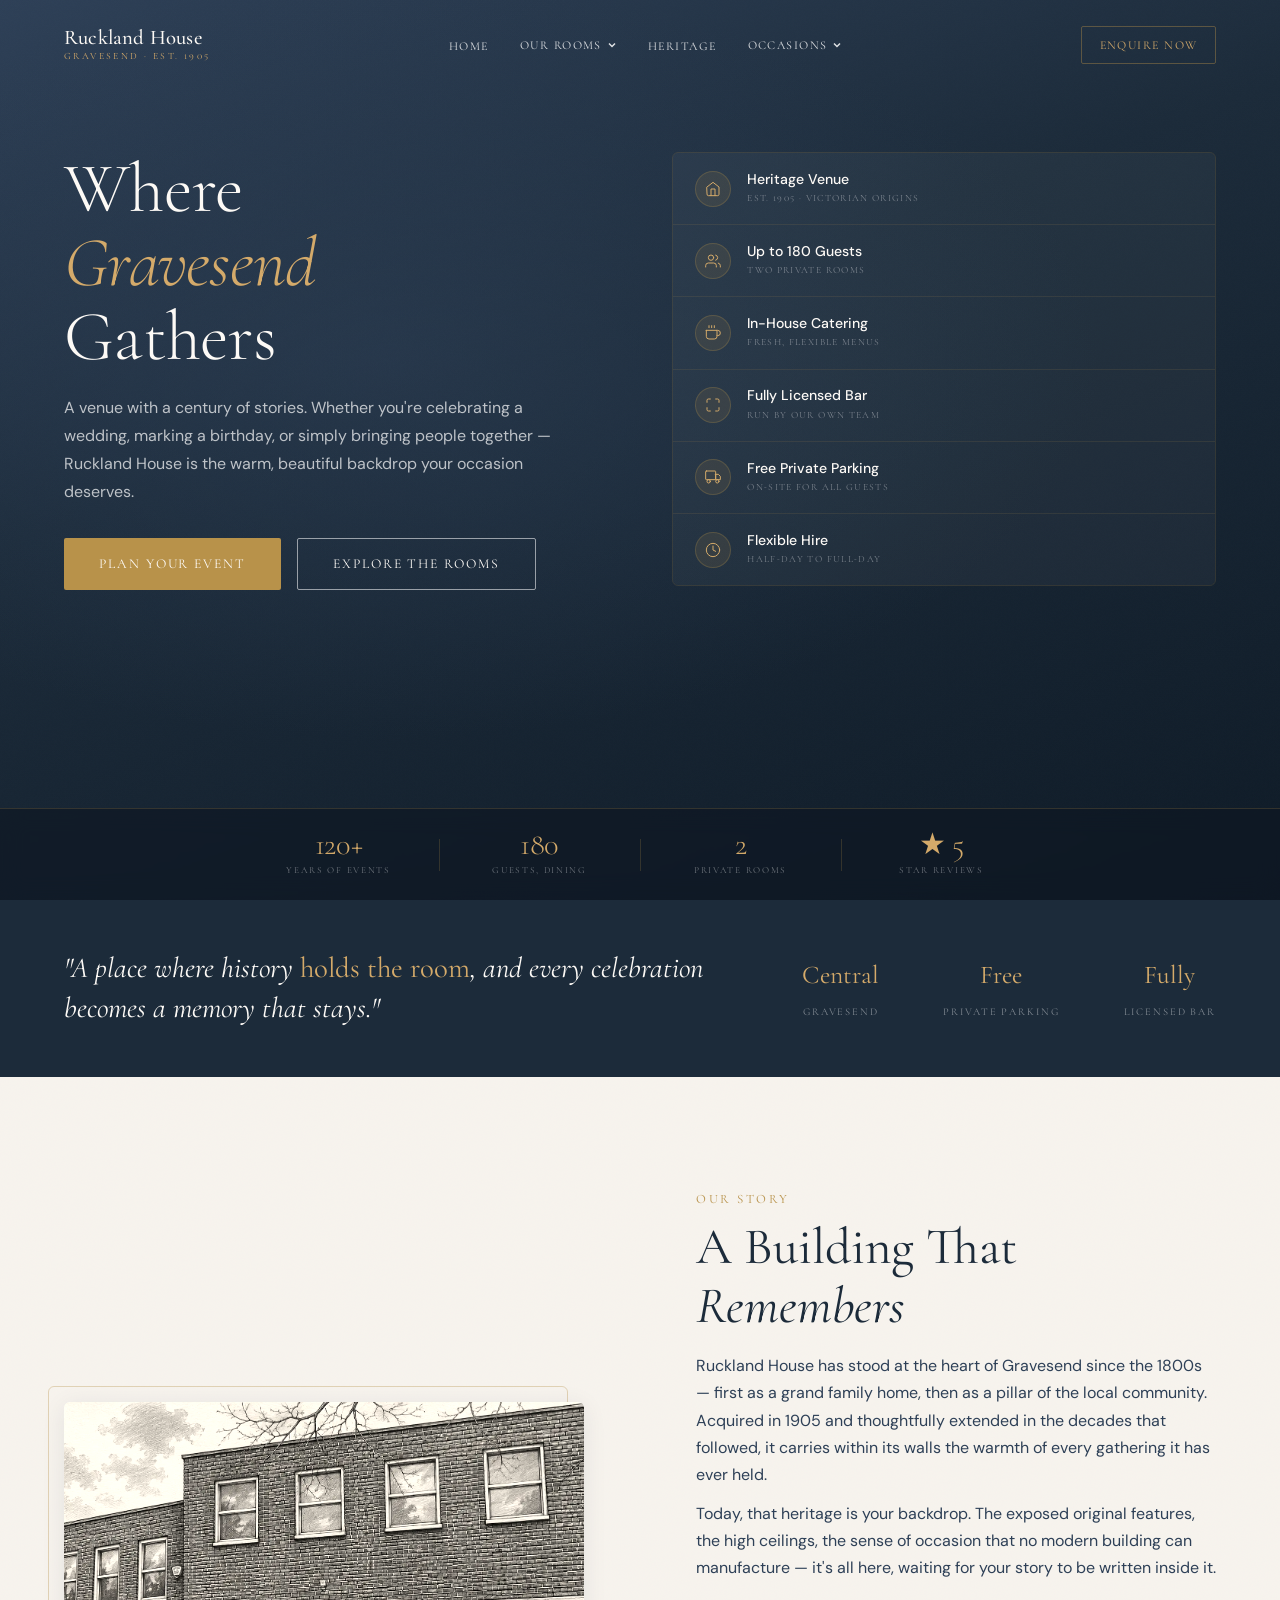
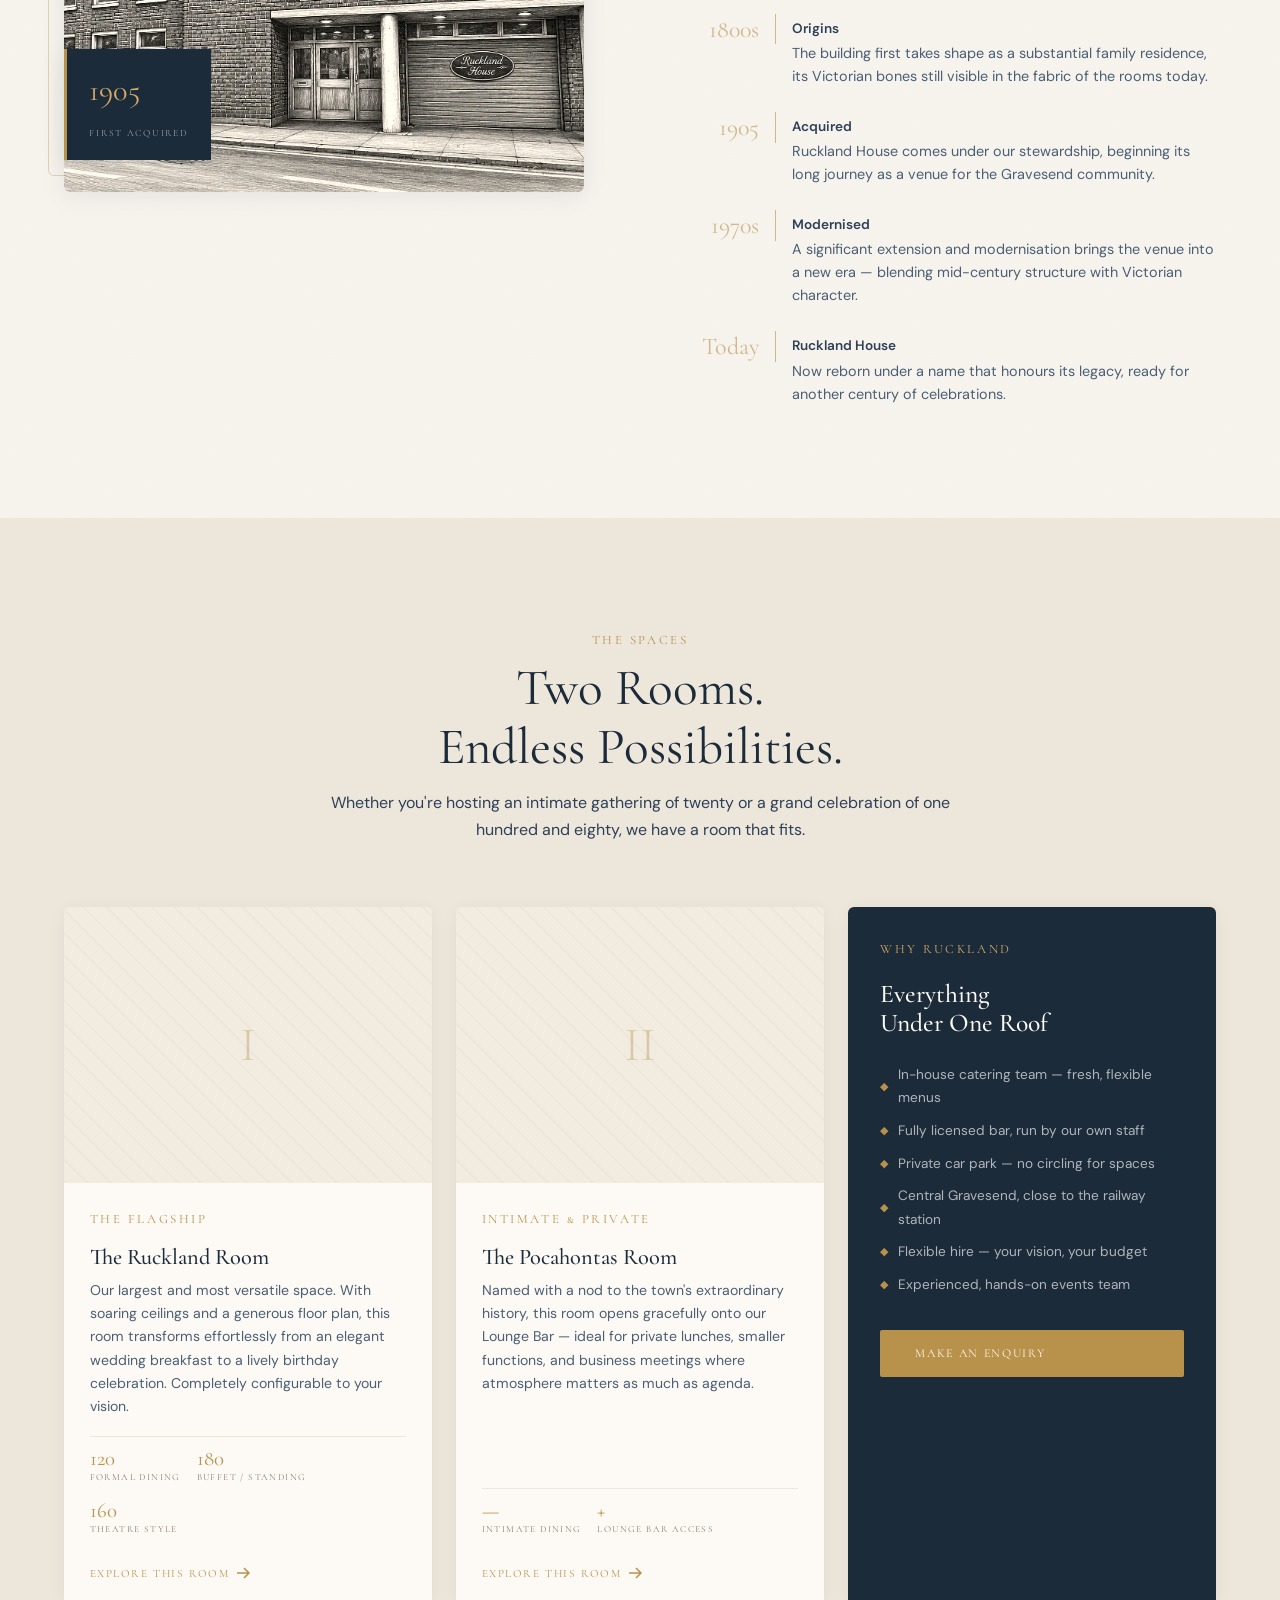
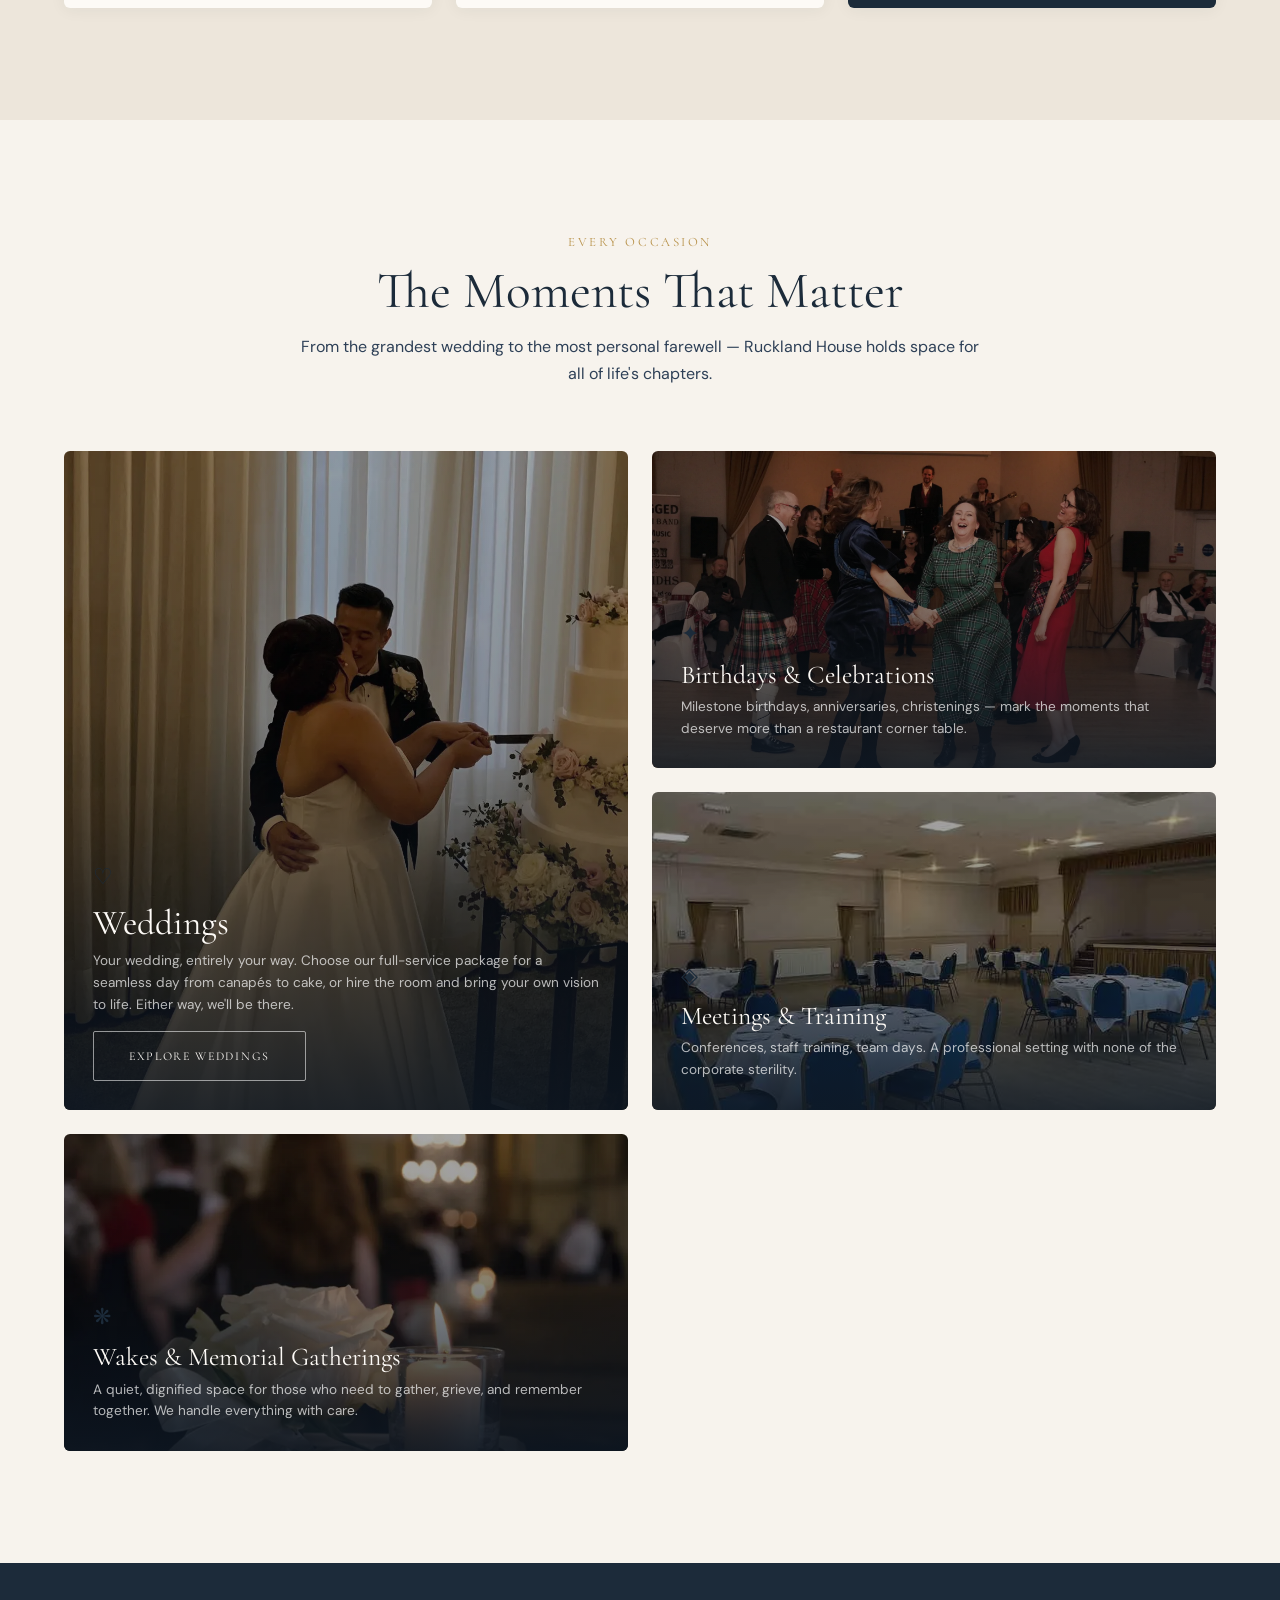
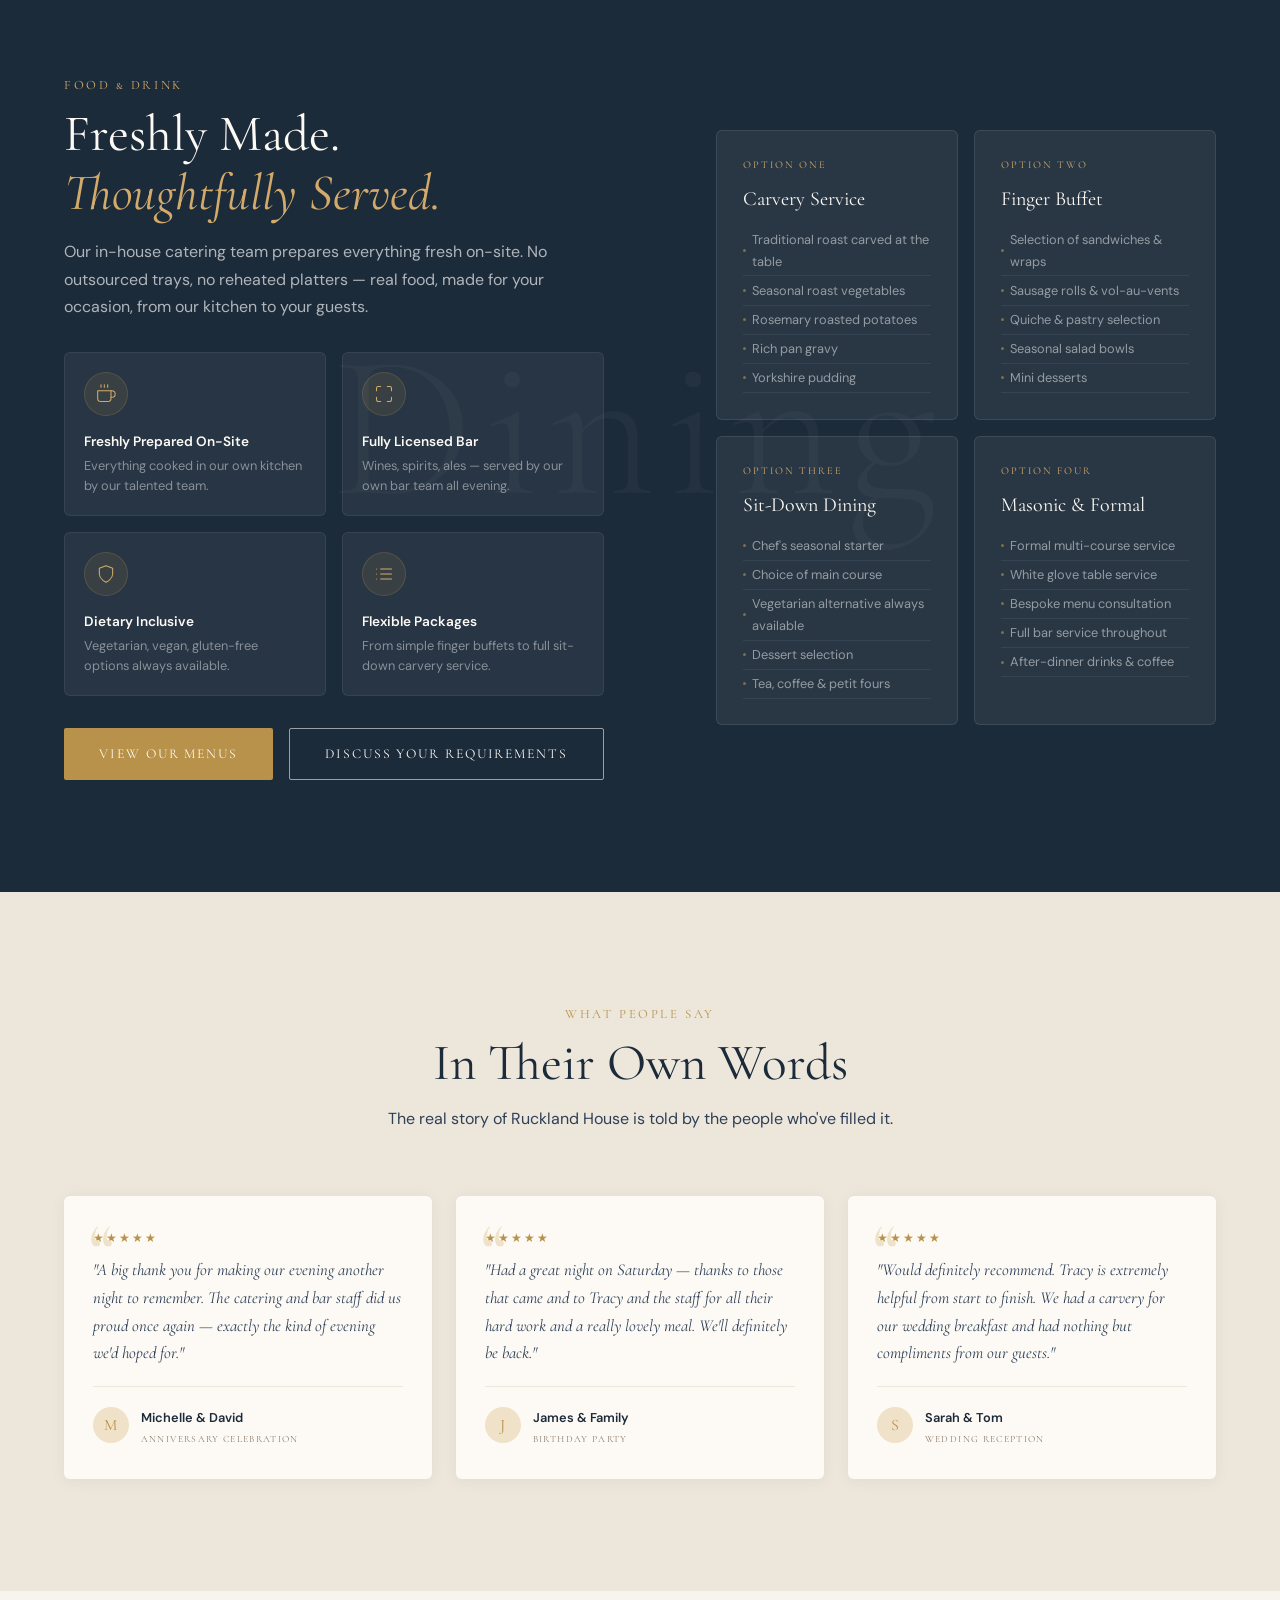
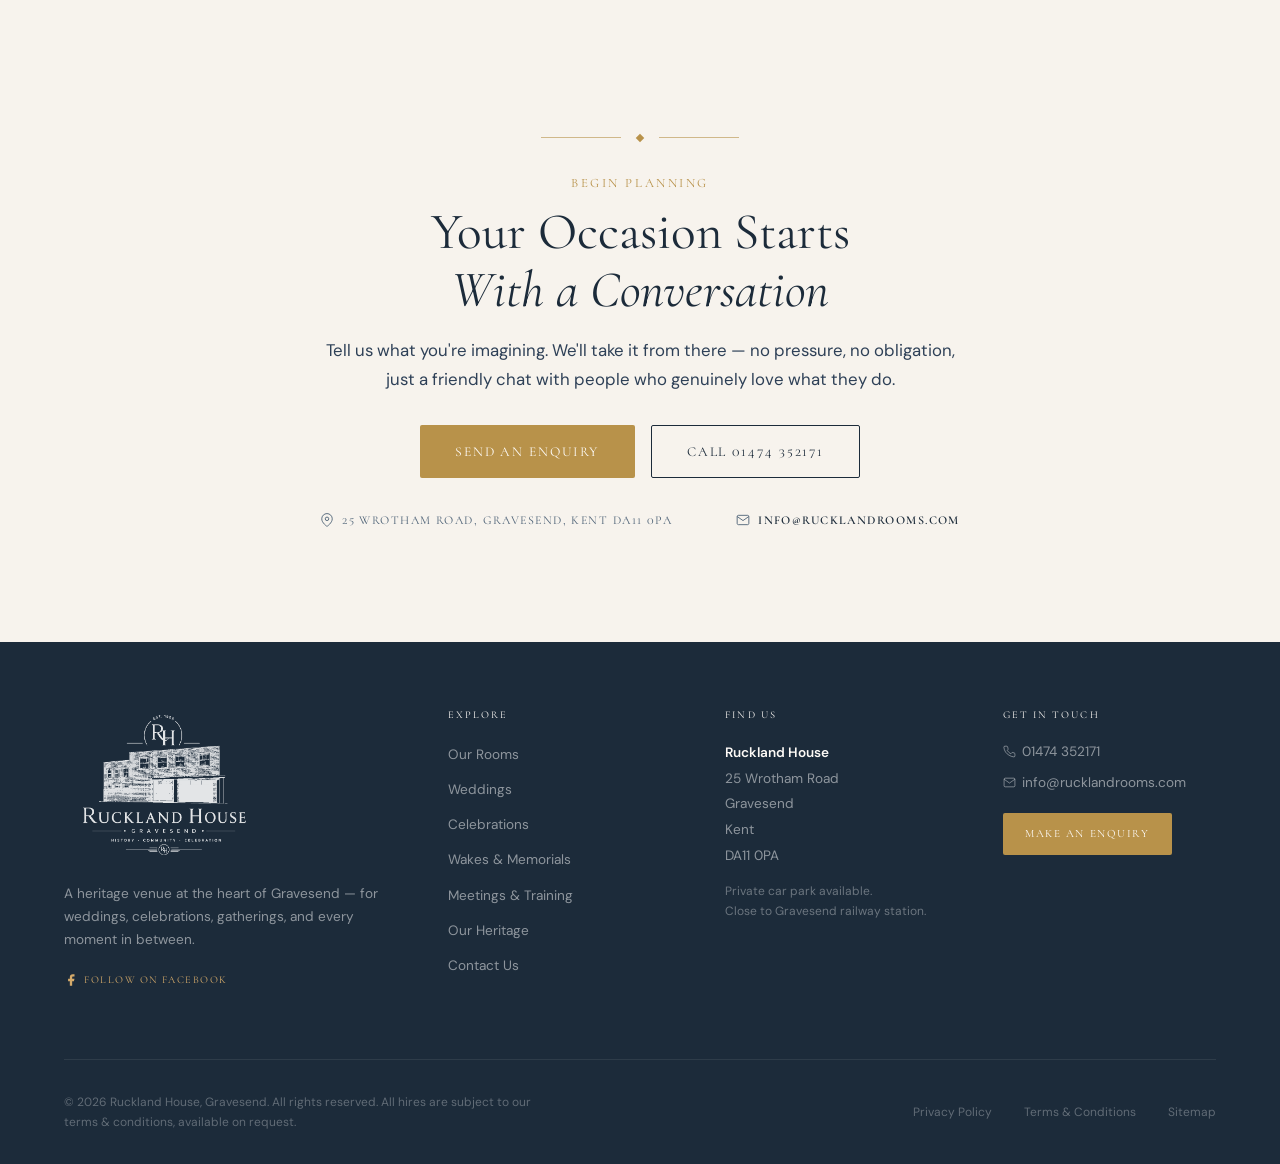
<file: index.html>
<!DOCTYPE html>
<html lang="en">
<head>
  <meta charset="UTF-8" />
  <meta name="viewport" content="width=device-width, initial-scale=1.0" />
  <meta name="description" content="Ruckland House — Gravesend's finest event venue. Weddings, celebrations, meetings and wakes in a historic building Est. 1905. Fully licensed bar, in-house catering. Call 01474 352171." />
  <meta name="keywords" content="function rooms Gravesend, wedding venue Gravesend, event venue Kent, Ruckland House, heritage venue Gravesend" />
  <meta property="og:title" content="Ruckland House — Gravesend" />
  <meta property="og:description" content="Where Gravesend gathers. Heritage venue for weddings, birthdays, and every moment worth celebrating." />
  <meta property="og:type" content="website" />
  <meta property="og:url" content="https://www.rucklandrooms.com" />
  <title>Ruckland House — Gravesend | Est. 1905</title>

  <!-- Google Fonts: Cormorant Garamond (heritage serif) + DM Sans (modernist sans) -->
  <link rel="preconnect" href="https://fonts.googleapis.com" />
  <link rel="preconnect" href="https://fonts.gstatic.com" crossorigin />
  <link href="https://fonts.googleapis.com/css2?family=Cormorant+Garamond:ital,wght@0,300;0,400;0,500;0,600;1,300;1,400;1,500&family=Cormorant+SC:wght@300;400;500&family=DM+Sans:ital,opsz,wght@0,9..40,300;0,9..40,400;0,9..40,500;0,9..40,600;1,9..40,400&display=swap" rel="stylesheet" />

  <link rel="stylesheet" href="style.css" />

  <!-- Favicon placeholder -->
  <link rel="icon" href="images/favicon.ico" type="image/x-icon" />
</head>

<body>

  <!-- ================================================
       HEADER & NAVIGATION
  ================================================ -->
    <header class="site-header" id="site-header">
    <div class="container">
      <nav class="nav" aria-label="Main navigation">
        <a href="index.html" class="nav__brand" aria-label="Ruckland House home">
          <span class="nav__brand-name">Ruckland House</span>
          <span class="nav__brand-sub">Gravesend · Est. 1905</span>
        </a>
        <ul class="nav__links" role="list">
          <li><a href="index.html" class="nav__link" aria-current="page">Home</a></li>
          <li class="nav__dropdown">
            <button class="nav__link nav__dropdown-toggle" aria-expanded="false" aria-haspopup="true">
              Our Rooms
              <svg class="nav__dropdown-caret" width="10" height="10" viewBox="0 0 10 10" fill="none" stroke="currentColor" stroke-width="1.5" aria-hidden="true"><path d="M2 3.5l3 3 3-3"/></svg>
            </button>
            <ul class="nav__dropdown-menu" role="menu">
              <li role="none"><a href="ruckland-room.html" class="nav__dropdown-item" role="menuitem">The Ruckland Room</a></li>
              <li role="none"><a href="pocahontas-room.html" class="nav__dropdown-item" role="menuitem">The Pocahontas Room</a></li>
            </ul>
          </li>
          <li><a href="heritage.html" class="nav__link">Heritage</a></li>
          <li class="nav__dropdown">
            <button class="nav__link nav__dropdown-toggle" aria-expanded="false" aria-haspopup="true">
              Occasions
              <svg class="nav__dropdown-caret" width="10" height="10" viewBox="0 0 10 10" fill="none" stroke="currentColor" stroke-width="1.5" aria-hidden="true"><path d="M2 3.5l3 3 3-3"/></svg>
            </button>
            <ul class="nav__dropdown-menu" role="menu">
              <li role="none"><a href="weddings.html" class="nav__dropdown-item" role="menuitem">Weddings</a></li>
              <li role="none"><a href="occasions.html" class="nav__dropdown-item" role="menuitem">Celebrations</a></li>
              <li role="none"><a href="wakes.html" class="nav__dropdown-item" role="menuitem">Wakes</a></li>
              <li role="none"><a href="meetings.html" class="nav__dropdown-item" role="menuitem">Meetings</a></li>
            </ul>
          </li>
        </ul>
        <a href="#begin-planning" class="nav__cta">Enquire Now</a>
        <button class="nav__toggle" id="nav-toggle" aria-label="Open menu" aria-expanded="false" aria-controls="nav-mobile">
          <span></span><span></span><span></span>
        </button>
      </nav>
    </div>
  </header>

  <!-- Mobile drawer -->
    <nav class="nav__mobile" id="nav-mobile" aria-label="Mobile navigation" aria-hidden="true">
    <button class="nav__mobile-close" id="nav-close" aria-label="Close menu">&times;</button>
    <a href="index.html" class="nav__mobile-link">Home</a>
    <span class="nav__mobile-label">Our Rooms</span>
    <a href="ruckland-room.html" class="nav__mobile-sub-link">The Ruckland Room</a>
    <a href="pocahontas-room.html" class="nav__mobile-sub-link">The Pocahontas Room</a>
    <a href="heritage.html" class="nav__mobile-link">Heritage</a>
    <span class="nav__mobile-label">Occasions</span>
    <a href="weddings.html" class="nav__mobile-sub-link">Weddings</a>
    <a href="occasions.html" class="nav__mobile-sub-link">Celebrations</a>
    <a href="wakes.html" class="nav__mobile-sub-link">Wakes</a>
    <a href="meetings.html" class="nav__mobile-sub-link">Meetings</a>
    <a href="#begin-planning" class="nav__mobile-link text-gold">Enquire Now</a>
  </nav>

  <main>

    <!-- ================================================
         HERO — Left-aligned, two-column
    ================================================ -->
    <section class="hero" aria-label="Welcome to Ruckland House">
      <div class="hero__bg" aria-hidden="true"></div>

      <div class="container hero__inner">

        <!-- Left: main content -->
        <div class="hero__content">
          <h1 class="hero__title">
            Where<br /><em>Gravesend</em><br />Gathers
          </h1>

          <p class="hero__sub">
            A venue with a century of stories. Whether you're celebrating a wedding, 
            marking a birthday, or simply bringing people together — Ruckland House 
            is the warm, beautiful backdrop your occasion deserves.
          </p>

          <div class="hero__actions">
            <a href="contact.html" class="btn btn--primary">Plan Your Event</a>
            <a href="rooms.html" class="btn btn--ghost">Explore the Rooms</a>
          </div>
        </div>

        <!-- Right: feature list -->
        <div class="hero__features" aria-hidden="true">
          <ul class="hero__feat-list">
            <li class="hero__feat-item">
              <span class="hero__feat-icon">
                <svg width="16" height="16" viewBox="0 0 24 24" fill="none" stroke="currentColor" stroke-width="1.5" stroke-linecap="round" stroke-linejoin="round"><path d="M3 9l9-7 9 7v11a2 2 0 0 1-2 2H5a2 2 0 0 1-2-2z"/><polyline points="9 22 9 12 15 12 15 22"/></svg>
              </span>
              <div>
                <span class="hero__feat-title">Heritage Venue</span>
                <span class="hero__feat-sub">Est. 1905 · Victorian origins</span>
              </div>
            </li>
            <li class="hero__feat-item">
              <span class="hero__feat-icon">
                <svg width="16" height="16" viewBox="0 0 24 24" fill="none" stroke="currentColor" stroke-width="1.5" stroke-linecap="round" stroke-linejoin="round"><path d="M17 21v-2a4 4 0 0 0-4-4H5a4 4 0 0 0-4 4v2"/><circle cx="9" cy="7" r="4"/><path d="M23 21v-2a4 4 0 0 0-3-3.87"/><path d="M16 3.13a4 4 0 0 1 0 7.75"/></svg>
              </span>
              <div>
                <span class="hero__feat-title">Up to 180 Guests</span>
                <span class="hero__feat-sub">Two private rooms</span>
              </div>
            </li>
            <li class="hero__feat-item">
              <span class="hero__feat-icon">
                <svg width="16" height="16" viewBox="0 0 24 24" fill="none" stroke="currentColor" stroke-width="1.5" stroke-linecap="round" stroke-linejoin="round"><path d="M18 8h1a4 4 0 0 1 0 8h-1"/><path d="M2 8h16v9a4 4 0 0 1-4 4H6a4 4 0 0 1-4-4V8z"/><line x1="6" y1="1" x2="6" y2="4"/><line x1="10" y1="1" x2="10" y2="4"/><line x1="14" y1="1" x2="14" y2="4"/></svg>
              </span>
              <div>
                <span class="hero__feat-title">In-House Catering</span>
                <span class="hero__feat-sub">Fresh, flexible menus</span>
              </div>
            </li>
            <li class="hero__feat-item">
              <span class="hero__feat-icon">
                <svg width="16" height="16" viewBox="0 0 24 24" fill="none" stroke="currentColor" stroke-width="1.5" stroke-linecap="round" stroke-linejoin="round"><path d="M8 3H5a2 2 0 0 0-2 2v3m18 0V5a2 2 0 0 0-2-2h-3m0 18h3a2 2 0 0 0 2-2v-3M3 16v3a2 2 0 0 0 2 2h3"/></svg>
              </span>
              <div>
                <span class="hero__feat-title">Fully Licensed Bar</span>
                <span class="hero__feat-sub">Run by our own team</span>
              </div>
            </li>
            <li class="hero__feat-item">
              <span class="hero__feat-icon">
                <svg width="16" height="16" viewBox="0 0 24 24" fill="none" stroke="currentColor" stroke-width="1.5" stroke-linecap="round" stroke-linejoin="round"><rect x="1" y="3" width="15" height="13" rx="1"/><path d="M16 8h4l3 3v5h-7V8z"/><circle cx="5.5" cy="18.5" r="2.5"/><circle cx="18.5" cy="18.5" r="2.5"/></svg>
              </span>
              <div>
                <span class="hero__feat-title">Free Private Parking</span>
                <span class="hero__feat-sub">On-site for all guests</span>
              </div>
            </li>
            <li class="hero__feat-item">
              <span class="hero__feat-icon">
                <svg width="16" height="16" viewBox="0 0 24 24" fill="none" stroke="currentColor" stroke-width="1.5" stroke-linecap="round" stroke-linejoin="round"><circle cx="12" cy="12" r="10"/><polyline points="12 6 12 12 16 14"/></svg>
              </span>
              <div>
                <span class="hero__feat-title">Flexible Hire</span>
                <span class="hero__feat-sub">Half-day to full-day</span>
              </div>
            </li>
          </ul>
        </div>

      </div>

      <!-- Stat strip — full width along the bottom -->
      <div class="hero__strip" role="region" aria-label="Venue statistics">
        <div class="hero__strip-inner">
          <div class="hero__strip-item">
            <span class="hero__strip-num">120+</span>
            <span class="hero__strip-lbl">Years of Events</span>
          </div>
          <div class="hero__strip-div" aria-hidden="true"></div>
          <div class="hero__strip-item">
            <span class="hero__strip-num">180</span>
            <span class="hero__strip-lbl">Guests, Dining</span>
          </div>
          <div class="hero__strip-div" aria-hidden="true"></div>
          <div class="hero__strip-item">
            <span class="hero__strip-num">2</span>
            <span class="hero__strip-lbl">Private Rooms</span>
          </div>
          <div class="hero__strip-div" aria-hidden="true"></div>
          <div class="hero__strip-item">
            <span class="hero__strip-num">&#9733;&nbsp;5</span>
            <span class="hero__strip-lbl">Star Reviews</span>
          </div>
        </div>
      </div>

    </section>

    <!-- ================================================
         INTRO STRIP
    ================================================ -->
    <div class="intro-strip">
      <div class="container">
        <div class="intro-strip__inner">
          <p class="intro-strip__text">
            "A place where history <em>holds the room</em>, and every celebration 
            becomes a memory that stays."
          </p>
          <div class="intro-strip__details">
            <div class="intro-strip__item">
              <span class="intro-strip__item-value">Central</span>
              <span class="intro-strip__item-key">Gravesend</span>
            </div>
            <div class="intro-strip__item">
              <span class="intro-strip__item-value">Free</span>
              <span class="intro-strip__item-key">Private Parking</span>
            </div>
            <div class="intro-strip__item">
              <span class="intro-strip__item-value">Fully</span>
              <span class="intro-strip__item-key">Licensed Bar</span>
            </div>
          </div>
        </div>
      </div>
    </div>

    <!-- ================================================
         HERITAGE SECTION
    ================================================ -->
    <section class="heritage" aria-labelledby="heritage-title">
      <div class="container">
        <div class="heritage__inner">

          <!-- Visual side -->
          <div class="heritage__visual reveal">
            <div class="heritage__img-wrap">
              <!--
                REPLACE THIS with a real exterior/historic photo.
                Suggested: a sepia or warm-toned shot of the building facade.
                Dimensions: 800×600px minimum.
              -->
              <img
                src="images/rh22.webp"
                alt="Ruckland House — 25 Wrotham Road, Gravesend"
                width="800"
                height="600"
                loading="lazy"
              />
            </div>
            <div class="heritage__img-frame" aria-hidden="true"></div>
            <div class="heritage__est-badge" aria-label="Acquired by Ruckland House in 1905">
              <strong>1905</strong>
              <span>First Acquired</span>
            </div>
          </div>

          <!-- Content side -->
          <div class="heritage__content reveal reveal--delay-2">
            <span class="label">Our Story</span>
            <h2 id="heritage-title">A Building That<br /><em>Remembers</em></h2>

            <p style="margin-top: 1rem; max-width: none;">
              Ruckland House has stood at the heart of Gravesend since the 1800s — 
              first as a grand family home, then as a pillar of the local community. 
              Acquired in 1905 and thoughtfully extended in the decades that followed, 
              it carries within its walls the warmth of every gathering it has ever held.
            </p>
            <p style="margin-top: 0.75rem; max-width: none;">
              Today, that heritage is your backdrop. The exposed original features, 
              the high ceilings, the sense of occasion that no modern building can 
              manufacture — it's all here, waiting for your story to be written inside it.
            </p>

            <div class="heritage__timeline" style="margin-top: 2rem;">
              <div class="timeline-item">
                <div class="timeline-item__year">1800s</div>
                <div class="timeline-item__text">
                  <strong>Origins</strong>
                  The building first takes shape as a substantial family residence, 
                  its Victorian bones still visible in the fabric of the rooms today.
                </div>
              </div>
              <div class="timeline-item">
                <div class="timeline-item__year">1905</div>
                <div class="timeline-item__text">
                  <strong>Acquired</strong>
                  Ruckland House comes under our stewardship, beginning its long 
                  journey as a venue for the Gravesend community.
                </div>
              </div>
              <div class="timeline-item">
                <div class="timeline-item__year">1970s</div>
                <div class="timeline-item__text">
                  <strong>Modernised</strong>
                  A significant extension and modernisation brings the venue into 
                  a new era — blending mid-century structure with Victorian character.
                </div>
              </div>
              <div class="timeline-item">
                <div class="timeline-item__year">Today</div>
                <div class="timeline-item__text">
                  <strong>Ruckland House</strong>
                  Now reborn under a name that honours its legacy, ready for 
                  another century of celebrations.
                </div>
              </div>
            </div>
          </div>

        </div>
      </div>
    </section>

    <!-- ================================================
         ROOMS / SPACES
    ================================================ -->
    <section class="spaces" aria-labelledby="spaces-title">
      <div class="container">
        <header class="spaces__header reveal">
          <span class="label">The Spaces</span>
          <h2 id="spaces-title">Two Rooms.<br />Endless Possibilities.</h2>
          <p style="margin-inline: auto; margin-top: 0.75rem;">
            Whether you're hosting an intimate gathering of twenty or a grand 
            celebration of one hundred and eighty, we have a room that fits.
          </p>
        </header>

        <div class="spaces__grid">

          <!-- Ruckland Room -->
          <article class="space-card reveal reveal--delay-1">
            <!--
              REPLACE: Interior photo of the main Ruckland Room.
              Suggested: wide-angle shot showing table setup, lighting.
              Dimensions: 800×600px minimum.
            -->
            <div class="space-card__img-placeholder" aria-hidden="true">
              <span>I</span>
            </div>
            <div class="space-card__body">
              <span class="label" style="margin-bottom: 0.2rem;">The Flagship</span>
              <h3 class="space-card__name">The Ruckland Room</h3>
              <p class="space-card__desc">
                Our largest and most versatile space. With soaring ceilings and 
                a generous floor plan, this room transforms effortlessly from an 
                elegant wedding breakfast to a lively birthday celebration. 
                Completely configurable to your vision.
              </p>
              <div class="space-card__cap">
                <div class="cap-item">
                  <span class="cap-item__num">120</span>
                  <span class="cap-item__lbl">Formal Dining</span>
                </div>
                <div class="cap-item">
                  <span class="cap-item__num">180</span>
                  <span class="cap-item__lbl">Buffet / Standing</span>
                </div>
                <div class="cap-item">
                  <span class="cap-item__num">160</span>
                  <span class="cap-item__lbl">Theatre Style</span>
                </div>
              </div>
              <a href="ruckland-room.html" class="space-card__link">
                Explore this room
                <svg width="14" height="14" viewBox="0 0 14 14" fill="none" stroke="currentColor" stroke-width="1.5" aria-hidden="true">
                  <path d="M1 7h12M8 2l5 5-5 5"/>
                </svg>
              </a>
            </div>
          </article>

          <!-- Pocahontas Room -->
          <article class="space-card reveal reveal--delay-2">
            <div class="space-card__img-placeholder" aria-hidden="true">
              <span>II</span>
            </div>
            <div class="space-card__body">
              <span class="label" style="margin-bottom: 0.2rem;">Intimate & Private</span>
              <h3 class="space-card__name">The Pocahontas Room</h3>
              <p class="space-card__desc">
                Named with a nod to the town's extraordinary history, this room 
                opens gracefully onto our Lounge Bar — ideal for private lunches, 
                smaller functions, and business meetings where atmosphere matters 
                as much as agenda.
              </p>
              <div class="space-card__cap">
                <div class="cap-item">
                  <span class="cap-item__num">—</span>
                  <span class="cap-item__lbl">Intimate Dining</span>
                </div>
                <div class="cap-item">
                  <span class="cap-item__num">+</span>
                  <span class="cap-item__lbl">Lounge Bar Access</span>
                </div>
              </div>
              <a href="pocahontas-room.html" class="space-card__link">
                Explore this room
                <svg width="14" height="14" viewBox="0 0 14 14" fill="none" stroke="currentColor" stroke-width="1.5" aria-hidden="true">
                  <path d="M1 7h12M8 2l5 5-5 5"/>
                </svg>
              </a>
            </div>
          </article>

          <!-- Venue overview card -->
          <article class="space-card reveal reveal--delay-3" style="background: var(--navy); color: var(--white);">
            <div class="space-card__body" style="padding: 2rem;">
              <span class="label" style="color: var(--gold-light);">Why Ruckland</span>
              <h3 class="space-card__name" style="color: var(--white); font-size: 1.6rem;">Everything<br />Under One Roof</h3>
              <ul style="margin-top: 1rem; display: flex; flex-direction: column; gap: 0.6rem;">
                <li style="display:flex; align-items:center; gap:0.6rem; font-size:0.85rem; color:rgba(255,255,255,0.65);">
                  <span style="color:var(--gold); font-size:0.7rem;">◆</span> In-house catering team — fresh, flexible menus
                </li>
                <li style="display:flex; align-items:center; gap:0.6rem; font-size:0.85rem; color:rgba(255,255,255,0.65);">
                  <span style="color:var(--gold); font-size:0.7rem;">◆</span> Fully licensed bar, run by our own staff
                </li>
                <li style="display:flex; align-items:center; gap:0.6rem; font-size:0.85rem; color:rgba(255,255,255,0.65);">
                  <span style="color:var(--gold); font-size:0.7rem;">◆</span> Private car park — no circling for spaces
                </li>
                <li style="display:flex; align-items:center; gap:0.6rem; font-size:0.85rem; color:rgba(255,255,255,0.65);">
                  <span style="color:var(--gold); font-size:0.7rem;">◆</span> Central Gravesend, close to the railway station
                </li>
                <li style="display:flex; align-items:center; gap:0.6rem; font-size:0.85rem; color:rgba(255,255,255,0.65);">
                  <span style="color:var(--gold); font-size:0.7rem;">◆</span> Flexible hire — your vision, your budget
                </li>
                <li style="display:flex; align-items:center; gap:0.6rem; font-size:0.85rem; color:rgba(255,255,255,0.65);">
                  <span style="color:var(--gold); font-size:0.7rem;">◆</span> Experienced, hands-on events team
                </li>
              </ul>
              <a href="contact.html" class="btn btn--primary" style="margin-top: 1.5rem; font-size: 0.75rem;">Make an Enquiry</a>
            </div>
          </article>

        </div>
      </div>
    </section>

    <!-- ================================================
         OCCASIONS
    ================================================ -->
    <section class="occasions" aria-labelledby="occasions-title">
      <div class="container">
        <header class="occasions__header reveal">
          <span class="label">Every Occasion</span>
          <h2 id="occasions-title">The Moments That Matter</h2>
          <p style="margin-inline: auto; margin-top: 0.75rem;">
            From the grandest wedding to the most personal farewell — 
            Ruckland House holds space for all of life's chapters.
          </p>
        </header>

        <div class="occasions__grid">

          <article class="occasion-card occasion-card--large occasion-card--wedding reveal" aria-label="Weddings">
            <div class="occasion-card__bg" style="background-image:url('images/rh27.webp');" role="img" aria-label="Elegant wedding reception setup"></div>
            <div class="occasion-card__content">
              <span class="occasion-card__icon" aria-hidden="true">♡</span>
              <h3 class="occasion-card__title">Weddings</h3>
              <p class="occasion-card__desc">
                Your wedding, entirely your way. Choose our full-service package 
                for a seamless day from canapés to cake, or hire the room 
                and bring your own vision to life. Either way, we'll be there.
              </p>
              <a href="weddings.html" class="btn btn--ghost" style="margin-top: 1rem; font-size: 0.75rem;">
                Explore Weddings
              </a>
            </div>
          </article>

          <article class="occasion-card occasion-card--birthday reveal reveal--delay-1" aria-label="Birthdays and celebrations">
            <div class="occasion-card__bg" style="background-image:url('images/rh24.webp');" role="img" aria-label="Birthday celebration gathering"></div>
            <div class="occasion-card__content">
              <span class="occasion-card__icon" aria-hidden="true">✦</span>
              <h3 class="occasion-card__title">Birthdays &amp; Celebrations</h3>
              <p class="occasion-card__desc">
                Milestone birthdays, anniversaries, christenings — mark the 
                moments that deserve more than a restaurant corner table.
              </p>
            </div>
          </article>

          <article class="occasion-card occasion-card--meetings reveal reveal--delay-2" aria-label="Meetings and conferences">
            <div class="occasion-card__bg" style="background-image:url('images/rh30.webp');" role="img" aria-label="Professional meeting setup"></div>
            <div class="occasion-card__content">
              <span class="occasion-card__icon" aria-hidden="true">◈</span>
              <h3 class="occasion-card__title">Meetings &amp; Training</h3>
              <p class="occasion-card__desc">
                Conferences, staff training, team days. A professional 
                setting with none of the corporate sterility.
              </p>
            </div>
          </article>

          <article class="occasion-card occasion-card--wakes reveal reveal--delay-3" aria-label="Funeral receptions">
            <div class="occasion-card__bg" style="background-image:url('images/rh31.webp');" role="img" aria-label="Quiet, comfortable gathering space"></div>
            <div class="occasion-card__content">
              <span class="occasion-card__icon" aria-hidden="true">❋</span>
              <h3 class="occasion-card__title">Wakes &amp; Memorial Gatherings</h3>
              <p class="occasion-card__desc">
                A quiet, dignified space for those who need to gather, 
                grieve, and remember together. We handle everything with care.
              </p>
            </div>
          </article>

        </div>
      </div>
    </section>

    <!-- ================================================
         FOOD & DRINK
    ================================================ -->
    <section class="catering" aria-labelledby="catering-title">
      <div class="container">
        <div class="catering__inner">

          <div>
            <span class="label catering__label">Food &amp; Drink</span>
            <h2 class="catering__title" id="catering-title">Freshly Made.<br /><em style="color:var(--gold-light); font-style:italic;">Thoughtfully Served.</em></h2>
            <p class="catering__intro">
              Our in-house catering team prepares everything fresh on-site. 
              No outsourced trays, no reheated platters — real food, made 
              for your occasion, from our kitchen to your guests.
            </p>

            <div class="catering__features">
              <div class="catering-feat">
                <span class="catering-feat__icon" aria-hidden="true">
                  <svg width="20" height="20" viewBox="0 0 24 24" fill="none" stroke="currentColor" stroke-width="1.25" stroke-linecap="round" stroke-linejoin="round"><path d="M18 8h1a4 4 0 0 1 0 8h-1"/><path d="M2 8h16v9a4 4 0 0 1-4 4H6a4 4 0 0 1-4-4V8z"/><line x1="6" y1="1" x2="6" y2="4"/><line x1="10" y1="1" x2="10" y2="4"/><line x1="14" y1="1" x2="14" y2="4"/></svg>
                </span>
                <div class="catering-feat__title">Freshly Prepared On-Site</div>
                <p class="catering-feat__text">Everything cooked in our own kitchen by our talented team.</p>
              </div>
              <div class="catering-feat">
                <span class="catering-feat__icon" aria-hidden="true">
                  <svg width="20" height="20" viewBox="0 0 24 24" fill="none" stroke="currentColor" stroke-width="1.25" stroke-linecap="round" stroke-linejoin="round"><path d="M8 3H5a2 2 0 0 0-2 2v3m18 0V5a2 2 0 0 0-2-2h-3m0 18h3a2 2 0 0 0 2-2v-3M3 16v3a2 2 0 0 0 2 2h3"/></svg>
                </span>
                <div class="catering-feat__title">Fully Licensed Bar</div>
                <p class="catering-feat__text">Wines, spirits, ales — served by our own bar team all evening.</p>
              </div>
              <div class="catering-feat">
                <span class="catering-feat__icon" aria-hidden="true">
                  <svg width="20" height="20" viewBox="0 0 24 24" fill="none" stroke="currentColor" stroke-width="1.25" stroke-linecap="round" stroke-linejoin="round"><path d="M12 22s8-4 8-10V5l-8-3-8 3v7c0 6 8 10 8 10z"/></svg>
                </span>
                <div class="catering-feat__title">Dietary Inclusive</div>
                <p class="catering-feat__text">Vegetarian, vegan, gluten-free options always available.</p>
              </div>
              <div class="catering-feat">
                <span class="catering-feat__icon" aria-hidden="true">
                  <svg width="20" height="20" viewBox="0 0 24 24" fill="none" stroke="currentColor" stroke-width="1.25" stroke-linecap="round" stroke-linejoin="round"><line x1="8" y1="6" x2="21" y2="6"/><line x1="8" y1="12" x2="21" y2="12"/><line x1="8" y1="18" x2="21" y2="18"/><line x1="3" y1="6" x2="3.01" y2="6"/><line x1="3" y1="12" x2="3.01" y2="12"/><line x1="3" y1="18" x2="3.01" y2="18"/></svg>
                </span>
                <div class="catering-feat__title">Flexible Packages</div>
                <p class="catering-feat__text">From simple finger buffets to full sit-down carvery service.</p>
              </div>
            </div>

            <div class="catering__actions">
              <a href="menus.html" class="btn btn--primary">View Our Menus</a>
              <a href="contact.html" class="btn btn--ghost">Discuss Your Requirements</a>
            </div>
          </div>

          <!-- Sample menu cards -->
          <div class="catering__menu-cols">

            <div class="menu-card">
              <span class="menu-card__type">Option One</span>
              <div class="menu-card__name">Carvery Service</div>
              <ul class="menu-card__items">
                <li>Traditional roast carved at the table</li>
                <li>Seasonal roast vegetables</li>
                <li>Rosemary roasted potatoes</li>
                <li>Rich pan gravy</li>
                <li>Yorkshire pudding</li>
              </ul>
            </div>

            <div class="menu-card">
              <span class="menu-card__type">Option Two</span>
              <div class="menu-card__name">Finger Buffet</div>
              <ul class="menu-card__items">
                <li>Selection of sandwiches &amp; wraps</li>
                <li>Sausage rolls &amp; vol-au-vents</li>
                <li>Quiche &amp; pastry selection</li>
                <li>Seasonal salad bowls</li>
                <li>Mini desserts</li>
              </ul>
            </div>

            <div class="menu-card">
              <span class="menu-card__type">Option Three</span>
              <div class="menu-card__name">Sit-Down Dining</div>
              <ul class="menu-card__items">
                <li>Chef's seasonal starter</li>
                <li>Choice of main course</li>
                <li>Vegetarian alternative always available</li>
                <li>Dessert selection</li>
                <li>Tea, coffee &amp; petit fours</li>
              </ul>
            </div>

            <div class="menu-card">
              <span class="menu-card__type">Option Four</span>
              <div class="menu-card__name">Masonic &amp; Formal</div>
              <ul class="menu-card__items">
                <li>Formal multi-course service</li>
                <li>White glove table service</li>
                <li>Bespoke menu consultation</li>
                <li>Full bar service throughout</li>
                <li>After-dinner drinks &amp; coffee</li>
              </ul>
            </div>

          </div>
        </div>
      </div>
    </section>

    <!-- ================================================
         TESTIMONIALS
    ================================================ -->
    <section class="testimonials" aria-labelledby="testimonials-title">
      <div class="container">
        <header class="testimonials__header reveal">
          <span class="label">What People Say</span>
          <h2 id="testimonials-title">In Their Own Words</h2>
          <p style="margin-inline: auto; margin-top: 0.75rem;">
            The real story of Ruckland House is told by the people who've filled it.
          </p>
        </header>

        <div class="testimonials__grid">

          <article class="testimonial-card reveal reveal--delay-1">
            <div class="testimonial-card__stars" aria-label="5 stars">★★★★★</div>
            <p class="testimonial-card__text">
              "A big thank you for making our evening another night to remember. 
              The catering and bar staff did us proud once again — exactly 
              the kind of evening we'd hoped for."
            </p>
            <div class="testimonial-card__author">
              <div class="testimonial-card__avatar" aria-hidden="true">M</div>
              <div>
                <span class="testimonial-card__name">Michelle & David</span>
                <span class="testimonial-card__occasion">Anniversary Celebration</span>
              </div>
            </div>
          </article>

          <article class="testimonial-card reveal reveal--delay-2">
            <div class="testimonial-card__stars" aria-label="5 stars">★★★★★</div>
            <p class="testimonial-card__text">
              "Had a great night on Saturday — thanks to those that came and 
              to Tracy and the staff for all their hard work and a really 
              lovely meal. We'll definitely be back."
            </p>
            <div class="testimonial-card__author">
              <div class="testimonial-card__avatar" aria-hidden="true">J</div>
              <div>
                <span class="testimonial-card__name">James & Family</span>
                <span class="testimonial-card__occasion">Birthday Party</span>
              </div>
            </div>
          </article>

          <article class="testimonial-card reveal reveal--delay-3">
            <div class="testimonial-card__stars" aria-label="5 stars">★★★★★</div>
            <p class="testimonial-card__text">
              "Would definitely recommend. Tracy is extremely helpful from 
              start to finish. We had a carvery for our wedding breakfast 
              and had nothing but compliments from our guests."
            </p>
            <div class="testimonial-card__author">
              <div class="testimonial-card__avatar" aria-hidden="true">S</div>
              <div>
                <span class="testimonial-card__name">Sarah & Tom</span>
                <span class="testimonial-card__occasion">Wedding Reception</span>
              </div>
            </div>
          </article>

        </div>
      </div>
    </section>

    <!-- ================================================
         CTA BAND
    ================================================ -->
    <section class="cta-band" id="begin-planning" aria-labelledby="cta-title">
      <div class="container">
        <div class="cta-band__inner reveal">
          <div class="rule"><div class="rule__diamond"></div></div>
          <span class="label">Begin Planning</span>
          <h2 class="cta-band__title" id="cta-title">Your Occasion Starts<br /><em>With a Conversation</em></h2>
          <p class="cta-band__sub">
            Tell us what you're imagining. We'll take it from there — no pressure, 
            no obligation, just a friendly chat with people who genuinely love what they do.
          </p>
          <div class="cta-band__actions">
            <a href="contact.html" class="btn btn--primary">Send an Enquiry</a>
            <a href="tel:014743521710" class="btn btn--outline">Call 01474 352171</a>
          </div>
          <div class="cta-band__contact">
            <div class="cta-band__contact-item">
              <svg width="14" height="14" viewBox="0 0 24 24" fill="none" stroke="currentColor" stroke-width="1.5" aria-hidden="true"><path d="M21 10c0 7-9 13-9 13s-9-6-9-13a9 9 0 0 1 18 0z"/><circle cx="12" cy="10" r="3"/></svg>
              <span>25 Wrotham Road, Gravesend, Kent DA11 0PA</span>
            </div>
            <div class="cta-band__contact-item">
              <svg width="14" height="14" viewBox="0 0 24 24" fill="none" stroke="currentColor" stroke-width="1.5" aria-hidden="true"><path d="M4 4h16c1.1 0 2 .9 2 2v12c0 1.1-.9 2-2 2H4c-1.1 0-2-.9-2-2V6c0-1.1.9-2 2-2z"/><polyline points="22,6 12,13 2,6"/></svg>
              <a href="mailto:info@rucklandrooms.com">info@rucklandrooms.com</a>
            </div>
          </div>
        </div>
      </div>
    </section>

  </main>

  <!-- ================================================
       FOOTER
  ================================================ -->
  <footer class="site-footer" role="contentinfo">
    <div class="container">
      <div class="footer__inner">

        <!-- Brand column -->
        <div>
                    <div class="footer__logo-wrap">
            <img
              src="images/logo-white.webp"
              alt="Ruckland House — Gravesend, Est. 1905"
              class="footer__logo"
              width="200"
              loading="lazy"
            />
          </div>
          <p class="footer__tagline">
            A heritage venue at the heart of Gravesend — for weddings, 
            celebrations, gatherings, and every moment in between.
          </p>
          <div class="footer__social">
            <a href="https://www.facebook.com/Ruckland-House-2132019600415374/" target="_blank" rel="noopener noreferrer" aria-label="Follow Ruckland House on Facebook">
              <svg width="14" height="14" viewBox="0 0 24 24" fill="currentColor" aria-hidden="true"><path d="M18 2h-3a5 5 0 0 0-5 5v3H7v4h3v8h4v-8h3l1-4h-4V7a1 1 0 0 1 1-1h3z"/></svg>
              Follow on Facebook
            </a>
          </div>
        </div>

        <!-- Quick links -->
                <nav aria-label="Footer navigation">
          <span class="footer__col-title">Explore</span>
          <ul class="footer__nav">
            <li><a href="rooms.html">Our Rooms</a></li>
            <li><a href="weddings.html">Weddings</a></li>
            <li><a href="occasions.html">Celebrations</a></li>
            <li><a href="wakes.html">Wakes &amp; Memorials</a></li>
            <li><a href="meetings.html">Meetings &amp; Training</a></li>
            <li><a href="heritage.html">Our Heritage</a></li>
            <li><a href="contact.html">Contact Us</a></li>
          </ul>
        </nav>

        <!-- Address -->
        <div>
          <span class="footer__col-title">Find Us</span>
          <address class="footer__address">
            <strong>Ruckland House</strong><br />
            25 Wrotham Road<br />
            Gravesend<br />
            Kent<br />
            DA11 0PA
          </address>
          <p style="margin-top: 0.75rem; font-size: 0.75rem; color: rgba(255,255,255,0.35); max-width: none;">
            Private car park available.<br />
            Close to Gravesend railway station.
          </p>
        </div>

        <!-- Contact -->
        <div>
          <span class="footer__col-title">Get in Touch</span>
          <a href="tel:014743521710" class="footer__contact-link">
            <svg width="13" height="13" viewBox="0 0 24 24" fill="none" stroke="currentColor" stroke-width="1.5" aria-hidden="true"><path d="M22 16.92v3a2 2 0 0 1-2.18 2 19.79 19.79 0 0 1-8.63-3.07A19.5 19.5 0 0 1 4.69 13a19.79 19.79 0 0 1-3.07-8.67A2 2 0 0 1 3.6 2.18h3a2 2 0 0 1 2 1.72c.127.96.361 1.903.7 2.81a2 2 0 0 1-.45 2.11L7.91 9.91a16 16 0 0 0 6.29 6.29l1.79-1.79a2 2 0 0 1 2.11-.45c.907.339 1.85.573 2.81.7A2 2 0 0 1 22 16.92z"/></svg>
            01474 352171
          </a>
          <a href="mailto:info@rucklandrooms.com" class="footer__contact-link">
            <svg width="13" height="13" viewBox="0 0 24 24" fill="none" stroke="currentColor" stroke-width="1.5" aria-hidden="true"><path d="M4 4h16c1.1 0 2 .9 2 2v12c0 1.1-.9 2-2 2H4c-1.1 0-2-.9-2-2V6c0-1.1.9-2 2-2z"/><polyline points="22,6 12,13 2,6"/></svg>
            info@rucklandrooms.com
          </a>
          <div style="margin-top: 1.2rem;">
            <a href="contact.html" class="btn btn--primary" style="font-size: 0.7rem; padding: 0.7rem 1.4rem;">
              Make an Enquiry
            </a>
          </div>
        </div>

      </div>

      <div class="footer__bottom">
        <p class="footer__copy">
          &copy; <script>document.write(new Date().getFullYear())</script> Ruckland House, Gravesend. All rights reserved. 
          All hires are subject to our terms &amp; conditions, available on request.
        </p>
        <nav class="footer__legal" aria-label="Legal navigation">
          <a href="privacy.html">Privacy Policy</a>
          <a href="terms.html">Terms &amp; Conditions</a>
          <a href="sitemap.html">Sitemap</a>
        </nav>
      </div>
    </div>
  </footer>

  <!-- ================================================
       JAVASCRIPT — Minimal vanilla JS
  ================================================ -->
  <script>
    // --- Sticky header ---
    const header = document.getElementById('site-header');
    window.addEventListener('scroll', () => {
      header.classList.toggle('scrolled', window.scrollY > 60);
    }, { passive: true });

    // --- Mobile nav toggle ---
    const toggle    = document.getElementById('nav-toggle');
    const mobileNav = document.getElementById('nav-mobile');
    const closeBtn  = document.getElementById('nav-close');

    function openNav() {
      toggle.classList.add('open');
      mobileNav.classList.add('open');
      mobileNav.setAttribute('aria-hidden', 'false');
      toggle.setAttribute('aria-expanded', 'true');
      document.body.style.overflow = 'hidden';
    }
    function closeNav() {
      toggle.classList.remove('open');
      mobileNav.classList.remove('open');
      mobileNav.setAttribute('aria-hidden', 'true');
      toggle.setAttribute('aria-expanded', 'false');
      document.body.style.overflow = '';
    }

    toggle.addEventListener('click', () => {
      mobileNav.classList.contains('open') ? closeNav() : openNav();
    });
    closeBtn.addEventListener('click', closeNav);
    document.addEventListener('keydown', e => { if (e.key === 'Escape') closeNav(); });

    // Close on mobile link click
    document.querySelectorAll('.nav__mobile-link').forEach(link => {
      link.addEventListener('click', closeNav);
    });

    // --- Scroll reveal ---
    const revealEls = document.querySelectorAll('.reveal');
    const observer = new IntersectionObserver((entries) => {
      entries.forEach(entry => {
        if (entry.isIntersecting) {
          entry.target.classList.add('visible');
          observer.unobserve(entry.target);
        }
      });
    }, { threshold: 0.12, rootMargin: '0px 0px -40px 0px' });

    revealEls.forEach(el => observer.observe(el));
  </script>

</body>
</html>
</file>
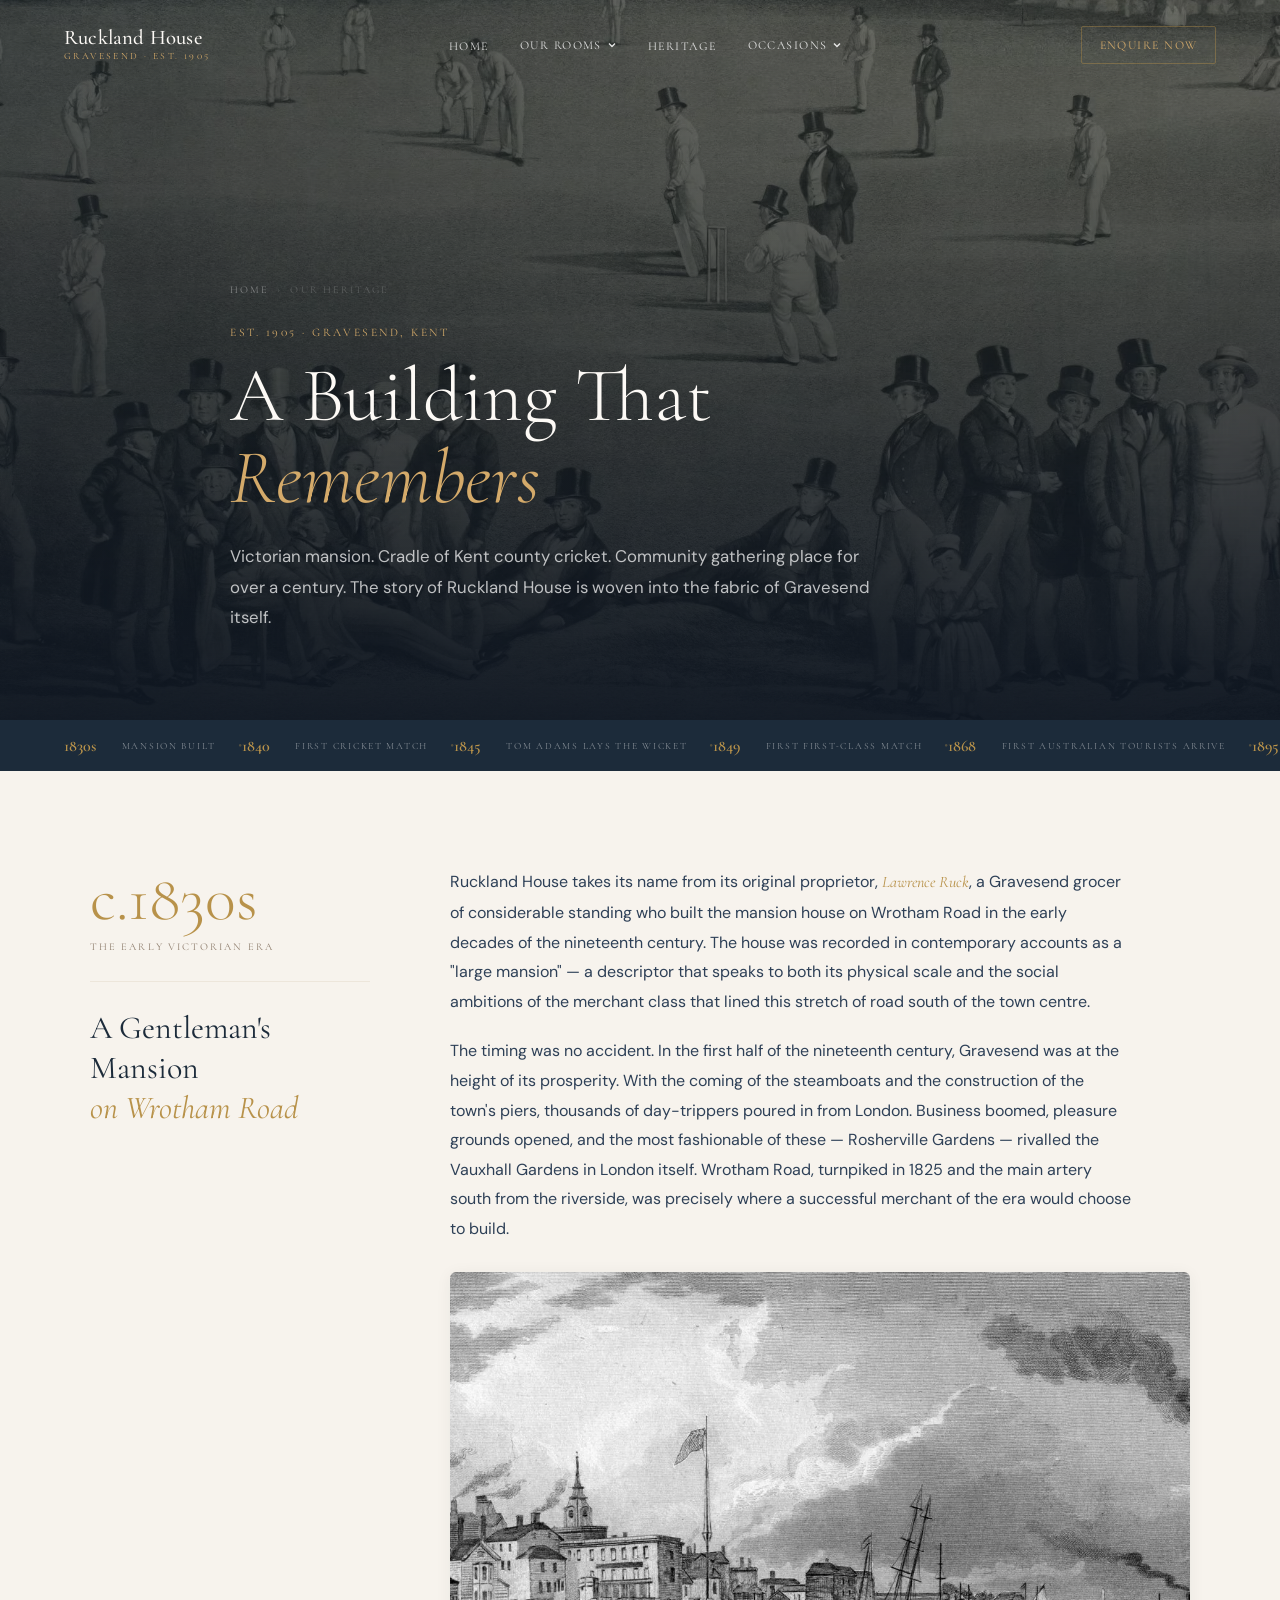
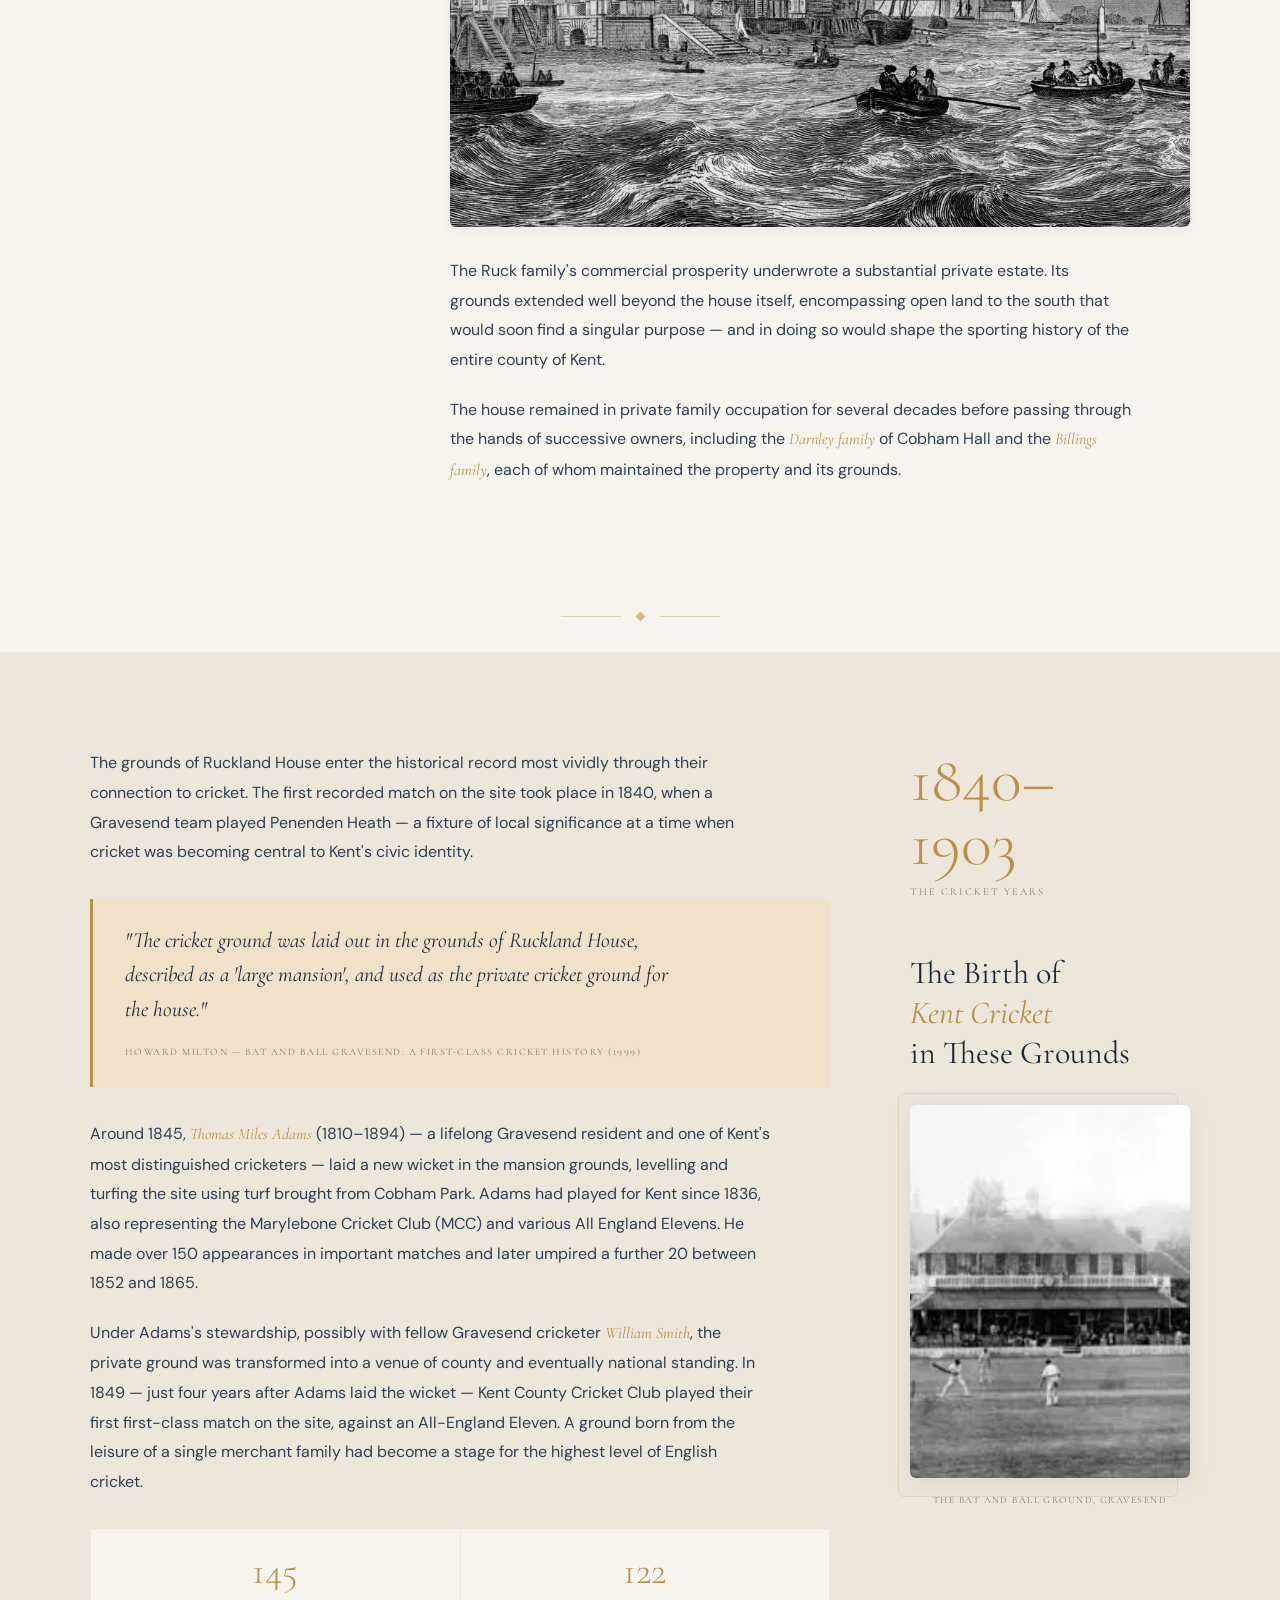
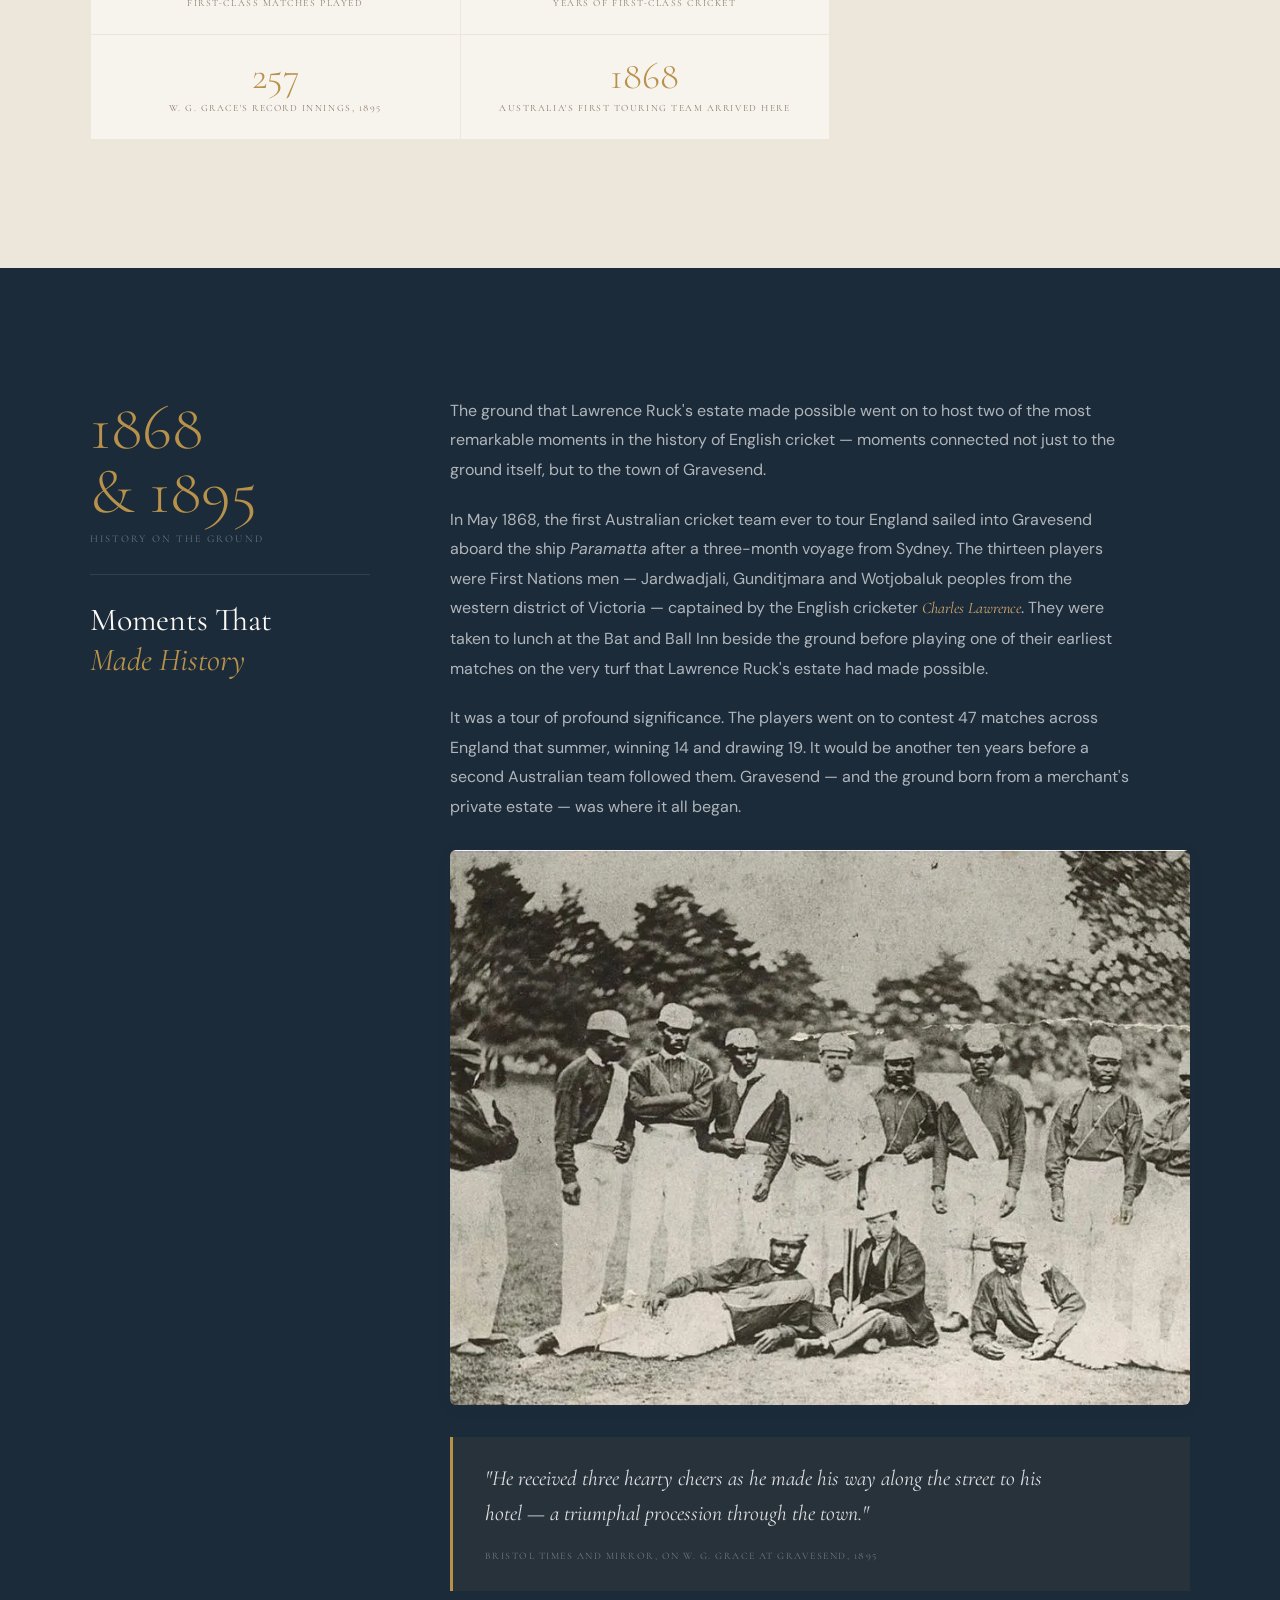
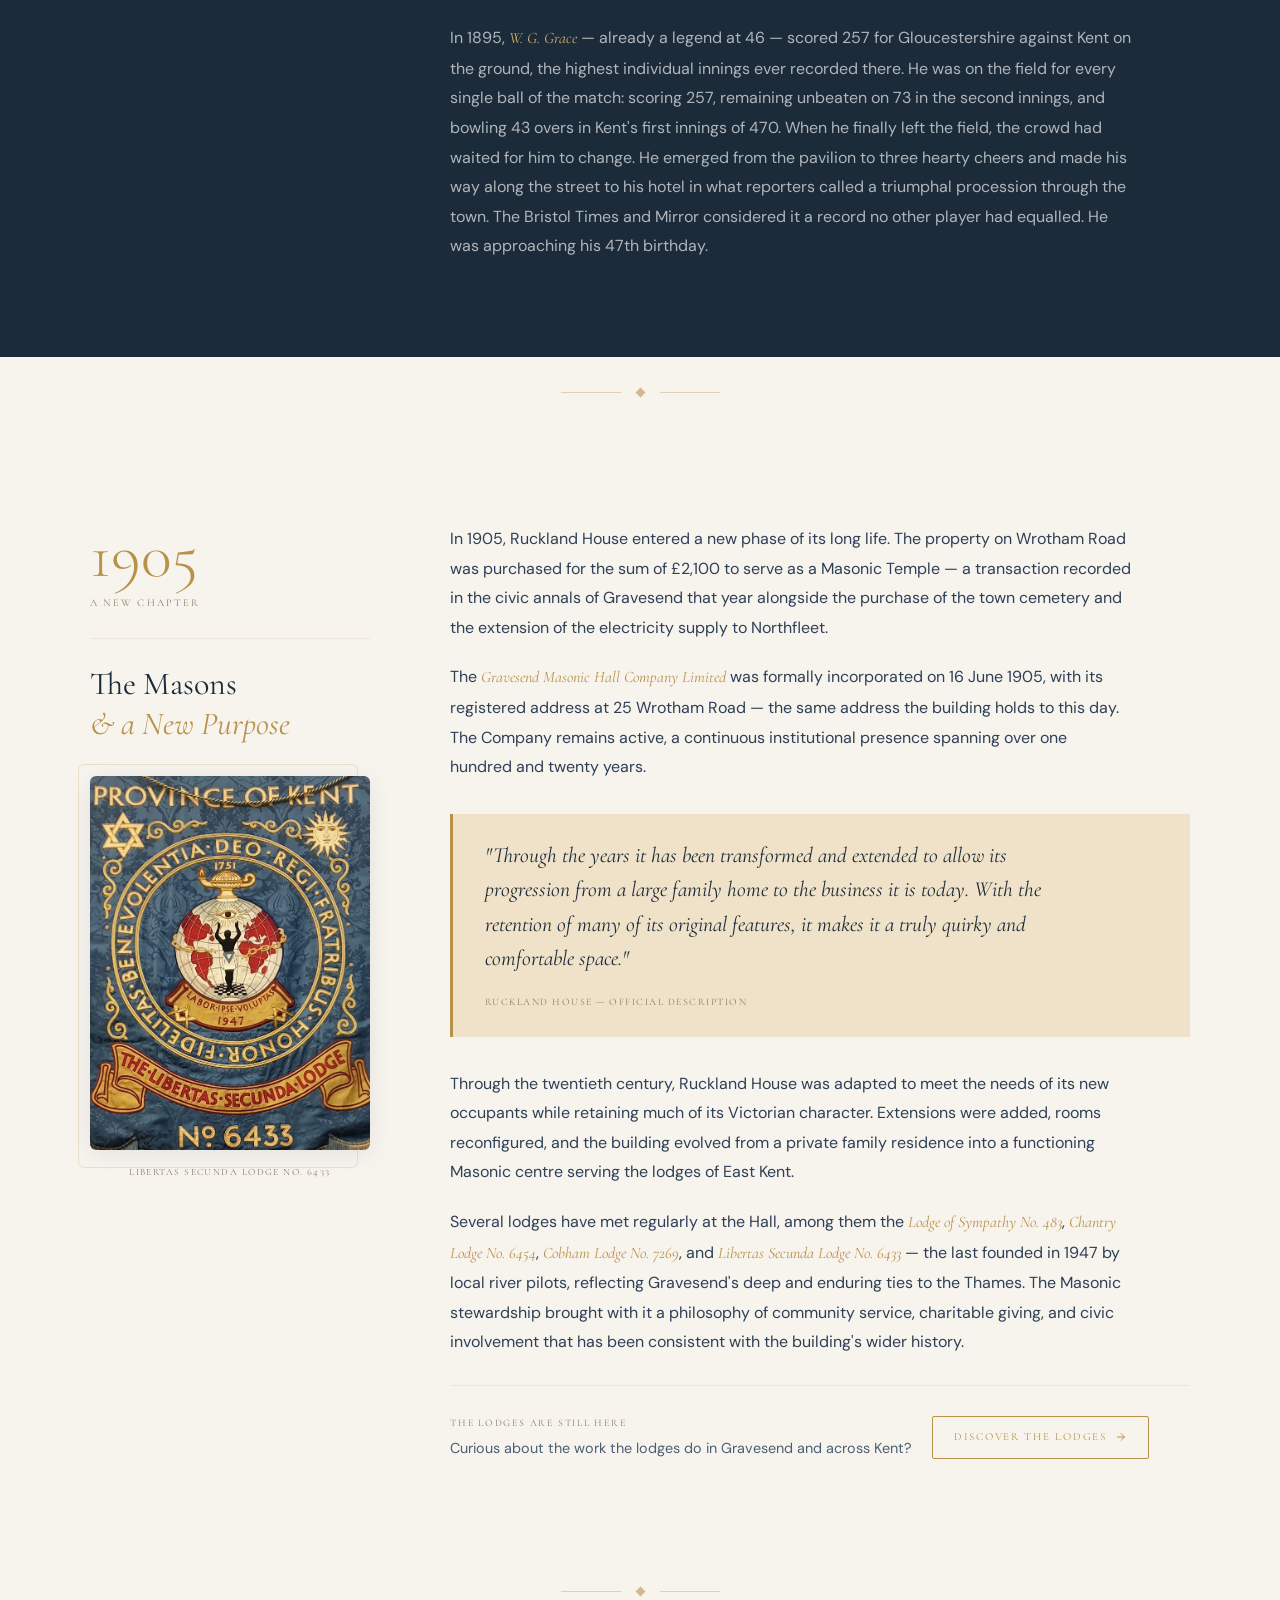
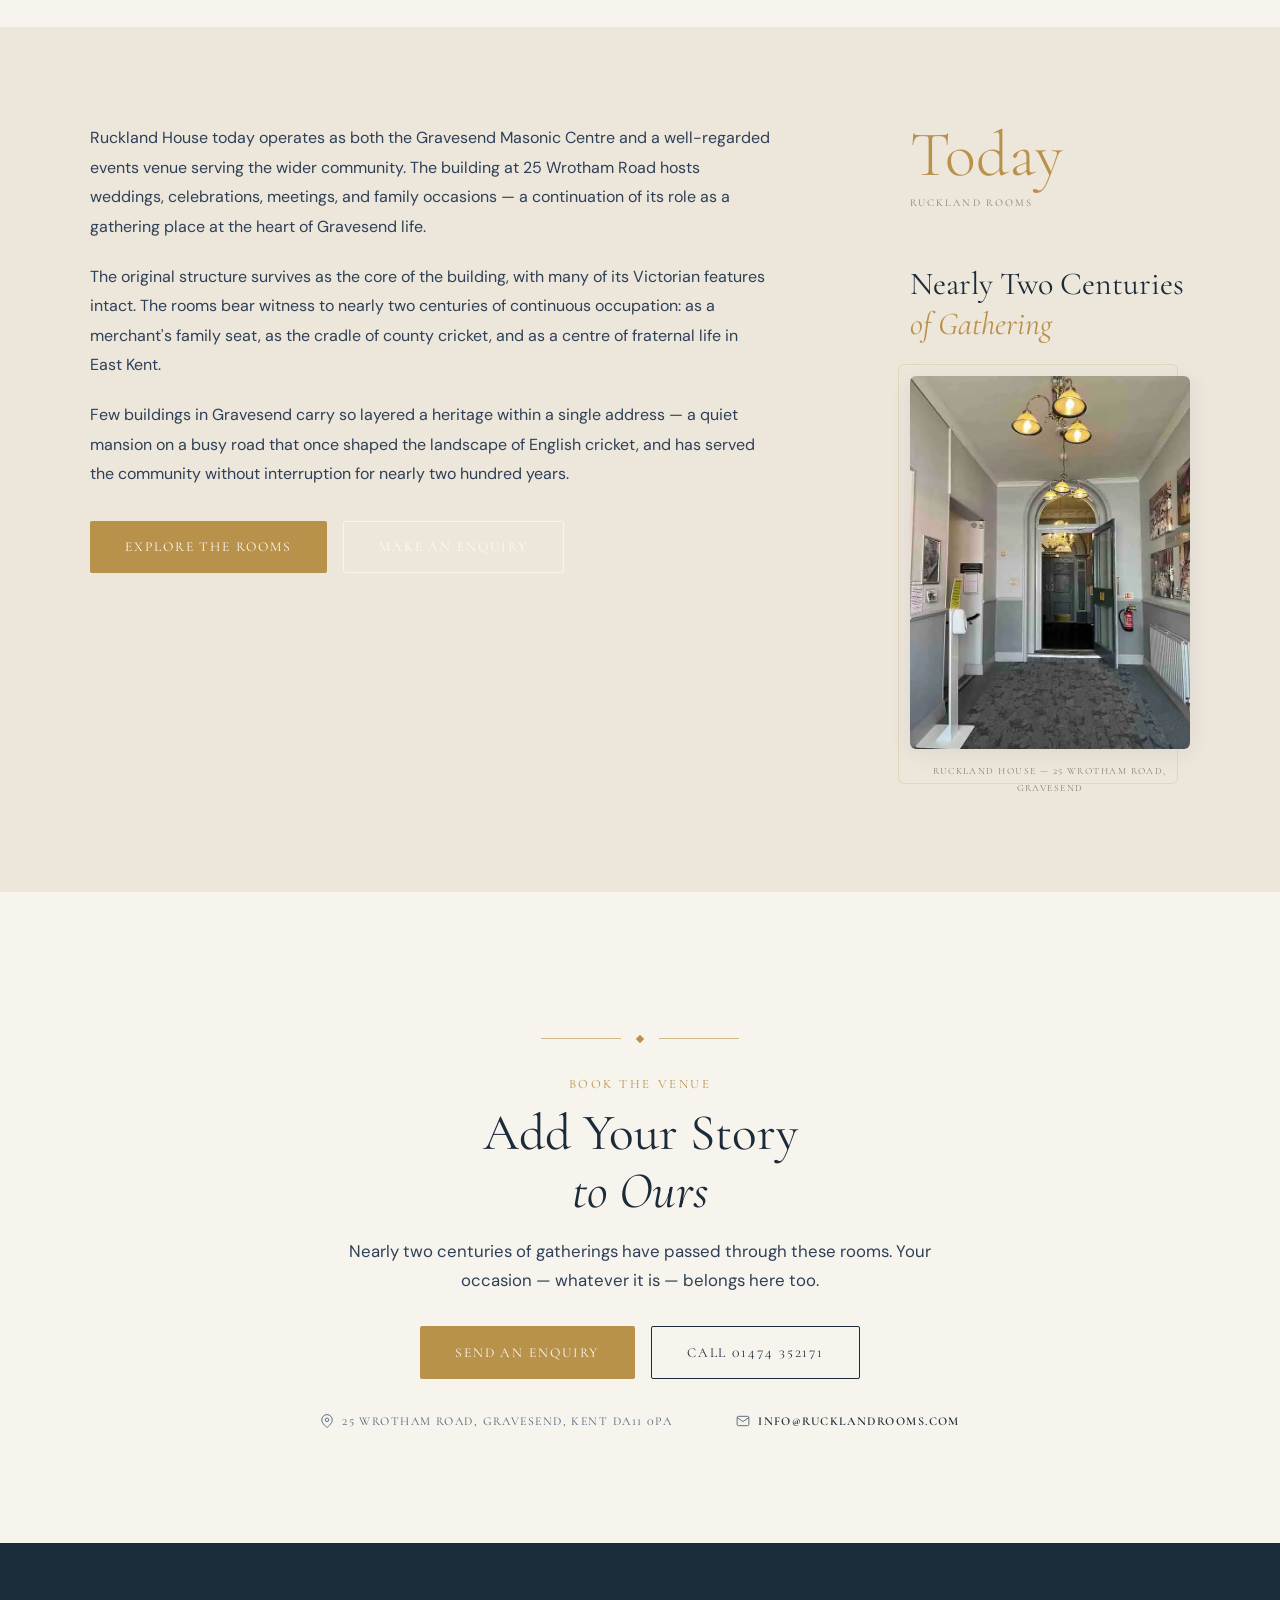
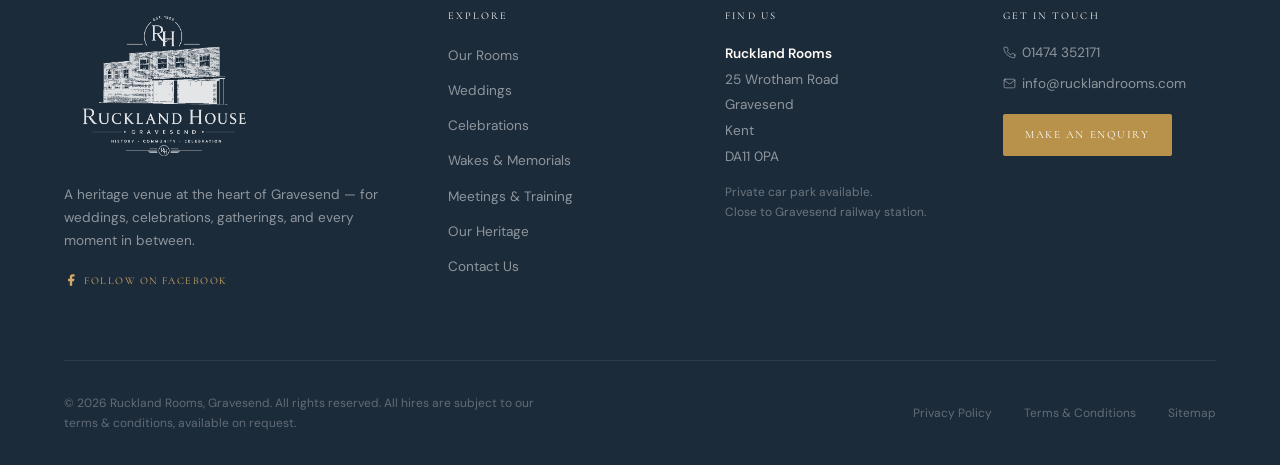
<file: heritage.html>
<!DOCTYPE html>
<html lang="en">
<head>
  <meta charset="UTF-8" />
  <meta name="viewport" content="width=device-width, initial-scale=1.0" />
  <meta name="description" content="The history of Ruckland House, Gravesend — a Victorian mansion, the birthplace of Kent county cricket, and home to the Gravesend Masonic Centre since 1905." />
  <meta name="keywords" content="Ruckland House history, Gravesend heritage, Bat and Ball Ground history, Kent cricket history, Gravesend Masonic Hall" />
  <meta property="og:title" content="Our Heritage — Ruckland Rooms, Gravesend | Est. 1905" />
  <meta property="og:description" content="A Victorian mansion, the cradle of Kent county cricket, and a community gathering place since 1905. The story of Ruckland House." />
  <meta property="og:type" content="website" />
  <meta property="og:url" content="https://www.rucklandrooms.com/heritage.html" />
  <title>Our Heritage — Ruckland Rooms, Gravesend | Est. 1905</title>

  <link rel="preconnect" href="https://fonts.googleapis.com" />
  <link rel="preconnect" href="https://fonts.gstatic.com" crossorigin />
  <link href="https://fonts.googleapis.com/css2?family=Cormorant+Garamond:ital,wght@0,300;0,400;0,500;0,600;1,300;1,400;1,500&family=Cormorant+SC:wght@300;400;500&family=DM+Sans:ital,opsz,wght@0,9..40,300;0,9..40,400;0,9..40,500;0,9..40,600;1,9..40,400&display=swap" rel="stylesheet" />
  <link rel="stylesheet" href="style.css" />
  <link rel="icon" href="images/favicon.ico" type="image/x-icon" />

  <style>
    /* ============================================================
       HERITAGE PAGE
       Tone: editorial, authoritative, warm. More text-forward
       than other pages — this is storytelling, not selling.
    ============================================================ */

    /* ---- Hero ---- */
    .page-hero {
      position: relative;
      min-height: 80svh;
      display: flex;
      align-items: flex-end;
      overflow: hidden;
      padding-bottom: 5.5rem;
    }
    .page-hero__img {
      position: absolute; inset: 0;
      background-image: url('images/rh6.avif');
      background-size: cover;
      background-position: center 35%;
      z-index: 0;
      filter: sepia(10%) brightness(0.75);
      transition: transform 8s ease-out;
    }
    .page-hero__img.loaded { transform: scale(1.03); }
    .page-hero__overlay {
      position: absolute; inset: 0;
      background:
        linear-gradient(to top, rgba(14,22,34,0.94) 0%, rgba(14,22,34,0.55) 50%, rgba(14,22,34,0.18) 100%),
        linear-gradient(160deg, rgba(28,43,58,0.35) 0%, transparent 60%);
      z-index: 1;
    }
    .page-hero__inner {
      position: relative; z-index: 2;
      width: 90%; max-width: 820px;
      margin-inline: auto;
    }
    .page-hero__breadcrumb {
      display: flex; align-items: center; gap: 0.5rem;
      font-family: var(--font-accent); font-size: 0.65rem;
      letter-spacing: 0.2em; text-transform: uppercase;
      color: rgba(255,255,255,0.4); margin-bottom: 1.5rem;
    }
    .page-hero__breadcrumb a { color: rgba(255,255,255,0.4); transition: color var(--duration) var(--ease); }
    .page-hero__breadcrumb a:hover { color: var(--gold-light); }
    .page-hero__breadcrumb span { color: rgba(255,255,255,0.2); }
    .page-hero__label {
      font-family: var(--font-accent); font-size: 0.72rem;
      letter-spacing: 0.22em; text-transform: uppercase;
      color: var(--gold-light); display: block; margin-bottom: 0.75rem;
    }
    .page-hero__title {
      font-family: var(--font-display);
      font-size: clamp(3rem, 6vw, 5rem);
      font-weight: 300; color: var(--white);
      line-height: 1.07; margin-bottom: 1.4rem;
      opacity: 0; animation: fadeUp 1s var(--ease) 0.2s forwards;
    }
    .page-hero__title em { font-style: italic; color: var(--gold-light); }
    .page-hero__sub {
      font-size: 1.05rem; color: rgba(255,255,255,0.72);
      line-height: 1.8; max-width: 54ch;
      opacity: 0; animation: fadeUp 1s var(--ease) 0.4s forwards;
    }

    /* ---- Timeline strip ---- */
    .timeline-strip {
      background: var(--navy);
      overflow-x: auto;
      scrollbar-width: none;
    }
    .timeline-strip::-webkit-scrollbar { display: none; }
    .timeline-strip__inner {
      display: flex;
      width: max-content;
      min-width: 100%;
      padding: 0 5%;
    }
    .ts-item {
      display: flex;
      align-items: center;
      padding: 1.1rem 1.6rem 1.1rem 0;
      gap: 1.6rem;
      position: relative;
      flex: 0 0 auto;
    }
    .ts-item::after {
      content: '·';
      color: rgba(184,146,74,0.35);
      font-size: 1.4rem;
      position: absolute;
      right: 0;
      top: 50%; transform: translateY(-50%);
    }
    .ts-item:last-child::after { display: none; }
    .ts-item__year {
      font-family: var(--font-display);
      font-size: 1rem;
      font-weight: 600;
      color: var(--gold);
      white-space: nowrap;
      line-height: 1;
    }
    .ts-item__label {
      font-family: var(--font-accent);
      font-size: 0.6rem;
      letter-spacing: 0.18em;
      text-transform: uppercase;
      color: rgba(255,255,255,0.45);
      white-space: nowrap;
    }

    /* ---- Section layout ---- */
    .h-section {
      padding: 6rem 0;
    }
    .h-section + .h-section {
      padding-top: 0;
    }
    .h-section--alt {
      background: var(--cream-dark);
    }
    .h-section--dark {
      background: var(--navy);
      color: var(--white);
    }

    .h-section__inner {
      width: 90%;
      max-width: 1100px;
      margin-inline: auto;
      display: grid;
      grid-template-columns: 280px 1fr;
      gap: 5rem;
      align-items: start;
    }
    .h-section__inner--reverse {
      grid-template-columns: 1fr 280px;
    }

    /* ---- Section sidebar ---- */
    .h-sidebar {
      position: sticky;
      top: 100px;
    }
    .h-sidebar__era {
      font-family: var(--font-display);
      font-size: clamp(3.5rem, 5vw, 5rem);
      font-weight: 300;
      line-height: 1;
      color: var(--gold);
      margin-bottom: 0.4rem;
    }
    .h-sidebar__era-sub {
      font-family: var(--font-accent);
      font-size: 0.65rem;
      letter-spacing: 0.2em;
      text-transform: uppercase;
      color: var(--stone);
      display: block;
      margin-bottom: 1.6rem;
      padding-bottom: 1.6rem;
      border-bottom: 1px solid var(--cream-dark);
    }
    .h-section--dark .h-sidebar__era-sub {
      color: rgba(255,255,255,0.35);
      border-bottom-color: rgba(255,255,255,0.1);
    }
    .h-sidebar__heading {
      font-family: var(--font-display);
      font-size: clamp(1.5rem, 2.5vw, 2rem);
      font-weight: 400;
      line-height: 1.25;
      color: var(--navy);
    }
    .h-section--dark .h-sidebar__heading { color: var(--white); }
    .h-sidebar__heading em {
      font-style: italic;
      color: var(--gold);
    }

    /* ---- Section body ---- */
    .h-body p {
      font-size: 1rem;
      line-height: 1.85;
      color: var(--navy-mid);
      margin-bottom: 1.25em;
    }
    .h-body p:last-child { margin-bottom: 0; }
    .h-section--dark .h-body p { color: rgba(255,255,255,0.65); }

    /* ---- Pull quote ---- */
    .h-pull {
      margin: 2rem 0;
      padding: 1.5rem 2rem;
      border-left: 3px solid var(--gold);
      background: var(--gold-pale);
    }
    .h-section--dark .h-pull {
      background: rgba(184,146,74,0.08);
    }
    .h-pull p {
      font-family: var(--font-display);
      font-size: clamp(1.1rem, 1.8vw, 1.35rem);
      font-style: italic;
      font-weight: 400;
      line-height: 1.6;
      color: var(--navy);
      margin-bottom: 0.6rem !important;
    }
    .h-section--dark .h-pull p { color: rgba(255,255,255,0.85); }
    .h-pull cite {
      font-family: var(--font-accent);
      font-size: 0.62rem;
      letter-spacing: 0.15em;
      text-transform: uppercase;
      color: var(--stone);
      font-style: normal;
    }
    .h-section--dark .h-pull cite { color: rgba(255,255,255,0.35); }

    /* ---- Stat row ---- */
    .h-stats {
      display: grid;
      grid-template-columns: repeat(2, 1fr);
      gap: 1px;
      background: var(--cream-dark);
      border: 1px solid var(--cream-dark);
      margin: 2rem 0;
    }
    .h-section--dark .h-stats {
      background: rgba(255,255,255,0.08);
      border-color: rgba(255,255,255,0.08);
    }
    .h-stat {
      background: var(--cream);
      padding: 1.4rem 1.2rem;
      text-align: center;
    }
    .h-section--dark .h-stat { background: var(--navy); }
    .h-stat__num {
      font-family: var(--font-display);
      font-size: 2.4rem;
      font-weight: 300;
      color: var(--gold);
      line-height: 1;
      display: block;
      margin-bottom: 0.3rem;
    }
    .h-stat__lbl {
      font-family: var(--font-accent);
      font-size: 0.6rem;
      letter-spacing: 0.16em;
      text-transform: uppercase;
      color: var(--stone);
      display: block;
    }
    .h-section--dark .h-stat__lbl { color: rgba(255,255,255,0.4); }

    /* ---- Divider ornament ---- */
    .h-ornament {
      text-align: center;
      padding: 2rem 0;
    }
    .h-ornament__line {
      display: flex;
      align-items: center;
      gap: 1rem;
      justify-content: center;
    }
    .h-ornament__line::before,
    .h-ornament__line::after {
      content: '';
      display: block;
      height: 1px;
      width: 60px;
      background: var(--gold);
      opacity: 0.35;
    }
    .h-ornament__diamond {
      width: 7px; height: 7px;
      background: var(--gold);
      transform: rotate(45deg);
      opacity: 0.6;
    }

    /* ---- Notable names ---- */
    .notable {
      font-family: var(--font-display);
      font-style: italic;
      color: var(--gold);
    }
    .h-section--dark .notable { color: var(--gold-light); }

    /* ---- Image placeholder (until real photos are added) ---- */
    .h-img-wrap {
      position: relative;
    }
    .h-img-wrap img {
      width: 100%;
      aspect-ratio: 3/4;
      object-fit: cover;
      border-radius: var(--radius-md);
      box-shadow: var(--shadow-soft);
      display: block;
    }
    .h-img-wrap__placeholder {
      width: 100%;
      aspect-ratio: 3/4;
      background: linear-gradient(135deg, var(--navy) 0%, var(--navy-mid) 100%);
      border-radius: var(--radius-md);
      display: flex;
      align-items: center;
      justify-content: center;
    }
    .h-img-wrap__placeholder span {
      font-family: var(--font-display);
      font-size: 5rem;
      color: rgba(184,146,74,0.25);
      font-weight: 300;
    }
    .h-img-wrap::before {
      content: '';
      position: absolute;
      top: -12px; left: -12px;
      right: 12px; bottom: 12px;
      border: 1px solid var(--gold);
      border-radius: var(--radius-md);
      opacity: 0.2;
      z-index: -1;
    }
    .h-img-caption {
      font-family: var(--font-accent);
      font-size: 0.6rem;
      letter-spacing: 0.15em;
      text-transform: uppercase;
      color: var(--stone);
      margin-top: 0.9rem;
      text-align: center;
    }

    /* ---- Second image alongside body ---- */
    .h-body-img {
      width: 100%;
      aspect-ratio: 4/3;
      object-fit: cover;
      border-radius: var(--radius-md);
      box-shadow: var(--shadow-card);
      margin: 1.8rem 0;
      display: block;
    }
    .h-body-img-placeholder {
      width: 100%;
      aspect-ratio: 4/3;
      background: linear-gradient(135deg, var(--cream-dark) 0%, var(--gold-pale) 100%);
      border-radius: var(--radius-md);
      display: flex;
      align-items: center;
      justify-content: center;
      margin: 1.8rem 0;
    }
    .h-section--dark .h-body-img-placeholder {
      background: linear-gradient(135deg, rgba(28,43,58,0.8) 0%, rgba(46,64,87,0.8) 100%);
    }
    .h-body-img-placeholder span {
      font-family: var(--font-accent);
      font-size: 0.62rem;
      letter-spacing: 0.18em;
      text-transform: uppercase;
      color: var(--stone);
    }

    /* ---- Responsive ---- */
    @media (max-width: 840px) {
      .h-section__inner, .h-section__inner--reverse { grid-template-columns: 1fr; gap: 2.5rem; }
      .h-sidebar { position: static; }
      .h-section__inner--reverse .h-sidebar { order: -1; }
      .h-stats { grid-template-columns: repeat(2, 1fr); }
      /* Timeline */
      .timeline-strip { padding: 14px 16px; }
      .ts-item__year { font-size: 0.9rem; }
      .ts-item__label { font-size: 0.55rem; }
      /* Hero */
      .page-hero__title { font-size: clamp(2.2rem, 8vw, 3.2rem); }
      .page-hero__inner { max-width: none; padding-top: 3rem; }
      /* Dark section */
      .h-body-img { margin: 1.2rem 0; }
      .h-pull { padding: 1.2rem 1.4rem; }
      .h-section__inner,
      .h-section__inner--reverse {
        grid-template-columns: 1fr;
        gap: 2.5rem;
      }
      .h-sidebar { position: static; }
      .h-section__inner--reverse .h-sidebar { order: -1; }
      .h-stats { grid-template-columns: repeat(2, 1fr); }
      .page-hero__inner { max-width: none; }
    }

    @keyframes fadeUp {
      from { opacity: 0; transform: translateY(18px); }
      to   { opacity: 1; transform: translateY(0); }
    }
  </style>
</head>

<body>

  <!-- ================================================
       HEADER & NAVIGATION
  ================================================ -->
    <header class="site-header" id="site-header">
    <div class="container">
      <nav class="nav" aria-label="Main navigation">
        <a href="index.html" class="nav__brand" aria-label="Ruckland House home">
          <span class="nav__brand-name">Ruckland House</span>
          <span class="nav__brand-sub">Gravesend · Est. 1905</span>
        </a>
        <ul class="nav__links" role="list">
          <li><a href="index.html" class="nav__link">Home</a></li>
          <li class="nav__dropdown">
            <button class="nav__link nav__dropdown-toggle" aria-expanded="false" aria-haspopup="true">
              Our Rooms
              <svg class="nav__dropdown-caret" width="10" height="10" viewBox="0 0 10 10" fill="none" stroke="currentColor" stroke-width="1.5" aria-hidden="true"><path d="M2 3.5l3 3 3-3"/></svg>
            </button>
            <ul class="nav__dropdown-menu" role="menu">
              <li role="none"><a href="ruckland-room.html" class="nav__dropdown-item" role="menuitem">The Ruckland Room</a></li>
              <li role="none"><a href="pocahontas-room.html" class="nav__dropdown-item" role="menuitem">The Pocahontas Room</a></li>
            </ul>
          </li>
          <li><a href="heritage.html" class="nav__link" aria-current="page">Heritage</a></li>
          <li class="nav__dropdown">
            <button class="nav__link nav__dropdown-toggle" aria-expanded="false" aria-haspopup="true">
              Occasions
              <svg class="nav__dropdown-caret" width="10" height="10" viewBox="0 0 10 10" fill="none" stroke="currentColor" stroke-width="1.5" aria-hidden="true"><path d="M2 3.5l3 3 3-3"/></svg>
            </button>
            <ul class="nav__dropdown-menu" role="menu">
              <li role="none"><a href="weddings.html" class="nav__dropdown-item" role="menuitem">Weddings</a></li>
              <li role="none"><a href="occasions.html" class="nav__dropdown-item" role="menuitem">Celebrations</a></li>
              <li role="none"><a href="wakes.html" class="nav__dropdown-item" role="menuitem">Wakes</a></li>
              <li role="none"><a href="meetings.html" class="nav__dropdown-item" role="menuitem">Meetings</a></li>
            </ul>
          </li>
        </ul>
        <a href="#begin-planning" class="nav__cta">Enquire Now</a>
        <button class="nav__toggle" id="nav-toggle" aria-label="Open menu" aria-expanded="false" aria-controls="nav-mobile">
          <span></span><span></span><span></span>
        </button>
      </nav>
    </div>
  </header>

  <!-- Mobile drawer -->
    <nav class="nav__mobile" id="nav-mobile" aria-label="Mobile navigation" aria-hidden="true">
    <button class="nav__mobile-close" id="nav-close" aria-label="Close menu">&times;</button>
    <a href="index.html" class="nav__mobile-link">Home</a>
    <span class="nav__mobile-label">Our Rooms</span>
    <a href="ruckland-room.html" class="nav__mobile-sub-link">The Ruckland Room</a>
    <a href="pocahontas-room.html" class="nav__mobile-sub-link">The Pocahontas Room</a>
    <a href="heritage.html" class="nav__mobile-link">Heritage</a>
    <span class="nav__mobile-label">Occasions</span>
    <a href="weddings.html" class="nav__mobile-sub-link">Weddings</a>
    <a href="occasions.html" class="nav__mobile-sub-link">Celebrations</a>
    <a href="wakes.html" class="nav__mobile-sub-link">Wakes</a>
    <a href="meetings.html" class="nav__mobile-sub-link">Meetings</a>
    <a href="#begin-planning" class="nav__mobile-link text-gold">Enquire Now</a>
  </nav>

  <main>

    <!-- ================================================
         HERO
    ================================================ -->
    <section class="page-hero" aria-label="Our Heritage">
      <div class="page-hero__img" id="hero-img"></div>
      <div class="page-hero__overlay" aria-hidden="true"></div>
      <div class="page-hero__inner">
        <nav class="page-hero__breadcrumb" aria-label="Breadcrumb">
          <a href="index.html">Home</a>
          <span aria-hidden="true">›</span>
          <span aria-current="page">Our Heritage</span>
        </nav>
        <span class="page-hero__label">Est. 1905 · Gravesend, Kent</span>
        <h1 class="page-hero__title">
          A Building That<br /><em>Remembers</em>
        </h1>
        <p class="page-hero__sub">
          Victorian mansion. Cradle of Kent county cricket. Community gathering place 
          for over a century. The story of Ruckland House is woven into the fabric 
          of Gravesend itself.
        </p>
      </div>
    </section>

    <!-- ================================================
         TIMELINE STRIP
    ================================================ -->
    <div class="timeline-strip" aria-label="Key dates in Ruckland House history">
      <div class="timeline-strip__inner">
        <div class="ts-item">
          <span class="ts-item__year">1830s</span>
          <span class="ts-item__label">Mansion Built</span>
        </div>
        <div class="ts-item">
          <span class="ts-item__year">1840</span>
          <span class="ts-item__label">First Cricket Match</span>
        </div>
        <div class="ts-item">
          <span class="ts-item__year">1845</span>
          <span class="ts-item__label">Tom Adams Lays the Wicket</span>
        </div>
        <div class="ts-item">
          <span class="ts-item__year">1849</span>
          <span class="ts-item__label">First First-Class Match</span>
        </div>
        <div class="ts-item">
          <span class="ts-item__year">1868</span>
          <span class="ts-item__label">First Australian Tourists Arrive</span>
        </div>
        <div class="ts-item">
          <span class="ts-item__year">1895</span>
          <span class="ts-item__label">W. G. Grace Scores 257</span>
        </div>
        <div class="ts-item">
          <span class="ts-item__year">1905</span>
          <span class="ts-item__label">Masonic Acquisition</span>
        </div>
        <div class="ts-item">
          <span class="ts-item__year">Today</span>
          <span class="ts-item__label">Ruckland Rooms</span>
        </div>
      </div>
    </div>

    <!-- ================================================
         SECTION 1 — Origins
    ================================================ -->
    <section class="h-section" aria-labelledby="origins-title">
      <div class="h-section__inner">

        <aside class="h-sidebar reveal">
          <div class="h-sidebar__era">c.1830s</div>
          <span class="h-sidebar__era-sub">The Early Victorian Era</span>
          <h2 class="h-sidebar__heading" id="origins-title">
            A Gentleman's Mansion<br /><em>on Wrotham Road</em>
          </h2>
        </aside>

        <div class="h-body reveal reveal--delay-1">
          <p>
            Ruckland House takes its name from its original proprietor, <span class="notable">Lawrence Ruck</span>, a Gravesend grocer of considerable standing who built the mansion house on Wrotham Road in the early decades of the nineteenth century. The house was recorded in contemporary accounts as a "large mansion" — a descriptor that speaks to both its physical scale and the social ambitions of the merchant class that lined this stretch of road south of the town centre.
          </p>
          <p>
            The timing was no accident. In the first half of the nineteenth century, Gravesend was at the height of its prosperity. With the coming of the steamboats and the construction of the town's piers, thousands of day-trippers poured in from London. Business boomed, pleasure grounds opened, and the most fashionable of these — Rosherville Gardens — rivalled the Vauxhall Gardens in London itself. Wrotham Road, turnpiked in 1825 and the main artery south from the riverside, was precisely where a successful merchant of the era would choose to build.
          </p>
          <img
            src="images/rh8.webp"
            alt="Gravesend c.1830s — the town at the height of its Victorian prosperity"
            class="h-body-img"
            width="800"
            height="600"
            loading="lazy"
          />
          <p>
            The Ruck family's commercial prosperity underwrote a substantial private estate. Its grounds extended well beyond the house itself, encompassing open land to the south that would soon find a singular purpose — and in doing so would shape the sporting history of the entire county of Kent.
          </p>
          <p>
            The house remained in private family occupation for several decades before passing through the hands of successive owners, including the <span class="notable">Darnley family</span> of Cobham Hall and the <span class="notable">Billings family</span>, each of whom maintained the property and its grounds.
          </p>
        </div>

      </div>
    </section>

    <div class="h-ornament" aria-hidden="true">
      <div class="h-ornament__line">
        <div class="h-ornament__diamond"></div>
      </div>
    </div>

    <!-- ================================================
         SECTION 2 — Cricket
    ================================================ -->
    <section class="h-section h-section--alt" aria-labelledby="cricket-title">
      <div class="h-section__inner h-section__inner--reverse">

        <div class="h-body reveal">

          <p>
            The grounds of Ruckland House enter the historical record most vividly through their connection to cricket. The first recorded match on the site took place in 1840, when a Gravesend team played Penenden Heath — a fixture of local significance at a time when cricket was becoming central to Kent's civic identity.
          </p>

          <div class="h-pull">
            <p>"The cricket ground was laid out in the grounds of Ruckland House, described as a 'large mansion', and used as the private cricket ground for the house."</p>
            <cite>Howard Milton — Bat and Ball Gravesend: A First-class Cricket History (1999)</cite>
          </div>

          <p>
            Around 1845, <span class="notable">Thomas Miles Adams</span> (1810–1894) — a lifelong Gravesend resident and one of Kent's most distinguished cricketers — laid a new wicket in the mansion grounds, levelling and turfing the site using turf brought from Cobham Park. Adams had played for Kent since 1836, also representing the Marylebone Cricket Club (MCC) and various All England Elevens. He made over 150 appearances in important matches and later umpired a further 20 between 1852 and 1865.
          </p>
          <p>
            Under Adams's stewardship, possibly with fellow Gravesend cricketer <span class="notable">William Smith</span>, the private ground was transformed into a venue of county and eventually national standing. In 1849 — just four years after Adams laid the wicket — Kent County Cricket Club played their first first-class match on the site, against an All-England Eleven. A ground born from the leisure of a single merchant family had become a stage for the highest level of English cricket.
          </p>

          <div class="h-stats" aria-label="Cricket ground statistics">
            <div class="h-stat">
              <span class="h-stat__num">145</span>
              <span class="h-stat__lbl">First-class matches played</span>
            </div>
            <div class="h-stat">
              <span class="h-stat__num">122</span>
              <span class="h-stat__lbl">Years of first-class cricket</span>
            </div>
            <div class="h-stat">
              <span class="h-stat__num">257</span>
              <span class="h-stat__lbl">W. G. Grace's record innings, 1895</span>
            </div>
            <div class="h-stat">
              <span class="h-stat__num">1868</span>
              <span class="h-stat__lbl">Australia's first touring team arrived here</span>
            </div>
          </div>

        </div>

        <aside class="h-sidebar reveal reveal--delay-1">
          <div class="h-sidebar__era">1840–<br/>1903</div>
          <span class="h-sidebar__era-sub">The Cricket Years</span>
          <h2 class="h-sidebar__heading" id="cricket-title">
            The Birth of<br /><em>Kent Cricket</em><br />in These Grounds
          </h2>
          <div class="h-img-wrap" style="margin-top: 2rem;">
            <img
              src="images/rh9.webp"
              alt="The Bat and Ball Ground, Gravesend"
              width="600"
              height="800"
              loading="lazy"
              style="width:100%;aspect-ratio:3/4;object-fit:cover;border-radius:var(--radius-md);box-shadow:var(--shadow-soft);display:block;"
            />
            <p class="h-img-caption">The Bat and Ball Ground, Gravesend</p>
          </div>
        </aside>

      </div>
    </section>

    <!-- ================================================
         SECTION 3 — Famous Visitors
    ================================================ -->
    <section class="h-section h-section--dark" aria-labelledby="visitors-title" style="padding-top: 8rem;">
      <div class="h-section__inner">

        <aside class="h-sidebar reveal">
          <div class="h-sidebar__era">1868<br/>&amp; 1895</div>
          <span class="h-sidebar__era-sub">History on the Ground</span>
          <h2 class="h-sidebar__heading" id="visitors-title">
            Moments That<br /><em>Made History</em>
          </h2>
        </aside>

        <div class="h-body reveal reveal--delay-1">
          <p>
            The ground that Lawrence Ruck's estate made possible went on to host two of the most remarkable moments in the history of English cricket — moments connected not just to the ground itself, but to the town of Gravesend.
          </p>
          <p>
            In May 1868, the first Australian cricket team ever to tour England sailed into Gravesend aboard the ship <em>Paramatta</em> after a three-month voyage from Sydney. The thirteen players were First Nations men — Jardwadjali, Gunditjmara and Wotjobaluk peoples from the western district of Victoria — captained by the English cricketer <span class="notable">Charles Lawrence</span>. They were taken to lunch at the Bat and Ball Inn beside the ground before playing one of their earliest matches on the very turf that Lawrence Ruck's estate had made possible.
          </p>
          <p>
            It was a tour of profound significance. The players went on to contest 47 matches across England that summer, winning 14 and drawing 19. It would be another ten years before a second Australian team followed them. Gravesend — and the ground born from a merchant's private estate — was where it all began.
          </p>

          <img
            src="images/rh7.webp"
            alt="The Aboriginal XI, 1868 Tour of England — the first Australian cricket team to tour England arrived at Gravesend"
            class="h-body-img"
            width="800"
            height="600"
            loading="lazy"
          />

          <div class="h-pull">
            <p>"He received three hearty cheers as he made his way along the street to his hotel — a triumphal procession through the town."</p>
            <cite>Bristol Times and Mirror, on W. G. Grace at Gravesend, 1895</cite>
          </div>

          <p>
            In 1895, <span class="notable">W. G. Grace</span> — already a legend at 46 — scored 257 for Gloucestershire against Kent on the ground, the highest individual innings ever recorded there. He was on the field for every single ball of the match: scoring 257, remaining unbeaten on 73 in the second innings, and bowling 43 overs in Kent's first innings of 470. When he finally left the field, the crowd had waited for him to change. He emerged from the pavilion to three hearty cheers and made his way along the street to his hotel in what reporters called a triumphal procession through the town. The Bristol Times and Mirror considered it a record no other player had equalled. He was approaching his 47th birthday.
          </p>
        </div>

      </div>
    </section>

    <div class="h-ornament" style="background: var(--cream);" aria-hidden="true">
      <div class="h-ornament__line">
        <div class="h-ornament__diamond"></div>
      </div>
    </div>

    <!-- ================================================
         SECTION 4 — Masonic Acquisition
    ================================================ -->
    <section class="h-section" aria-labelledby="masonic-title">
      <div class="h-section__inner">

        <aside class="h-sidebar reveal">
          <div class="h-sidebar__era">1905</div>
          <span class="h-sidebar__era-sub">A New Chapter</span>
          <h2 class="h-sidebar__heading" id="masonic-title">
            The Masons<br /><em>&amp; a New Purpose</em>
          </h2>
          <div class="h-img-wrap" style="margin-top: 2rem;">
            <img
              src="images/rh23.webp"
              alt="Libertas Secunda Lodge No. 6433 — Ruckland House, Gravesend"
              width="600"
              height="800"
              loading="lazy"
              style="width:100%;aspect-ratio:3/4;object-fit:cover;border-radius:var(--radius-md);box-shadow:var(--shadow-soft);display:block;"
            />
            <p class="h-img-caption">Libertas Secunda Lodge No. 6433</p>
          </div>
        </aside>

        <div class="h-body reveal reveal--delay-1">
          <p>
            In 1905, Ruckland House entered a new phase of its long life. The property on Wrotham Road was purchased for the sum of £2,100 to serve as a Masonic Temple — a transaction recorded in the civic annals of Gravesend that year alongside the purchase of the town cemetery and the extension of the electricity supply to Northfleet.
          </p>
          <p>
            The <span class="notable">Gravesend Masonic Hall Company Limited</span> was formally incorporated on 16 June 1905, with its registered address at 25 Wrotham Road — the same address the building holds to this day. The Company remains active, a continuous institutional presence spanning over one hundred and twenty years.
          </p>

          <div class="h-pull">
            <p>"Through the years it has been transformed and extended to allow its progression from a large family home to the business it is today. With the retention of many of its original features, it makes it a truly quirky and comfortable space."</p>
            <cite>Ruckland House — official description</cite>
          </div>

          <p>
            Through the twentieth century, Ruckland House was adapted to meet the needs of its new occupants while retaining much of its Victorian character. Extensions were added, rooms reconfigured, and the building evolved from a private family residence into a functioning Masonic centre serving the lodges of East Kent.
          </p>
          <p>
            Several lodges have met regularly at the Hall, among them the <span class="notable">Lodge of Sympathy No. 483</span>, <span class="notable">Chantry Lodge No. 6454</span>, <span class="notable">Cobham Lodge No. 7269</span>, and <span class="notable">Libertas Secunda Lodge No. 6433</span> — the last founded in 1947 by local river pilots, reflecting Gravesend's deep and enduring ties to the Thames. The Masonic stewardship brought with it a philosophy of community service, charitable giving, and civic involvement that has been consistent with the building's wider history.
          </p>

          <div style="margin-top: 1.75rem; padding-top: 1.75rem; border-top: 1px solid var(--cream-dark); display: flex; align-items: center; gap: 1.25rem; flex-wrap: wrap;">
            <div>
              <p style="font-family: var(--font-accent); font-size: 0.62rem; letter-spacing: 0.18em; text-transform: uppercase; color: var(--stone); margin-bottom: 0.3rem;">The lodges are still here</p>
              <p style="font-size: 0.9rem; color: var(--navy-soft); line-height: 1.6; max-width: none; margin: 0;">Curious about the work the lodges do in Gravesend and across Kent?</p>
            </div>
            <a href="the-lodges.html" style="flex-shrink: 0; display: inline-flex; align-items: center; gap: 0.5rem; font-family: var(--font-accent); font-size: 0.68rem; letter-spacing: 0.16em; text-transform: uppercase; color: var(--gold); border: 1px solid var(--gold); border-radius: var(--radius-sm); padding: 0.7rem 1.3rem; transition: background var(--duration) var(--ease), color var(--duration) var(--ease); white-space: nowrap;" onmouseover="this.style.background='var(--gold)'; this.style.color='var(--white)'" onmouseout="this.style.background='transparent'; this.style.color='var(--gold)'">
              Discover the Lodges
              <svg width="12" height="12" viewBox="0 0 24 24" fill="none" stroke="currentColor" stroke-width="2" stroke-linecap="round" stroke-linejoin="round" aria-hidden="true"><line x1="5" y1="12" x2="19" y2="12"/><polyline points="12 5 19 12 12 19"/></svg>
            </a>
          </div>
        </div>

      </div>
    </section>

    <div class="h-ornament" aria-hidden="true">
      <div class="h-ornament__line">
        <div class="h-ornament__diamond"></div>
      </div>
    </div>

    <!-- ================================================
         SECTION 5 — Today
    ================================================ -->
    <section class="h-section h-section--alt" aria-labelledby="today-title">
      <div class="h-section__inner h-section__inner--reverse">

        <div class="h-body reveal">
          <p>
            Ruckland House today operates as both the Gravesend Masonic Centre and a well-regarded events venue serving the wider community. The building at 25 Wrotham Road hosts weddings, celebrations, meetings, and family occasions — a continuation of its role as a gathering place at the heart of Gravesend life.
          </p>
          <p>
            The original structure survives as the core of the building, with many of its Victorian features intact. The rooms bear witness to nearly two centuries of continuous occupation: as a merchant's family seat, as the cradle of county cricket, and as a centre of fraternal life in East Kent.
          </p>
          <p>
            Few buildings in Gravesend carry so layered a heritage within a single address — a quiet mansion on a busy road that once shaped the landscape of English cricket, and has served the community without interruption for nearly two hundred years.
          </p>
          <div style="margin-top: 2rem; display: flex; gap: 1rem; flex-wrap: wrap;">
            <a href="ruckland-room.html" class="btn btn--primary">Explore the Rooms</a>
            <a href="contact.html" class="btn btn--ghost">Make an Enquiry</a>
          </div>
        </div>

        <aside class="h-sidebar reveal reveal--delay-1">
          <div class="h-sidebar__era">Today</div>
          <span class="h-sidebar__era-sub">Ruckland Rooms</span>
          <h2 class="h-sidebar__heading" id="today-title">
            Nearly Two Centuries<br /><em>of Gathering</em>
          </h2>
          <div class="h-img-wrap" style="margin-top: 2rem;">
            <img
              src="images/rh10.webp"
              alt="Ruckland House — 25 Wrotham Road, Gravesend"
              width="600"
              height="800"
              loading="lazy"
              style="width:100%;aspect-ratio:3/4;object-fit:cover;border-radius:var(--radius-md);box-shadow:var(--shadow-soft);display:block;"
            />
            <p class="h-img-caption">Ruckland House — 25 Wrotham Road, Gravesend</p>
          </div>
        </aside>

      </div>
    </section>

    <!-- ================================================
         CTA BAND
    ================================================ -->
    <section class="cta-band" id="begin-planning" aria-labelledby="cta-title">
      <div class="container">
        <div class="cta-band__inner reveal">
          <div class="rule"><div class="rule__diamond"></div></div>
          <span class="label">Book the Venue</span>
          <h2 class="cta-band__title" id="cta-title">
            Add Your Story<br /><em>to Ours</em>
          </h2>
          <p class="cta-band__sub">
            Nearly two centuries of gatherings have passed through these rooms. 
            Your occasion — whatever it is — belongs here too.
          </p>
          <div class="cta-band__actions">
            <a href="contact.html" class="btn btn--primary">Send an Enquiry</a>
            <a href="tel:01474352171" class="btn btn--outline">Call 01474 352171</a>
          </div>
          <div class="cta-band__contact">
            <div class="cta-band__contact-item">
              <svg width="14" height="14" viewBox="0 0 24 24" fill="none" stroke="currentColor" stroke-width="1.5" aria-hidden="true"><path d="M21 10c0 7-9 13-9 13s-9-6-9-13a9 9 0 0 1 18 0z"/><circle cx="12" cy="10" r="3"/></svg>
              <span>25 Wrotham Road, Gravesend, Kent DA11 0PA</span>
            </div>
            <div class="cta-band__contact-item">
              <svg width="14" height="14" viewBox="0 0 24 24" fill="none" stroke="currentColor" stroke-width="1.5" aria-hidden="true"><path d="M4 4h16c1.1 0 2 .9 2 2v12c0 1.1-.9 2-2 2H4c-1.1 0-2-.9-2-2V6c0-1.1.9-2 2-2z"/><polyline points="22,6 12,13 2,6"/></svg>
              <a href="mailto:info@rucklandrooms.com">info@rucklandrooms.com</a>
            </div>
          </div>
        </div>
      </div>
    </section>

  </main>

  <!-- ================================================
       FOOTER
  ================================================ -->
  <footer class="site-footer" role="contentinfo">
    <div class="container">
      <div class="footer__inner">
        <div>
                    <div class="footer__logo-wrap">
            <img
              src="images/logo-white.webp"
              alt="Ruckland House — Gravesend, Est. 1905"
              class="footer__logo"
              width="200"
              loading="lazy"
            />
          </div>
          <p class="footer__tagline">A heritage venue at the heart of Gravesend — for weddings, celebrations, gatherings, and every moment in between.</p>
          <div class="footer__social">
            <a href="https://www.facebook.com/Ruckland-House-2132019600415374/" target="_blank" rel="noopener noreferrer" aria-label="Follow Ruckland Rooms on Facebook">
              <svg width="14" height="14" viewBox="0 0 24 24" fill="currentColor" aria-hidden="true"><path d="M18 2h-3a5 5 0 0 0-5 5v3H7v4h3v8h4v-8h3l1-4h-4V7a1 1 0 0 1 1-1h3z"/></svg>
              Follow on Facebook
            </a>
          </div>
        </div>
                <nav aria-label="Footer navigation">
          <span class="footer__col-title">Explore</span>
          <ul class="footer__nav">
            <li><a href="rooms.html">Our Rooms</a></li>
            <li><a href="weddings.html">Weddings</a></li>
            <li><a href="occasions.html">Celebrations</a></li>
            <li><a href="wakes.html">Wakes &amp; Memorials</a></li>
            <li><a href="meetings.html">Meetings &amp; Training</a></li>
            <li><a href="heritage.html">Our Heritage</a></li>
            <li><a href="contact.html">Contact Us</a></li>
          </ul>
        </nav>
        <div>
          <span class="footer__col-title">Find Us</span>
          <address class="footer__address">
            <strong>Ruckland Rooms</strong><br />
            25 Wrotham Road<br />Gravesend<br />Kent<br />DA11 0PA
          </address>
          <p style="margin-top:0.75rem; font-size:0.75rem; color:rgba(255,255,255,0.35); max-width:none;">Private car park available.<br />Close to Gravesend railway station.</p>
        </div>
        <div>
          <span class="footer__col-title">Get in Touch</span>
          <a href="tel:01474352171" class="footer__contact-link">
            <svg width="13" height="13" viewBox="0 0 24 24" fill="none" stroke="currentColor" stroke-width="1.5" stroke-linecap="round" stroke-linejoin="round" aria-hidden="true"><path d="M22 16.92v3a2 2 0 0 1-2.18 2 19.79 19.79 0 0 1-8.63-3.07A19.5 19.5 0 0 1 4.69 13a19.79 19.79 0 0 1-3.07-8.67A2 2 0 0 1 3.6 2.18h3a2 2 0 0 1 2 1.72c.127.96.361 1.903.7 2.81a2 2 0 0 1-.45 2.11L7.91 9.91a16 16 0 0 0 6.29 6.29l1.79-1.79a2 2 0 0 1 2.11-.45c.907.339 1.85.573 2.81.7A2 2 0 0 1 22 16.92z"/></svg>
            01474 352171
          </a>
          <a href="mailto:info@rucklandrooms.com" class="footer__contact-link">
            <svg width="13" height="13" viewBox="0 0 24 24" fill="none" stroke="currentColor" stroke-width="1.5" stroke-linecap="round" stroke-linejoin="round" aria-hidden="true"><path d="M4 4h16c1.1 0 2 .9 2 2v12c0 1.1-.9 2-2 2H4c-1.1 0-2-.9-2-2V6c0-1.1.9-2 2-2z"/><polyline points="22,6 12,13 2,6"/></svg>
            info@rucklandrooms.com
          </a>
          <div style="margin-top:1.2rem;">
            <a href="#begin-planning" class="btn btn--primary" style="font-size:0.7rem; padding:0.7rem 1.4rem;">Make an Enquiry</a>
          </div>
        </div>
      </div>
      <div class="footer__bottom">
        <p class="footer__copy">&copy; <script>document.write(new Date().getFullYear())</script> Ruckland Rooms, Gravesend. All rights reserved. All hires are subject to our terms &amp; conditions, available on request.</p>
        <nav class="footer__legal" aria-label="Legal navigation">
          <a href="privacy.html">Privacy Policy</a>
          <a href="terms.html">Terms &amp; Conditions</a>
          <a href="sitemap.html">Sitemap</a>
        </nav>
      </div>
    </div>
  </footer>

  <!-- ================================================
       JAVASCRIPT
  ================================================ -->
  <script>
    // Sticky header
    const header = document.getElementById('site-header');
    window.addEventListener('scroll', () => {
      header.classList.toggle('scrolled', window.scrollY > 60);
    }, { passive: true });

    // Hero parallax + image load animation
    const heroImg = document.getElementById('hero-img');
    if (heroImg) {
      window.addEventListener('scroll', () => {
        heroImg.style.transform = `translateY(${window.scrollY * 0.2}px)`;
      }, { passive: true });
      // Trigger Ken Burns on load
      setTimeout(() => heroImg.classList.add('loaded'), 100);
    }

    // Mobile nav
    const toggle    = document.getElementById('nav-toggle');
    const mobileNav = document.getElementById('nav-mobile');
    const closeBtn  = document.getElementById('nav-close');
    function openNav()  { toggle.classList.add('open'); mobileNav.classList.add('open'); mobileNav.setAttribute('aria-hidden','false'); toggle.setAttribute('aria-expanded','true'); document.body.style.overflow='hidden'; }
    function closeNav() { toggle.classList.remove('open'); mobileNav.classList.remove('open'); mobileNav.setAttribute('aria-hidden','true'); toggle.setAttribute('aria-expanded','false'); document.body.style.overflow=''; }
    toggle.addEventListener('click', () => mobileNav.classList.contains('open') ? closeNav() : openNav());
    closeBtn.addEventListener('click', closeNav);
    document.addEventListener('keydown', e => { if (e.key === 'Escape') closeNav(); });
    document.querySelectorAll('.nav__mobile-link').forEach(l => l.addEventListener('click', closeNav));

    // Scroll reveal
    const revealEls = document.querySelectorAll('.reveal');
    const observer = new IntersectionObserver((entries) => {
      entries.forEach(entry => {
        if (entry.isIntersecting) {
          entry.target.classList.add('visible');
          observer.unobserve(entry.target);
        }
      });
    }, { threshold: 0.1, rootMargin: '0px 0px -40px 0px' });
    revealEls.forEach(el => observer.observe(el));
  </script>

</body>
</html>
</file>
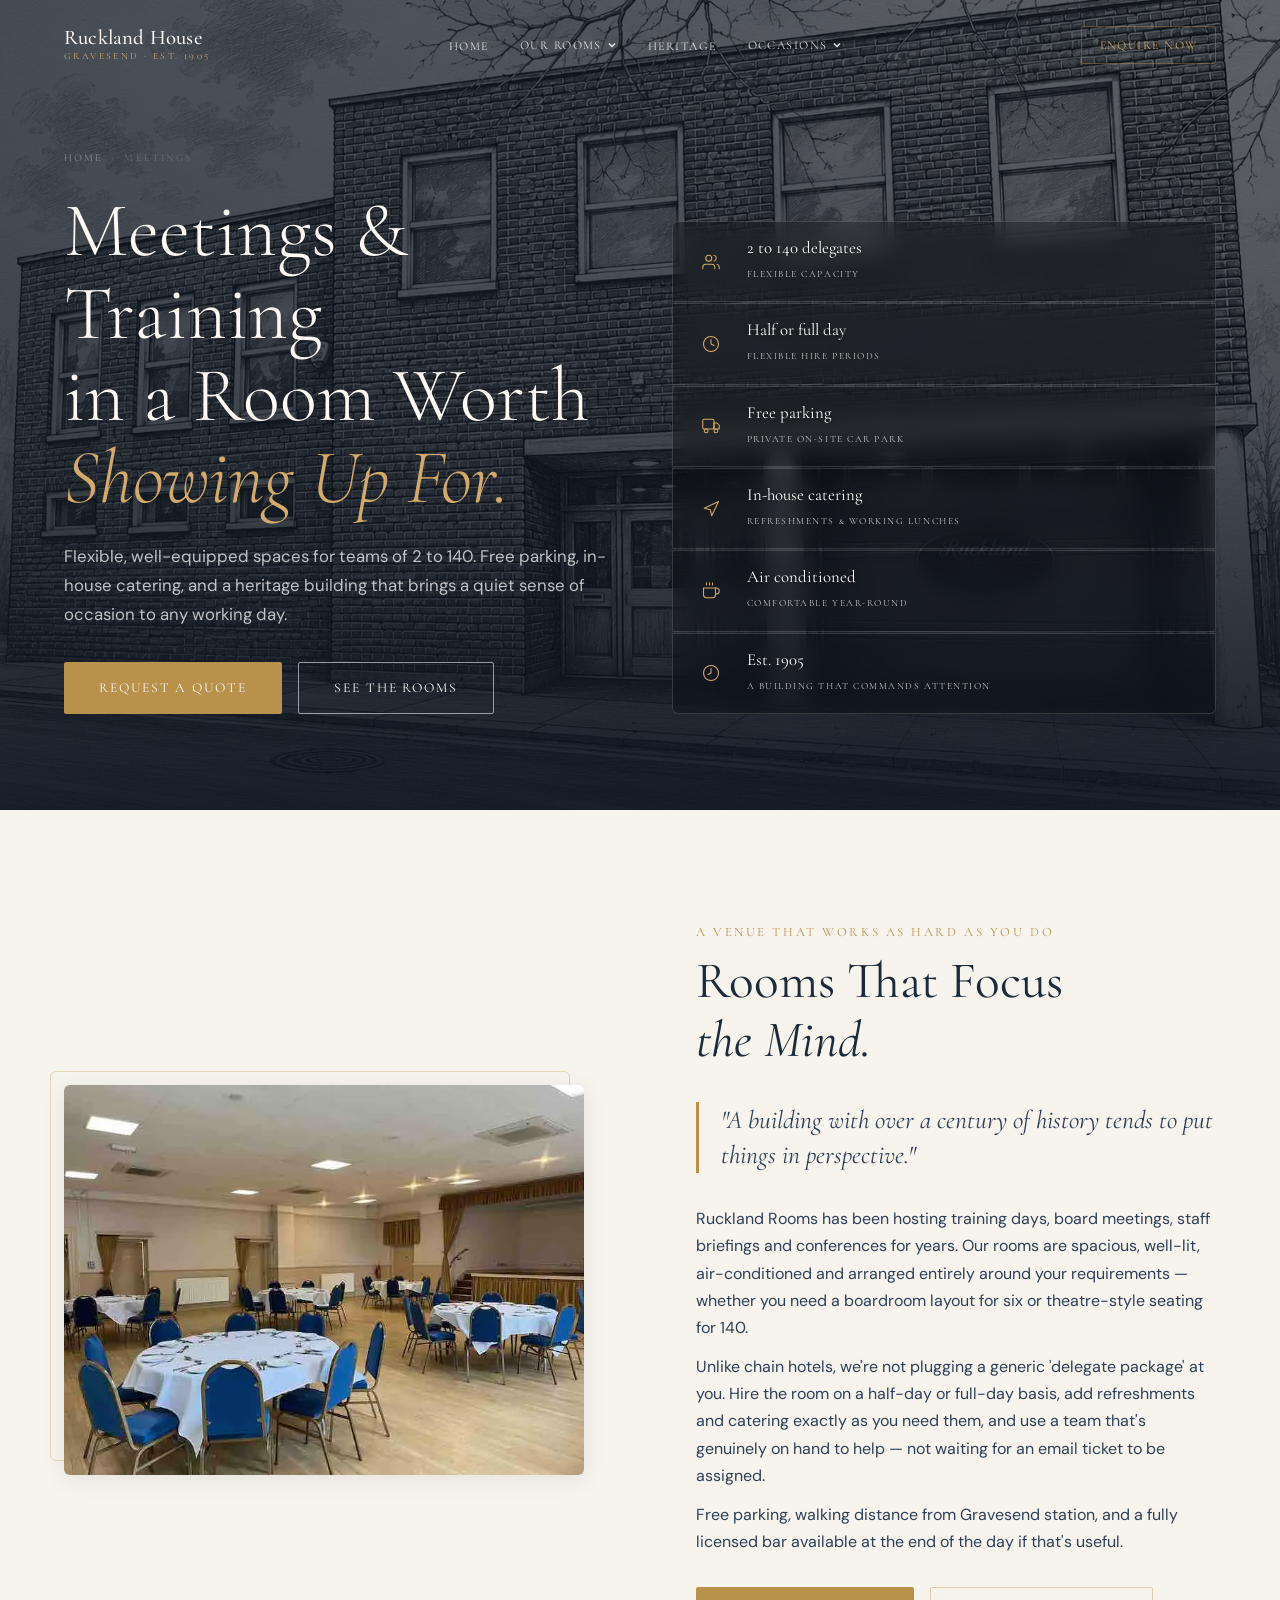
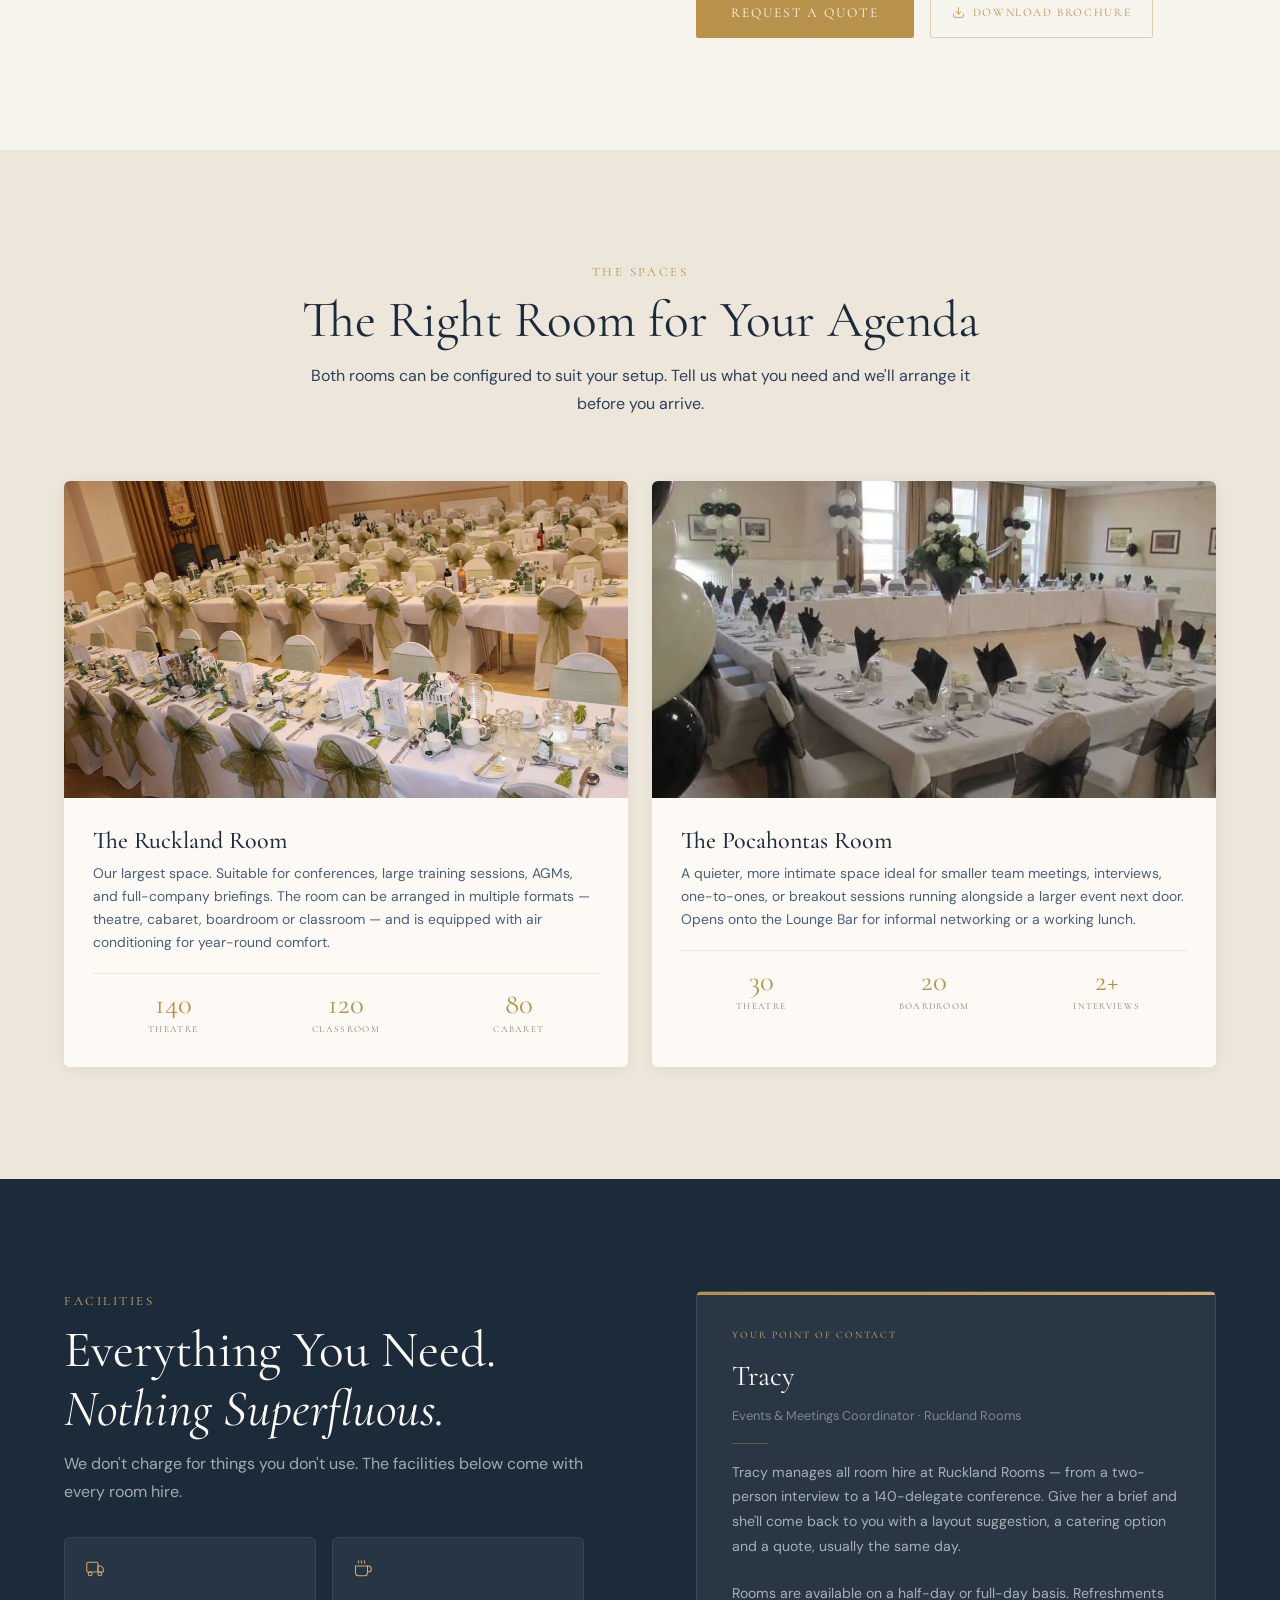
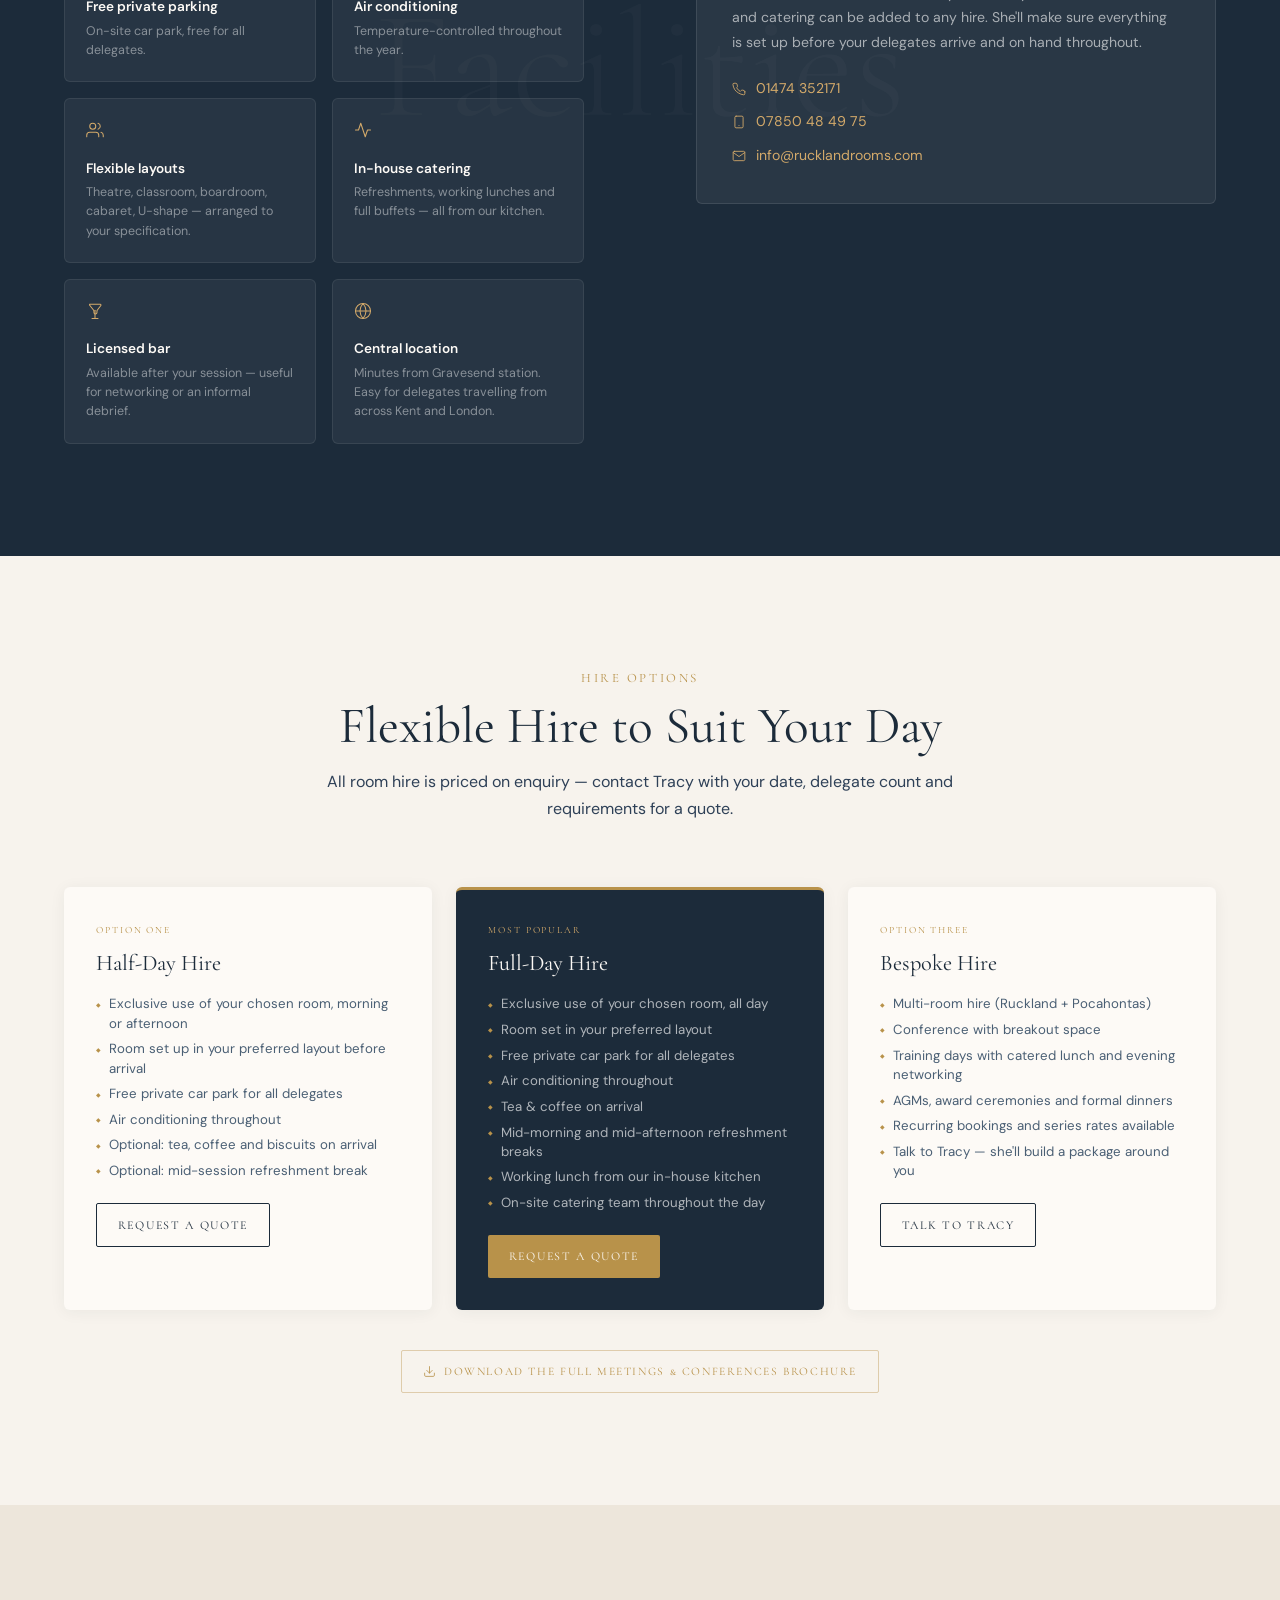
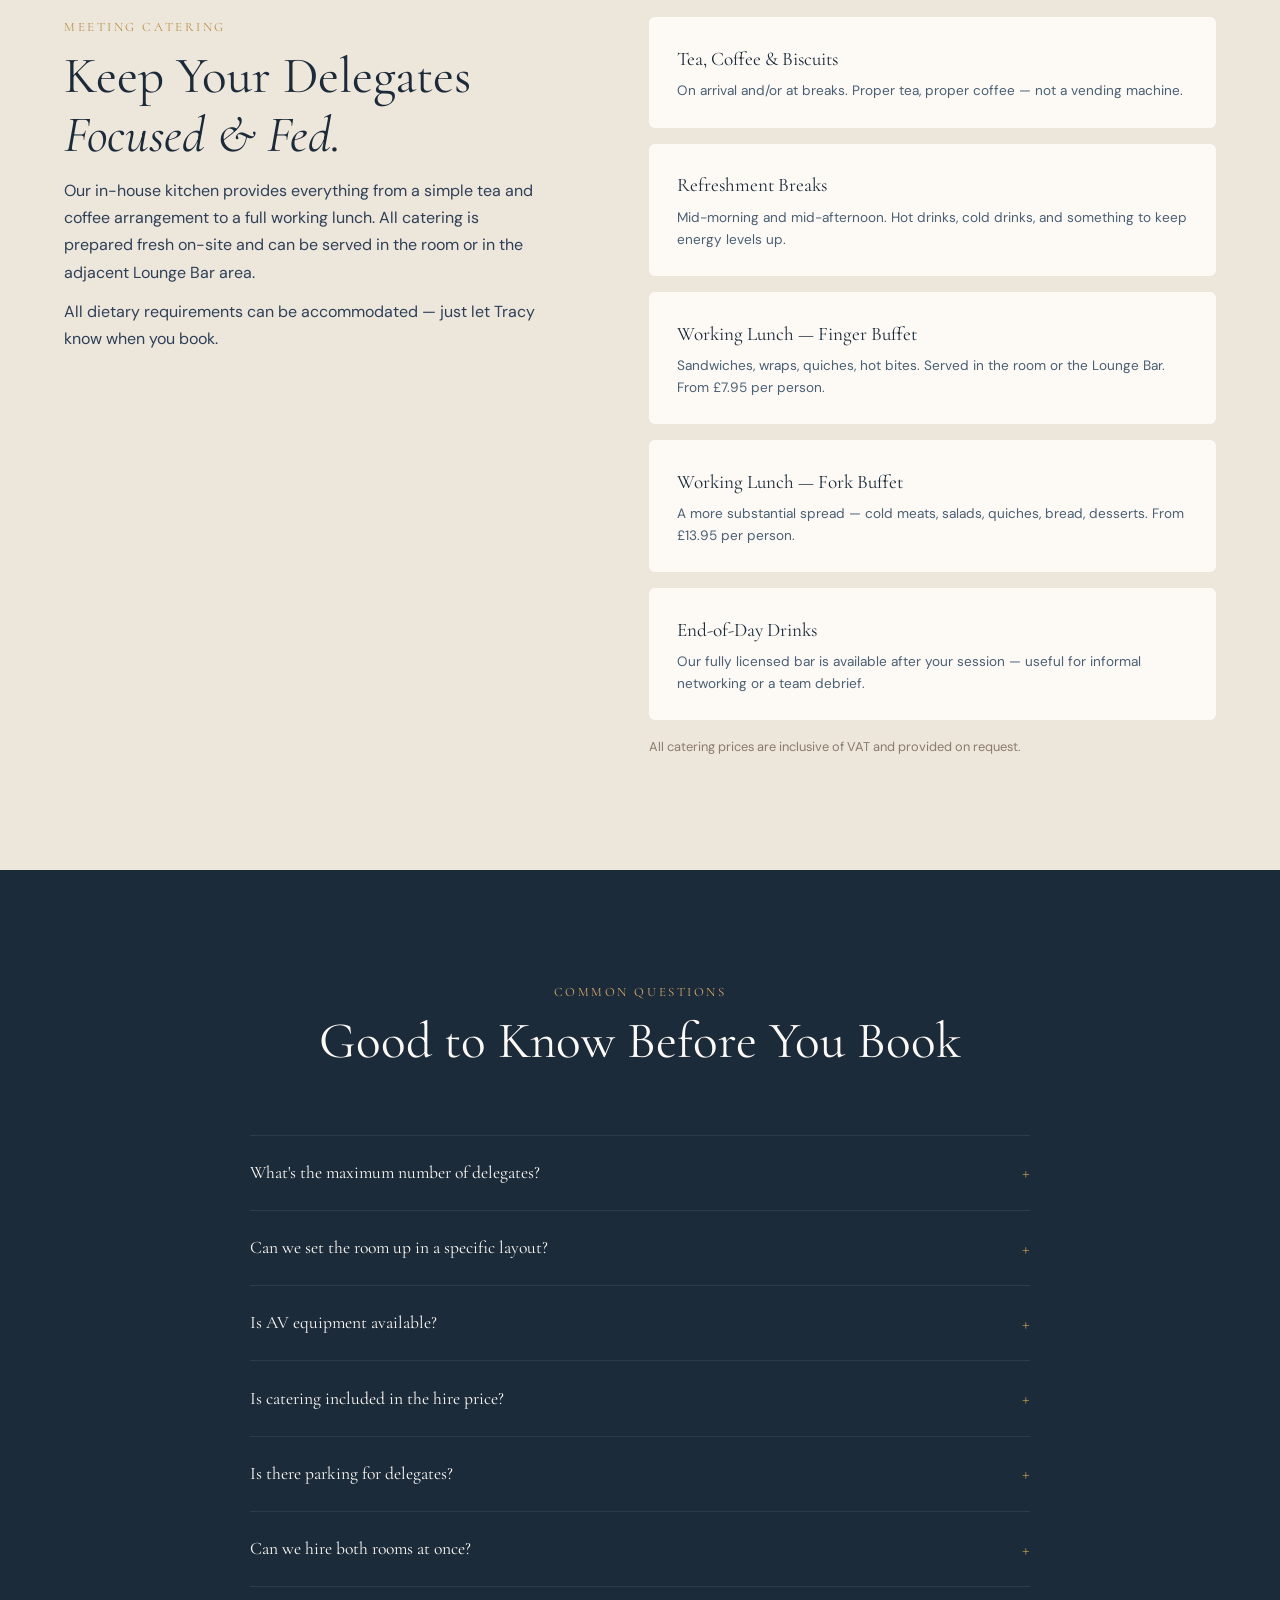
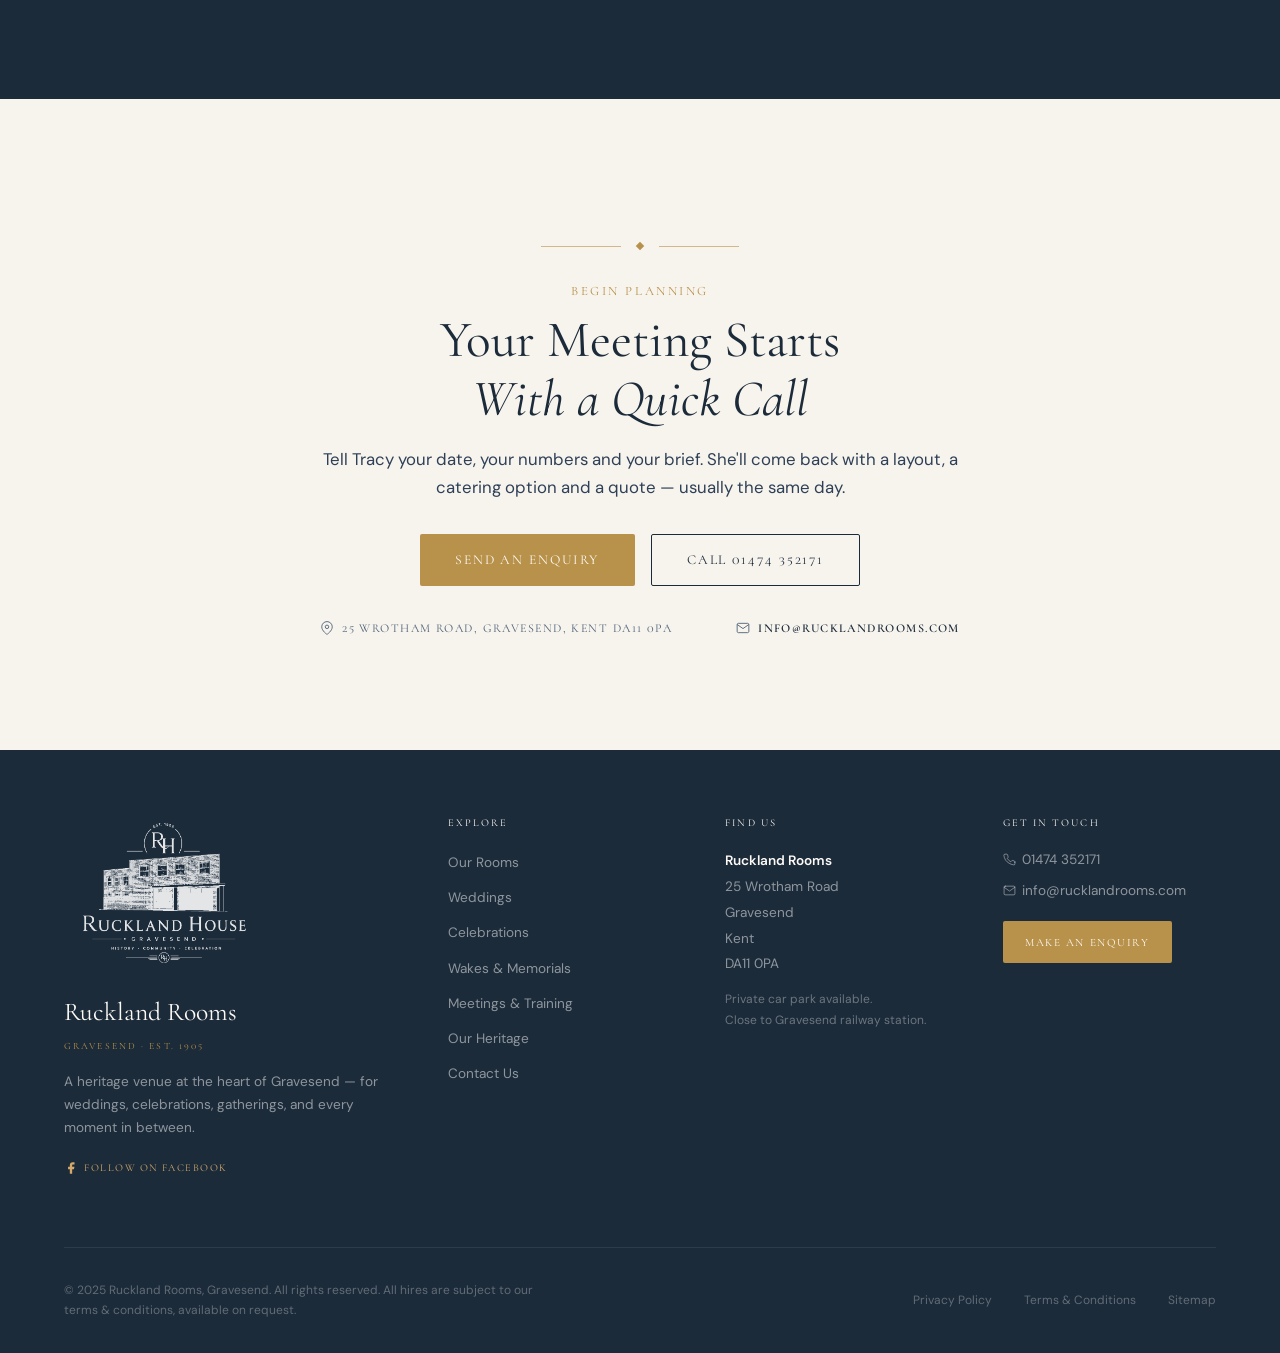
<file: meetings.html>
<!DOCTYPE html>
<html lang="en">
<head>
  <meta charset="UTF-8" />
  <meta name="viewport" content="width=device-width, initial-scale=1.0" />
  <meta name="description" content="Meeting rooms and conference facilities in Gravesend, Kent. Ruckland Rooms — private hire for 2 to 140 delegates. Half-day and full-day rates, in-house catering, free parking." />
  <meta name="keywords" content="meeting rooms Gravesend, conference venue Kent, training rooms Gravesend, private meeting hire, corporate venue Gravesend" />
  <meta property="og:title" content="Meetings, Training & Conferences — Ruckland Rooms, Gravesend" />
  <meta property="og:description" content="A professional meeting and conference venue without the corporate sterility. Rooms for 2 to 140, half or full day, with catering and free parking." />
  <meta property="og:type" content="website" />
  <title>Meetings, Training & Conferences — Ruckland Rooms, Gravesend</title>

  <link rel="preconnect" href="https://fonts.googleapis.com" />
  <link rel="preconnect" href="https://fonts.gstatic.com" crossorigin />
  <link href="https://fonts.googleapis.com/css2?family=Cormorant+Garamond:ital,wght@0,300;0,400;0,500;0,600;1,300;1,400;1,500&family=Cormorant+SC:wght@300;400;500&family=DM+Sans:ital,opsz,wght@0,9..40,300;0,9..40,400;0,9..40,500;0,9..40,600;1,9..40,400&display=swap" rel="stylesheet" />
  <link rel="stylesheet" href="style.css" />
  <link rel="icon" href="images/favicon.ico" type="image/x-icon" />

  <style>
    /* ============================================================
       MEETINGS PAGE
       Tone: professional, clear, confident. Cleaner than celebrations.
    ============================================================ */

    /* ---- Hero ---- */
    .page-hero {
      position: relative;
      min-height: 90svh;
      display: flex; align-items: flex-end;
      overflow: hidden; padding-bottom: 6rem;
    }
    .page-hero__img {
      position: absolute; inset: 0;
      background-image: url('images/rh22.webp');
      background-size: cover; background-position: center 40%;
      z-index: 0;
      filter: brightness(0.75);
    }
    .page-hero__overlay {
      position: absolute; inset: 0;
      background: linear-gradient(to top, rgba(14,22,34,0.94) 0%, rgba(14,22,34,0.68) 45%, rgba(14,22,34,0.45) 100%),
                  linear-gradient(160deg, rgba(28,43,58,0.45) 0%, transparent 60%);
      z-index: 1;
    }
    .page-hero__inner {
      position: relative; z-index: 2;
      width: 90%; max-width: 1180px; margin-inline: auto;
      display: grid; grid-template-columns: 1fr 1fr;
      gap: 4rem; align-items: flex-end;
    }
    .page-hero__breadcrumb {
      display: flex; align-items: center; gap: 0.5rem;
      font-family: var(--font-accent); font-size: 0.65rem;
      letter-spacing: 0.2em; text-transform: uppercase;
      color: rgba(255,255,255,0.4); margin-bottom: 1.5rem;
    }
    .page-hero__breadcrumb a { color: rgba(255,255,255,0.4); transition: color var(--duration) var(--ease); }
    .page-hero__breadcrumb a:hover { color: var(--gold-light); }
    .page-hero__breadcrumb span { color: rgba(255,255,255,0.2); }
    .page-hero__label { font-family: var(--font-accent); font-size: 0.72rem; letter-spacing: 0.22em; text-transform: uppercase; color: var(--gold-light); display: block; margin-bottom: 0.75rem; }
    .page-hero__title { font-family: var(--font-display); font-size: clamp(3rem, 6vw, 5rem); font-weight: 300; color: var(--white); line-height: 1.07; margin-bottom: 1.4rem; opacity: 0; animation: fadeUp 1s var(--ease) 0.2s forwards; }
    .page-hero__title em { font-style: italic; color: var(--gold-light); }
    .page-hero__sub { font-size: 1.05rem; color: rgba(255,255,255,0.72); line-height: 1.75; max-width: 46ch; margin-bottom: 2rem; opacity: 0; animation: fadeUp 1s var(--ease) 0.4s forwards; }
    .page-hero__actions { display: flex; gap: 1rem; flex-wrap: wrap; opacity: 0; animation: fadeUp 1s var(--ease) 0.6s forwards; }

    /* Hero facts — same pattern */
    .page-hero__facts { display: flex; flex-direction: column; gap: 1px; opacity: 0; animation: fadeUp 1s var(--ease) 0.8s forwards; }
    .hero-fact { display: flex; align-items: center; gap: 1.2rem; background: rgba(0,0,0,0.25); border: 1px solid rgba(255,255,255,0.15); backdrop-filter: blur(12px); padding: 1rem 1.4rem; transition: background var(--duration) var(--ease); }
    .hero-fact:first-child { border-radius: 6px 6px 0 0; }
    .hero-fact:last-child  { border-radius: 0 0 6px 6px; }
    .hero-fact:hover { background: rgba(255,255,255,0.11); }
    .hero-fact__icon { flex-shrink: 0; width: 2rem; display: flex; align-items: center; justify-content: center; }
    .hero-fact__icon svg { width: 18px; height: 18px; stroke: var(--gold-light); fill: none; stroke-width: 1.4; stroke-linecap: round; stroke-linejoin: round; }
    .hero-fact__value { font-family: var(--font-display); font-size: 1.05rem; color: #ffffff; line-height: 1.2; display: block; font-weight: 400; text-shadow: 0 1px 4px rgba(0,0,0,0.5); }
    .hero-fact__label { font-family: var(--font-accent); font-size: 0.6rem; letter-spacing: 0.16em; text-transform: uppercase; color: rgba(255,255,255,0.75); }

    /* ---- Intro ---- */
    .m-intro { padding: var(--gap-xl) 0; background: var(--cream); }
    .m-intro__inner { display: grid; grid-template-columns: 1fr 1fr; gap: var(--gap-xl); align-items: center; }
    .m-intro__img { position: relative; }
    .m-intro__img-main { width: 100%; aspect-ratio: 4/3; object-fit: cover; border-radius: var(--radius-md); box-shadow: var(--shadow-soft); filter: saturate(0.9); }
    .m-intro__img::before { content: ''; position: absolute; top: -14px; left: -14px; right: 14px; bottom: 14px; border: 1px solid var(--gold); border-radius: var(--radius-md); opacity: 0.3; z-index: -1; }
    .m-intro__pull { font-family: var(--font-display); font-size: clamp(1.3rem, 2vw, 1.8rem); font-weight: 400; font-style: italic; color: var(--navy-mid); line-height: 1.4; border-left: 3px solid var(--gold); padding-left: 1.4rem; margin: var(--gap-md) 0; }

    /* ---- Room layouts ---- */
    .m-rooms { padding: var(--gap-xl) 0; background: var(--cream-dark); }
    .m-rooms__header { text-align: center; margin-bottom: var(--gap-lg); }
    .m-rooms__grid { display: grid; grid-template-columns: repeat(2, 1fr); gap: 1.5rem; }

    .room-card { background: var(--white); border-radius: var(--radius-md); overflow: hidden; box-shadow: var(--shadow-card); transition: transform var(--duration) var(--ease), box-shadow var(--duration) var(--ease); }
    .room-card:hover { transform: translateY(-3px); box-shadow: var(--shadow-soft); }
    .room-card__img { width: 100%; aspect-ratio: 16/9; object-fit: cover; filter: saturate(0.88); transition: filter var(--duration) var(--ease); }
    .room-card:hover .room-card__img { filter: saturate(1); }
    .room-card__body { padding: 1.8rem; }
    .room-card__name { font-family: var(--font-display); font-size: 1.5rem; color: var(--navy); margin-bottom: 0.5rem; }
    .room-card__desc { font-size: 0.87rem; color: var(--navy-soft); line-height: 1.65; max-width: none; margin-bottom: 1.2rem; }

    .cap-grid { display: grid; grid-template-columns: repeat(3, 1fr); gap: 0.75rem; padding-top: 1rem; border-top: 1px solid var(--cream-dark); }
    .cap-cell { text-align: center; }
    .cap-cell__num { font-family: var(--font-display); font-size: 1.8rem; color: var(--gold); line-height: 1; display: block; }
    .cap-cell__lbl { font-family: var(--font-accent); font-size: 0.58rem; letter-spacing: 0.14em; text-transform: uppercase; color: var(--stone); display: block; margin-top: 0.2rem; }

    /* ---- What's included / features ---- */
    .m-features { padding: var(--gap-xl) 0; background: var(--navy); position: relative; overflow: hidden; }
    .m-features::before { content: 'Facilities'; position: absolute; top: 50%; left: 50%; transform: translate(-50%, -50%); font-family: var(--font-display); font-size: clamp(5rem, 12vw, 12rem); font-weight: 300; color: rgba(255,255,255,0.025); white-space: nowrap; pointer-events: none; z-index: 0; }
    .m-features__inner { display: grid; grid-template-columns: 1fr 1fr; gap: var(--gap-xl); align-items: start; position: relative; z-index: 1; }
    .m-features__header .label { color: var(--gold-light); }
    .m-features__header h2 { color: var(--white); }
    .m-features__header p { color: rgba(255,255,255,0.6); max-width: none; margin-top: 0.75rem; }

    .feat-grid { display: grid; grid-template-columns: 1fr 1fr; gap: 1rem; margin-top: var(--gap-md); }
    .feat-card { background: rgba(255,255,255,0.05); border: 1px solid rgba(255,255,255,0.08); border-radius: var(--radius-md); padding: 1.3rem; transition: background var(--duration) var(--ease); }
    .feat-card:hover { background: rgba(255,255,255,0.09); }
    .feat-card__icon { margin-bottom: 0.6rem; }
    .feat-card__icon svg { width: 18px; height: 18px; stroke: var(--gold-light); fill: none; stroke-width: 1.4; stroke-linecap: round; stroke-linejoin: round; }
    .feat-card__title { font-size: 0.85rem; font-weight: 600; color: var(--white); margin-bottom: 0.2rem; }
    .feat-card__desc { font-size: 0.78rem; color: rgba(255,255,255,0.45); line-height: 1.55; max-width: none; }

    /* Coordinator card */
    .coordinator-card { background: rgba(255,255,255,0.06); border: 1px solid rgba(255,255,255,0.1); border-radius: var(--radius-md); padding: 2.2rem; position: relative; }
    .coordinator-card::before { content: ''; position: absolute; top: 0; left: 0; right: 0; height: 3px; background: linear-gradient(90deg, var(--gold), var(--gold-light)); border-radius: var(--radius-md) var(--radius-md) 0 0; }
    .coordinator-card__label { font-family: var(--font-accent); font-size: 0.62rem; letter-spacing: 0.2em; text-transform: uppercase; color: var(--gold-light); display: block; margin-bottom: 0.5rem; }
    .coordinator-card__name { font-family: var(--font-display); font-size: 1.8rem; font-weight: 400; color: var(--white); margin-bottom: 0.25rem; }
    .coordinator-card__title { font-size: 0.8rem; color: rgba(255,255,255,0.4); max-width: none; margin-bottom: 1rem; }
    .coordinator-card__divider { width: 36px; height: 1px; background: var(--gold); opacity: 0.4; margin-bottom: 1rem; }
    .coordinator-card__bio { font-size: 0.88rem; color: rgba(255,255,255,0.6); line-height: 1.75; max-width: none; margin-bottom: 1.4rem; }
    .coordinator-card__links { display: flex; flex-direction: column; gap: 0.6rem; }
    .coordinator-card__link { display: flex; align-items: center; gap: 0.6rem; font-size: 0.88rem; color: var(--gold-light); transition: color var(--duration) var(--ease); }
    .coordinator-card__link:hover { color: var(--white); }

    /* ---- Hire options ---- */
    .m-hire { padding: var(--gap-xl) 0; background: var(--cream); }
    .m-hire__header { text-align: center; margin-bottom: var(--gap-lg); }
    .m-hire__grid { display: grid; grid-template-columns: repeat(3, 1fr); gap: 1.5rem; }

    .hire-card { background: var(--white); border-radius: var(--radius-md); padding: 2rem; box-shadow: var(--shadow-card); border-top: 3px solid transparent; transition: border-color var(--duration) var(--ease), transform var(--duration) var(--ease); }
    .hire-card:hover { border-color: var(--gold); transform: translateY(-3px); }
    .hire-card--featured { border-color: var(--gold); background: var(--navy); }
    .hire-card__badge { font-family: var(--font-accent); font-size: 0.6rem; letter-spacing: 0.2em; text-transform: uppercase; color: var(--gold); display: block; margin-bottom: 0.4rem; }
    .hire-card--featured .hire-card__badge { color: var(--gold-light); }
    .hire-card__name { font-family: var(--font-display); font-size: 1.4rem; color: var(--navy); margin-bottom: 0.75rem; }
    .hire-card--featured .hire-card__name { color: var(--white); }
    .hire-card__includes { list-style: none; display: flex; flex-direction: column; gap: 0.4rem; margin-bottom: 1.4rem; }
    .hire-card__includes li { font-size: 0.83rem; color: var(--navy-soft); display: flex; align-items: flex-start; gap: 0.5rem; line-height: 1.45; }
    .hire-card--featured .hire-card__includes li { color: rgba(255,255,255,0.65); }
    .hire-card__includes li::before { content: '◆'; color: var(--gold); font-size: 0.4rem; flex-shrink: 0; margin-top: 0.4rem; }

    /* PDF download button — light variant */
    .btn--download-light { display: inline-flex; align-items: center; gap: 0.5rem; font-family: var(--font-accent); font-size: 0.72rem; letter-spacing: 0.14em; text-transform: uppercase; padding: 0.7rem 1.3rem; border-radius: var(--radius-sm); background: transparent; color: var(--gold); border: 1px solid rgba(184,146,74,0.4); transition: all var(--duration) var(--ease); cursor: pointer; }
    .btn--download-light:hover { background: var(--gold); color: var(--white); border-color: var(--gold); }
    .btn--download { display: inline-flex; align-items: center; gap: 0.5rem; font-family: var(--font-accent); font-size: 0.72rem; letter-spacing: 0.14em; text-transform: uppercase; padding: 0.75rem 1.4rem; border-radius: var(--radius-sm); background: rgba(255,255,255,0.08); color: rgba(255,255,255,0.7); border: 1px solid rgba(255,255,255,0.12); transition: all var(--duration) var(--ease); cursor: pointer; }
    .btn--download:hover { background: rgba(255,255,255,0.13); color: var(--white); border-color: rgba(255,255,255,0.25); }

    /* ---- Catering for meetings ---- */
    .m-catering { padding: var(--gap-xl) 0; background: var(--cream-dark); }
    .m-catering__inner { display: grid; grid-template-columns: 1fr 1.2fr; gap: var(--gap-xl); align-items: start; }
    .catering-option { background: var(--white); border-radius: var(--radius-md); padding: 1.6rem; margin-bottom: 1rem; border-left: 3px solid transparent; transition: border-color var(--duration) var(--ease); }
    .catering-option:hover { border-color: var(--gold); }
    .catering-option__name { font-family: var(--font-display); font-size: 1.2rem; color: var(--navy); margin-bottom: 0.3rem; }
    .catering-option__desc { font-size: 0.85rem; color: var(--navy-soft); line-height: 1.6; max-width: none; }

    /* ---- FAQ ---- */
    .m-faq { padding: var(--gap-xl) 0; background: var(--navy); }
    .m-faq__header { text-align: center; margin-bottom: var(--gap-lg); }
    .m-faq__header .label { color: var(--gold-light); }
    .m-faq__header h2 { color: var(--white); }
    .faq-list { border-top: 1px solid rgba(255,255,255,0.08); }
    .faq-item { border-bottom: 1px solid rgba(255,255,255,0.08); }
    .faq-item summary { display: flex; justify-content: space-between; align-items: center; padding: 1.3rem 0; cursor: pointer; font-family: var(--font-display); font-size: 1.1rem; color: var(--white); list-style: none; user-select: none; gap: 1rem; }
    .faq-item summary::-webkit-details-marker { display: none; }
    .faq-item__icon { font-size: 1.2rem; color: var(--gold); flex-shrink: 0; transition: transform var(--duration) var(--ease); }
    details[open] .faq-item__icon { transform: rotate(45deg); }
    .faq-item__answer { padding-bottom: 1.3rem; font-size: 0.9rem; color: rgba(255,255,255,0.55); line-height: 1.8; max-width: 72ch; }

    /* Animations */

    /* Push hero content below fixed header */
    .page-hero__inner { padding-top: 5rem; }

    @keyframes fadeUp { from { opacity: 0; transform: translateY(20px); } to { opacity: 1; transform: translateY(0); } }
    .reveal { opacity: 0; transform: translateY(28px); transition: opacity 0.7s var(--ease), transform 0.7s var(--ease); }
    .reveal.visible { opacity: 1; transform: translateY(0); }
    .reveal--delay-1 { transition-delay: 0.1s; }
    .reveal--delay-2 { transition-delay: 0.2s; }
    .reveal--delay-3 { transition-delay: 0.3s; }

    /* Responsive */
    @media (max-width: 1024px) {
      .page-hero__inner { grid-template-columns: 1fr; }
      .page-hero__facts { display: none; }
      .page-hero { padding-bottom: 4rem; min-height: 75svh; }
      .m-intro__inner { grid-template-columns: 1fr; }
      .m-rooms__grid { grid-template-columns: 1fr; }
      .m-features__inner { grid-template-columns: 1fr; }
      .m-hire__grid { grid-template-columns: 1fr; }
      .m-catering__inner { grid-template-columns: 1fr; }
      .feat-grid { grid-template-columns: 1fr 1fr; }
    }
    @media (max-width: 768px) {
      /* Hero */
      .page-hero__inner { grid-template-columns: 1fr !important; padding-top: 3rem; }
      .page-hero__facts { display: none; }
      .page-hero__title { font-size: clamp(2rem, 8vw, 3rem); }
      .page-hero__actions { flex-direction: column; }
      .page-hero__actions .btn { width: 100%; text-align: center; }
      /* Intro */
      .m-intro__inner { grid-template-columns: 1fr; }
      /* Rooms */
      .m-rooms__grid { grid-template-columns: 1fr; }
      .cap-grid { grid-template-columns: repeat(3, 1fr); }
      /* Hire */
      .hire-options__grid { grid-template-columns: 1fr; }
      /* Catering */
      .catering-table { font-size: 0.82rem; }
      /* Coordinator */
      .coordinator-card { flex-direction: column; text-align: center; }
      /* FAQ */
      .faq-grid { grid-template-columns: 1fr; }
      /* CTA */
      .cta-band__actions { flex-direction: column; align-items: center; }
      .cta-band__actions .btn { width: 100%; max-width: 320px; }
      .page-hero__title { font-size: clamp(2.6rem, 10vw, 3.5rem); }
      .page-hero__actions { flex-direction: column; }
      .cap-grid { grid-template-columns: repeat(3, 1fr); }
      .feat-grid { grid-template-columns: 1fr; }
    }
  </style>
</head>

<body>

<!-- HEADER -->
  <header class="site-header" id="site-header">
    <div class="container">
      <nav class="nav" aria-label="Main navigation">
        <a href="index.html" class="nav__brand" aria-label="Ruckland House home">
          <span class="nav__brand-name">Ruckland House</span>
          <span class="nav__brand-sub">Gravesend · Est. 1905</span>
        </a>
        <ul class="nav__links" role="list">
          <li><a href="index.html" class="nav__link">Home</a></li>
          <li class="nav__dropdown">
            <button class="nav__link nav__dropdown-toggle" aria-expanded="false" aria-haspopup="true">
              Our Rooms
              <svg class="nav__dropdown-caret" width="10" height="10" viewBox="0 0 10 10" fill="none" stroke="currentColor" stroke-width="1.5" aria-hidden="true"><path d="M2 3.5l3 3 3-3"/></svg>
            </button>
            <ul class="nav__dropdown-menu" role="menu">
              <li role="none"><a href="ruckland-room.html" class="nav__dropdown-item" role="menuitem">The Ruckland Room</a></li>
              <li role="none"><a href="pocahontas-room.html" class="nav__dropdown-item" role="menuitem">The Pocahontas Room</a></li>
            </ul>
          </li>
          <li><a href="heritage.html" class="nav__link">Heritage</a></li>
          <li class="nav__dropdown">
            <button class="nav__link nav__dropdown-toggle" aria-expanded="false" aria-haspopup="true">
              Occasions
              <svg class="nav__dropdown-caret" width="10" height="10" viewBox="0 0 10 10" fill="none" stroke="currentColor" stroke-width="1.5" aria-hidden="true"><path d="M2 3.5l3 3 3-3"/></svg>
            </button>
            <ul class="nav__dropdown-menu" role="menu">
              <li role="none"><a href="weddings.html" class="nav__dropdown-item" role="menuitem">Weddings</a></li>
              <li role="none"><a href="occasions.html" class="nav__dropdown-item" role="menuitem">Celebrations</a></li>
              <li role="none"><a href="wakes.html" class="nav__dropdown-item" role="menuitem">Wakes</a></li>
              <li role="none"><a href="meetings.html" class="nav__dropdown-item" role="menuitem" aria-current="page">Meetings</a></li>
            </ul>
          </li>
        </ul>
        <a href="#begin-planning" class="nav__cta">Enquire Now</a>
        <button class="nav__toggle" id="nav-toggle" aria-label="Open menu" aria-expanded="false" aria-controls="nav-mobile">
          <span></span><span></span><span></span>
        </button>
      </nav>
    </div>
  </header>

  <nav class="nav__mobile" id="nav-mobile" aria-label="Mobile navigation" aria-hidden="true">
    <button class="nav__mobile-close" id="nav-close" aria-label="Close menu">&times;</button>
    <a href="index.html" class="nav__mobile-link">Home</a>
    <span class="nav__mobile-label">Our Rooms</span>
    <a href="ruckland-room.html" class="nav__mobile-sub-link">The Ruckland Room</a>
    <a href="pocahontas-room.html" class="nav__mobile-sub-link">The Pocahontas Room</a>
    <a href="heritage.html" class="nav__mobile-link">Heritage</a>
    <span class="nav__mobile-label">Occasions</span>
    <a href="weddings.html" class="nav__mobile-sub-link">Weddings</a>
    <a href="occasions.html" class="nav__mobile-sub-link">Celebrations</a>
    <a href="wakes.html" class="nav__mobile-sub-link">Wakes</a>
    <a href="meetings.html" class="nav__mobile-sub-link">Meetings</a>
    <a href="#begin-planning" class="nav__mobile-link text-gold">Enquire Now</a>
  </nav>

<main>

<!-- HERO -->
<section class="page-hero" aria-label="Meetings, Training and Conference Facilities">
  <div class="page-hero__img" id="hero-img" aria-hidden="true"></div>
  <div class="page-hero__overlay" aria-hidden="true"></div>
  <div class="page-hero__inner">
    <div class="page-hero__content">
      <nav class="page-hero__breadcrumb" aria-label="Breadcrumb">
        <a href="index.html">Home</a><span aria-hidden="true">›</span>
        <span aria-current="page">Meetings</span>
      </nav>
      <h1 class="page-hero__title">
        Meetings &amp; Training<br />
        in a Room Worth<br />
        <em>Showing Up For.</em>
      </h1>
      <p class="page-hero__sub">
        Flexible, well-equipped spaces for teams of 2 to 140. Free parking,
        in-house catering, and a heritage building that brings a quiet sense
        of occasion to any working day.
      </p>
      <div class="page-hero__actions">
        <a href="contact.html" class="btn btn--primary">Request a Quote</a>
        <a href="#rooms" class="btn btn--ghost">See the Rooms</a>
      </div>
    </div>

    <div class="page-hero__facts" aria-label="At a glance">
      <div class="hero-fact">
        <span class="hero-fact__icon" aria-hidden="true">
          <svg viewBox="0 0 24 24"><path d="M17 21v-2a4 4 0 0 0-4-4H5a4 4 0 0 0-4 4v2"/><circle cx="9" cy="7" r="4"/><path d="M23 21v-2a4 4 0 0 0-3-3.87"/><path d="M16 3.13a4 4 0 0 1 0 7.75"/></svg>
        </span>
        <div>
          <span class="hero-fact__value">2 to 140 delegates</span>
          <span class="hero-fact__label">Flexible capacity</span>
        </div>
      </div>
      <div class="hero-fact">
        <span class="hero-fact__icon" aria-hidden="true">
          <svg viewBox="0 0 24 24"><circle cx="12" cy="12" r="10"/><polyline points="12 6 12 12 16 14"/></svg>
        </span>
        <div>
          <span class="hero-fact__value">Half or full day</span>
          <span class="hero-fact__label">Flexible hire periods</span>
        </div>
      </div>
      <div class="hero-fact">
        <span class="hero-fact__icon" aria-hidden="true">
          <svg viewBox="0 0 24 24"><rect x="1" y="3" width="15" height="13" rx="2"/><path d="M16 8h4l3 3v5h-7V8z"/><circle cx="5.5" cy="18.5" r="2.5"/><circle cx="18.5" cy="18.5" r="2.5"/></svg>
        </span>
        <div>
          <span class="hero-fact__value">Free parking</span>
          <span class="hero-fact__label">Private on-site car park</span>
        </div>
      </div>
      <div class="hero-fact">
        <span class="hero-fact__icon" aria-hidden="true">
          <svg viewBox="0 0 24 24"><path d="M3 11l19-9-9 19-2-8-8-2z"/></svg>
        </span>
        <div>
          <span class="hero-fact__value">In-house catering</span>
          <span class="hero-fact__label">Refreshments &amp; working lunches</span>
        </div>
      </div>
      <div class="hero-fact">
        <span class="hero-fact__icon" aria-hidden="true">
          <svg viewBox="0 0 24 24"><path d="M18 8h1a4 4 0 0 1 0 8h-1"/><path d="M2 8h16v9a4 4 0 0 1-4 4H6a4 4 0 0 1-4-4V8z"/><line x1="6" y1="1" x2="6" y2="4"/><line x1="10" y1="1" x2="10" y2="4"/><line x1="14" y1="1" x2="14" y2="4"/></svg>
        </span>
        <div>
          <span class="hero-fact__value">Air conditioned</span>
          <span class="hero-fact__label">Comfortable year-round</span>
        </div>
      </div>
      <div class="hero-fact">
        <span class="hero-fact__icon" aria-hidden="true">
          <svg viewBox="0 0 24 24"><circle cx="12" cy="12" r="10"/><polyline points="12 6 12 12 8 14"/></svg>
        </span>
        <div>
          <span class="hero-fact__value">Est. 1905</span>
          <span class="hero-fact__label">A building that commands attention</span>
        </div>
      </div>
    </div>
  </div>
</section>

<!-- INTRO -->
<section class="m-intro" aria-labelledby="intro-title">
  <div class="container">
    <div class="m-intro__inner">
      <div class="m-intro__img reveal">
        <img class="m-intro__img-main"
          src="images/rh30.webp"
          alt="Ruckland House — meeting and conference space"
          width="900" height="675" loading="lazy" />
      </div>
      <div class="reveal reveal--delay-2">
        <span class="label">A Venue That Works as Hard as You Do</span>
        <h2 id="intro-title">Rooms That Focus<br /><em>the Mind.</em></h2>
        <blockquote class="m-intro__pull">
          "A building with over a century of history tends to put things in perspective."
        </blockquote>
        <p style="max-width:none;">
          Ruckland Rooms has been hosting training days, board meetings, staff briefings
          and conferences for years. Our rooms are spacious, well-lit, air-conditioned
          and arranged entirely around your requirements — whether you need a boardroom
          layout for six or theatre-style seating for 140.
        </p>
        <p style="margin-top:0.75rem; max-width:none;">
          Unlike chain hotels, we're not plugging a generic 'delegate package' at you.
          Hire the room on a half-day or full-day basis, add refreshments and catering
          exactly as you need them, and use a team that's genuinely on hand to help —
          not waiting for an email ticket to be assigned.
        </p>
        <p style="margin-top:0.75rem; max-width:none;">
          Free parking, walking distance from Gravesend station, and a fully licensed bar
          available at the end of the day if that's useful.
        </p>
        <div style="display:flex; gap:1rem; flex-wrap:wrap; margin-top:2rem;">
          <a href="contact.html" class="btn btn--primary">Request a Quote</a>
          <a href="pdfs/ruckland-rooms-meetings-brochure.pdf" class="btn--download-light" download>
            <svg width="13" height="13" viewBox="0 0 24 24" fill="none" stroke="currentColor" stroke-width="1.5" stroke-linecap="round" stroke-linejoin="round" aria-hidden="true"><path d="M21 15v4a2 2 0 0 1-2 2H5a2 2 0 0 1-2-2v-4"/><polyline points="7 10 12 15 17 10"/><line x1="12" y1="15" x2="12" y2="3"/></svg>
            Download Brochure
          </a>
        </div>
      </div>
    </div>
  </div>
</section>

<!-- ROOMS -->
<section class="m-rooms" id="rooms" aria-labelledby="rooms-title">
  <div class="container">
    <header class="m-rooms__header reveal">
      <span class="label">The Spaces</span>
      <h2 id="rooms-title">The Right Room for Your Agenda</h2>
      <p style="margin-inline:auto; margin-top:0.75rem;">Both rooms can be configured to suit your setup. Tell us what you need and we'll arrange it before you arrive.</p>
    </header>

    <div class="m-rooms__grid">
      <article class="room-card reveal reveal--delay-1">
        <img class="room-card__img"
          src="images/rh20.webp"
          alt="The Ruckland Room configured for a conference" width="800" height="450" loading="lazy" />
        <div class="room-card__body">
          <h3 class="room-card__name">The Ruckland Room</h3>
          <p class="room-card__desc">
            Our largest space. Suitable for conferences, large training sessions, AGMs,
            and full-company briefings. The room can be arranged in multiple formats —
            theatre, cabaret, boardroom or classroom — and is equipped with air conditioning
            for year-round comfort.
          </p>
          <div class="cap-grid" aria-label="Room capacities">
            <div class="cap-cell">
              <span class="cap-cell__num">140</span>
              <span class="cap-cell__lbl">Theatre</span>
            </div>
            <div class="cap-cell">
              <span class="cap-cell__num">120</span>
              <span class="cap-cell__lbl">Classroom</span>
            </div>
            <div class="cap-cell">
              <span class="cap-cell__num">80</span>
              <span class="cap-cell__lbl">Cabaret</span>
            </div>
          </div>
        </div>
      </article>

      <article class="room-card reveal reveal--delay-2">
        <img class="room-card__img"
          src="images/rh16.webp"
          alt="The Pocahontas Room set for a smaller meeting" width="800" height="450" loading="lazy" />
        <div class="room-card__body">
          <h3 class="room-card__name">The Pocahontas Room</h3>
          <p class="room-card__desc">
            A quieter, more intimate space ideal for smaller team meetings, interviews,
            one-to-ones, or breakout sessions running alongside a larger event next door.
            Opens onto the Lounge Bar for informal networking or a working lunch.
          </p>
          <div class="cap-grid" aria-label="Room capacities">
            <div class="cap-cell">
              <span class="cap-cell__num">30</span>
              <span class="cap-cell__lbl">Theatre</span>
            </div>
            <div class="cap-cell">
              <span class="cap-cell__num">20</span>
              <span class="cap-cell__lbl">Boardroom</span>
            </div>
            <div class="cap-cell">
              <span class="cap-cell__num">2+</span>
              <span class="cap-cell__lbl">Interviews</span>
            </div>
          </div>
        </div>
      </article>
    </div>
  </div>
</section>

<!-- FACILITIES -->
<section class="m-features" aria-labelledby="feat-title">
  <div class="container">
    <div class="m-features__inner">
      <div>
        <div class="m-features__header">
          <span class="label">Facilities</span>
          <h2 id="feat-title">Everything You Need.<br /><em>Nothing Superfluous.</em></h2>
          <p>We don't charge for things you don't use. The facilities below come with every room hire.</p>
        </div>
        <div class="feat-grid" style="margin-top:2rem;">
          <div class="feat-card">
            <div class="feat-card__icon" aria-hidden="true"><svg viewBox="0 0 24 24"><rect x="1" y="3" width="15" height="13" rx="2"/><path d="M16 8h4l3 3v5h-7V8z"/><circle cx="5.5" cy="18.5" r="2.5"/><circle cx="18.5" cy="18.5" r="2.5"/></svg></div>
            <div class="feat-card__title">Free private parking</div>
            <p class="feat-card__desc">On-site car park, free for all delegates.</p>
          </div>
          <div class="feat-card">
            <div class="feat-card__icon" aria-hidden="true"><svg viewBox="0 0 24 24"><path d="M18 8h1a4 4 0 0 1 0 8h-1"/><path d="M2 8h16v9a4 4 0 0 1-4 4H6a4 4 0 0 1-4-4V8z"/><line x1="6" y1="1" x2="6" y2="4"/><line x1="10" y1="1" x2="10" y2="4"/><line x1="14" y1="1" x2="14" y2="4"/></svg></div>
            <div class="feat-card__title">Air conditioning</div>
            <p class="feat-card__desc">Temperature-controlled throughout the year.</p>
          </div>
          <div class="feat-card">
            <div class="feat-card__icon" aria-hidden="true"><svg viewBox="0 0 24 24"><path d="M17 21v-2a4 4 0 0 0-4-4H5a4 4 0 0 0-4 4v2"/><circle cx="9" cy="7" r="4"/><path d="M23 21v-2a4 4 0 0 0-3-3.87"/><path d="M16 3.13a4 4 0 0 1 0 7.75"/></svg></div>
            <div class="feat-card__title">Flexible layouts</div>
            <p class="feat-card__desc">Theatre, classroom, boardroom, cabaret, U-shape — arranged to your specification.</p>
          </div>
          <div class="feat-card">
            <div class="feat-card__icon" aria-hidden="true"><svg viewBox="0 0 24 24"><polyline points="22 12 18 12 15 21 9 3 6 12 2 12"/></svg></div>
            <div class="feat-card__title">In-house catering</div>
            <p class="feat-card__desc">Refreshments, working lunches and full buffets — all from our kitchen.</p>
          </div>
          <div class="feat-card">
            <div class="feat-card__icon" aria-hidden="true"><svg viewBox="0 0 24 24"><path d="M8 22h8"/><path d="M12 11v11"/><path d="M5 3h14a1 1 0 0 1 .8 1.6l-4.8 6.4a2 2 0 0 0-.4 1.2V14a2 2 0 0 1-2 2 2 2 0 0 1-2-2v-1.8a2 2 0 0 0-.4-1.2L5.2 4.6A1 1 0 0 1 5 3z"/></svg></div>
            <div class="feat-card__title">Licensed bar</div>
            <p class="feat-card__desc">Available after your session — useful for networking or an informal debrief.</p>
          </div>
          <div class="feat-card">
            <div class="feat-card__icon" aria-hidden="true"><svg viewBox="0 0 24 24"><circle cx="12" cy="12" r="10"/><line x1="2" y1="12" x2="22" y2="12"/><path d="M12 2a15.3 15.3 0 0 1 4 10 15.3 15.3 0 0 1-4 10 15.3 15.3 0 0 1-4-10 15.3 15.3 0 0 1 4-10z"/></svg></div>
            <div class="feat-card__title">Central location</div>
            <p class="feat-card__desc">Minutes from Gravesend station. Easy for delegates travelling from across Kent and London.</p>
          </div>
        </div>
      </div>

      <!-- Coordinator -->
      <div class="reveal reveal--delay-2">
        <div class="coordinator-card">
          <span class="coordinator-card__label">Your Point of Contact</span>
          <div class="coordinator-card__name">Tracy</div>
          <p class="coordinator-card__title">Events &amp; Meetings Coordinator · Ruckland Rooms</p>
          <div class="coordinator-card__divider"></div>
          <p class="coordinator-card__bio">
            Tracy manages all room hire at Ruckland Rooms — from a two-person interview
            to a 140-delegate conference. Give her a brief and she'll come back to you
            with a layout suggestion, a catering option and a quote, usually the same day.
          </p>
          <p class="coordinator-card__bio" style="margin-top:0;">
            Rooms are available on a half-day or full-day basis. Refreshments and catering
            can be added to any hire. She'll make sure everything is set up before your
            delegates arrive and on hand throughout.
          </p>
          <div class="coordinator-card__links">
            <a href="tel:01474352171" class="coordinator-card__link">
              <svg width="14" height="14" viewBox="0 0 24 24" fill="none" stroke="currentColor" stroke-width="1.5" stroke-linecap="round" stroke-linejoin="round" aria-hidden="true"><path d="M22 16.92v3a2 2 0 0 1-2.18 2 19.79 19.79 0 0 1-8.63-3.07A19.5 19.5 0 0 1 4.69 13a19.79 19.79 0 0 1-3.07-8.67A2 2 0 0 1 3.6 2.18h3a2 2 0 0 1 2 1.72c.127.96.361 1.903.7 2.81a2 2 0 0 1-.45 2.11L7.91 9.91a16 16 0 0 0 6.29 6.29l1.79-1.79a2 2 0 0 1 2.11-.45c.907.339 1.85.573 2.81.7A2 2 0 0 1 22 16.92z"/></svg>
              01474 352171
            </a>
            <a href="tel:07850484975" class="coordinator-card__link">
              <svg width="14" height="14" viewBox="0 0 24 24" fill="none" stroke="currentColor" stroke-width="1.5" stroke-linecap="round" stroke-linejoin="round" aria-hidden="true"><rect x="5" y="2" width="14" height="20" rx="2" ry="2"/><line x1="12" y1="18" x2="12.01" y2="18"/></svg>
              07850 48 49 75
            </a>
            <a href="mailto:info@rucklandrooms.com" class="coordinator-card__link">
              <svg width="14" height="14" viewBox="0 0 24 24" fill="none" stroke="currentColor" stroke-width="1.5" stroke-linecap="round" stroke-linejoin="round" aria-hidden="true"><path d="M4 4h16c1.1 0 2 .9 2 2v12c0 1.1-.9 2-2 2H4c-1.1 0-2-.9-2-2V6c0-1.1.9-2 2-2z"/><polyline points="22,6 12,13 2,6"/></svg>
              info@rucklandrooms.com
            </a>
          </div>
        </div>
      </div>
    </div>
  </div>
</section>

<!-- HIRE OPTIONS -->
<section class="m-hire" aria-labelledby="hire-title">
  <div class="container">
    <header class="m-hire__header reveal">
      <span class="label">Hire Options</span>
      <h2 id="hire-title">Flexible Hire to Suit Your Day</h2>
      <p style="margin-inline:auto; margin-top:0.75rem;">All room hire is priced on enquiry — contact Tracy with your date, delegate count and requirements for a quote.</p>
    </header>

    <div class="m-hire__grid">
      <div class="hire-card reveal reveal--delay-1">
        <span class="hire-card__badge">Option One</span>
        <div class="hire-card__name">Half-Day Hire</div>
        <ul class="hire-card__includes">
          <li>Exclusive use of your chosen room, morning or afternoon</li>
          <li>Room set up in your preferred layout before arrival</li>
          <li>Free private car park for all delegates</li>
          <li>Air conditioning throughout</li>
          <li>Optional: tea, coffee and biscuits on arrival</li>
          <li>Optional: mid-session refreshment break</li>
        </ul>
        <a href="contact.html" class="btn btn--outline" style="font-size:0.75rem; padding:0.7rem 1.3rem;">Request a Quote</a>
      </div>

      <div class="hire-card hire-card--featured reveal reveal--delay-2">
        <span class="hire-card__badge">Most Popular</span>
        <div class="hire-card__name">Full-Day Hire</div>
        <ul class="hire-card__includes">
          <li>Exclusive use of your chosen room, all day</li>
          <li>Room set in your preferred layout</li>
          <li>Free private car park for all delegates</li>
          <li>Air conditioning throughout</li>
          <li>Tea &amp; coffee on arrival</li>
          <li>Mid-morning and mid-afternoon refreshment breaks</li>
          <li>Working lunch from our in-house kitchen</li>
          <li>On-site catering team throughout the day</li>
        </ul>
        <a href="contact.html" class="btn btn--primary" style="font-size:0.75rem; padding:0.7rem 1.3rem;">Request a Quote</a>
      </div>

      <div class="hire-card reveal reveal--delay-3">
        <span class="hire-card__badge">Option Three</span>
        <div class="hire-card__name">Bespoke Hire</div>
        <ul class="hire-card__includes">
          <li>Multi-room hire (Ruckland + Pocahontas)</li>
          <li>Conference with breakout space</li>
          <li>Training days with catered lunch and evening networking</li>
          <li>AGMs, award ceremonies and formal dinners</li>
          <li>Recurring bookings and series rates available</li>
          <li>Talk to Tracy — she'll build a package around you</li>
        </ul>
        <a href="contact.html" class="btn btn--outline" style="font-size:0.75rem; padding:0.7rem 1.3rem;">Talk to Tracy</a>
      </div>
    </div>

    <div style="text-align:center; margin-top:2.5rem;">
      <a href="pdfs/ruckland-rooms-meetings-brochure.pdf" class="btn--download-light" download>
        <svg width="13" height="13" viewBox="0 0 24 24" fill="none" stroke="currentColor" stroke-width="1.5" stroke-linecap="round" stroke-linejoin="round" aria-hidden="true"><path d="M21 15v4a2 2 0 0 1-2 2H5a2 2 0 0 1-2-2v-4"/><polyline points="7 10 12 15 17 10"/><line x1="12" y1="15" x2="12" y2="3"/></svg>
        Download the Full Meetings &amp; Conferences Brochure
      </a>
    </div>
  </div>
</section>

<!-- CATERING FOR MEETINGS -->
<section class="m-catering" aria-labelledby="catering-title">
  <div class="container">
    <div class="m-catering__inner">
      <div class="reveal">
        <span class="label">Meeting Catering</span>
        <h2 id="catering-title">Keep Your Delegates<br /><em>Focused &amp; Fed.</em></h2>
        <p style="margin-top:0.75rem; max-width:none;">
          Our in-house kitchen provides everything from a simple tea and coffee
          arrangement to a full working lunch. All catering is prepared fresh
          on-site and can be served in the room or in the adjacent Lounge Bar area.
        </p>
        <p style="margin-top:0.75rem; max-width:none;">
          All dietary requirements can be accommodated — just let Tracy know when
          you book.
        </p>
      </div>

      <div class="reveal reveal--delay-2">
        <div class="catering-option">
          <div class="catering-option__name">Tea, Coffee &amp; Biscuits</div>
          <p class="catering-option__desc">On arrival and/or at breaks. Proper tea, proper coffee — not a vending machine.</p>
        </div>
        <div class="catering-option">
          <div class="catering-option__name">Refreshment Breaks</div>
          <p class="catering-option__desc">Mid-morning and mid-afternoon. Hot drinks, cold drinks, and something to keep energy levels up.</p>
        </div>
        <div class="catering-option">
          <div class="catering-option__name">Working Lunch — Finger Buffet</div>
          <p class="catering-option__desc">Sandwiches, wraps, quiches, hot bites. Served in the room or the Lounge Bar. From £7.95 per person.</p>
        </div>
        <div class="catering-option">
          <div class="catering-option__name">Working Lunch — Fork Buffet</div>
          <p class="catering-option__desc">A more substantial spread — cold meats, salads, quiches, bread, desserts. From £13.95 per person.</p>
        </div>
        <div class="catering-option">
          <div class="catering-option__name">End-of-Day Drinks</div>
          <p class="catering-option__desc">Our fully licensed bar is available after your session — useful for informal networking or a team debrief.</p>
        </div>
        <p style="font-size:0.8rem; color:var(--stone); margin-top:0.75rem; max-width:none;">All catering prices are inclusive of VAT and provided on request.</p>
      </div>
    </div>
  </div>
</section>

<!-- FAQ -->
<section class="m-faq" aria-labelledby="faq-title">
  <div class="container container--narrow">
    <header class="m-faq__header reveal">
      <span class="label">Common Questions</span>
      <h2 id="faq-title">Good to Know Before You Book</h2>
    </header>
    <div class="faq-list reveal">
      <details class="faq-item">
        <summary>What's the maximum number of delegates?<span class="faq-item__icon" aria-hidden="true">+</span></summary>
        <p class="faq-item__answer">The Ruckland Room holds up to 140 in theatre-style seating, or around 120 in a classroom layout. For smaller groups, the Pocahontas Room comfortably fits 20–30. Both rooms can be hired together for events requiring breakout space.</p>
      </details>
      <details class="faq-item">
        <summary>Can we set the room up in a specific layout?<span class="faq-item__icon" aria-hidden="true">+</span></summary>
        <p class="faq-item__answer">Yes — our team will set the room in your preferred configuration before your delegates arrive. Common layouts include theatre, classroom, U-shape, boardroom, and cabaret. Just let Tracy know when you book.</p>
      </details>
      <details class="faq-item">
        <summary>Is AV equipment available?<span class="faq-item__icon" aria-hidden="true">+</span></summary>
        <p class="faq-item__answer">Please discuss your AV requirements with Tracy when enquiring. We'll confirm what's available and what you may need to bring or arrange. Many clients bring their own laptops and projectors.</p>
      </details>
      <details class="faq-item">
        <summary>Is catering included in the hire price?<span class="faq-item__icon" aria-hidden="true">+</span></summary>
        <p class="faq-item__answer">Rooms are available with or without catering — it's entirely flexible. You can add anything from a simple tea and coffee arrangement to a full working lunch. Tracy will price this separately when she provides your quote.</p>
      </details>
      <details class="faq-item">
        <summary>Is there parking for delegates?<span class="faq-item__icon" aria-hidden="true">+</span></summary>
        <p class="faq-item__answer">Yes — our private car park is free for all delegates throughout your hire. The venue is also a short walk from Gravesend railway station, making it accessible for those travelling from London or elsewhere in Kent.</p>
      </details>
      <details class="faq-item">
        <summary>Can we hire both rooms at once?<span class="faq-item__icon" aria-hidden="true">+</span></summary>
        <p class="faq-item__answer">Absolutely. The Ruckland Room and Pocahontas Room can be hired together — useful for events that need a main conference space and a separate breakout or catering area. Contact Tracy for a combined quote.</p>
      </details>
    </div>
  </div>
</section>

<!-- CTA -->
<section class="cta-band" id="begin-planning" aria-labelledby="cta-title">
  <div class="container">
    <div class="cta-band__inner reveal">
      <div class="rule"><div class="rule__diamond"></div></div>
      <span class="label">Begin Planning</span>
      <h2 class="cta-band__title" id="cta-title">Your Meeting Starts<br /><em>With a Quick Call</em></h2>
      <p class="cta-band__sub">Tell Tracy your date, your numbers and your brief. She'll come back with a layout, a catering option and a quote — usually the same day.</p>
      <div class="cta-band__actions">
        <a href="contact.html" class="btn btn--primary">Send an Enquiry</a>
        <a href="tel:01474352171" class="btn btn--outline">Call 01474 352171</a>
      </div>
      <div class="cta-band__contact">
        <div class="cta-band__contact-item">
          <svg width="14" height="14" viewBox="0 0 24 24" fill="none" stroke="currentColor" stroke-width="1.5" aria-hidden="true"><path d="M21 10c0 7-9 13-9 13s-9-6-9-13a9 9 0 0 1 18 0z"/><circle cx="12" cy="10" r="3"/></svg>
          <span>25 Wrotham Road, Gravesend, Kent DA11 0PA</span>
        </div>
        <div class="cta-band__contact-item">
          <svg width="14" height="14" viewBox="0 0 24 24" fill="none" stroke="currentColor" stroke-width="1.5" aria-hidden="true"><path d="M4 4h16c1.1 0 2 .9 2 2v12c0 1.1-.9 2-2 2H4c-1.1 0-2-.9-2-2V6c0-1.1.9-2 2-2z"/><polyline points="22,6 12,13 2,6"/></svg>
          <a href="mailto:info@rucklandrooms.com">info@rucklandrooms.com</a>
        </div>
      </div>
    </div>
  </div>
</section>

</main>

<!-- FOOTER -->
<footer class="site-footer" role="contentinfo">
  <div class="container">
    <div class="footer__inner">
      <div>
                  <div class="footer__logo-wrap">
            <img
              src="images/logo-white.webp"
              alt="Ruckland House — Gravesend, Est. 1905"
              class="footer__logo"
              width="200"
              loading="lazy"
            />
          </div>
          <div class="footer__brand-name">Ruckland Rooms</div>
        <span class="footer__brand-sub">Gravesend · Est. 1905</span>
        <p class="footer__tagline">A heritage venue at the heart of Gravesend — for weddings, celebrations, gatherings, and every moment in between.</p>
        <div class="footer__social">
          <a href="https://www.facebook.com/Ruckland-House-2132019600415374/" target="_blank" rel="noopener noreferrer" aria-label="Follow Ruckland Rooms on Facebook">
            <svg width="14" height="14" viewBox="0 0 24 24" fill="currentColor" aria-hidden="true"><path d="M18 2h-3a5 5 0 0 0-5 5v3H7v4h3v8h4v-8h3l1-4h-4V7a1 1 0 0 1 1-1h3z"/></svg>
            Follow on Facebook
          </a>
        </div>
      </div>
              <nav aria-label="Footer navigation">
          <span class="footer__col-title">Explore</span>
          <ul class="footer__nav">
            <li><a href="rooms.html">Our Rooms</a></li>
            <li><a href="weddings.html">Weddings</a></li>
            <li><a href="occasions.html">Celebrations</a></li>
            <li><a href="wakes.html">Wakes &amp; Memorials</a></li>
            <li><a href="meetings.html">Meetings &amp; Training</a></li>
            <li><a href="heritage.html">Our Heritage</a></li>
            <li><a href="contact.html">Contact Us</a></li>
          </ul>
        </nav>
      <div>
        <span class="footer__col-title">Find Us</span>
        <address class="footer__address">
          <strong>Ruckland Rooms</strong><br />
          25 Wrotham Road<br />Gravesend<br />Kent<br />DA11 0PA
        </address>
        <p style="margin-top:0.75rem; font-size:0.75rem; color:rgba(255,255,255,0.35); max-width:none;">Private car park available.<br />Close to Gravesend railway station.</p>
      </div>
      <div>
        <span class="footer__col-title">Get in Touch</span>
        <a href="tel:01474352171" class="footer__contact-link">
          <svg width="13" height="13" viewBox="0 0 24 24" fill="none" stroke="currentColor" stroke-width="1.5" stroke-linecap="round" stroke-linejoin="round" aria-hidden="true"><path d="M22 16.92v3a2 2 0 0 1-2.18 2 19.79 19.79 0 0 1-8.63-3.07A19.5 19.5 0 0 1 4.69 13a19.79 19.79 0 0 1-3.07-8.67A2 2 0 0 1 3.6 2.18h3a2 2 0 0 1 2 1.72c.127.96.361 1.903.7 2.81a2 2 0 0 1-.45 2.11L7.91 9.91a16 16 0 0 0 6.29 6.29l1.79-1.79a2 2 0 0 1 2.11-.45c.907.339 1.85.573 2.81.7A2 2 0 0 1 22 16.92z"/></svg>
          01474 352171
        </a>
        <a href="mailto:info@rucklandrooms.com" class="footer__contact-link">
          <svg width="13" height="13" viewBox="0 0 24 24" fill="none" stroke="currentColor" stroke-width="1.5" stroke-linecap="round" stroke-linejoin="round" aria-hidden="true"><path d="M4 4h16c1.1 0 2 .9 2 2v12c0 1.1-.9 2-2 2H4c-1.1 0-2-.9-2-2V6c0-1.1.9-2 2-2z"/><polyline points="22,6 12,13 2,6"/></svg>
          info@rucklandrooms.com
        </a>
        <div style="margin-top:1.2rem;">
          <a href="#begin-planning" class="btn btn--primary" style="font-size:0.7rem; padding:0.7rem 1.4rem;">Make an Enquiry</a>
        </div>
      </div>
    </div>
    <div class="footer__bottom">
      <p class="footer__copy">&copy; 2025 Ruckland Rooms, Gravesend. All rights reserved. All hires are subject to our terms &amp; conditions, available on request.</p>
      <nav class="footer__legal">
        <a href="privacy.html">Privacy Policy</a>
        <a href="terms.html">Terms &amp; Conditions</a>
        <a href="sitemap.html">Sitemap</a>
      </nav>
    </div>
  </div>
</footer>

<script>
  const header = document.getElementById('site-header');
  window.addEventListener('scroll', () => { header.classList.toggle('scrolled', window.scrollY > 60); }, { passive: true });
  const heroImg = document.getElementById('hero-img');
  if (heroImg) window.addEventListener('scroll', () => { heroImg.style.transform = `translateY(${window.scrollY * 0.25}px)`; }, { passive: true });
  const toggle = document.getElementById('nav-toggle');
  const mobileNav = document.getElementById('nav-mobile');
  const closeBtn = document.getElementById('nav-close');
  function openNav() { toggle.classList.add('open'); mobileNav.classList.add('open'); mobileNav.setAttribute('aria-hidden','false'); toggle.setAttribute('aria-expanded','true'); document.body.style.overflow='hidden'; }
  function closeNav() { toggle.classList.remove('open'); mobileNav.classList.remove('open'); mobileNav.setAttribute('aria-hidden','true'); toggle.setAttribute('aria-expanded','false'); document.body.style.overflow=''; }
  toggle.addEventListener('click', () => mobileNav.classList.contains('open') ? closeNav() : openNav());
  closeBtn.addEventListener('click', closeNav);
  document.addEventListener('keydown', e => { if (e.key === 'Escape') closeNav(); });
  document.querySelectorAll('.nav__mobile-link').forEach(l => l.addEventListener('click', closeNav));
  const revealEls = document.querySelectorAll('.reveal');
  const observer = new IntersectionObserver((entries) => {
    entries.forEach(entry => { if (entry.isIntersecting) { entry.target.classList.add('visible'); observer.unobserve(entry.target); } });
  }, { threshold: 0.1, rootMargin: '0px 0px -40px 0px' });
  revealEls.forEach(el => observer.observe(el));
</script>
</body>
</html>
</file>
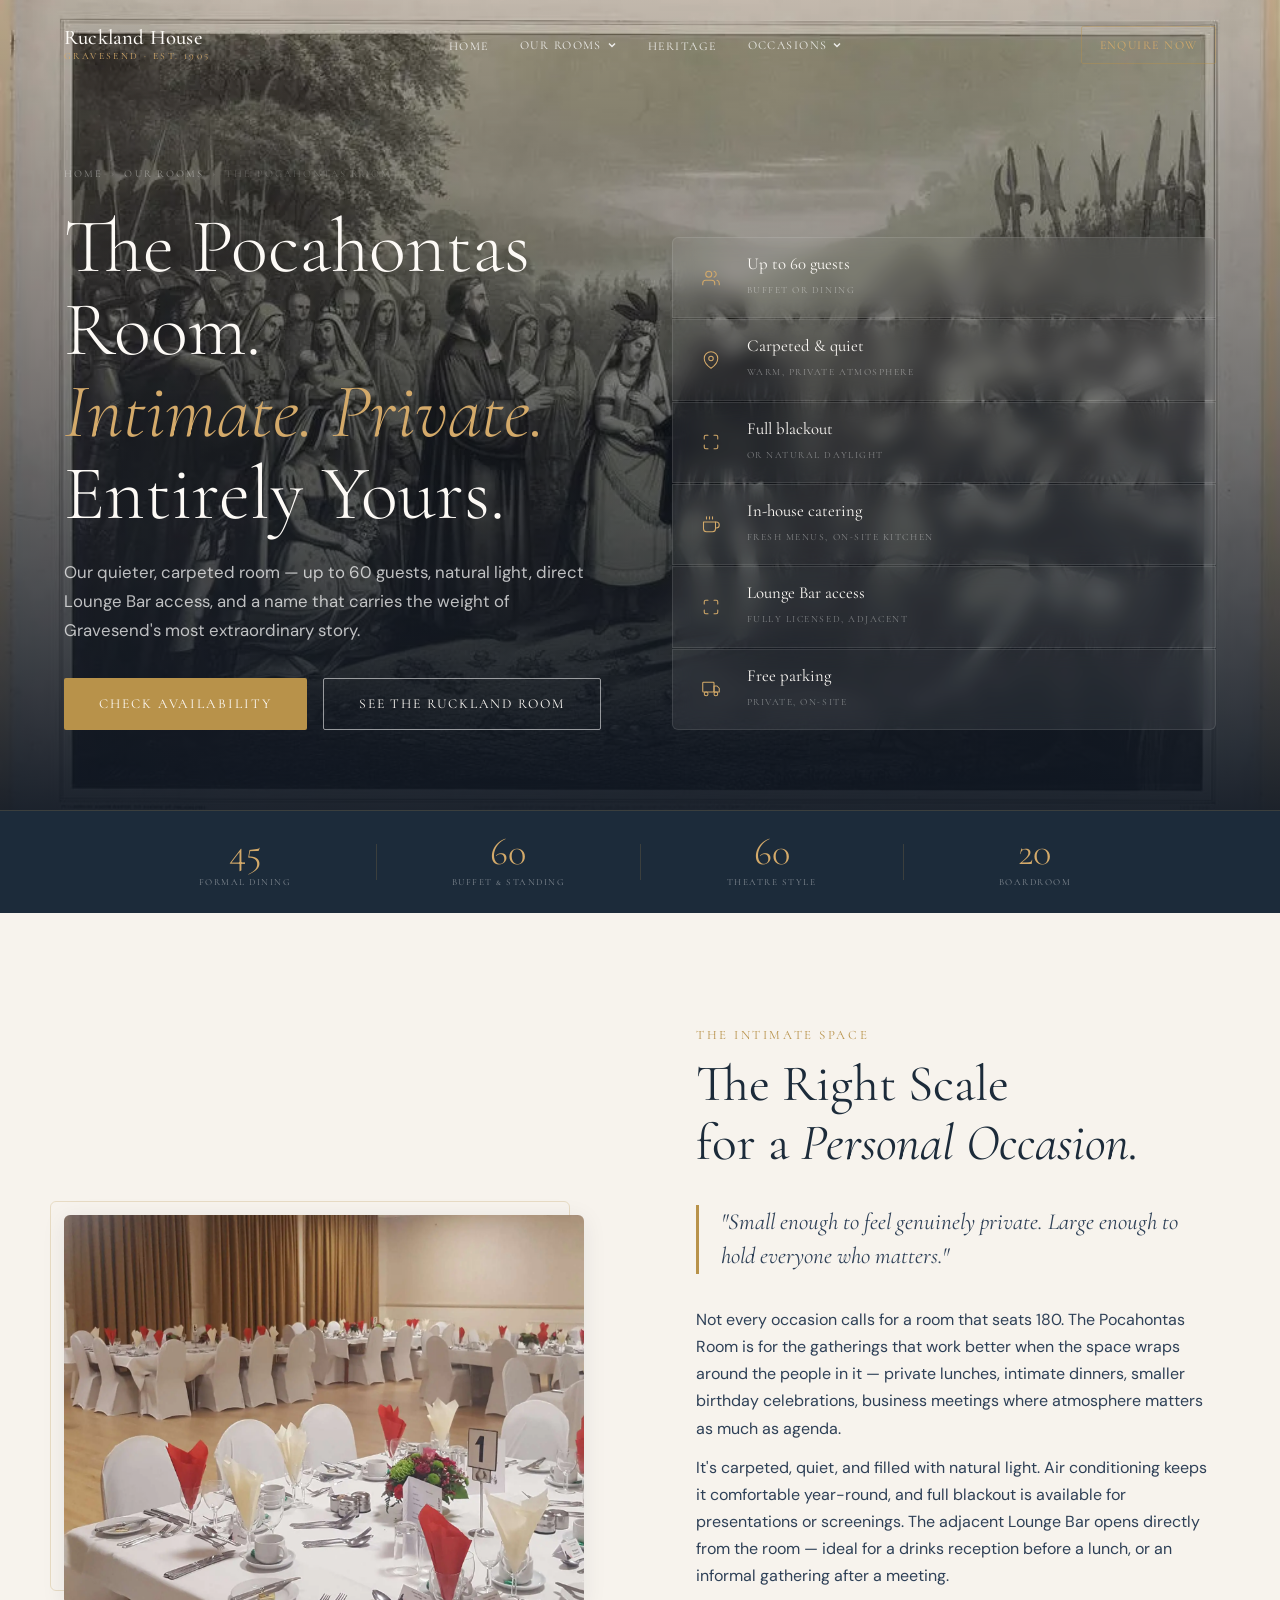
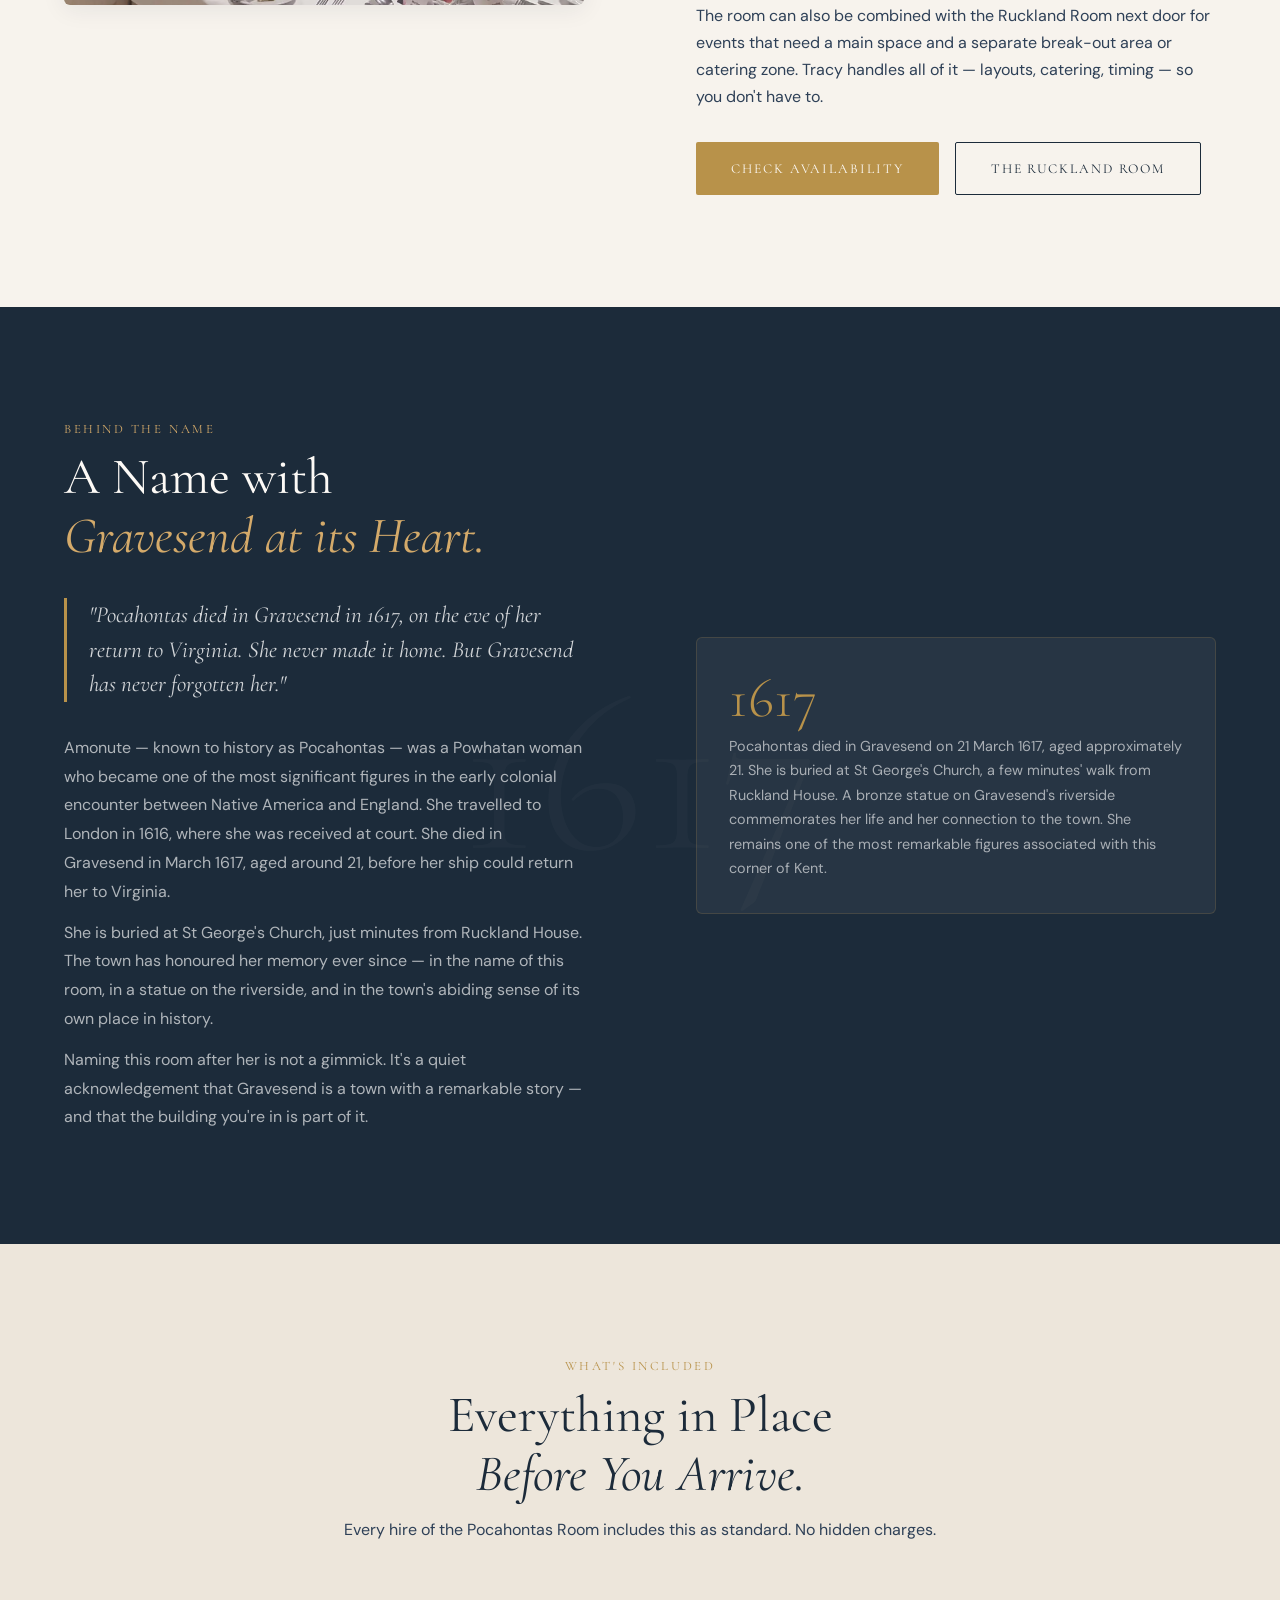
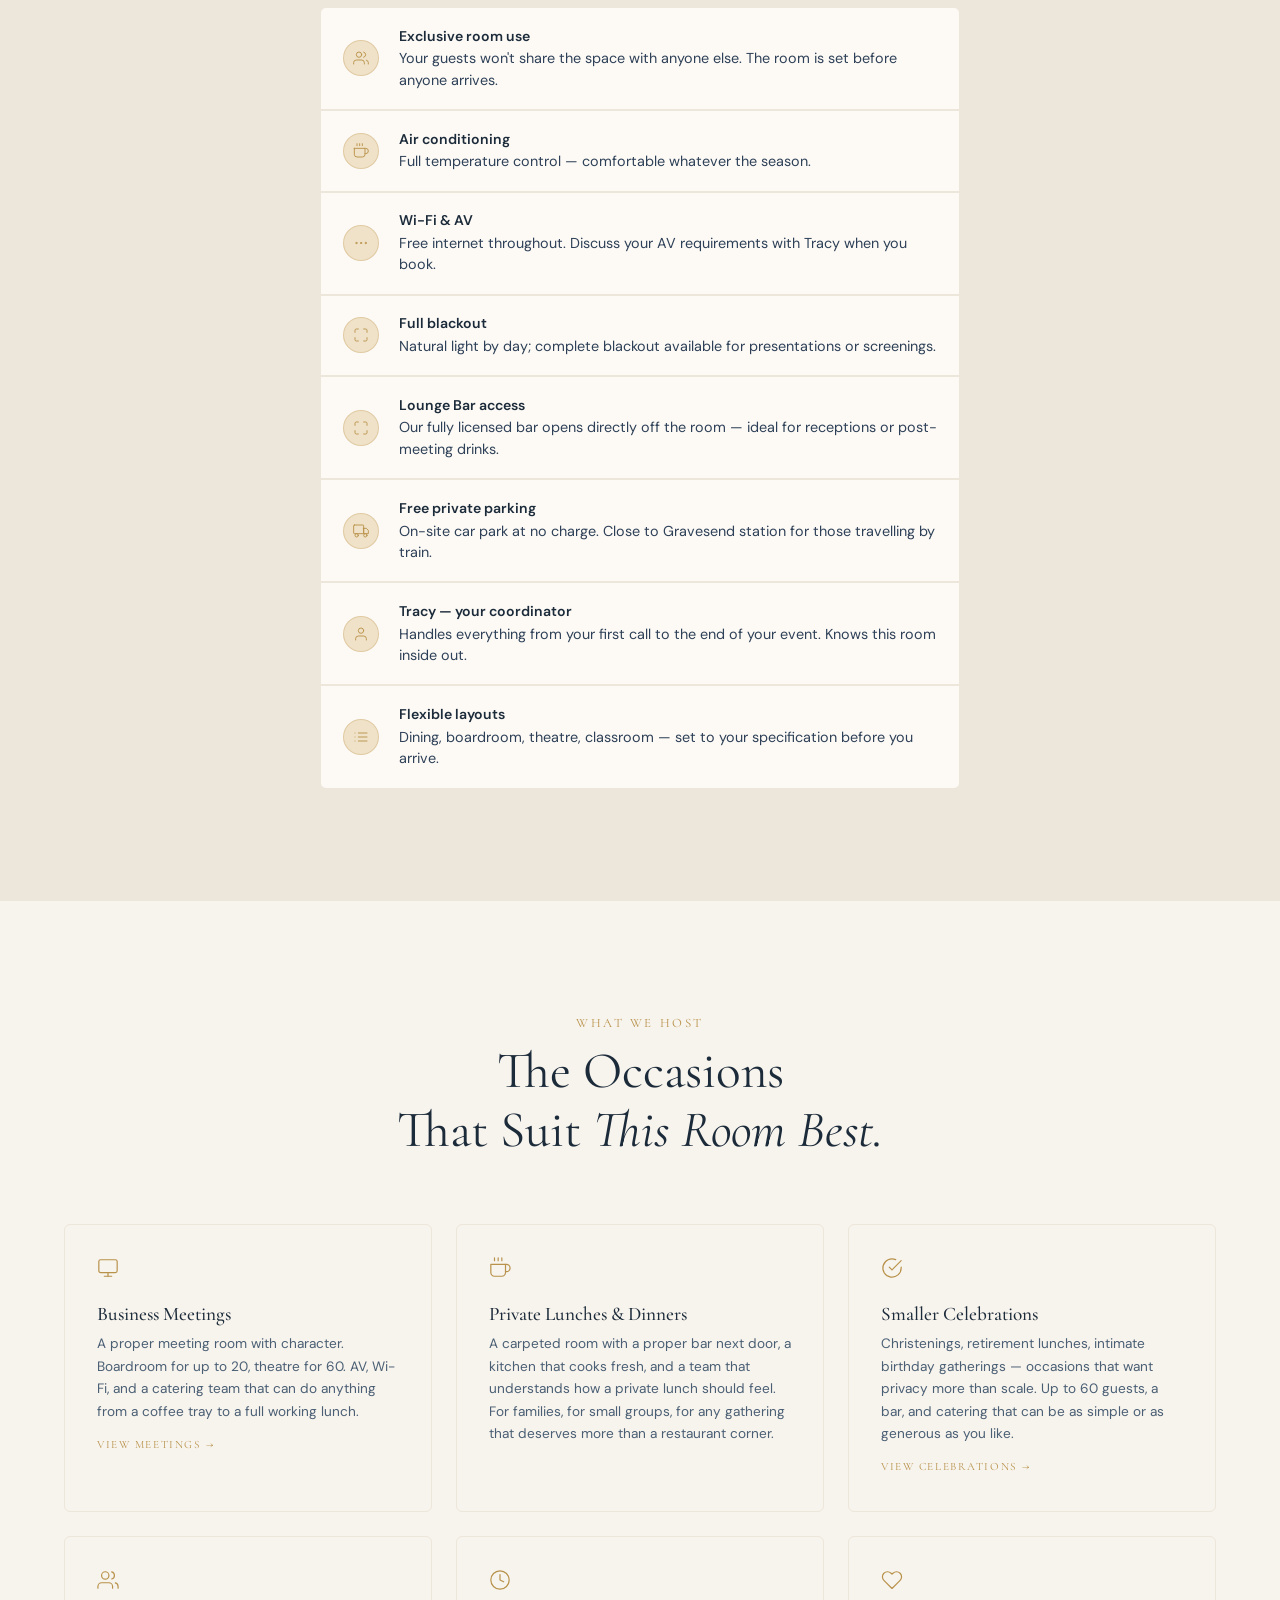
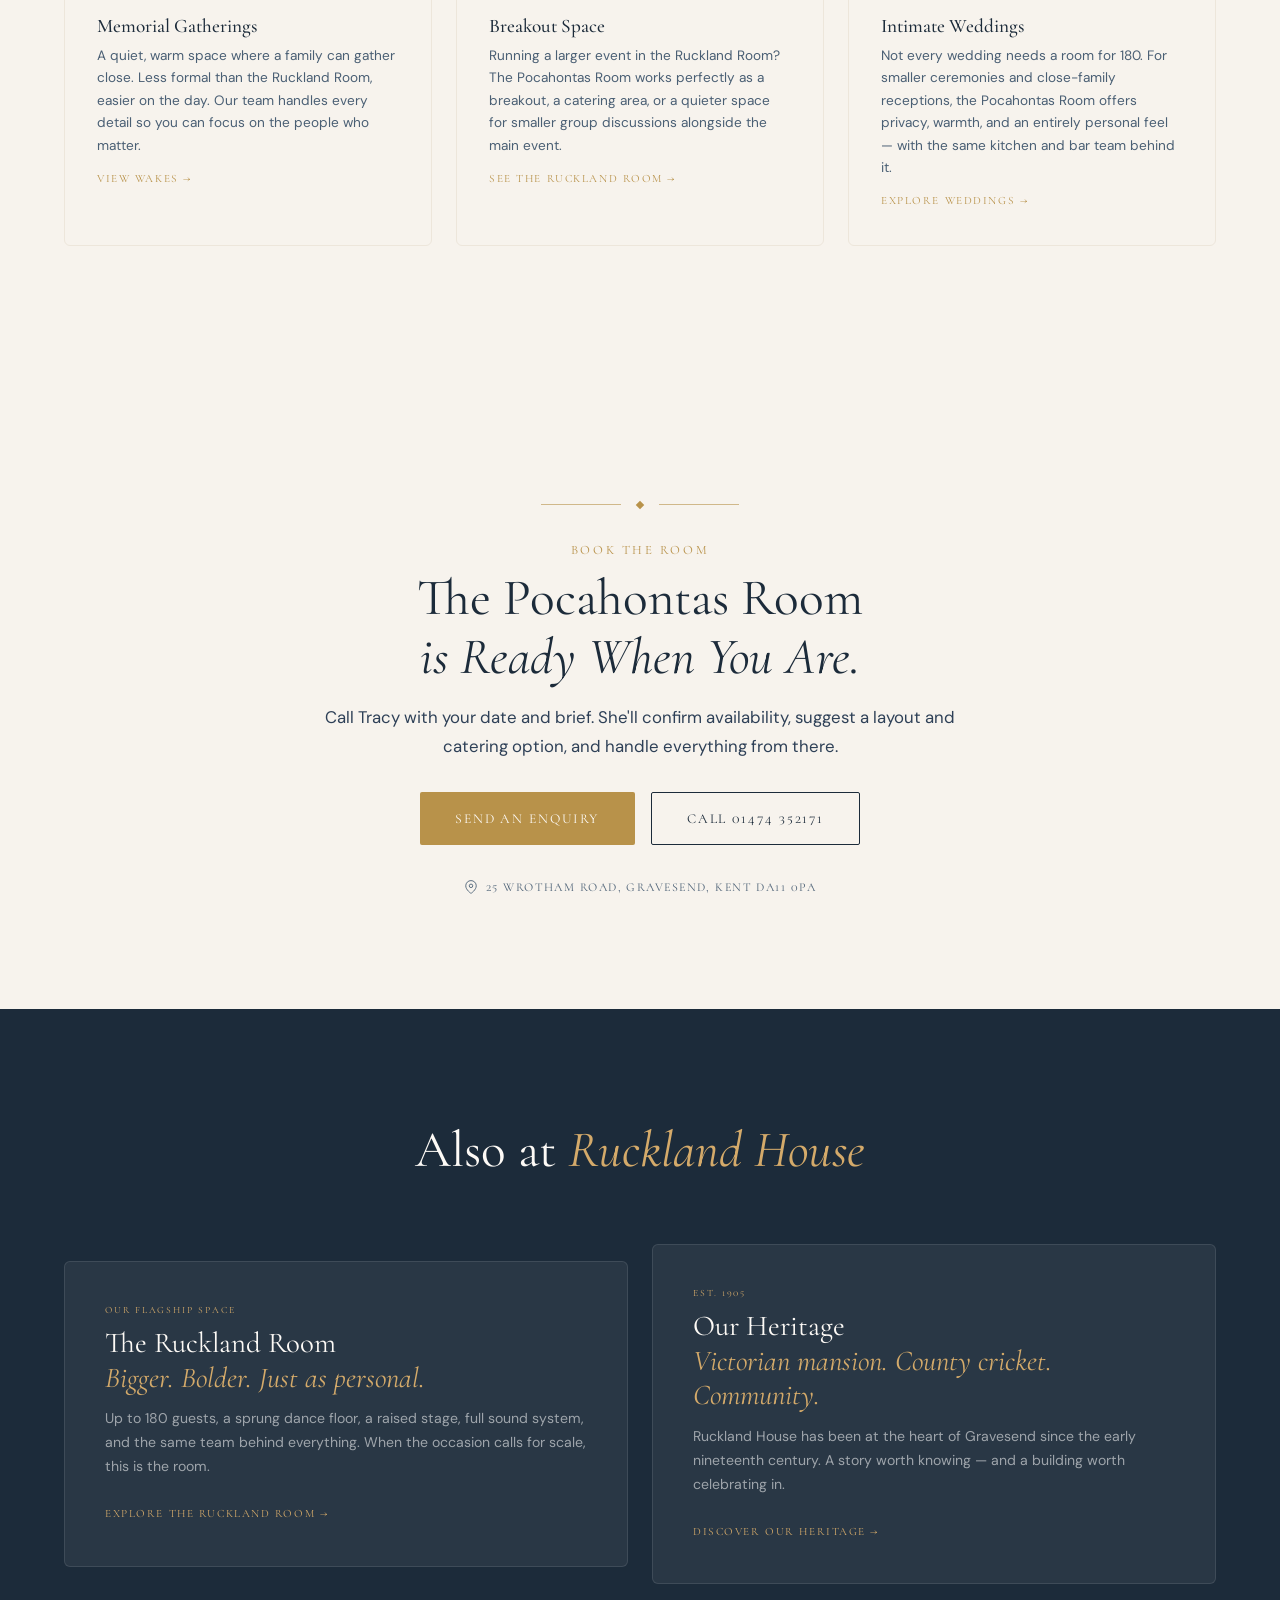
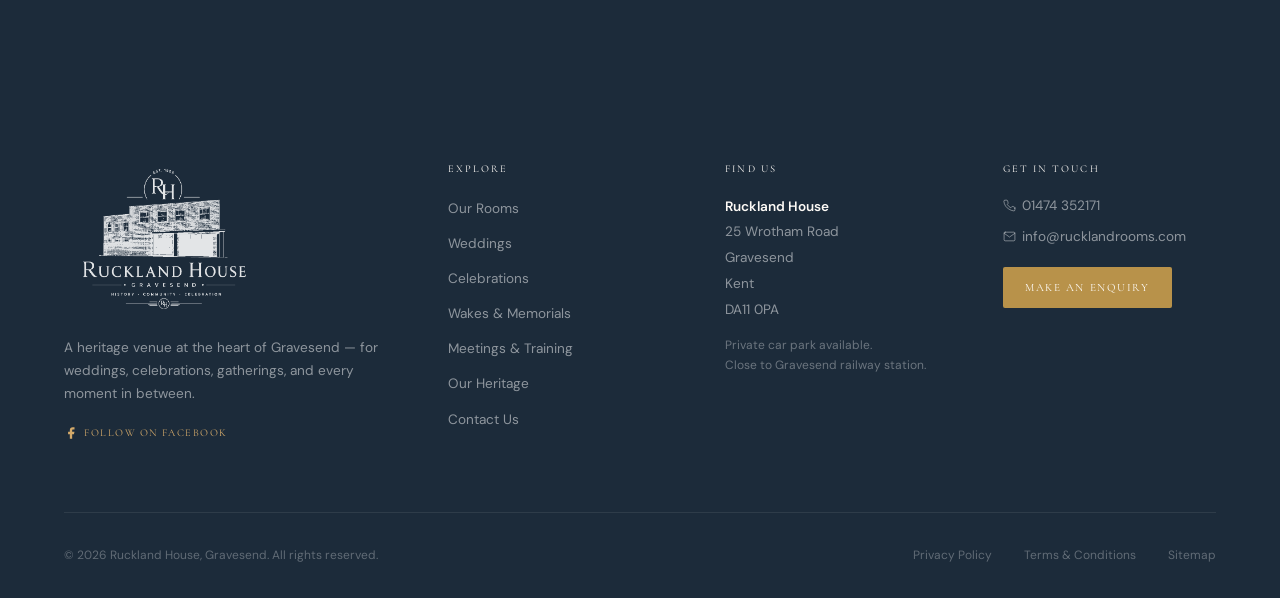
<file: pocahontas-room.html>
<!DOCTYPE html>
<html lang="en">
<head>
  <meta charset="UTF-8" />
  <meta name="viewport" content="width=device-width, initial-scale=1.0" />
  <meta name="description" content="The Pocahontas Room — an intimate, carpeted event space at Ruckland House, Gravesend. Up to 60 guests, private Lounge Bar access, natural light, air conditioning. Named in honour of Gravesend's extraordinary history." />
  <meta property="og:title" content="The Pocahontas Room — Ruckland House, Gravesend" />
  <meta property="og:description" content="Intimate, warm, and entirely yours. Up to 60 guests, private Lounge Bar access, and a story behind the name that only Gravesend can tell." />
  <meta property="og:type" content="website" />
  <title>The Pocahontas Room — Ruckland House, Gravesend | Est. 1905</title>

  <link rel="preconnect" href="https://fonts.googleapis.com" />
  <link rel="preconnect" href="https://fonts.gstatic.com" crossorigin />
  <link href="https://fonts.googleapis.com/css2?family=Cormorant+Garamond:ital,wght@0,300;0,400;0,500;0,600;1,300;1,400;1,500&family=Cormorant+SC:wght@300;400;500&family=DM+Sans:ital,opsz,wght@0,9..40,300;0,9..40,400;0,9..40,500;0,9..40,600;1,9..40,400&display=swap" rel="stylesheet" />
  <link rel="stylesheet" href="style.css" />
  <link rel="icon" href="images/favicon.ico" type="image/x-icon" />

  <style>
    /* ── Page hero ── */
    .page-hero {
      position: relative;
      min-height: 90svh;
      display: flex;
      align-items: flex-end;
      overflow: hidden;
      padding-bottom: 5rem;
    }
    .page-hero__img {
      position: absolute; inset: 0;
      background-image: url('images/rh21.webp');
      background-size: cover; background-position: center 40%;
      z-index: 0;
      transition: transform 8s ease-out;
    }
    .page-hero__img.loaded { transform: scale(1.03); }
    .page-hero__overlay {
      position: absolute; inset: 0;
      background: linear-gradient(to top, rgba(14,22,34,0.93) 0%, rgba(14,22,34,0.5) 50%, rgba(14,22,34,0.15) 100%);
      z-index: 1;
    }
    .page-hero__inner {
      position: relative; z-index: 2;
      width: 90%; max-width: 1180px; margin-inline: auto;
      display: grid; grid-template-columns: 1fr 1fr;
      gap: 4rem; align-items: end;
      padding-top: 5rem;
    }
    .page-hero__breadcrumb {
      display: flex; align-items: center; gap: 0.5rem;
      font-family: var(--font-accent); font-size: 0.65rem;
      letter-spacing: 0.2em; text-transform: uppercase;
      color: rgba(255,255,255,0.4); margin-bottom: 1.5rem;
    }
    .page-hero__breadcrumb a { color: rgba(255,255,255,0.4); transition: color var(--duration) var(--ease); }
    .page-hero__breadcrumb a:hover { color: var(--gold-light); }
    .page-hero__breadcrumb span { color: rgba(255,255,255,0.2); }
    .page-hero__title { font-family: var(--font-display); font-size: clamp(3rem, 6vw, 5rem); font-weight: 300; color: var(--white); line-height: 1.07; margin-bottom: 1.4rem; opacity: 0; animation: fadeUp 1s var(--ease) 0.2s forwards; }
    .page-hero__title em { font-style: italic; color: var(--gold-light); }
    .page-hero__sub { font-size: 1.05rem; color: rgba(255,255,255,0.72); line-height: 1.75; max-width: 46ch; margin-bottom: 2rem; opacity: 0; animation: fadeUp 1s var(--ease) 0.4s forwards; }
    .page-hero__actions { display: flex; gap: 1rem; flex-wrap: wrap; opacity: 0; animation: fadeUp 1s var(--ease) 0.6s forwards; }
    .page-hero__facts { display: flex; flex-direction: column; gap: 1px; opacity: 0; animation: fadeUp 1s var(--ease) 0.8s forwards; }
    .hero-fact { display: flex; align-items: center; gap: 1.2rem; background: rgba(255,255,255,0.07); border: 1px solid rgba(255,255,255,0.1); backdrop-filter: blur(10px); padding: 1rem 1.4rem; transition: background var(--duration) var(--ease); }
    .hero-fact:first-child { border-radius: 6px 6px 0 0; }
    .hero-fact:last-child  { border-radius: 0 0 6px 6px; }
    .hero-fact:hover { background: rgba(255,255,255,0.11); }
    .hero-fact__icon { flex-shrink: 0; width: 2rem; display: flex; align-items: center; justify-content: center; color: var(--gold-light); }
    .hero-fact__icon svg { width: 18px; height: 18px; stroke: currentColor; fill: none; stroke-width: 1.4; stroke-linecap: round; stroke-linejoin: round; }
    .hero-fact__value { font-family: var(--font-display); font-size: 1.05rem; color: var(--white); line-height: 1.2; display: block; }
    .hero-fact__label { font-family: var(--font-accent); font-size: 0.6rem; letter-spacing: 0.16em; text-transform: uppercase; color: rgba(255,255,255,0.4); }

    /* ── Capacity strip ── */
    .cap-strip { background: var(--navy); border-top: 1px solid rgba(184,146,74,0.2); }
    .cap-strip__inner { max-width: 1180px; margin: 0 auto; padding: 0 5%; display: flex; align-items: center; }
    .cap-strip__item { flex: 1; text-align: center; padding: 1.4rem 1rem; }
    .cap-strip__num { font-family: var(--font-display); font-size: 2.4rem; font-weight: 300; color: var(--gold-light); line-height: 1; display: block; }
    .cap-strip__lbl { font-family: var(--font-accent); font-size: 0.58rem; letter-spacing: 0.16em; text-transform: uppercase; color: rgba(255,255,255,0.45); display: block; margin-top: 0.2rem; }
    .cap-strip__div { width: 1px; height: 36px; background: rgba(184,146,74,0.2); flex-shrink: 0; }

    /* ── Intro ── */
    .p-intro { padding: var(--gap-xl) 0; background: var(--cream); }
    .p-intro__inner { display: grid; grid-template-columns: 1fr 1fr; gap: var(--gap-xl); align-items: center; }
    .p-intro__img { position: relative; }
    .p-intro__img-main { width: 100%; aspect-ratio: 4/3; object-fit: cover; border-radius: var(--radius-md); box-shadow: var(--shadow-soft); }
    .p-intro__img::before { content: ''; position: absolute; top: -14px; left: -14px; right: 14px; bottom: 14px; border: 1px solid var(--gold); border-radius: var(--radius-md); opacity: 0.25; z-index: -1; }
    .p-intro__pull { font-family: var(--font-display); font-size: clamp(1.2rem, 1.8vw, 1.65rem); font-weight: 400; font-style: italic; color: var(--navy-mid); line-height: 1.5; border-left: 3px solid var(--gold); padding-left: 1.4rem; margin: var(--gap-md) 0; }

    /* ── The name — Pocahontas story ── */
    .p-story { padding: var(--gap-xl) 0; background: var(--navy); position: relative; overflow: hidden; }
    .p-story::before { content: '1617'; position: absolute; top: 50%; left: 50%; transform: translate(-50%,-50%); font-family: var(--font-display); font-size: clamp(8rem, 18vw, 20rem); font-weight: 300; color: rgba(255,255,255,0.025); white-space: nowrap; pointer-events: none; }
    .p-story__inner { display: grid; grid-template-columns: 1fr 1fr; gap: var(--gap-xl); align-items: center; position: relative; z-index: 1; }
    .p-story__content .label { color: var(--gold-light); }
    .p-story__content h2 { color: var(--white); }
    .p-story__content p { color: rgba(255,255,255,0.65); max-width: none; margin-top: 0.75rem; line-height: 1.8; }
    .p-story__pull { font-family: var(--font-display); font-size: clamp(1.2rem, 1.8vw, 1.6rem); font-weight: 400; font-style: italic; color: rgba(255,255,255,0.8); line-height: 1.5; border-left: 3px solid var(--gold); padding-left: 1.4rem; margin: var(--gap-md) 0; }
    .p-story__fact { background: rgba(255,255,255,0.05); border: 1px solid rgba(184,146,74,0.2); border-radius: var(--radius-md); padding: 2rem; }
    .p-story__fact-year { font-family: var(--font-display); font-size: 3.5rem; font-weight: 300; color: var(--gold); line-height: 1; display: block; margin-bottom: 0.5rem; }
    .p-story__fact-text { font-size: 0.9rem; color: rgba(255,255,255,0.6); line-height: 1.7; max-width: none; }

    /* ── Features ── */
    .p-features { padding: var(--gap-xl) 0; background: var(--cream-dark); }
    .p-features__header { text-align: center; margin-bottom: var(--gap-lg); }
    .feat-list { display: flex; flex-direction: column; gap: 1px; border: 1px solid var(--cream-dark); border-radius: var(--radius-md); overflow: hidden; max-width: 640px; margin: 0 auto; }
    .feat-list__item { display: flex; align-items: center; gap: 1.2rem; background: var(--white); padding: 1.1rem 1.4rem; transition: background var(--duration) var(--ease); border-bottom: 1px solid var(--cream-dark); }
    .feat-list__item:last-child { border-bottom: none; }
    .feat-list__item:hover { background: var(--cream); }
    .feat-list__icon { width: 36px; height: 36px; border-radius: 50%; background: var(--gold-pale); border: 1px solid rgba(184,146,74,0.3); display: flex; align-items: center; justify-content: center; flex-shrink: 0; color: var(--gold); }
    .feat-list__icon svg { width: 16px; height: 16px; stroke: currentColor; fill: none; stroke-width: 1.4; stroke-linecap: round; stroke-linejoin: round; }
    .feat-list__text { font-size: 0.9rem; color: var(--navy-mid); line-height: 1.5; }
    .feat-list__text strong { display: block; font-weight: 600; color: var(--navy); font-size: 0.88rem; margin-bottom: 0.1rem; }

    /* ── Uses ── */
    .p-uses { padding: var(--gap-xl) 0; background: var(--cream); }
    .p-uses__header { text-align: center; margin-bottom: var(--gap-lg); }
    .uses-grid { display: grid; grid-template-columns: repeat(3, 1fr); gap: 1.5rem; }
    .use-card { border: 1px solid var(--cream-dark); border-radius: var(--radius-md); padding: 2rem; transition: box-shadow var(--duration) var(--ease), border-color var(--duration) var(--ease); }
    .use-card:hover { box-shadow: var(--shadow-soft); border-color: var(--gold); }
    .use-card__icon { color: var(--gold); margin-bottom: 1rem; }
    .use-card__icon svg { width: 22px; height: 22px; stroke: currentColor; fill: none; stroke-width: 1.3; stroke-linecap: round; stroke-linejoin: round; }
    .use-card__title { font-family: var(--font-display); font-size: 1.2rem; color: var(--navy); margin-bottom: 0.5rem; }
    .use-card__desc { font-size: 0.85rem; color: var(--navy-soft); line-height: 1.65; max-width: none; }

    /* ── Also see ── */
    .p-also { padding: var(--gap-xl) 0; background: var(--navy); }
    .p-also__inner { display: grid; grid-template-columns: 1fr 1fr; gap: 1.5rem; align-items: center; }
    .p-also__card { background: rgba(255,255,255,0.06); border: 1px solid rgba(255,255,255,0.1); border-radius: var(--radius-md); padding: 2.5rem; transition: background var(--duration) var(--ease); text-decoration: none; display: block; }
    .p-also__card:hover { background: rgba(255,255,255,0.1); }
    .p-also__label { font-family: var(--font-accent); font-size: 0.6rem; letter-spacing: 0.2em; text-transform: uppercase; color: var(--gold-light); display: block; margin-bottom: 0.5rem; }
    .p-also__title { font-family: var(--font-display); font-size: 1.8rem; font-weight: 400; color: var(--white); line-height: 1.2; margin-bottom: 0.75rem; }
    .p-also__title em { font-style: italic; color: var(--gold-light); }
    .p-also__desc { font-size: 0.88rem; color: rgba(255,255,255,0.55); line-height: 1.7; max-width: none; margin-bottom: 1.2rem; }
    .p-also__link { font-family: var(--font-accent); font-size: 0.7rem; letter-spacing: 0.14em; text-transform: uppercase; color: var(--gold-light); display: inline-flex; align-items: center; gap: 0.4rem; transition: gap var(--duration) var(--ease); }
    .p-also__card:hover .p-also__link { gap: 0.7rem; }

    @keyframes fadeUp { from { opacity: 0; transform: translateY(20px); } to { opacity: 1; transform: translateY(0); } }
    .reveal { opacity: 0; transform: translateY(28px); transition: opacity 0.7s var(--ease), transform 0.7s var(--ease); }
    .reveal.visible { opacity: 1; transform: translateY(0); }
    .reveal--delay-1 { transition-delay: 0.1s; }
    .reveal--delay-2 { transition-delay: 0.2s; }

    @media (max-width: 1024px) {
      .page-hero__inner { grid-template-columns: 1fr; }
      .page-hero__facts { display: none; }
      .p-intro__inner { grid-template-columns: 1fr; }
      .p-story__inner { grid-template-columns: 1fr; }
      .uses-grid { grid-template-columns: 1fr 1fr; }
      .p-also__inner { grid-template-columns: 1fr; }
    }
    @media (max-width: 768px) {
      /* Hero */
      .page-hero__inner { grid-template-columns: 1fr !important; padding-top: 3rem; }
      .page-hero__facts { display: none; }
      .page-hero__title { font-size: clamp(2rem, 8vw, 3rem); }
      .page-hero__actions { flex-direction: column; }
      .page-hero__actions .btn { width: 100%; text-align: center; }
      /* Capacity strip */
      .cap-strip__inner { flex-wrap: wrap; }
      .cap-strip__item { min-width: 45%; padding: 1rem 0.5rem; }
      .cap-strip__div { display: none; }
      .cap-strip__num { font-size: 1.8rem; }
      /* Intro */
      .p-intro__inner { grid-template-columns: 1fr; }
      /* Story */
      .p-story__inner { grid-template-columns: 1fr; }
      .p-story__fact { margin-top: 0; }
      /* Features */
      .feat-list { max-width: none; }
      /* Uses */
      .uses-grid { grid-template-columns: 1fr; }
      /* Also see */
      .p-also__inner { grid-template-columns: 1fr; }
      /* CTA */
      .cta-band__actions { flex-direction: column; align-items: center; }
      .cta-band__actions .btn { width: 100%; max-width: 320px; }
      .page-hero__title { font-size: clamp(2.6rem, 10vw, 3.5rem); }
      .page-hero__actions { flex-direction: column; }
      .cap-strip__inner { flex-wrap: wrap; }
      .cap-strip__item { min-width: 45%; }
      .cap-strip__div { display: none; }
      .uses-grid { grid-template-columns: 1fr; }
    }
  </style>
</head>

<body>

  <header class="site-header" id="site-header">
    <div class="container">
      <nav class="nav" aria-label="Main navigation">
        <a href="index.html" class="nav__brand" aria-label="Ruckland House home">
          <span class="nav__brand-name">Ruckland House</span>
          <span class="nav__brand-sub">Gravesend · Est. 1905</span>
        </a>
        <ul class="nav__links" role="list">
          <li><a href="index.html" class="nav__link">Home</a></li>
          <li class="nav__dropdown">
            <button class="nav__link nav__dropdown-toggle" aria-expanded="false" aria-haspopup="true">
              Our Rooms
              <svg class="nav__dropdown-caret" width="10" height="10" viewBox="0 0 10 10" fill="none" stroke="currentColor" stroke-width="1.5" aria-hidden="true"><path d="M2 3.5l3 3 3-3"/></svg>
            </button>
            <ul class="nav__dropdown-menu" role="menu">
              <li role="none"><a href="ruckland-room.html" class="nav__dropdown-item" role="menuitem">The Ruckland Room</a></li>
              <li role="none"><a href="pocahontas-room.html" class="nav__dropdown-item" role="menuitem" aria-current="page">The Pocahontas Room</a></li>
            </ul>
          </li>
          <li><a href="heritage.html" class="nav__link">Heritage</a></li>
          <li class="nav__dropdown">
            <button class="nav__link nav__dropdown-toggle" aria-expanded="false" aria-haspopup="true">
              Occasions
              <svg class="nav__dropdown-caret" width="10" height="10" viewBox="0 0 10 10" fill="none" stroke="currentColor" stroke-width="1.5" aria-hidden="true"><path d="M2 3.5l3 3 3-3"/></svg>
            </button>
            <ul class="nav__dropdown-menu" role="menu">
              <li role="none"><a href="weddings.html" class="nav__dropdown-item" role="menuitem">Weddings</a></li>
              <li role="none"><a href="occasions.html" class="nav__dropdown-item" role="menuitem">Celebrations</a></li>
              <li role="none"><a href="wakes.html" class="nav__dropdown-item" role="menuitem">Wakes</a></li>
              <li role="none"><a href="meetings.html" class="nav__dropdown-item" role="menuitem">Meetings</a></li>
            </ul>
          </li>
        </ul>
        <a href="#begin-planning" class="nav__cta">Enquire Now</a>
        <button class="nav__toggle" id="nav-toggle" aria-label="Open menu" aria-expanded="false" aria-controls="nav-mobile">
          <span></span><span></span><span></span>
        </button>
      </nav>
    </div>
  </header>

  <nav class="nav__mobile" id="nav-mobile" aria-label="Mobile navigation" aria-hidden="true">
    <button class="nav__mobile-close" id="nav-close" aria-label="Close menu">&times;</button>
    <a href="index.html" class="nav__mobile-link">Home</a>
    <span class="nav__mobile-label">Our Rooms</span>
    <a href="ruckland-room.html" class="nav__mobile-sub-link">The Ruckland Room</a>
    <a href="pocahontas-room.html" class="nav__mobile-sub-link">The Pocahontas Room</a>
    <a href="heritage.html" class="nav__mobile-link">Heritage</a>
    <span class="nav__mobile-label">Occasions</span>
    <a href="weddings.html" class="nav__mobile-sub-link">Weddings</a>
    <a href="occasions.html" class="nav__mobile-sub-link">Celebrations</a>
    <a href="wakes.html" class="nav__mobile-sub-link">Wakes</a>
    <a href="meetings.html" class="nav__mobile-sub-link">Meetings</a>
    <a href="#begin-planning" class="nav__mobile-link text-gold">Enquire Now</a>
  </nav>

  <main>

    <!-- HERO -->
    <section class="page-hero" aria-label="The Pocahontas Room">
      <div class="page-hero__img" id="hero-img" aria-hidden="true"></div>
      <div class="page-hero__overlay" aria-hidden="true"></div>
      <div class="page-hero__inner">
        <div class="page-hero__content">
          <nav class="page-hero__breadcrumb" aria-label="Breadcrumb">
            <a href="index.html">Home</a>
            <span aria-hidden="true">›</span>
            <a href="rooms.html">Our Rooms</a>
            <span aria-hidden="true">›</span>
            <span aria-current="page">The Pocahontas Room</span>
          </nav>
          <h1 class="page-hero__title">
            The Pocahontas Room.<br />
            <em>Intimate. Private.</em><br />
            Entirely Yours.
          </h1>
          <p class="page-hero__sub">
            Our quieter, carpeted room — up to 60 guests, natural light, direct 
            Lounge Bar access, and a name that carries the weight of Gravesend's 
            most extraordinary story.
          </p>
          <div class="page-hero__actions">
            <a href="#begin-planning" class="btn btn--primary">Check Availability</a>
            <a href="ruckland-room.html" class="btn btn--ghost">See the Ruckland Room</a>
          </div>
        </div>
        <div class="page-hero__facts" aria-label="At a glance">
          <div class="hero-fact">
            <span class="hero-fact__icon"><svg viewBox="0 0 24 24"><path d="M17 21v-2a4 4 0 0 0-4-4H5a4 4 0 0 0-4 4v2"/><circle cx="9" cy="7" r="4"/><path d="M23 21v-2a4 4 0 0 0-3-3.87"/><path d="M16 3.13a4 4 0 0 1 0 7.75"/></svg></span>
            <div><span class="hero-fact__value">Up to 60 guests</span><span class="hero-fact__label">Buffet or dining</span></div>
          </div>
          <div class="hero-fact">
            <span class="hero-fact__icon"><svg viewBox="0 0 24 24"><path d="M21 10c0 7-9 13-9 13s-9-6-9-13a9 9 0 0 1 18 0z"/><circle cx="12" cy="10" r="3"/></svg></span>
            <div><span class="hero-fact__value">Carpeted &amp; quiet</span><span class="hero-fact__label">Warm, private atmosphere</span></div>
          </div>
          <div class="hero-fact">
            <span class="hero-fact__icon"><svg viewBox="0 0 24 24"><path d="M8 3H5a2 2 0 0 0-2 2v3m18 0V5a2 2 0 0 0-2-2h-3m0 18h3a2 2 0 0 0 2-2v-3M3 16v3a2 2 0 0 0 2 2h3"/></svg></span>
            <div><span class="hero-fact__value">Full blackout</span><span class="hero-fact__label">Or natural daylight</span></div>
          </div>
          <div class="hero-fact">
            <span class="hero-fact__icon"><svg viewBox="0 0 24 24"><path d="M18 8h1a4 4 0 0 1 0 8h-1"/><path d="M2 8h16v9a4 4 0 0 1-4 4H6a4 4 0 0 1-4-4V8z"/><line x1="6" y1="1" x2="6" y2="4"/><line x1="10" y1="1" x2="10" y2="4"/><line x1="14" y1="1" x2="14" y2="4"/></svg></span>
            <div><span class="hero-fact__value">In-house catering</span><span class="hero-fact__label">Fresh menus, on-site kitchen</span></div>
          </div>
          <div class="hero-fact">
            <span class="hero-fact__icon"><svg viewBox="0 0 24 24"><path d="M8 3H5a2 2 0 0 0-2 2v3m18 0V5a2 2 0 0 0-2-2h-3m0 18h3a2 2 0 0 0 2-2v-3M3 16v3a2 2 0 0 0 2 2h3"/></svg></span>
            <div><span class="hero-fact__value">Lounge Bar access</span><span class="hero-fact__label">Fully licensed, adjacent</span></div>
          </div>
          <div class="hero-fact">
            <span class="hero-fact__icon"><svg viewBox="0 0 24 24"><rect x="1" y="3" width="15" height="13" rx="1"/><path d="M16 8h4l3 3v5h-7V8z"/><circle cx="5.5" cy="18.5" r="2.5"/><circle cx="18.5" cy="18.5" r="2.5"/></svg></span>
            <div><span class="hero-fact__value">Free parking</span><span class="hero-fact__label">Private, on-site</span></div>
          </div>
        </div>
      </div>
    </section>

    <!-- CAPACITY STRIP -->
    <div class="cap-strip">
      <div class="cap-strip__inner">
        <div class="cap-strip__item"><span class="cap-strip__num">45</span><span class="cap-strip__lbl">Formal Dining</span></div>
        <div class="cap-strip__div" aria-hidden="true"></div>
        <div class="cap-strip__item"><span class="cap-strip__num">60</span><span class="cap-strip__lbl">Buffet &amp; Standing</span></div>
        <div class="cap-strip__div" aria-hidden="true"></div>
        <div class="cap-strip__item"><span class="cap-strip__num">60</span><span class="cap-strip__lbl">Theatre Style</span></div>
        <div class="cap-strip__div" aria-hidden="true"></div>
        <div class="cap-strip__item"><span class="cap-strip__num">20</span><span class="cap-strip__lbl">Boardroom</span></div>
      </div>
    </div>

    <!-- INTRO -->
    <section class="p-intro" aria-labelledby="intro-title">
      <div class="container">
        <div class="p-intro__inner">
          <div class="p-intro__img reveal">
            <img
              src="images/rh29.webp"
              alt="The Pocahontas Room — an intimate, private event space"
              class="p-intro__img-main"
              width="900" height="675" loading="lazy"
            />
          </div>
          <div class="reveal reveal--delay-1">
            <span class="label">The Intimate Space</span>
            <h2 id="intro-title">The Right Scale<br />for a <em>Personal Occasion.</em></h2>
            <blockquote class="p-intro__pull">
              "Small enough to feel genuinely private. Large enough to hold everyone who matters."
            </blockquote>
            <p style="max-width:none;">
              Not every occasion calls for a room that seats 180. The Pocahontas Room is for the 
              gatherings that work better when the space wraps around the people in it — private 
              lunches, intimate dinners, smaller birthday celebrations, business meetings where 
              atmosphere matters as much as agenda.
            </p>
            <p style="margin-top:0.75rem; max-width:none;">
              It's carpeted, quiet, and filled with natural light. Air conditioning keeps it 
              comfortable year-round, and full blackout is available for presentations or 
              screenings. The adjacent Lounge Bar opens directly from the room — ideal for 
              a drinks reception before a lunch, or an informal gathering after a meeting.
            </p>
            <p style="margin-top:0.75rem; max-width:none;">
              The room can also be combined with the Ruckland Room next door for events that 
              need a main space and a separate break-out area or catering zone. Tracy handles 
              all of it — layouts, catering, timing — so you don't have to.
            </p>
            <div style="margin-top:2rem; display:flex; gap:1rem; flex-wrap:wrap;">
              <a href="#begin-planning" class="btn btn--primary">Check Availability</a>
              <a href="ruckland-room.html" class="btn btn--outline">The Ruckland Room</a>
            </div>
          </div>
        </div>
      </div>
    </section>

    <!-- THE NAME — POCAHONTAS STORY -->
    <section class="p-story" aria-labelledby="story-title">
      <div class="container">
        <div class="p-story__inner">
          <div class="p-story__content reveal">
            <span class="label">Behind the Name</span>
            <h2 id="story-title" style="color:var(--white);">A Name with<br /><em style="color:var(--gold-light);">Gravesend at its Heart.</em></h2>
            <blockquote class="p-story__pull">
              "Pocahontas died in Gravesend in 1617, on the eve of her return to Virginia. She never made it home. But Gravesend has never forgotten her."
            </blockquote>
            <p>
              Amonute — known to history as Pocahontas — was a Powhatan woman who became one of 
              the most significant figures in the early colonial encounter between Native America 
              and England. She travelled to London in 1616, where she was received at court. 
              She died in Gravesend in March 1617, aged around 21, before her ship could return 
              her to Virginia.
            </p>
            <p style="margin-top:0.75rem;">
              She is buried at St George's Church, just minutes from Ruckland House. The town 
              has honoured her memory ever since — in the name of this room, in a statue on 
              the riverside, and in the town's abiding sense of its own place in history.
            </p>
            <p style="margin-top:0.75rem;">
              Naming this room after her is not a gimmick. It's a quiet acknowledgement that 
              Gravesend is a town with a remarkable story — and that the building you're in 
              is part of it.
            </p>
          </div>
          <div class="p-story__fact reveal reveal--delay-1">
            <span class="p-story__fact-year">1617</span>
            <p class="p-story__fact-text">
              Pocahontas died in Gravesend on 21 March 1617, aged approximately 21. 
              She is buried at St George's Church, a few minutes' walk from Ruckland House. 
              A bronze statue on Gravesend's riverside commemorates her life and her connection 
              to the town. She remains one of the most remarkable figures associated with 
              this corner of Kent.
            </p>
          </div>
        </div>
      </div>
    </section>

    <!-- FEATURES -->
    <section class="p-features" aria-labelledby="features-title">
      <div class="container" style="max-width:860px;">
        <header class="p-features__header reveal">
          <span class="label">What's Included</span>
          <h2 id="features-title">Everything in Place<br /><em>Before You Arrive.</em></h2>
          <p style="margin-inline:auto; margin-top:0.75rem;">
            Every hire of the Pocahontas Room includes this as standard. No hidden charges.
          </p>
        </header>
        <div class="feat-list reveal">
          <div class="feat-list__item">
            <span class="feat-list__icon"><svg viewBox="0 0 24 24"><path d="M17 21v-2a4 4 0 0 0-4-4H5a4 4 0 0 0-4 4v2"/><circle cx="9" cy="7" r="4"/><path d="M23 21v-2a4 4 0 0 0-3-3.87"/><path d="M16 3.13a4 4 0 0 1 0 7.75"/></svg></span>
            <p class="feat-list__text"><strong>Exclusive room use</strong>Your guests won't share the space with anyone else. The room is set before anyone arrives.</p>
          </div>
          <div class="feat-list__item">
            <span class="feat-list__icon"><svg viewBox="0 0 24 24"><path d="M18 8h1a4 4 0 0 1 0 8h-1"/><path d="M2 8h16v9a4 4 0 0 1-4 4H6a4 4 0 0 1-4-4V8z"/><line x1="6" y1="1" x2="6" y2="4"/><line x1="10" y1="1" x2="10" y2="4"/><line x1="14" y1="1" x2="14" y2="4"/></svg></span>
            <p class="feat-list__text"><strong>Air conditioning</strong>Full temperature control — comfortable whatever the season.</p>
          </div>
          <div class="feat-list__item">
            <span class="feat-list__icon"><svg viewBox="0 0 24 24"><circle cx="12" cy="12" r="1"/><circle cx="19" cy="12" r="1"/><circle cx="5" cy="12" r="1"/></svg></span>
            <p class="feat-list__text"><strong>Wi-Fi &amp; AV</strong>Free internet throughout. Discuss your AV requirements with Tracy when you book.</p>
          </div>
          <div class="feat-list__item">
            <span class="feat-list__icon"><svg viewBox="0 0 24 24"><path d="M8 3H5a2 2 0 0 0-2 2v3m18 0V5a2 2 0 0 0-2-2h-3m0 18h3a2 2 0 0 0 2-2v-3M3 16v3a2 2 0 0 0 2 2h3"/></svg></span>
            <p class="feat-list__text"><strong>Full blackout</strong>Natural light by day; complete blackout available for presentations or screenings.</p>
          </div>
          <div class="feat-list__item">
            <span class="feat-list__icon"><svg viewBox="0 0 24 24"><path d="M8 3H5a2 2 0 0 0-2 2v3m18 0V5a2 2 0 0 0-2-2h-3m0 18h3a2 2 0 0 0 2-2v-3M3 16v3a2 2 0 0 0 2 2h3"/></svg></span>
            <p class="feat-list__text"><strong>Lounge Bar access</strong>Our fully licensed bar opens directly off the room — ideal for receptions or post-meeting drinks.</p>
          </div>
          <div class="feat-list__item">
            <span class="feat-list__icon"><svg viewBox="0 0 24 24"><rect x="1" y="3" width="15" height="13" rx="1"/><path d="M16 8h4l3 3v5h-7V8z"/><circle cx="5.5" cy="18.5" r="2.5"/><circle cx="18.5" cy="18.5" r="2.5"/></svg></span>
            <p class="feat-list__text"><strong>Free private parking</strong>On-site car park at no charge. Close to Gravesend station for those travelling by train.</p>
          </div>
          <div class="feat-list__item">
            <span class="feat-list__icon"><svg viewBox="0 0 24 24"><path d="M20 21v-2a4 4 0 0 0-4-4H8a4 4 0 0 0-4 4v2"/><circle cx="12" cy="7" r="4"/></svg></span>
            <p class="feat-list__text"><strong>Tracy — your coordinator</strong>Handles everything from your first call to the end of your event. Knows this room inside out.</p>
          </div>
          <div class="feat-list__item">
            <span class="feat-list__icon"><svg viewBox="0 0 24 24"><line x1="8" y1="6" x2="21" y2="6"/><line x1="8" y1="12" x2="21" y2="12"/><line x1="8" y1="18" x2="21" y2="18"/><line x1="3" y1="6" x2="3.01" y2="6"/><line x1="3" y1="12" x2="3.01" y2="12"/><line x1="3" y1="18" x2="3.01" y2="18"/></svg></span>
            <p class="feat-list__text"><strong>Flexible layouts</strong>Dining, boardroom, theatre, classroom — set to your specification before you arrive.</p>
          </div>
        </div>
      </div>
    </section>

    <!-- USES -->
    <section class="p-uses" aria-labelledby="uses-title">
      <div class="container">
        <header class="p-uses__header reveal">
          <span class="label">What We Host</span>
          <h2 id="uses-title">The Occasions<br />That Suit <em>This Room Best.</em></h2>
        </header>
        <div class="uses-grid">
          <div class="use-card reveal reveal--delay-1">
            <div class="use-card__icon"><svg viewBox="0 0 24 24"><rect x="2" y="3" width="20" height="14" rx="2"/><line x1="8" y1="21" x2="16" y2="21"/><line x1="12" y1="17" x2="12" y2="21"/></svg></div>
            <h3 class="use-card__title">Business Meetings</h3>
            <p class="use-card__desc">A proper meeting room with character. Boardroom for up to 20, theatre for 60. AV, Wi-Fi, and a catering team that can do anything from a coffee tray to a full working lunch.</p>
            <a href="meetings.html" style="display:inline-flex;align-items:center;gap:0.4rem;font-family:var(--font-accent);font-size:0.7rem;letter-spacing:0.14em;text-transform:uppercase;color:var(--gold);margin-top:0.75rem;">View Meetings →</a>
          </div>
          <div class="use-card reveal reveal--delay-1">
            <div class="use-card__icon"><svg viewBox="0 0 24 24"><path d="M18 8h1a4 4 0 0 1 0 8h-1"/><path d="M2 8h16v9a4 4 0 0 1-4 4H6a4 4 0 0 1-4-4V8z"/><line x1="6" y1="1" x2="6" y2="4"/><line x1="10" y1="1" x2="10" y2="4"/><line x1="14" y1="1" x2="14" y2="4"/></svg></div>
            <h3 class="use-card__title">Private Lunches &amp; Dinners</h3>
            <p class="use-card__desc">A carpeted room with a proper bar next door, a kitchen that cooks fresh, and a team that understands how a private lunch should feel. For families, for small groups, for any gathering that deserves more than a restaurant corner.</p>
          </div>
          <div class="use-card reveal reveal--delay-2">
            <div class="use-card__icon"><svg viewBox="0 0 24 24"><path d="M22 11.08V12a10 10 0 1 1-5.93-9.14"/><polyline points="22 4 12 14.01 9 11.01"/></svg></div>
            <h3 class="use-card__title">Smaller Celebrations</h3>
            <p class="use-card__desc">Christenings, retirement lunches, intimate birthday gatherings — occasions that want privacy more than scale. Up to 60 guests, a bar, and catering that can be as simple or as generous as you like.</p>
            <a href="occasions.html" style="display:inline-flex;align-items:center;gap:0.4rem;font-family:var(--font-accent);font-size:0.7rem;letter-spacing:0.14em;text-transform:uppercase;color:var(--gold);margin-top:0.75rem;">View Celebrations →</a>
          </div>
          <div class="use-card reveal reveal--delay-2">
            <div class="use-card__icon"><svg viewBox="0 0 24 24"><path d="M17 21v-2a4 4 0 0 0-4-4H5a4 4 0 0 0-4 4v2"/><circle cx="9" cy="7" r="4"/><path d="M23 21v-2a4 4 0 0 0-3-3.87"/><path d="M16 3.13a4 4 0 0 1 0 7.75"/></svg></div>
            <h3 class="use-card__title">Memorial Gatherings</h3>
            <p class="use-card__desc">A quiet, warm space where a family can gather close. Less formal than the Ruckland Room, easier on the day. Our team handles every detail so you can focus on the people who matter.</p>
            <a href="wakes.html" style="display:inline-flex;align-items:center;gap:0.4rem;font-family:var(--font-accent);font-size:0.7rem;letter-spacing:0.14em;text-transform:uppercase;color:var(--gold);margin-top:0.75rem;">View Wakes →</a>
          </div>
          <div class="use-card reveal reveal--delay-3">
            <div class="use-card__icon"><svg viewBox="0 0 24 24"><circle cx="12" cy="12" r="10"/><polyline points="12 6 12 12 16 14"/></svg></div>
            <h3 class="use-card__title">Breakout Space</h3>
            <p class="use-card__desc">Running a larger event in the Ruckland Room? The Pocahontas Room works perfectly as a breakout, a catering area, or a quieter space for smaller group discussions alongside the main event.</p>
            <a href="ruckland-room.html" style="display:inline-flex;align-items:center;gap:0.4rem;font-family:var(--font-accent);font-size:0.7rem;letter-spacing:0.14em;text-transform:uppercase;color:var(--gold);margin-top:0.75rem;">See the Ruckland Room →</a>
          </div>
          <div class="use-card reveal reveal--delay-3">
            <div class="use-card__icon"><svg viewBox="0 0 24 24"><path d="M20.84 4.61a5.5 5.5 0 0 0-7.78 0L12 5.67l-1.06-1.06a5.5 5.5 0 0 0-7.78 7.78l1.06 1.06L12 21.23l7.78-7.78 1.06-1.06a5.5 5.5 0 0 0 0-7.78z"/></svg></div>
            <h3 class="use-card__title">Intimate Weddings</h3>
            <p class="use-card__desc">Not every wedding needs a room for 180. For smaller ceremonies and close-family receptions, the Pocahontas Room offers privacy, warmth, and an entirely personal feel — with the same kitchen and bar team behind it.</p>
            <a href="weddings.html" style="display:inline-flex;align-items:center;gap:0.4rem;font-family:var(--font-accent);font-size:0.7rem;letter-spacing:0.14em;text-transform:uppercase;color:var(--gold);margin-top:0.75rem;">Explore Weddings →</a>
          </div>
        </div>
      </div>
    </section>

    <!-- CTA -->
    <section class="cta-band" id="begin-planning" aria-labelledby="cta-title">
      <div class="container">
        <div class="cta-band__inner reveal">
          <div class="rule"><div class="rule__diamond"></div></div>
          <span class="label">Book the Room</span>
          <h2 class="cta-band__title" id="cta-title">The Pocahontas Room<br /><em>is Ready When You Are.</em></h2>
          <p class="cta-band__sub">
            Call Tracy with your date and brief. She'll confirm availability, 
            suggest a layout and catering option, and handle everything from there.
          </p>
          <div class="cta-band__actions">
            <a href="contact.html" class="btn btn--primary">Send an Enquiry</a>
            <a href="tel:01474352171" class="btn btn--outline">Call 01474 352171</a>
          </div>
          <div class="cta-band__contact">
            <div class="cta-band__contact-item">
              <svg width="14" height="14" viewBox="0 0 24 24" fill="none" stroke="currentColor" stroke-width="1.5" aria-hidden="true"><path d="M21 10c0 7-9 13-9 13s-9-6-9-13a9 9 0 0 1 18 0z"/><circle cx="12" cy="10" r="3"/></svg>
              <span>25 Wrotham Road, Gravesend, Kent DA11 0PA</span>
            </div>
          </div>
        </div>
      </div>
    </section>

    <!-- ALSO SEE -->
    <section class="p-also" aria-labelledby="also-title">
      <div class="container">
        <h2 id="also-title" style="color:var(--white);text-align:center;margin-bottom:var(--gap-lg);">Also at <em style="color:var(--gold-light);">Ruckland House</em></h2>
        <div class="p-also__inner">
          <a href="ruckland-room.html" class="p-also__card reveal">
            <span class="p-also__label">Our Flagship Space</span>
            <h3 class="p-also__title">The Ruckland Room<br /><em>Bigger. Bolder. Just as personal.</em></h3>
            <p class="p-also__desc">Up to 180 guests, a sprung dance floor, a raised stage, full sound system, and the same team behind everything. When the occasion calls for scale, this is the room.</p>
            <span class="p-also__link">Explore the Ruckland Room →</span>
          </a>
          <a href="heritage.html" class="p-also__card reveal reveal--delay-1">
            <span class="p-also__label">Est. 1905</span>
            <h3 class="p-also__title">Our Heritage<br /><em>Victorian mansion. County cricket. Community.</em></h3>
            <p class="p-also__desc">Ruckland House has been at the heart of Gravesend since the early nineteenth century. A story worth knowing — and a building worth celebrating in.</p>
            <span class="p-also__link">Discover our heritage →</span>
          </a>
        </div>
      </div>
    </section>

  </main>

  <footer class="site-footer" role="contentinfo">
    <div class="container">
      <div class="footer__inner">
        <div>
          <div class="footer__logo-wrap">
            <img src="images/logo-white.webp" alt="Ruckland House — Gravesend, Est. 1905" class="footer__logo" width="200" loading="lazy" />
          </div>
          <p class="footer__tagline">A heritage venue at the heart of Gravesend — for weddings, celebrations, gatherings, and every moment in between.</p>
          <div class="footer__social">
            <a href="https://www.facebook.com/Ruckland-House-2132019600415374/" target="_blank" rel="noopener noreferrer" aria-label="Follow Ruckland House on Facebook">
              <svg width="14" height="14" viewBox="0 0 24 24" fill="currentColor" aria-hidden="true"><path d="M18 2h-3a5 5 0 0 0-5 5v3H7v4h3v8h4v-8h3l1-4h-4V7a1 1 0 0 1 1-1h3z"/></svg>
              Follow on Facebook
            </a>
          </div>
        </div>
        <nav aria-label="Footer navigation">
          <span class="footer__col-title">Explore</span>
          <ul class="footer__nav">
            <li><a href="rooms.html">Our Rooms</a></li>
            <li><a href="weddings.html">Weddings</a></li>
            <li><a href="occasions.html">Celebrations</a></li>
            <li><a href="wakes.html">Wakes &amp; Memorials</a></li>
            <li><a href="meetings.html">Meetings &amp; Training</a></li>
            <li><a href="heritage.html">Our Heritage</a></li>
            <li><a href="contact.html">Contact Us</a></li>
          </ul>
        </nav>
        <div>
          <span class="footer__col-title">Find Us</span>
          <address class="footer__address"><strong>Ruckland House</strong><br />25 Wrotham Road<br />Gravesend<br />Kent<br />DA11 0PA</address>
          <p style="margin-top:0.75rem;font-size:0.75rem;color:rgba(255,255,255,0.35);max-width:none;">Private car park available.<br />Close to Gravesend railway station.</p>
        </div>
        <div>
          <span class="footer__col-title">Get in Touch</span>
          <a href="tel:01474352171" class="footer__contact-link">
            <svg width="13" height="13" viewBox="0 0 24 24" fill="none" stroke="currentColor" stroke-width="1.5" stroke-linecap="round" stroke-linejoin="round" aria-hidden="true"><path d="M22 16.92v3a2 2 0 0 1-2.18 2 19.79 19.79 0 0 1-8.63-3.07A19.5 19.5 0 0 1 4.69 13a19.79 19.79 0 0 1-3.07-8.67A2 2 0 0 1 3.6 2.18h3a2 2 0 0 1 2 1.72c.127.96.361 1.903.7 2.81a2 2 0 0 1-.45 2.11L7.91 9.91a16 16 0 0 0 6.29 6.29l1.79-1.79a2 2 0 0 1 2.11-.45c.907.339 1.85.573 2.81.7A2 2 0 0 1 22 16.92z"/></svg>
            01474 352171
          </a>
          <a href="mailto:info@rucklandrooms.com" class="footer__contact-link">
            <svg width="13" height="13" viewBox="0 0 24 24" fill="none" stroke="currentColor" stroke-width="1.5" stroke-linecap="round" stroke-linejoin="round" aria-hidden="true"><path d="M4 4h16c1.1 0 2 .9 2 2v12c0 1.1-.9 2-2 2H4c-1.1 0-2-.9-2-2V6c0-1.1.9-2 2-2z"/><polyline points="22,6 12,13 2,6"/></svg>
            info@rucklandrooms.com
          </a>
          <div style="margin-top:1.2rem;">
            <a href="#begin-planning" class="btn btn--primary" style="font-size:0.7rem;padding:0.7rem 1.4rem;">Make an Enquiry</a>
          </div>
        </div>
      </div>
      <div class="footer__bottom">
        <p class="footer__copy">&copy; <script>document.write(new Date().getFullYear())</script> Ruckland House, Gravesend. All rights reserved.</p>
        <nav class="footer__legal"><a href="privacy.html">Privacy Policy</a><a href="terms.html">Terms &amp; Conditions</a><a href="sitemap.html">Sitemap</a></nav>
      </div>
    </div>
  </footer>

  <script>
    const header = document.getElementById('site-header');
    window.addEventListener('scroll', () => { header.classList.toggle('scrolled', window.scrollY > 60); }, { passive: true });
    const heroImg = document.getElementById('hero-img');
    if (heroImg) {
      window.addEventListener('scroll', () => { heroImg.style.transform = `translateY(${window.scrollY * 0.2}px)`; }, { passive: true });
      setTimeout(() => heroImg.classList.add('loaded'), 100);
    }
    const toggle = document.getElementById('nav-toggle');
    const mobileNav = document.getElementById('nav-mobile');
    const closeBtn = document.getElementById('nav-close');
    function openNav()  { toggle.classList.add('open'); mobileNav.classList.add('open'); mobileNav.setAttribute('aria-hidden','false'); toggle.setAttribute('aria-expanded','true'); document.body.style.overflow='hidden'; }
    function closeNav() { toggle.classList.remove('open'); mobileNav.classList.remove('open'); mobileNav.setAttribute('aria-hidden','true'); toggle.setAttribute('aria-expanded','false'); document.body.style.overflow=''; }
    toggle.addEventListener('click', () => mobileNav.classList.contains('open') ? closeNav() : openNav());
    closeBtn.addEventListener('click', closeNav);
    document.addEventListener('keydown', e => { if (e.key === 'Escape') { closeNav(); document.querySelectorAll('.nav__dropdown-toggle').forEach(b => b.setAttribute('aria-expanded','false')); } });
    document.querySelectorAll('.nav__mobile-link, .nav__mobile-sub-link').forEach(l => l.addEventListener('click', closeNav));
    const revealEls = document.querySelectorAll('.reveal');
    const observer = new IntersectionObserver(entries => { entries.forEach(entry => { if (entry.isIntersecting) { entry.target.classList.add('visible'); observer.unobserve(entry.target); } }); }, { threshold: 0.1, rootMargin: '0px 0px -40px 0px' });
    revealEls.forEach(el => observer.observe(el));
    document.querySelectorAll('.nav__dropdown-toggle').forEach(btn => {
      btn.addEventListener('click', e => { e.stopPropagation(); const exp = btn.getAttribute('aria-expanded') === 'true'; document.querySelectorAll('.nav__dropdown-toggle').forEach(b => b.setAttribute('aria-expanded','false')); if (!exp) btn.setAttribute('aria-expanded','true'); });
    });
    document.addEventListener('click', () => { document.querySelectorAll('.nav__dropdown-toggle').forEach(b => b.setAttribute('aria-expanded','false')); });
  </script>

</body>
</html>
</file>
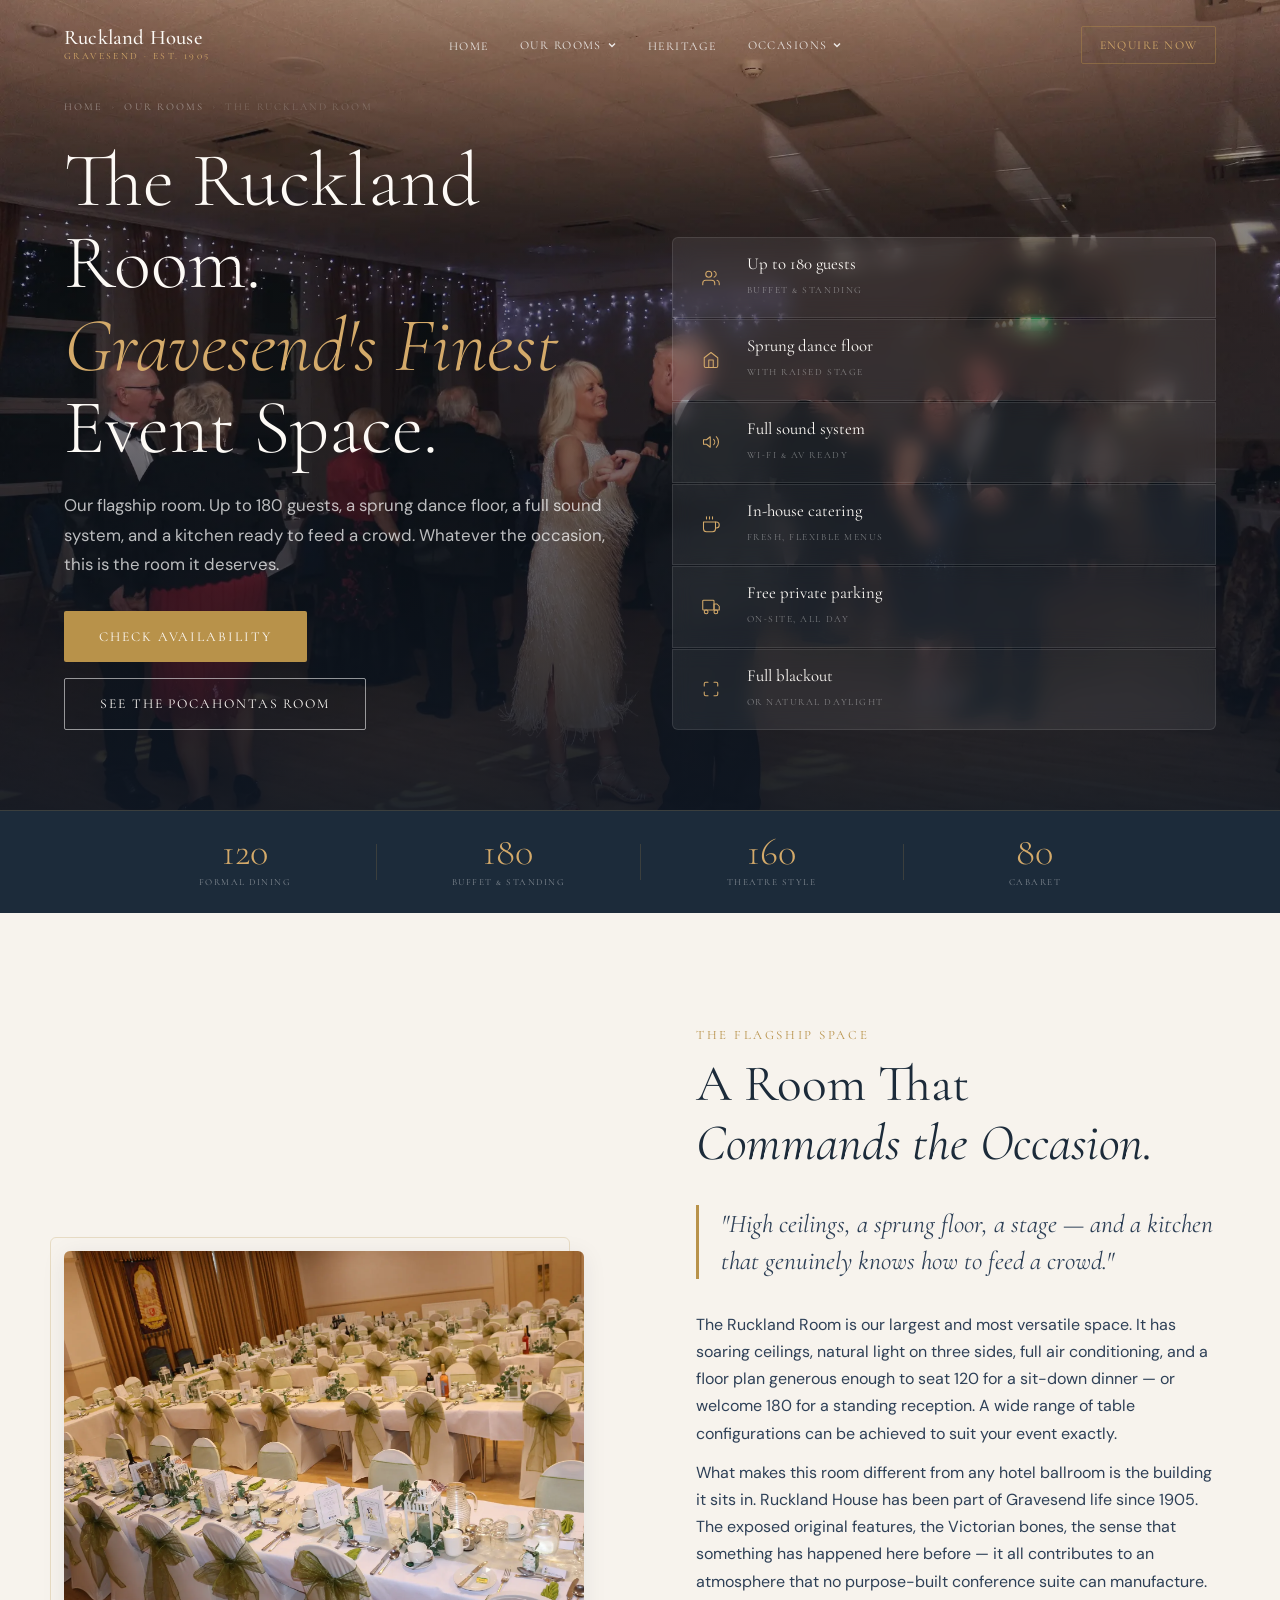
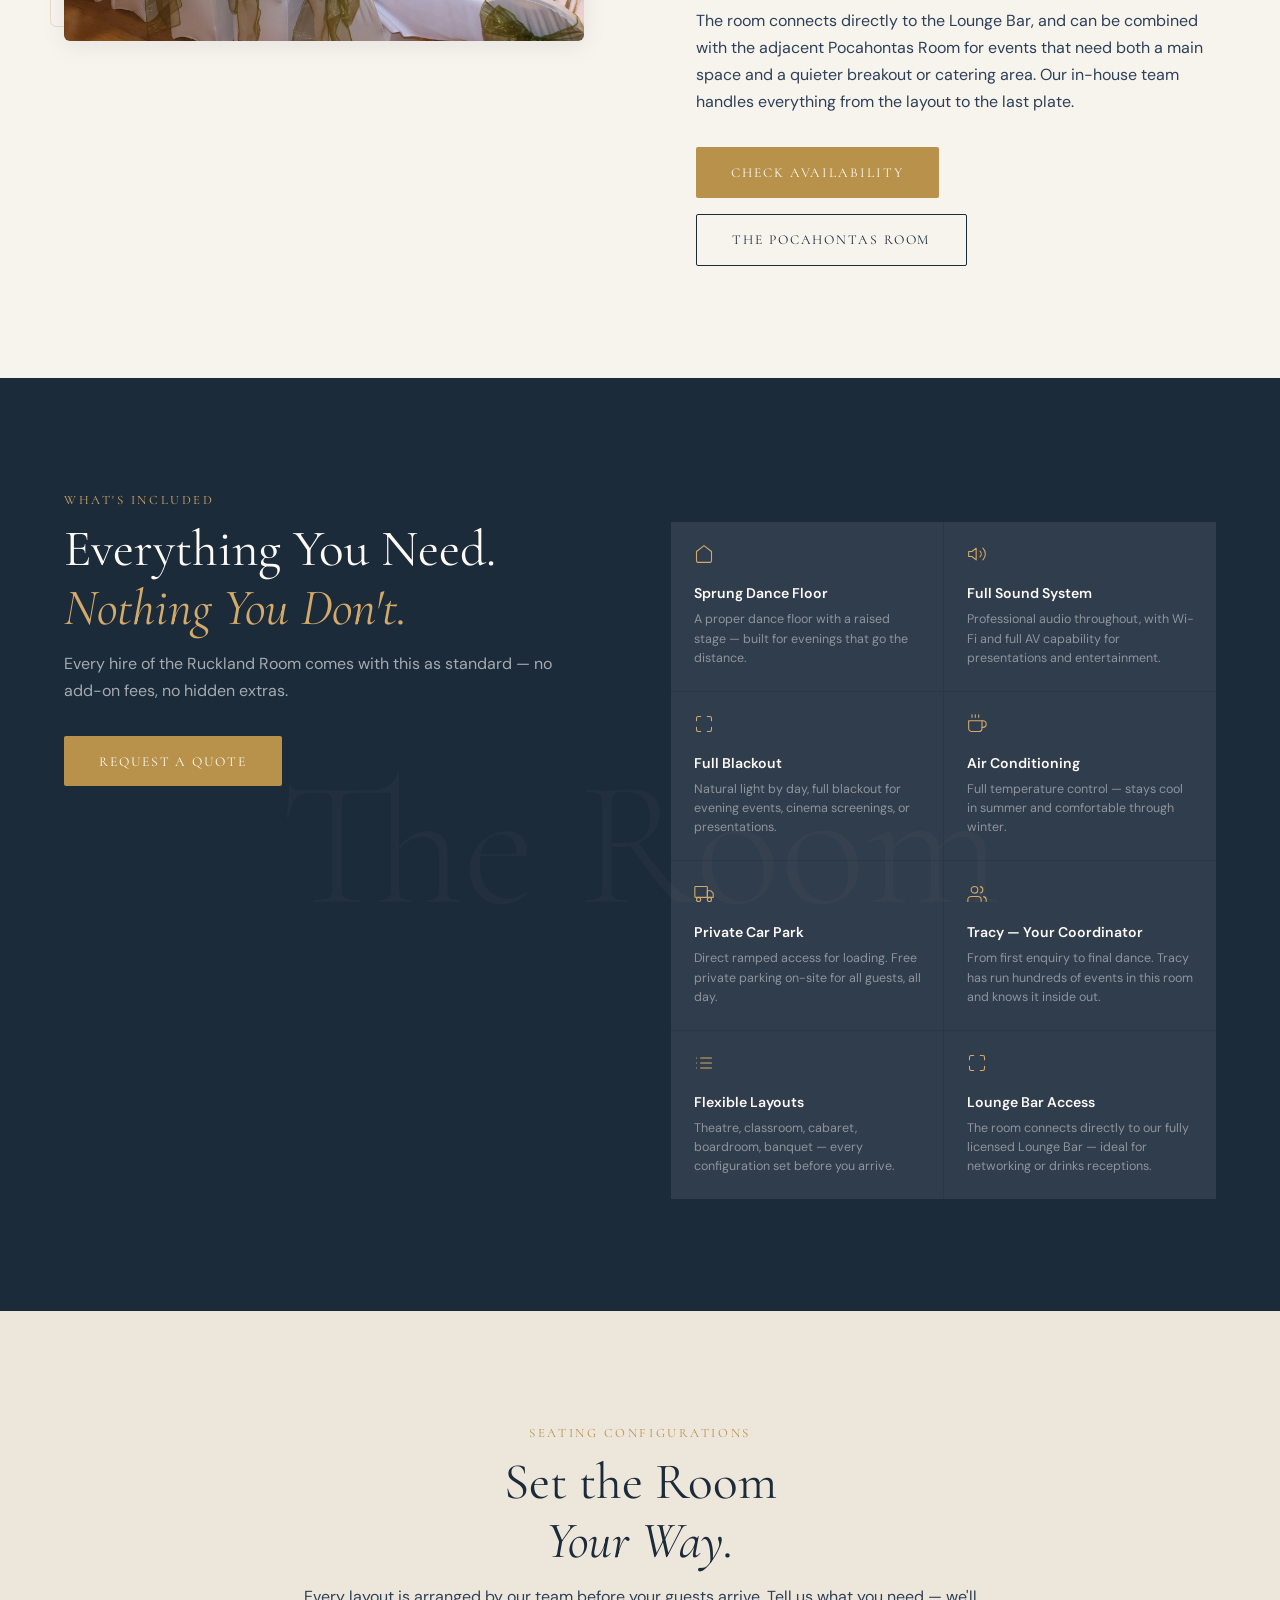
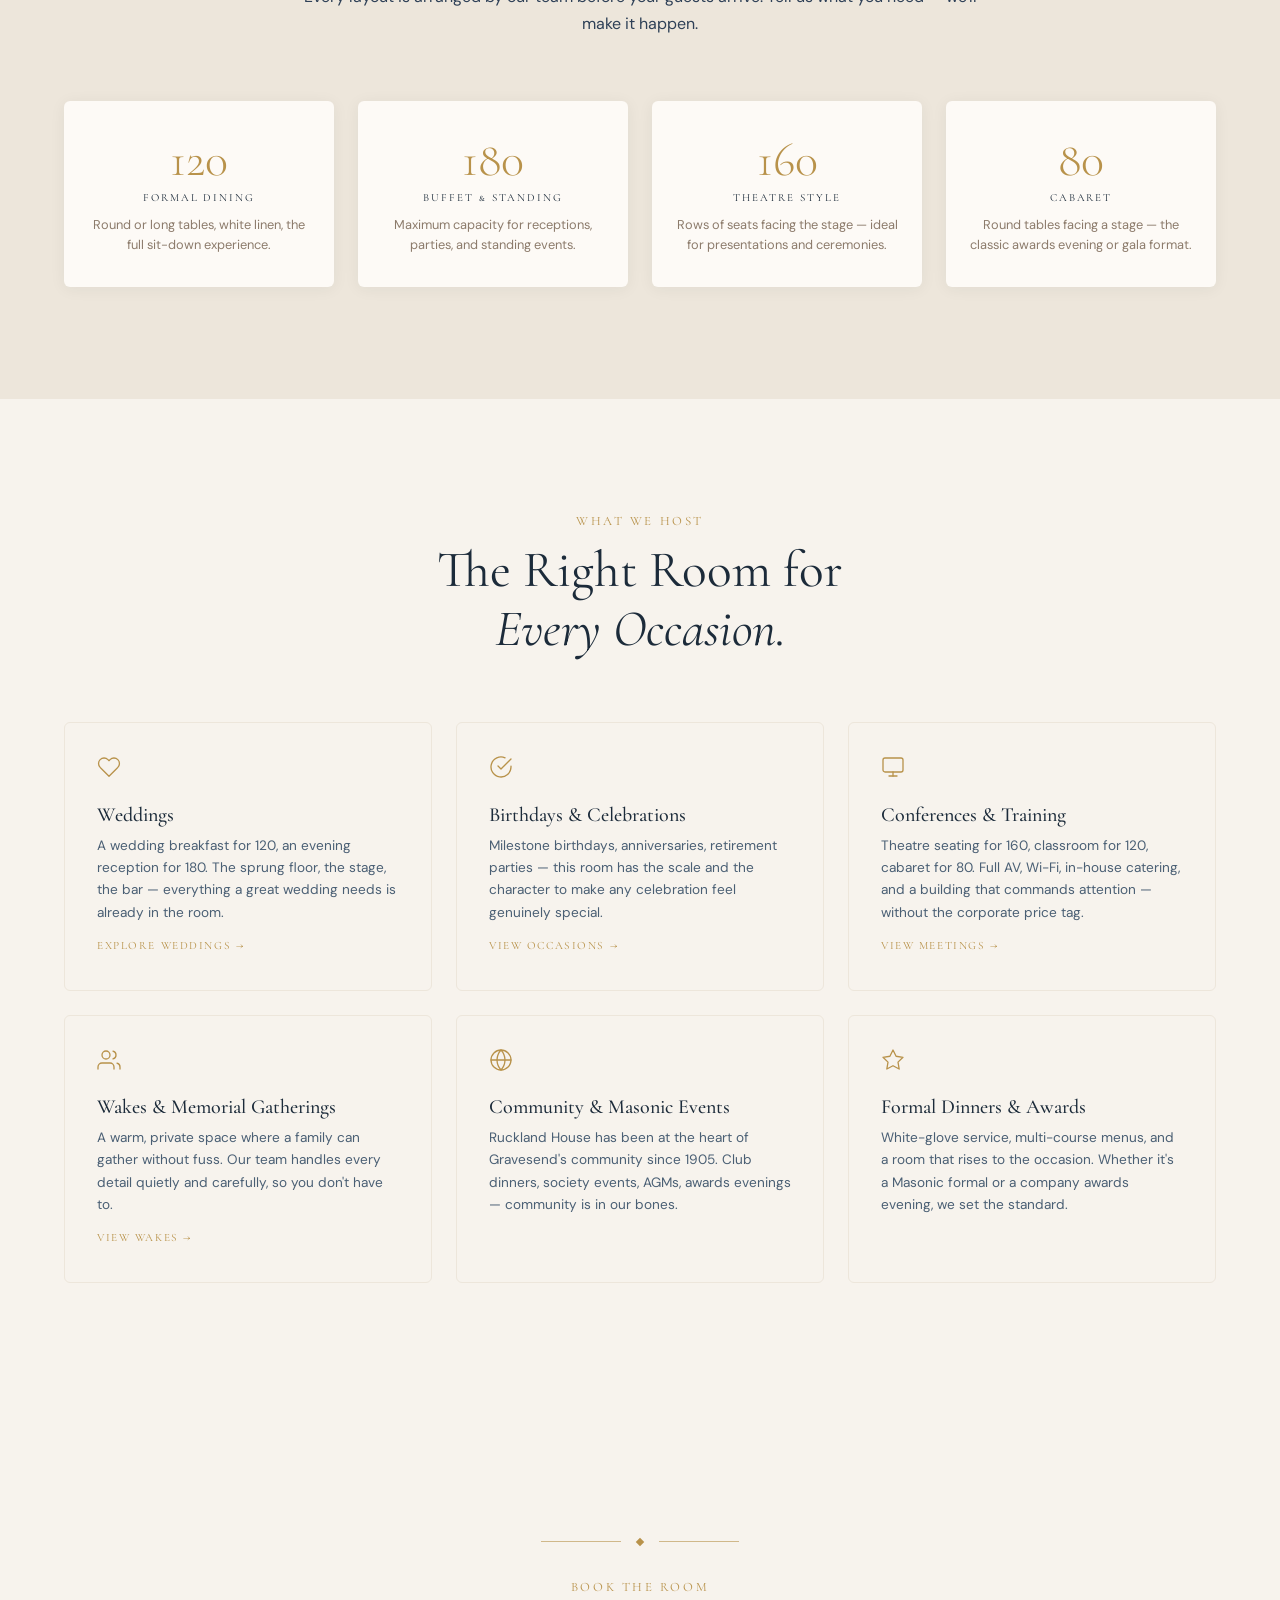
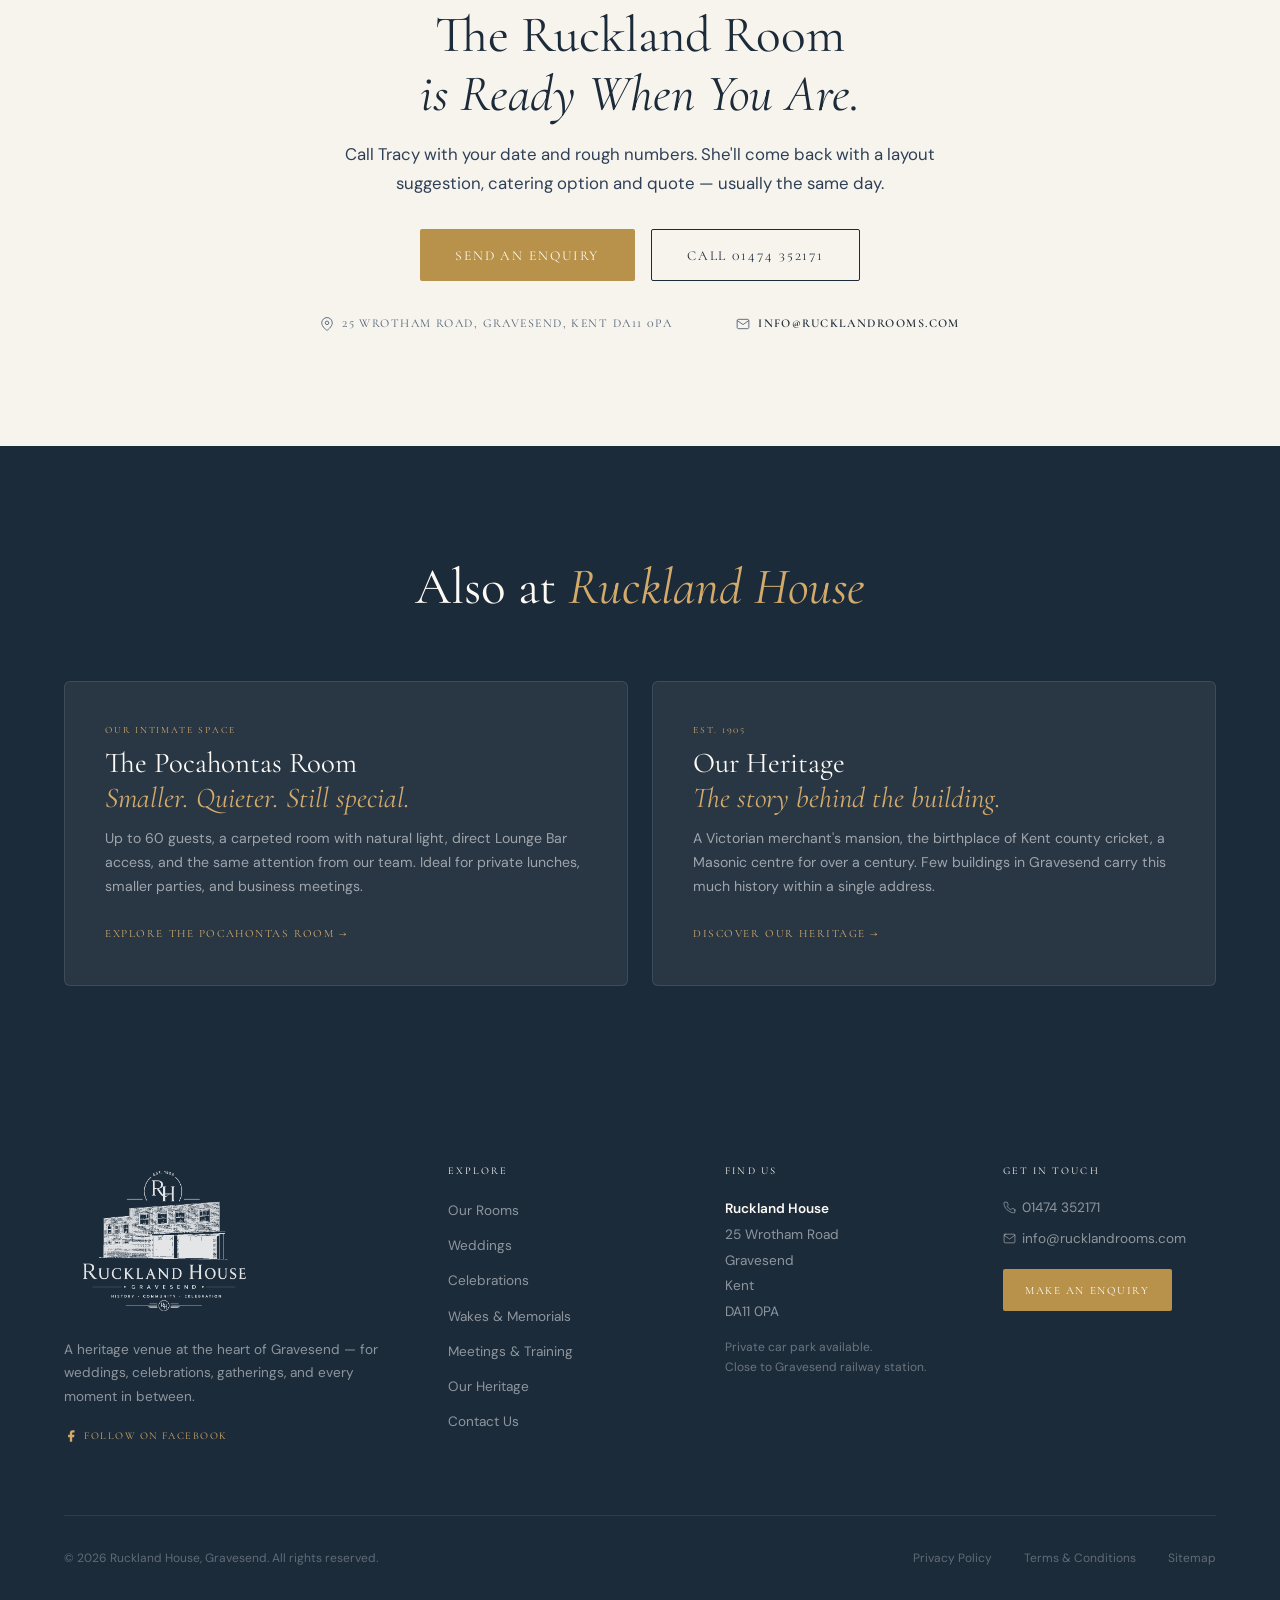
<file: ruckland-room.html>
<!DOCTYPE html>
<html lang="en">
<head>
  <meta charset="UTF-8" />
  <meta name="viewport" content="width=device-width, initial-scale=1.0" />
  <meta name="description" content="The Ruckland Room — Gravesend's finest event space. Up to 180 guests, sprung dance floor, full sound system, air conditioning, in-house catering and a licensed bar. Perfect for weddings, celebrations and conferences." />
  <meta property="og:title" content="The Ruckland Room — Ruckland House, Gravesend" />
  <meta property="og:description" content="Our flagship event space. 180 guests, a sprung dance floor, full sound system and a kitchen that knows how to feed a crowd." />
  <meta property="og:type" content="website" />
  <title>The Ruckland Room — Ruckland House, Gravesend | Est. 1905</title>

  <link rel="preconnect" href="https://fonts.googleapis.com" />
  <link rel="preconnect" href="https://fonts.gstatic.com" crossorigin />
  <link href="https://fonts.googleapis.com/css2?family=Cormorant+Garamond:ital,wght@0,300;0,400;0,500;0,600;1,300;1,400;1,500&family=Cormorant+SC:wght@300;400;500&family=DM+Sans:ital,opsz,wght@0,9..40,300;0,9..40,400;0,9..40,500;0,9..40,600;1,9..40,400&display=swap" rel="stylesheet" />
  <link rel="stylesheet" href="style.css" />
  <link rel="icon" href="images/favicon.ico" type="image/x-icon" />

  <style>
    /* ── Page hero ── */
    .page-hero {
      position: relative;
      min-height: 90svh;
      display: flex;
      align-items: flex-end;
      overflow: hidden;
      padding-bottom: 5rem;
    }
    .page-hero__img {
      position: absolute; inset: 0;
      background-image: url('images/rh19.webp');
      background-size: cover; background-position: center 40%;
      z-index: 0;
      transition: transform 8s ease-out;
    }
    .page-hero__img.loaded { transform: scale(1.03); }
    .page-hero__overlay {
      position: absolute; inset: 0;
      background: linear-gradient(to top, rgba(14,22,34,0.92) 0%, rgba(14,22,34,0.5) 50%, rgba(14,22,34,0.15) 100%);
      z-index: 1;
    }
    .page-hero__inner {
      position: relative; z-index: 2;
      width: 90%; max-width: 1180px; margin-inline: auto;
      display: grid; grid-template-columns: 1fr 1fr;
      gap: 4rem; align-items: end;
      padding-top: 5rem;
    }
    .page-hero__breadcrumb {
      display: flex; align-items: center; gap: 0.5rem;
      font-family: var(--font-accent); font-size: 0.65rem;
      letter-spacing: 0.2em; text-transform: uppercase;
      color: rgba(255,255,255,0.4); margin-bottom: 1.5rem;
    }
    .page-hero__breadcrumb a { color: rgba(255,255,255,0.4); transition: color var(--duration) var(--ease); }
    .page-hero__breadcrumb a:hover { color: var(--gold-light); }
    .page-hero__breadcrumb span { color: rgba(255,255,255,0.2); }
    .page-hero__label { font-family: var(--font-accent); font-size: 0.72rem; letter-spacing: 0.22em; text-transform: uppercase; color: var(--gold-light); display: block; margin-bottom: 0.75rem; }
    .page-hero__title { font-family: var(--font-display); font-size: clamp(3rem, 6vw, 5rem); font-weight: 300; color: var(--white); line-height: 1.07; margin-bottom: 1.4rem; opacity: 0; animation: fadeUp 1s var(--ease) 0.2s forwards; }
    .page-hero__title em { font-style: italic; color: var(--gold-light); }
    .page-hero__sub { font-size: 1.05rem; color: rgba(255,255,255,0.72); line-height: 1.75; max-width: 46ch; margin-bottom: 2rem; opacity: 0; animation: fadeUp 1s var(--ease) 0.4s forwards; }
    .page-hero__actions { display: flex; gap: 1rem; flex-wrap: wrap; opacity: 0; animation: fadeUp 1s var(--ease) 0.6s forwards; }
    .page-hero__facts { display: flex; flex-direction: column; gap: 1px; opacity: 0; animation: fadeUp 1s var(--ease) 0.8s forwards; }
    .hero-fact { display: flex; align-items: center; gap: 1.2rem; background: rgba(255,255,255,0.07); border: 1px solid rgba(255,255,255,0.1); backdrop-filter: blur(10px); padding: 1rem 1.4rem; transition: background var(--duration) var(--ease); }
    .hero-fact:first-child { border-radius: 6px 6px 0 0; }
    .hero-fact:last-child  { border-radius: 0 0 6px 6px; }
    .hero-fact:hover { background: rgba(255,255,255,0.11); }
    .hero-fact__icon { flex-shrink: 0; width: 2rem; display: flex; align-items: center; justify-content: center; color: var(--gold-light); }
    .hero-fact__icon svg { width: 18px; height: 18px; stroke: currentColor; fill: none; stroke-width: 1.4; stroke-linecap: round; stroke-linejoin: round; }
    .hero-fact__value { font-family: var(--font-display); font-size: 1.05rem; color: var(--white); line-height: 1.2; display: block; }
    .hero-fact__label { font-family: var(--font-accent); font-size: 0.6rem; letter-spacing: 0.16em; text-transform: uppercase; color: rgba(255,255,255,0.4); }

    /* ── Capacity strip ── */
    .cap-strip { background: var(--navy); border-top: 1px solid rgba(184,146,74,0.2); }
    .cap-strip__inner { max-width: 1180px; margin: 0 auto; padding: 0 5%; display: flex; align-items: center; }
    .cap-strip__item { flex: 1; text-align: center; padding: 1.4rem 1rem; }
    .cap-strip__num { font-family: var(--font-display); font-size: 2.4rem; font-weight: 300; color: var(--gold-light); line-height: 1; display: block; }
    .cap-strip__lbl { font-family: var(--font-accent); font-size: 0.58rem; letter-spacing: 0.16em; text-transform: uppercase; color: rgba(255,255,255,0.45); display: block; margin-top: 0.2rem; }
    .cap-strip__div { width: 1px; height: 36px; background: rgba(184,146,74,0.2); flex-shrink: 0; }

    /* ── Room intro ── */
    .r-intro { padding: var(--gap-xl) 0; background: var(--cream); }
    .r-intro__inner { display: grid; grid-template-columns: 1fr 1fr; gap: var(--gap-xl); align-items: center; }
    .r-intro__img { position: relative; }
    .r-intro__img-main { width: 100%; aspect-ratio: 4/3; object-fit: cover; border-radius: var(--radius-md); box-shadow: var(--shadow-soft); }
    .r-intro__img::before { content: ''; position: absolute; top: -14px; left: -14px; right: 14px; bottom: 14px; border: 1px solid var(--gold); border-radius: var(--radius-md); opacity: 0.25; z-index: -1; }
    .r-intro__pull { font-family: var(--font-display); font-size: clamp(1.3rem, 2vw, 1.75rem); font-weight: 400; font-style: italic; color: var(--navy-mid); line-height: 1.45; border-left: 3px solid var(--gold); padding-left: 1.4rem; margin: var(--gap-md) 0; }

    /* ── Features grid ── */
    .r-features { padding: var(--gap-xl) 0; background: var(--navy); position: relative; overflow: hidden; }
    .r-features::before { content: 'The Room'; position: absolute; top: 50%; left: 50%; transform: translate(-50%,-50%); font-family: var(--font-display); font-size: clamp(6rem, 14vw, 14rem); font-weight: 300; color: rgba(255,255,255,0.025); white-space: nowrap; pointer-events: none; z-index: 0; }
    .r-features__inner { display: grid; grid-template-columns: 1fr 1.1fr; gap: var(--gap-xl); align-items: start; position: relative; z-index: 1; }
    .r-features__header .label { color: var(--gold-light); }
    .r-features__header h2 { color: var(--white); }
    .r-features__header p { color: rgba(255,255,255,0.6); max-width: none; margin-top: 0.75rem; }
    .feat-grid { display: grid; grid-template-columns: 1fr 1fr; gap: 1px; background: rgba(255,255,255,0.06); margin-top: var(--gap-md); }
    .feat-cell { background: rgba(255,255,255,0.03); padding: 1.4rem; transition: background var(--duration) var(--ease); }
    .feat-cell:hover { background: rgba(255,255,255,0.07); }
    .feat-cell__icon { color: var(--gold-light); margin-bottom: 0.6rem; }
    .feat-cell__icon svg { width: 20px; height: 20px; stroke: currentColor; fill: none; stroke-width: 1.3; stroke-linecap: round; stroke-linejoin: round; }
    .feat-cell__title { font-size: 0.88rem; font-weight: 600; color: var(--white); margin-bottom: 0.25rem; }
    .feat-cell__desc { font-size: 0.78rem; color: rgba(255,255,255,0.45); line-height: 1.55; max-width: none; }

    /* ── Layouts ── */
    .r-layouts { padding: var(--gap-xl) 0; background: var(--cream-dark); }
    .r-layouts__header { text-align: center; margin-bottom: var(--gap-lg); }
    .layouts-grid { display: grid; grid-template-columns: repeat(4, 1fr); gap: 1.5rem; }
    .layout-card { background: var(--white); border-radius: var(--radius-md); padding: 2rem 1.5rem; text-align: center; box-shadow: var(--shadow-card); border-top: 3px solid transparent; transition: border-color var(--duration) var(--ease), transform var(--duration) var(--ease); }
    .layout-card:hover { border-color: var(--gold); transform: translateY(-3px); }
    .layout-card__num { font-family: var(--font-display); font-size: 3rem; font-weight: 300; color: var(--gold); line-height: 1; display: block; margin-bottom: 0.3rem; }
    .layout-card__name { font-family: var(--font-accent); font-size: 0.68rem; letter-spacing: 0.18em; text-transform: uppercase; color: var(--navy); display: block; margin-bottom: 0.5rem; }
    .layout-card__desc { font-size: 0.8rem; color: var(--stone); line-height: 1.55; max-width: none; }

    /* ── Uses ── */
    .r-uses { padding: var(--gap-xl) 0; background: var(--cream); }
    .r-uses__header { text-align: center; margin-bottom: var(--gap-lg); }
    .uses-grid { display: grid; grid-template-columns: repeat(3, 1fr); gap: 1.5rem; }
    .use-card { border: 1px solid var(--cream-dark); border-radius: var(--radius-md); padding: 2rem; transition: box-shadow var(--duration) var(--ease), border-color var(--duration) var(--ease); }
    .use-card:hover { box-shadow: var(--shadow-soft); border-color: var(--gold); }
    .use-card__icon { color: var(--gold); margin-bottom: 1rem; }
    .use-card__icon svg { width: 24px; height: 24px; stroke: currentColor; fill: none; stroke-width: 1.3; stroke-linecap: round; stroke-linejoin: round; }
    .use-card__title { font-family: var(--font-display); font-size: 1.25rem; color: var(--navy); margin-bottom: 0.5rem; }
    .use-card__desc { font-size: 0.85rem; color: var(--navy-soft); line-height: 1.65; max-width: none; }

    /* ── Also see ── */
    .r-also { padding: var(--gap-xl) 0; background: var(--navy); }
    .r-also__inner { display: grid; grid-template-columns: 1fr 1fr; gap: 1.5rem; align-items: center; }
    .r-also__card { background: rgba(255,255,255,0.06); border: 1px solid rgba(255,255,255,0.1); border-radius: var(--radius-md); padding: 2.5rem; transition: background var(--duration) var(--ease); text-decoration: none; display: block; }
    .r-also__card:hover { background: rgba(255,255,255,0.1); }
    .r-also__label { font-family: var(--font-accent); font-size: 0.6rem; letter-spacing: 0.2em; text-transform: uppercase; color: var(--gold-light); display: block; margin-bottom: 0.5rem; }
    .r-also__title { font-family: var(--font-display); font-size: 1.8rem; font-weight: 400; color: var(--white); line-height: 1.2; margin-bottom: 0.75rem; }
    .r-also__title em { font-style: italic; color: var(--gold-light); }
    .r-also__desc { font-size: 0.88rem; color: rgba(255,255,255,0.55); line-height: 1.7; max-width: none; margin-bottom: 1.2rem; }
    .r-also__link { font-family: var(--font-accent); font-size: 0.7rem; letter-spacing: 0.14em; text-transform: uppercase; color: var(--gold-light); display: inline-flex; align-items: center; gap: 0.4rem; transition: gap var(--duration) var(--ease); }
    .r-also__card:hover .r-also__link { gap: 0.7rem; }

    @keyframes fadeUp { from { opacity: 0; transform: translateY(20px); } to { opacity: 1; transform: translateY(0); } }
    .reveal { opacity: 0; transform: translateY(28px); transition: opacity 0.7s var(--ease), transform 0.7s var(--ease); }
    .reveal.visible { opacity: 1; transform: translateY(0); }
    .reveal--delay-1 { transition-delay: 0.1s; }
    .reveal--delay-2 { transition-delay: 0.2s; }

    @media (max-width: 1024px) {
      .page-hero__inner { grid-template-columns: 1fr; }
      .page-hero__facts { display: none; }
      .r-intro__inner { grid-template-columns: 1fr; }
      .r-features__inner { grid-template-columns: 1fr; }
      .layouts-grid { grid-template-columns: repeat(2, 1fr); }
      .uses-grid { grid-template-columns: 1fr 1fr; }
      .r-also__inner { grid-template-columns: 1fr; }
    }
    @media (max-width: 768px) {
      /* Hero */
      .page-hero__inner { grid-template-columns: 1fr !important; padding-top: 3rem; }
      .page-hero__facts { display: none; }
      .page-hero__title { font-size: clamp(2rem, 8vw, 3rem); }
      .page-hero__actions { flex-direction: column; }
      .page-hero__actions .btn { width: 100%; text-align: center; }
      /* Capacity strip */
      .cap-strip__inner { flex-wrap: wrap; }
      .cap-strip__item { min-width: 45%; padding: 1rem 0.5rem; }
      .cap-strip__div { display: none; }
      .cap-strip__num { font-size: 1.8rem; }
      /* Intro */
      .r-intro__inner { grid-template-columns: 1fr; }
      /* Features */
      .r-features__inner { grid-template-columns: 1fr; }
      .feat-grid { grid-template-columns: 1fr; }
      /* Layouts */
      .layouts-grid { grid-template-columns: 1fr 1fr; }
      /* Uses */
      .uses-grid { grid-template-columns: 1fr; }
      /* Also see */
      .r-also__inner { grid-template-columns: 1fr; }
      /* CTA */
      .cta-band__actions { flex-direction: column; align-items: center; }
      .cta-band__actions .btn { width: 100%; max-width: 320px; }
      .page-hero__title { font-size: clamp(2.6rem, 10vw, 3.5rem); }
      .page-hero__actions { flex-direction: column; }
      .cap-strip__inner { flex-wrap: wrap; }
      .cap-strip__item { min-width: 45%; }
      .cap-strip__div { display: none; }
      .feat-grid { grid-template-columns: 1fr; }
      .layouts-grid { grid-template-columns: 1fr 1fr; }
      .uses-grid { grid-template-columns: 1fr; }
    }
  </style>
</head>

<body>

  <header class="site-header" id="site-header">
    <div class="container">
      <nav class="nav" aria-label="Main navigation">
        <a href="index.html" class="nav__brand" aria-label="Ruckland House home">
          <span class="nav__brand-name">Ruckland House</span>
          <span class="nav__brand-sub">Gravesend · Est. 1905</span>
        </a>
        <ul class="nav__links" role="list">
          <li><a href="index.html" class="nav__link">Home</a></li>
          <li class="nav__dropdown">
            <button class="nav__link nav__dropdown-toggle" aria-expanded="false" aria-haspopup="true">
              Our Rooms
              <svg class="nav__dropdown-caret" width="10" height="10" viewBox="0 0 10 10" fill="none" stroke="currentColor" stroke-width="1.5" aria-hidden="true"><path d="M2 3.5l3 3 3-3"/></svg>
            </button>
            <ul class="nav__dropdown-menu" role="menu">
              <li role="none"><a href="ruckland-room.html" class="nav__dropdown-item" role="menuitem" aria-current="page">The Ruckland Room</a></li>
              <li role="none"><a href="pocahontas-room.html" class="nav__dropdown-item" role="menuitem">The Pocahontas Room</a></li>
            </ul>
          </li>
          <li><a href="heritage.html" class="nav__link">Heritage</a></li>
          <li class="nav__dropdown">
            <button class="nav__link nav__dropdown-toggle" aria-expanded="false" aria-haspopup="true">
              Occasions
              <svg class="nav__dropdown-caret" width="10" height="10" viewBox="0 0 10 10" fill="none" stroke="currentColor" stroke-width="1.5" aria-hidden="true"><path d="M2 3.5l3 3 3-3"/></svg>
            </button>
            <ul class="nav__dropdown-menu" role="menu">
              <li role="none"><a href="weddings.html" class="nav__dropdown-item" role="menuitem">Weddings</a></li>
              <li role="none"><a href="occasions.html" class="nav__dropdown-item" role="menuitem">Celebrations</a></li>
              <li role="none"><a href="wakes.html" class="nav__dropdown-item" role="menuitem">Wakes</a></li>
              <li role="none"><a href="meetings.html" class="nav__dropdown-item" role="menuitem">Meetings</a></li>
            </ul>
          </li>
        </ul>
        <a href="#begin-planning" class="nav__cta">Enquire Now</a>
        <button class="nav__toggle" id="nav-toggle" aria-label="Open menu" aria-expanded="false" aria-controls="nav-mobile">
          <span></span><span></span><span></span>
        </button>
      </nav>
    </div>
  </header>

  <nav class="nav__mobile" id="nav-mobile" aria-label="Mobile navigation" aria-hidden="true">
    <button class="nav__mobile-close" id="nav-close" aria-label="Close menu">&times;</button>
    <a href="index.html" class="nav__mobile-link">Home</a>
    <span class="nav__mobile-label">Our Rooms</span>
    <a href="ruckland-room.html" class="nav__mobile-sub-link">The Ruckland Room</a>
    <a href="pocahontas-room.html" class="nav__mobile-sub-link">The Pocahontas Room</a>
    <a href="heritage.html" class="nav__mobile-link">Heritage</a>
    <span class="nav__mobile-label">Occasions</span>
    <a href="weddings.html" class="nav__mobile-sub-link">Weddings</a>
    <a href="occasions.html" class="nav__mobile-sub-link">Celebrations</a>
    <a href="wakes.html" class="nav__mobile-sub-link">Wakes</a>
    <a href="meetings.html" class="nav__mobile-sub-link">Meetings</a>
    <a href="#begin-planning" class="nav__mobile-link text-gold">Enquire Now</a>
  </nav>

  <main>

    <!-- HERO -->
    <section class="page-hero" aria-label="The Ruckland Room">
      <div class="page-hero__img" id="hero-img" aria-hidden="true"></div>
      <div class="page-hero__overlay" aria-hidden="true"></div>
      <div class="page-hero__inner">
        <div class="page-hero__content">
          <nav class="page-hero__breadcrumb" aria-label="Breadcrumb">
            <a href="index.html">Home</a>
            <span aria-hidden="true">›</span>
            <a href="rooms.html">Our Rooms</a>
            <span aria-hidden="true">›</span>
            <span aria-current="page">The Ruckland Room</span>
          </nav>
          <h1 class="page-hero__title">
            The Ruckland Room.<br />
            <em>Gravesend's Finest</em><br />
            Event Space.
          </h1>
          <p class="page-hero__sub">
            Our flagship room. Up to 180 guests, a sprung dance floor, a full 
            sound system, and a kitchen ready to feed a crowd. Whatever the occasion, 
            this is the room it deserves.
          </p>
          <div class="page-hero__actions">
            <a href="#begin-planning" class="btn btn--primary">Check Availability</a>
            <a href="pocahontas-room.html" class="btn btn--ghost">See the Pocahontas Room</a>
          </div>
        </div>
        <div class="page-hero__facts" aria-label="At a glance">
          <div class="hero-fact">
            <span class="hero-fact__icon"><svg viewBox="0 0 24 24"><path d="M17 21v-2a4 4 0 0 0-4-4H5a4 4 0 0 0-4 4v2"/><circle cx="9" cy="7" r="4"/><path d="M23 21v-2a4 4 0 0 0-3-3.87"/><path d="M16 3.13a4 4 0 0 1 0 7.75"/></svg></span>
            <div><span class="hero-fact__value">Up to 180 guests</span><span class="hero-fact__label">Buffet &amp; standing</span></div>
          </div>
          <div class="hero-fact">
            <span class="hero-fact__icon"><svg viewBox="0 0 24 24"><path d="M3 9l9-7 9 7v11a2 2 0 0 1-2 2H5a2 2 0 0 1-2-2z"/><polyline points="9 22 9 12 15 12 15 22"/></svg></span>
            <div><span class="hero-fact__value">Sprung dance floor</span><span class="hero-fact__label">With raised stage</span></div>
          </div>
          <div class="hero-fact">
            <span class="hero-fact__icon"><svg viewBox="0 0 24 24"><polygon points="11 5 6 9 2 9 2 15 6 15 11 19 11 5"/><path d="M15.54 8.46a5 5 0 0 1 0 7.07"/><path d="M19.07 4.93a10 10 0 0 1 0 14.14"/></svg></span>
            <div><span class="hero-fact__value">Full sound system</span><span class="hero-fact__label">Wi-Fi &amp; AV ready</span></div>
          </div>
          <div class="hero-fact">
            <span class="hero-fact__icon"><svg viewBox="0 0 24 24"><path d="M18 8h1a4 4 0 0 1 0 8h-1"/><path d="M2 8h16v9a4 4 0 0 1-4 4H6a4 4 0 0 1-4-4V8z"/><line x1="6" y1="1" x2="6" y2="4"/><line x1="10" y1="1" x2="10" y2="4"/><line x1="14" y1="1" x2="14" y2="4"/></svg></span>
            <div><span class="hero-fact__value">In-house catering</span><span class="hero-fact__label">Fresh, flexible menus</span></div>
          </div>
          <div class="hero-fact">
            <span class="hero-fact__icon"><svg viewBox="0 0 24 24"><rect x="1" y="3" width="15" height="13" rx="1"/><path d="M16 8h4l3 3v5h-7V8z"/><circle cx="5.5" cy="18.5" r="2.5"/><circle cx="18.5" cy="18.5" r="2.5"/></svg></span>
            <div><span class="hero-fact__value">Free private parking</span><span class="hero-fact__label">On-site, all day</span></div>
          </div>
          <div class="hero-fact">
            <span class="hero-fact__icon"><svg viewBox="0 0 24 24"><path d="M8 3H5a2 2 0 0 0-2 2v3m18 0V5a2 2 0 0 0-2-2h-3m0 18h3a2 2 0 0 0 2-2v-3M3 16v3a2 2 0 0 0 2 2h3"/></svg></span>
            <div><span class="hero-fact__value">Full blackout</span><span class="hero-fact__label">Or natural daylight</span></div>
          </div>
        </div>
      </div>
    </section>

    <!-- CAPACITY STRIP -->
    <div class="cap-strip">
      <div class="cap-strip__inner">
        <div class="cap-strip__item"><span class="cap-strip__num">120</span><span class="cap-strip__lbl">Formal Dining</span></div>
        <div class="cap-strip__div" aria-hidden="true"></div>
        <div class="cap-strip__item"><span class="cap-strip__num">180</span><span class="cap-strip__lbl">Buffet &amp; Standing</span></div>
        <div class="cap-strip__div" aria-hidden="true"></div>
        <div class="cap-strip__item"><span class="cap-strip__num">160</span><span class="cap-strip__lbl">Theatre Style</span></div>
        <div class="cap-strip__div" aria-hidden="true"></div>
        <div class="cap-strip__item"><span class="cap-strip__num">80</span><span class="cap-strip__lbl">Cabaret</span></div>
      </div>
    </div>

    <!-- INTRO -->
    <section class="r-intro" aria-labelledby="intro-title">
      <div class="container">
        <div class="r-intro__inner">
          <div class="r-intro__img reveal">
            <img
              src="images/rh20.webp"
              alt="The Ruckland Room set for a celebration"
              class="r-intro__img-main"
              width="900" height="675" loading="lazy"
            />
          </div>
          <div class="reveal reveal--delay-1">
            <span class="label">The Flagship Space</span>
            <h2 id="intro-title">A Room That<br /><em>Commands the Occasion.</em></h2>
            <blockquote class="r-intro__pull">
              "High ceilings, a sprung floor, a stage — and a kitchen that genuinely knows how to feed a crowd."
            </blockquote>
            <p style="max-width:none;">
              The Ruckland Room is our largest and most versatile space. It has soaring ceilings, 
              natural light on three sides, full air conditioning, and a floor plan generous enough 
              to seat 120 for a sit-down dinner — or welcome 180 for a standing reception. A wide 
              range of table configurations can be achieved to suit your event exactly.
            </p>
            <p style="margin-top:0.75rem; max-width:none;">
              What makes this room different from any hotel ballroom is the building it sits in. 
              Ruckland House has been part of Gravesend life since 1905. The exposed original 
              features, the Victorian bones, the sense that something has happened here before — 
              it all contributes to an atmosphere that no purpose-built conference suite can manufacture.
            </p>
            <p style="margin-top:0.75rem; max-width:none;">
              The room connects directly to the Lounge Bar, and can be combined with the adjacent 
              Pocahontas Room for events that need both a main space and a quieter breakout or 
              catering area. Our in-house team handles everything from the layout to the last plate.
            </p>
            <div style="margin-top:2rem; display:flex; gap:1rem; flex-wrap:wrap;">
              <a href="#begin-planning" class="btn btn--primary">Check Availability</a>
              <a href="pocahontas-room.html" class="btn btn--outline">The Pocahontas Room</a>
            </div>
          </div>
        </div>
      </div>
    </section>

    <!-- FEATURES -->
    <section class="r-features" aria-labelledby="features-title">
      <div class="container">
        <div class="r-features__inner">
          <div class="r-features__header reveal">
            <span class="label">What's Included</span>
            <h2 id="features-title" style="color:var(--white);">Everything You Need.<br /><em style="color:var(--gold-light);">Nothing You Don't.</em></h2>
            <p>Every hire of the Ruckland Room comes with this as standard — no add-on fees, no hidden extras.</p>
            <div style="margin-top:2rem;">
              <a href="#begin-planning" class="btn btn--primary">Request a Quote</a>
            </div>
          </div>
          <div class="feat-grid reveal reveal--delay-1">
            <div class="feat-cell">
              <div class="feat-cell__icon"><svg viewBox="0 0 24 24"><path d="M3 9l9-7 9 7v11a2 2 0 0 1-2 2H5a2 2 0 0 1-2-2z"/></svg></div>
              <div class="feat-cell__title">Sprung Dance Floor</div>
              <p class="feat-cell__desc">A proper dance floor with a raised stage — built for evenings that go the distance.</p>
            </div>
            <div class="feat-cell">
              <div class="feat-cell__icon"><svg viewBox="0 0 24 24"><polygon points="11 5 6 9 2 9 2 15 6 15 11 19 11 5"/><path d="M15.54 8.46a5 5 0 0 1 0 7.07"/><path d="M19.07 4.93a10 10 0 0 1 0 14.14"/></svg></div>
              <div class="feat-cell__title">Full Sound System</div>
              <p class="feat-cell__desc">Professional audio throughout, with Wi-Fi and full AV capability for presentations and entertainment.</p>
            </div>
            <div class="feat-cell">
              <div class="feat-cell__icon"><svg viewBox="0 0 24 24"><path d="M8 3H5a2 2 0 0 0-2 2v3m18 0V5a2 2 0 0 0-2-2h-3m0 18h3a2 2 0 0 0 2-2v-3M3 16v3a2 2 0 0 0 2 2h3"/></svg></div>
              <div class="feat-cell__title">Full Blackout</div>
              <p class="feat-cell__desc">Natural light by day, full blackout for evening events, cinema screenings, or presentations.</p>
            </div>
            <div class="feat-cell">
              <div class="feat-cell__icon"><svg viewBox="0 0 24 24"><path d="M18 8h1a4 4 0 0 1 0 8h-1"/><path d="M2 8h16v9a4 4 0 0 1-4 4H6a4 4 0 0 1-4-4V8z"/><line x1="6" y1="1" x2="6" y2="4"/><line x1="10" y1="1" x2="10" y2="4"/><line x1="14" y1="1" x2="14" y2="4"/></svg></div>
              <div class="feat-cell__title">Air Conditioning</div>
              <p class="feat-cell__desc">Full temperature control — stays cool in summer and comfortable through winter.</p>
            </div>
            <div class="feat-cell">
              <div class="feat-cell__icon"><svg viewBox="0 0 24 24"><rect x="1" y="3" width="15" height="13" rx="1"/><path d="M16 8h4l3 3v5h-7V8z"/><circle cx="5.5" cy="18.5" r="2.5"/><circle cx="18.5" cy="18.5" r="2.5"/></svg></div>
              <div class="feat-cell__title">Private Car Park</div>
              <p class="feat-cell__desc">Direct ramped access for loading. Free private parking on-site for all guests, all day.</p>
            </div>
            <div class="feat-cell">
              <div class="feat-cell__icon"><svg viewBox="0 0 24 24"><path d="M17 21v-2a4 4 0 0 0-4-4H5a4 4 0 0 0-4 4v2"/><circle cx="9" cy="7" r="4"/><path d="M23 21v-2a4 4 0 0 0-3-3.87"/><path d="M16 3.13a4 4 0 0 1 0 7.75"/></svg></div>
              <div class="feat-cell__title">Tracy — Your Coordinator</div>
              <p class="feat-cell__desc">From first enquiry to final dance. Tracy has run hundreds of events in this room and knows it inside out.</p>
            </div>
            <div class="feat-cell">
              <div class="feat-cell__icon"><svg viewBox="0 0 24 24"><line x1="8" y1="6" x2="21" y2="6"/><line x1="8" y1="12" x2="21" y2="12"/><line x1="8" y1="18" x2="21" y2="18"/><line x1="3" y1="6" x2="3.01" y2="6"/><line x1="3" y1="12" x2="3.01" y2="12"/><line x1="3" y1="18" x2="3.01" y2="18"/></svg></div>
              <div class="feat-cell__title">Flexible Layouts</div>
              <p class="feat-cell__desc">Theatre, classroom, cabaret, boardroom, banquet — every configuration set before you arrive.</p>
            </div>
            <div class="feat-cell">
              <div class="feat-cell__icon"><svg viewBox="0 0 24 24"><path d="M8 3H5a2 2 0 0 0-2 2v3m18 0V5a2 2 0 0 0-2-2h-3m0 18h3a2 2 0 0 0 2-2v-3M3 16v3a2 2 0 0 0 2 2h3"/></svg></div>
              <div class="feat-cell__title">Lounge Bar Access</div>
              <p class="feat-cell__desc">The room connects directly to our fully licensed Lounge Bar — ideal for networking or drinks receptions.</p>
            </div>
          </div>
        </div>
      </div>
    </section>

    <!-- LAYOUTS -->
    <section class="r-layouts" aria-labelledby="layouts-title">
      <div class="container">
        <header class="r-layouts__header reveal">
          <span class="label">Seating Configurations</span>
          <h2 id="layouts-title">Set the Room<br /><em>Your Way.</em></h2>
          <p style="margin-inline:auto; margin-top:0.75rem;">
            Every layout is arranged by our team before your guests arrive. 
            Tell us what you need — we'll make it happen.
          </p>
        </header>
        <div class="layouts-grid">
          <div class="layout-card reveal reveal--delay-1">
            <span class="layout-card__num">120</span>
            <span class="layout-card__name">Formal Dining</span>
            <p class="layout-card__desc">Round or long tables, white linen, the full sit-down experience.</p>
          </div>
          <div class="layout-card reveal reveal--delay-2">
            <span class="layout-card__num">180</span>
            <span class="layout-card__name">Buffet &amp; Standing</span>
            <p class="layout-card__desc">Maximum capacity for receptions, parties, and standing events.</p>
          </div>
          <div class="layout-card reveal reveal--delay-2">
            <span class="layout-card__num">160</span>
            <span class="layout-card__name">Theatre Style</span>
            <p class="layout-card__desc">Rows of seats facing the stage — ideal for presentations and ceremonies.</p>
          </div>
          <div class="layout-card reveal reveal--delay-3">
            <span class="layout-card__num">80</span>
            <span class="layout-card__name">Cabaret</span>
            <p class="layout-card__desc">Round tables facing a stage — the classic awards evening or gala format.</p>
          </div>
        </div>
      </div>
    </section>

    <!-- USES -->
    <section class="r-uses" aria-labelledby="uses-title">
      <div class="container">
        <header class="r-uses__header reveal">
          <span class="label">What We Host</span>
          <h2 id="uses-title">The Right Room for<br /><em>Every Occasion.</em></h2>
        </header>
        <div class="uses-grid">
          <div class="use-card reveal reveal--delay-1">
            <div class="use-card__icon"><svg viewBox="0 0 24 24"><path d="M20.84 4.61a5.5 5.5 0 0 0-7.78 0L12 5.67l-1.06-1.06a5.5 5.5 0 0 0-7.78 7.78l1.06 1.06L12 21.23l7.78-7.78 1.06-1.06a5.5 5.5 0 0 0 0-7.78z"/></svg></div>
            <h3 class="use-card__title">Weddings</h3>
            <p class="use-card__desc">A wedding breakfast for 120, an evening reception for 180. The sprung floor, the stage, the bar — everything a great wedding needs is already in the room.</p>
            <a href="weddings.html" style="display:inline-flex;align-items:center;gap:0.4rem;font-family:var(--font-accent);font-size:0.7rem;letter-spacing:0.14em;text-transform:uppercase;color:var(--gold);margin-top:0.75rem;transition:gap var(--duration) var(--ease);">Explore Weddings →</a>
          </div>
          <div class="use-card reveal reveal--delay-1">
            <div class="use-card__icon"><svg viewBox="0 0 24 24"><path d="M22 11.08V12a10 10 0 1 1-5.93-9.14"/><polyline points="22 4 12 14.01 9 11.01"/></svg></div>
            <h3 class="use-card__title">Birthdays &amp; Celebrations</h3>
            <p class="use-card__desc">Milestone birthdays, anniversaries, retirement parties — this room has the scale and the character to make any celebration feel genuinely special.</p>
            <a href="occasions.html" style="display:inline-flex;align-items:center;gap:0.4rem;font-family:var(--font-accent);font-size:0.7rem;letter-spacing:0.14em;text-transform:uppercase;color:var(--gold);margin-top:0.75rem;transition:gap var(--duration) var(--ease);">View Occasions →</a>
          </div>
          <div class="use-card reveal reveal--delay-2">
            <div class="use-card__icon"><svg viewBox="0 0 24 24"><rect x="2" y="3" width="20" height="14" rx="2"/><line x1="8" y1="21" x2="16" y2="21"/><line x1="12" y1="17" x2="12" y2="21"/></svg></div>
            <h3 class="use-card__title">Conferences &amp; Training</h3>
            <p class="use-card__desc">Theatre seating for 160, classroom for 120, cabaret for 80. Full AV, Wi-Fi, in-house catering, and a building that commands attention — without the corporate price tag.</p>
            <a href="meetings.html" style="display:inline-flex;align-items:center;gap:0.4rem;font-family:var(--font-accent);font-size:0.7rem;letter-spacing:0.14em;text-transform:uppercase;color:var(--gold);margin-top:0.75rem;transition:gap var(--duration) var(--ease);">View Meetings →</a>
          </div>
          <div class="use-card reveal reveal--delay-2">
            <div class="use-card__icon"><svg viewBox="0 0 24 24"><path d="M17 21v-2a4 4 0 0 0-4-4H5a4 4 0 0 0-4 4v2"/><circle cx="9" cy="7" r="4"/><path d="M23 21v-2a4 4 0 0 0-3-3.87"/><path d="M16 3.13a4 4 0 0 1 0 7.75"/></svg></div>
            <h3 class="use-card__title">Wakes &amp; Memorial Gatherings</h3>
            <p class="use-card__desc">A warm, private space where a family can gather without fuss. Our team handles every detail quietly and carefully, so you don't have to.</p>
            <a href="wakes.html" style="display:inline-flex;align-items:center;gap:0.4rem;font-family:var(--font-accent);font-size:0.7rem;letter-spacing:0.14em;text-transform:uppercase;color:var(--gold);margin-top:0.75rem;transition:gap var(--duration) var(--ease);">View Wakes →</a>
          </div>
          <div class="use-card reveal reveal--delay-3">
            <div class="use-card__icon"><svg viewBox="0 0 24 24"><circle cx="12" cy="12" r="10"/><line x1="2" y1="12" x2="22" y2="12"/><path d="M12 2a15.3 15.3 0 0 1 4 10 15.3 15.3 0 0 1-4 10 15.3 15.3 0 0 1-4-10 15.3 15.3 0 0 1 4-10z"/></svg></div>
            <h3 class="use-card__title">Community &amp; Masonic Events</h3>
            <p class="use-card__desc">Ruckland House has been at the heart of Gravesend's community since 1905. Club dinners, society events, AGMs, awards evenings — community is in our bones.</p>
          </div>
          <div class="use-card reveal reveal--delay-3">
            <div class="use-card__icon"><svg viewBox="0 0 24 24"><path d="M12 2l3.09 6.26L22 9.27l-5 4.87 1.18 6.88L12 17.77l-6.18 3.25L7 14.14 2 9.27l6.91-1.01L12 2z"/></svg></div>
            <h3 class="use-card__title">Formal Dinners &amp; Awards</h3>
            <p class="use-card__desc">White-glove service, multi-course menus, and a room that rises to the occasion. Whether it's a Masonic formal or a company awards evening, we set the standard.</p>
          </div>
        </div>
      </div>
    </section>

    <!-- CTA -->
    <section class="cta-band" id="begin-planning" aria-labelledby="cta-title">
      <div class="container">
        <div class="cta-band__inner reveal">
          <div class="rule"><div class="rule__diamond"></div></div>
          <span class="label">Book the Room</span>
          <h2 class="cta-band__title" id="cta-title">The Ruckland Room<br /><em>is Ready When You Are.</em></h2>
          <p class="cta-band__sub">
            Call Tracy with your date and rough numbers. She'll come back with 
            a layout suggestion, catering option and quote — usually the same day.
          </p>
          <div class="cta-band__actions">
            <a href="contact.html" class="btn btn--primary">Send an Enquiry</a>
            <a href="tel:01474352171" class="btn btn--outline">Call 01474 352171</a>
          </div>
          <div class="cta-band__contact">
            <div class="cta-band__contact-item">
              <svg width="14" height="14" viewBox="0 0 24 24" fill="none" stroke="currentColor" stroke-width="1.5" aria-hidden="true"><path d="M21 10c0 7-9 13-9 13s-9-6-9-13a9 9 0 0 1 18 0z"/><circle cx="12" cy="10" r="3"/></svg>
              <span>25 Wrotham Road, Gravesend, Kent DA11 0PA</span>
            </div>
            <div class="cta-band__contact-item">
              <svg width="14" height="14" viewBox="0 0 24 24" fill="none" stroke="currentColor" stroke-width="1.5" aria-hidden="true"><path d="M4 4h16c1.1 0 2 .9 2 2v12c0 1.1-.9 2-2 2H4c-1.1 0-2-.9-2-2V6c0-1.1.9-2 2-2z"/><polyline points="22,6 12,13 2,6"/></svg>
              <a href="mailto:info@rucklandrooms.com">info@rucklandrooms.com</a>
            </div>
          </div>
        </div>
      </div>
    </section>

    <!-- ALSO SEE -->
    <section class="r-also" aria-labelledby="also-title">
      <div class="container">
        <h2 id="also-title" style="color:var(--white);text-align:center;margin-bottom:var(--gap-lg);">Also at <em style="color:var(--gold-light);">Ruckland House</em></h2>
        <div class="r-also__inner">
          <a href="pocahontas-room.html" class="r-also__card reveal">
            <span class="r-also__label">Our Intimate Space</span>
            <h3 class="r-also__title">The Pocahontas Room<br /><em>Smaller. Quieter. Still special.</em></h3>
            <p class="r-also__desc">Up to 60 guests, a carpeted room with natural light, direct Lounge Bar access, and the same attention from our team. Ideal for private lunches, smaller parties, and business meetings.</p>
            <span class="r-also__link">Explore the Pocahontas Room →</span>
          </a>
          <a href="heritage.html" class="r-also__card reveal reveal--delay-1">
            <span class="r-also__label">Est. 1905</span>
            <h3 class="r-also__title">Our Heritage<br /><em>The story behind the building.</em></h3>
            <p class="r-also__desc">A Victorian merchant's mansion, the birthplace of Kent county cricket, a Masonic centre for over a century. Few buildings in Gravesend carry this much history within a single address.</p>
            <span class="r-also__link">Discover our heritage →</span>
          </a>
        </div>
      </div>
    </section>

  </main>

  <footer class="site-footer" role="contentinfo">
    <div class="container">
      <div class="footer__inner">
        <div>
          <div class="footer__logo-wrap">
            <img src="images/logo-white.webp" alt="Ruckland House — Gravesend, Est. 1905" class="footer__logo" width="200" loading="lazy" />
          </div>
          <p class="footer__tagline">A heritage venue at the heart of Gravesend — for weddings, celebrations, gatherings, and every moment in between.</p>
          <div class="footer__social">
            <a href="https://www.facebook.com/Ruckland-House-2132019600415374/" target="_blank" rel="noopener noreferrer" aria-label="Follow Ruckland House on Facebook">
              <svg width="14" height="14" viewBox="0 0 24 24" fill="currentColor" aria-hidden="true"><path d="M18 2h-3a5 5 0 0 0-5 5v3H7v4h3v8h4v-8h3l1-4h-4V7a1 1 0 0 1 1-1h3z"/></svg>
              Follow on Facebook
            </a>
          </div>
        </div>
        <nav aria-label="Footer navigation">
          <span class="footer__col-title">Explore</span>
          <ul class="footer__nav">
            <li><a href="rooms.html">Our Rooms</a></li>
            <li><a href="weddings.html">Weddings</a></li>
            <li><a href="occasions.html">Celebrations</a></li>
            <li><a href="wakes.html">Wakes &amp; Memorials</a></li>
            <li><a href="meetings.html">Meetings &amp; Training</a></li>
            <li><a href="heritage.html">Our Heritage</a></li>
            <li><a href="contact.html">Contact Us</a></li>
          </ul>
        </nav>
        <div>
          <span class="footer__col-title">Find Us</span>
          <address class="footer__address"><strong>Ruckland House</strong><br />25 Wrotham Road<br />Gravesend<br />Kent<br />DA11 0PA</address>
          <p style="margin-top:0.75rem;font-size:0.75rem;color:rgba(255,255,255,0.35);max-width:none;">Private car park available.<br />Close to Gravesend railway station.</p>
        </div>
        <div>
          <span class="footer__col-title">Get in Touch</span>
          <a href="tel:01474352171" class="footer__contact-link">
            <svg width="13" height="13" viewBox="0 0 24 24" fill="none" stroke="currentColor" stroke-width="1.5" stroke-linecap="round" stroke-linejoin="round" aria-hidden="true"><path d="M22 16.92v3a2 2 0 0 1-2.18 2 19.79 19.79 0 0 1-8.63-3.07A19.5 19.5 0 0 1 4.69 13a19.79 19.79 0 0 1-3.07-8.67A2 2 0 0 1 3.6 2.18h3a2 2 0 0 1 2 1.72c.127.96.361 1.903.7 2.81a2 2 0 0 1-.45 2.11L7.91 9.91a16 16 0 0 0 6.29 6.29l1.79-1.79a2 2 0 0 1 2.11-.45c.907.339 1.85.573 2.81.7A2 2 0 0 1 22 16.92z"/></svg>
            01474 352171
          </a>
          <a href="mailto:info@rucklandrooms.com" class="footer__contact-link">
            <svg width="13" height="13" viewBox="0 0 24 24" fill="none" stroke="currentColor" stroke-width="1.5" stroke-linecap="round" stroke-linejoin="round" aria-hidden="true"><path d="M4 4h16c1.1 0 2 .9 2 2v12c0 1.1-.9 2-2 2H4c-1.1 0-2-.9-2-2V6c0-1.1.9-2 2-2z"/><polyline points="22,6 12,13 2,6"/></svg>
            info@rucklandrooms.com
          </a>
          <div style="margin-top:1.2rem;">
            <a href="#begin-planning" class="btn btn--primary" style="font-size:0.7rem;padding:0.7rem 1.4rem;">Make an Enquiry</a>
          </div>
        </div>
      </div>
      <div class="footer__bottom">
        <p class="footer__copy">&copy; <script>document.write(new Date().getFullYear())</script> Ruckland House, Gravesend. All rights reserved.</p>
        <nav class="footer__legal"><a href="privacy.html">Privacy Policy</a><a href="terms.html">Terms &amp; Conditions</a><a href="sitemap.html">Sitemap</a></nav>
      </div>
    </div>
  </footer>

  <script>
    const header = document.getElementById('site-header');
    window.addEventListener('scroll', () => { header.classList.toggle('scrolled', window.scrollY > 60); }, { passive: true });
    const heroImg = document.getElementById('hero-img');
    if (heroImg) {
      window.addEventListener('scroll', () => { heroImg.style.transform = `translateY(${window.scrollY * 0.2}px)`; }, { passive: true });
      setTimeout(() => heroImg.classList.add('loaded'), 100);
    }
    const toggle = document.getElementById('nav-toggle');
    const mobileNav = document.getElementById('nav-mobile');
    const closeBtn = document.getElementById('nav-close');
    function openNav()  { toggle.classList.add('open'); mobileNav.classList.add('open'); mobileNav.setAttribute('aria-hidden','false'); toggle.setAttribute('aria-expanded','true'); document.body.style.overflow='hidden'; }
    function closeNav() { toggle.classList.remove('open'); mobileNav.classList.remove('open'); mobileNav.setAttribute('aria-hidden','true'); toggle.setAttribute('aria-expanded','false'); document.body.style.overflow=''; }
    toggle.addEventListener('click', () => mobileNav.classList.contains('open') ? closeNav() : openNav());
    closeBtn.addEventListener('click', closeNav);
    document.addEventListener('keydown', e => { if (e.key === 'Escape') { closeNav(); document.querySelectorAll('.nav__dropdown-toggle').forEach(b => b.setAttribute('aria-expanded','false')); } });
    document.querySelectorAll('.nav__mobile-link, .nav__mobile-sub-link').forEach(l => l.addEventListener('click', closeNav));
    const revealEls = document.querySelectorAll('.reveal');
    const observer = new IntersectionObserver(entries => { entries.forEach(entry => { if (entry.isIntersecting) { entry.target.classList.add('visible'); observer.unobserve(entry.target); } }); }, { threshold: 0.1, rootMargin: '0px 0px -40px 0px' });
    revealEls.forEach(el => observer.observe(el));
    document.querySelectorAll('.nav__dropdown-toggle').forEach(btn => {
      btn.addEventListener('click', e => { e.stopPropagation(); const exp = btn.getAttribute('aria-expanded') === 'true'; document.querySelectorAll('.nav__dropdown-toggle').forEach(b => b.setAttribute('aria-expanded','false')); if (!exp) btn.setAttribute('aria-expanded','true'); });
    });
    document.addEventListener('click', () => { document.querySelectorAll('.nav__dropdown-toggle').forEach(b => b.setAttribute('aria-expanded','false')); });
  </script>

</body>
</html>
</file>
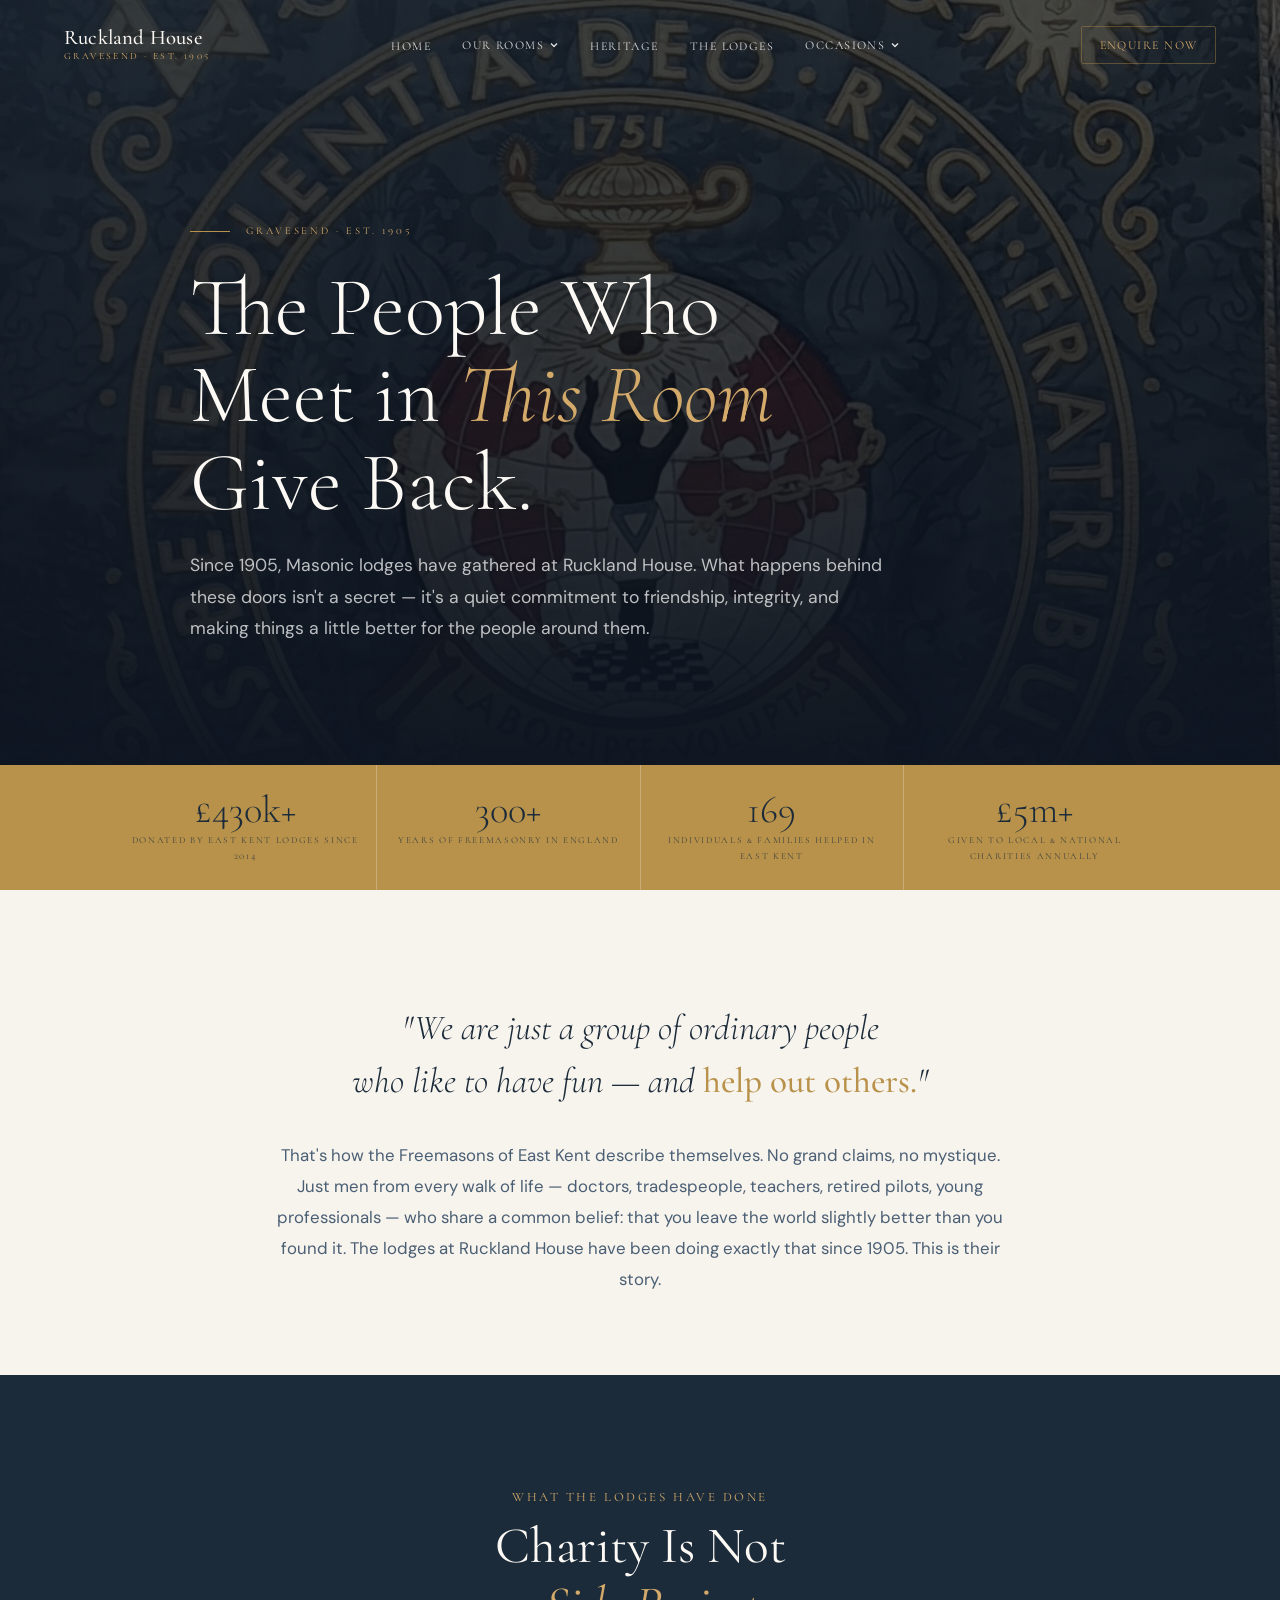
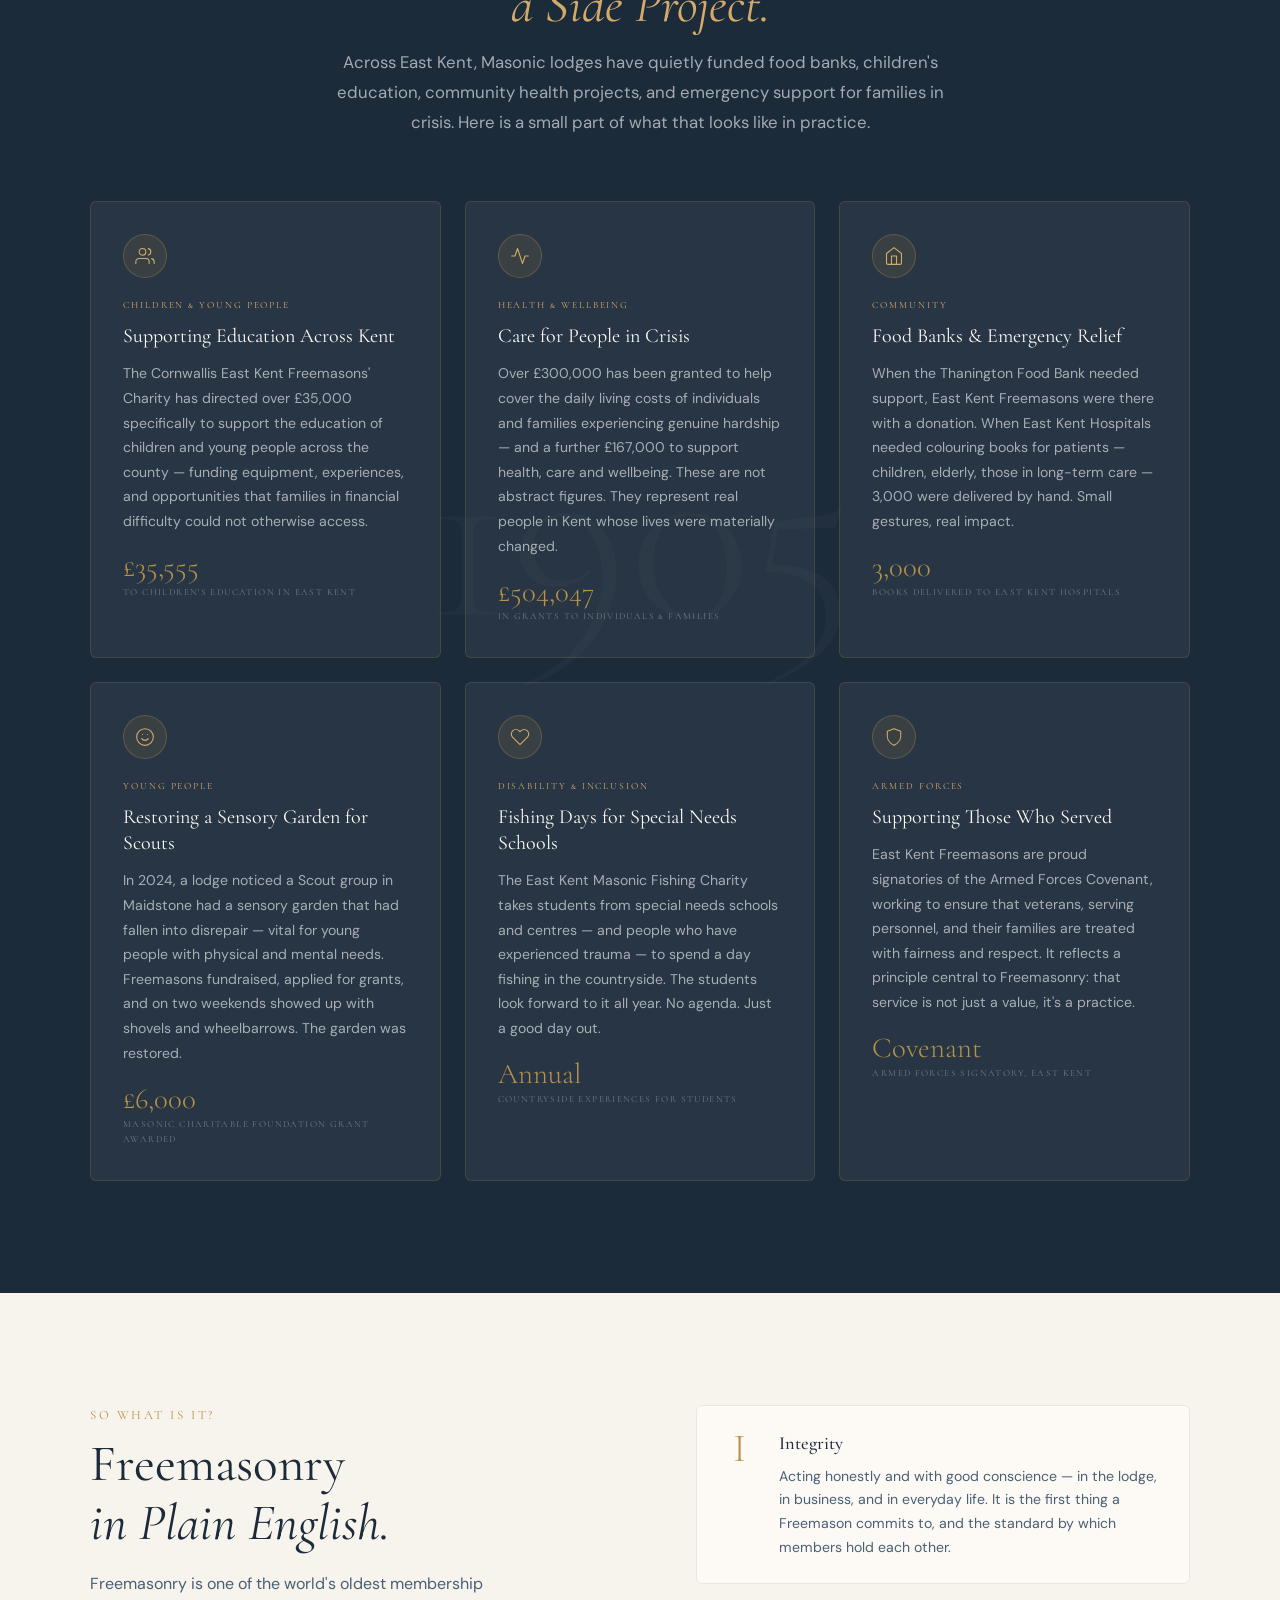
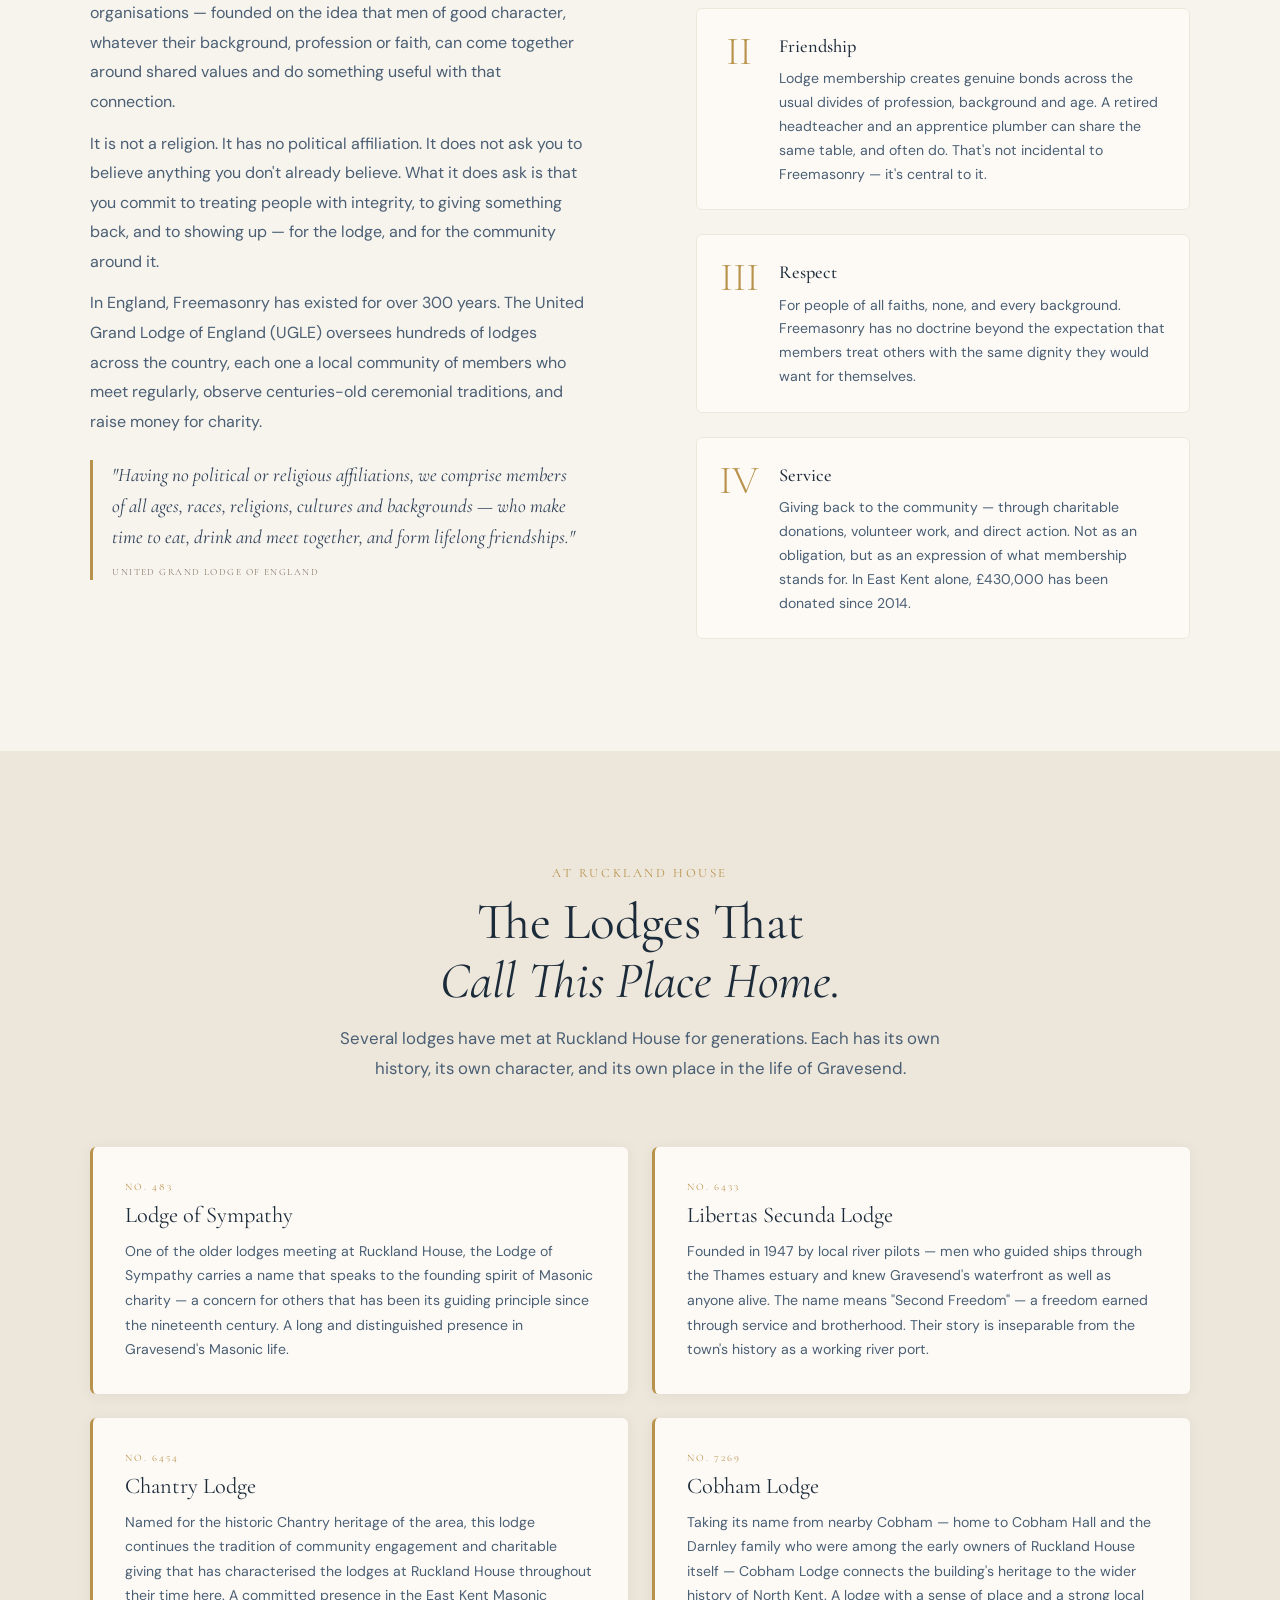
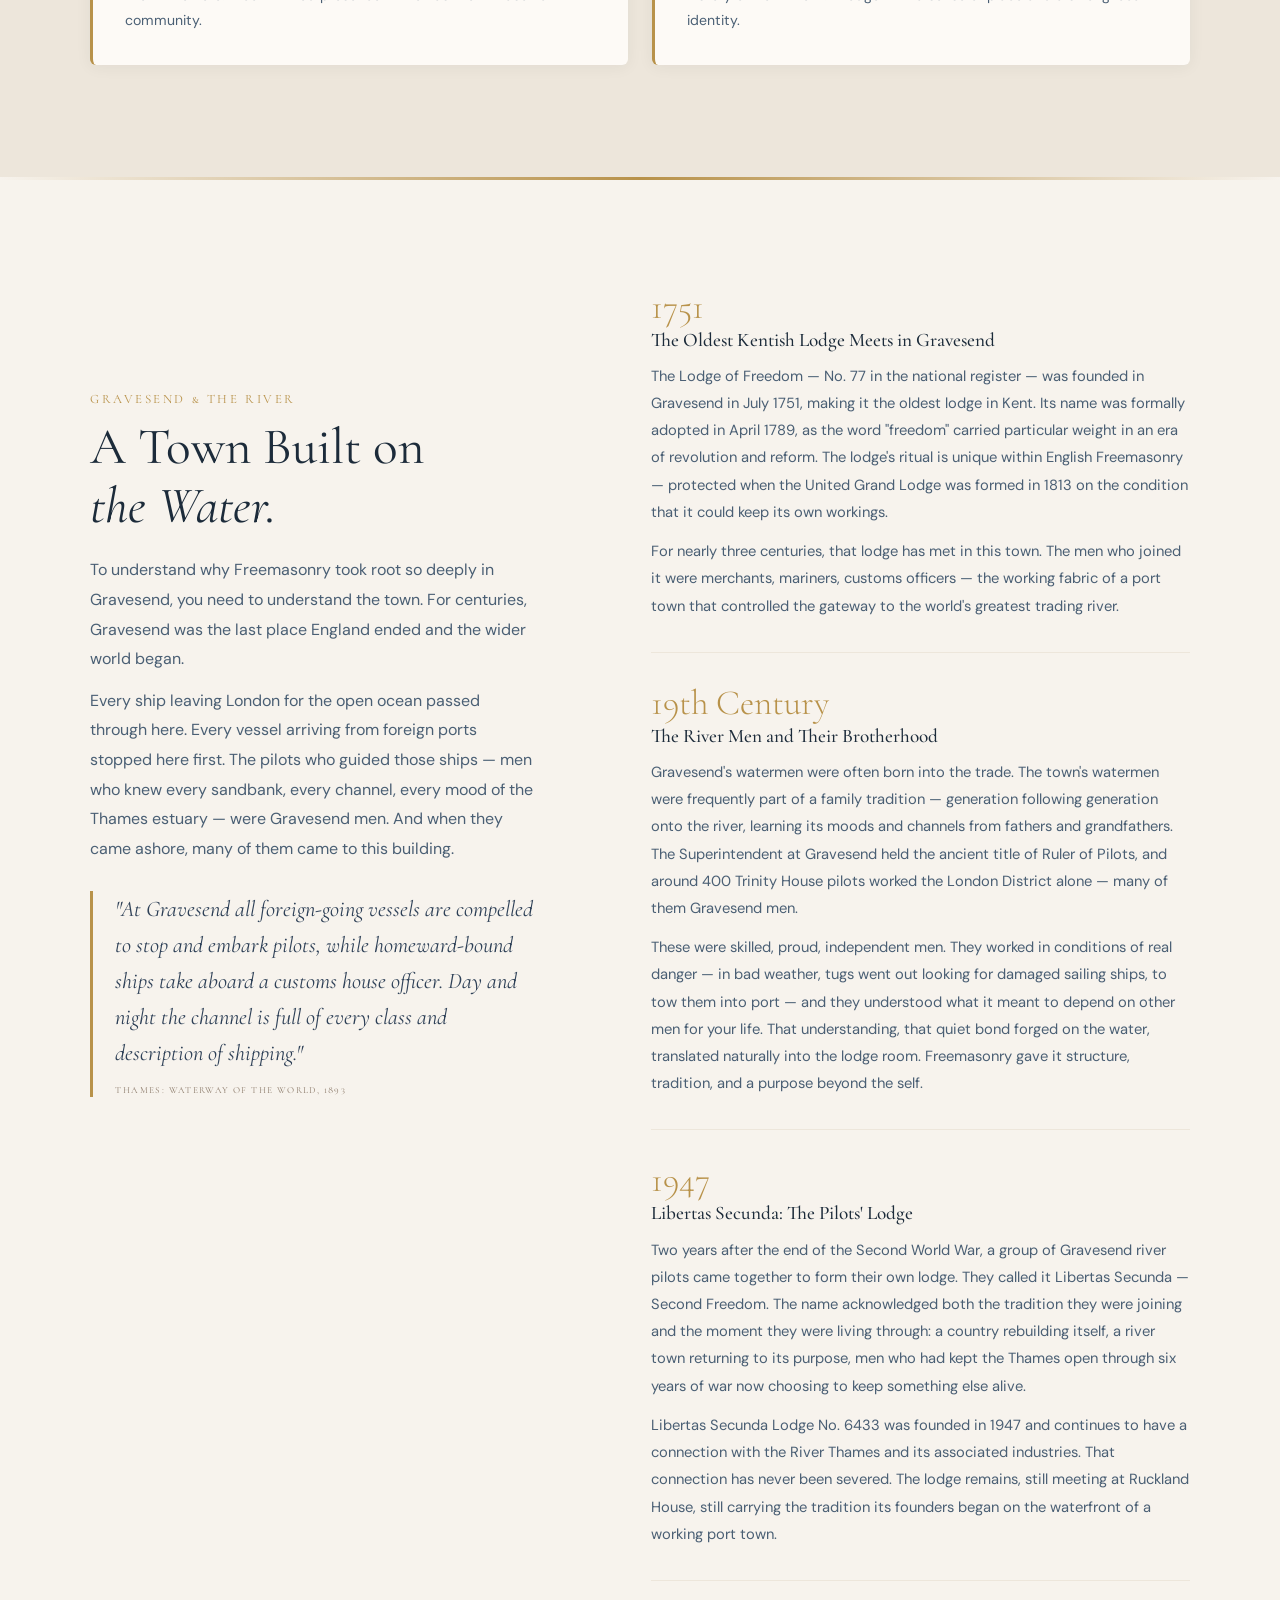
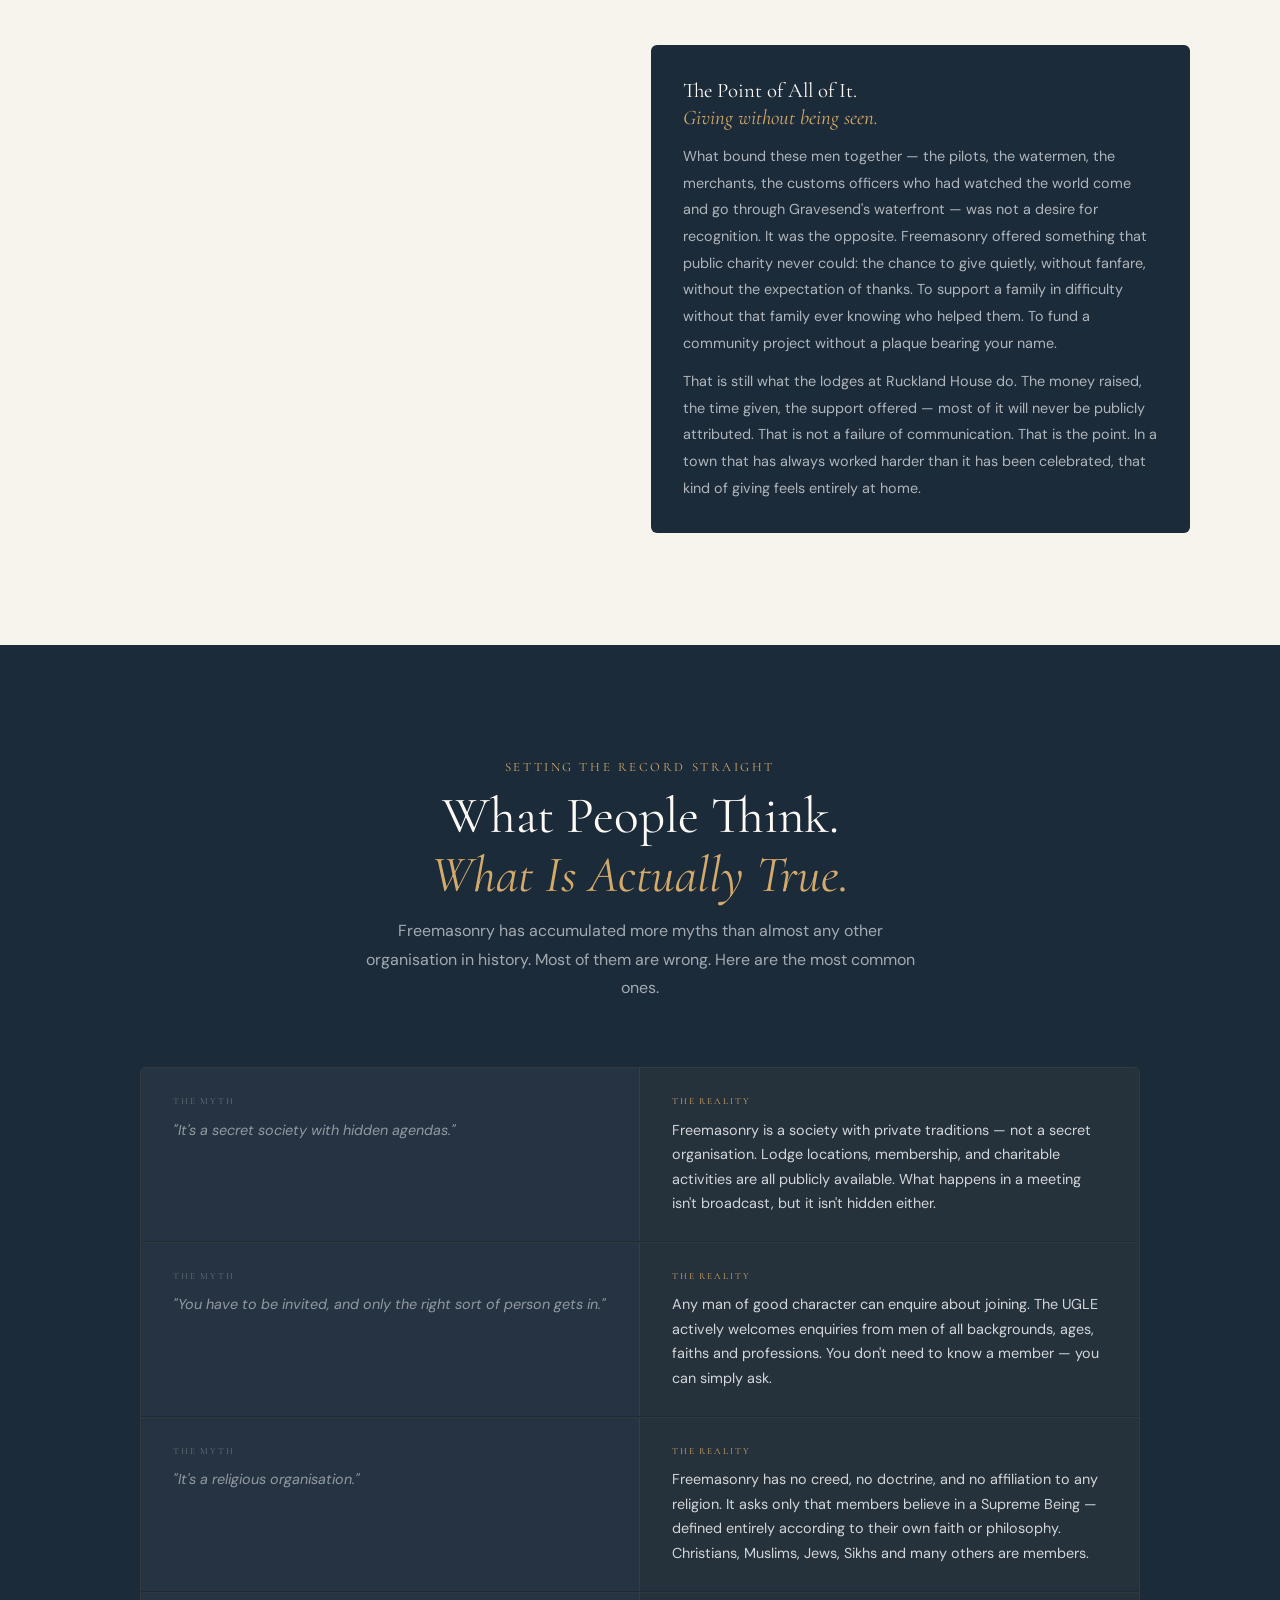
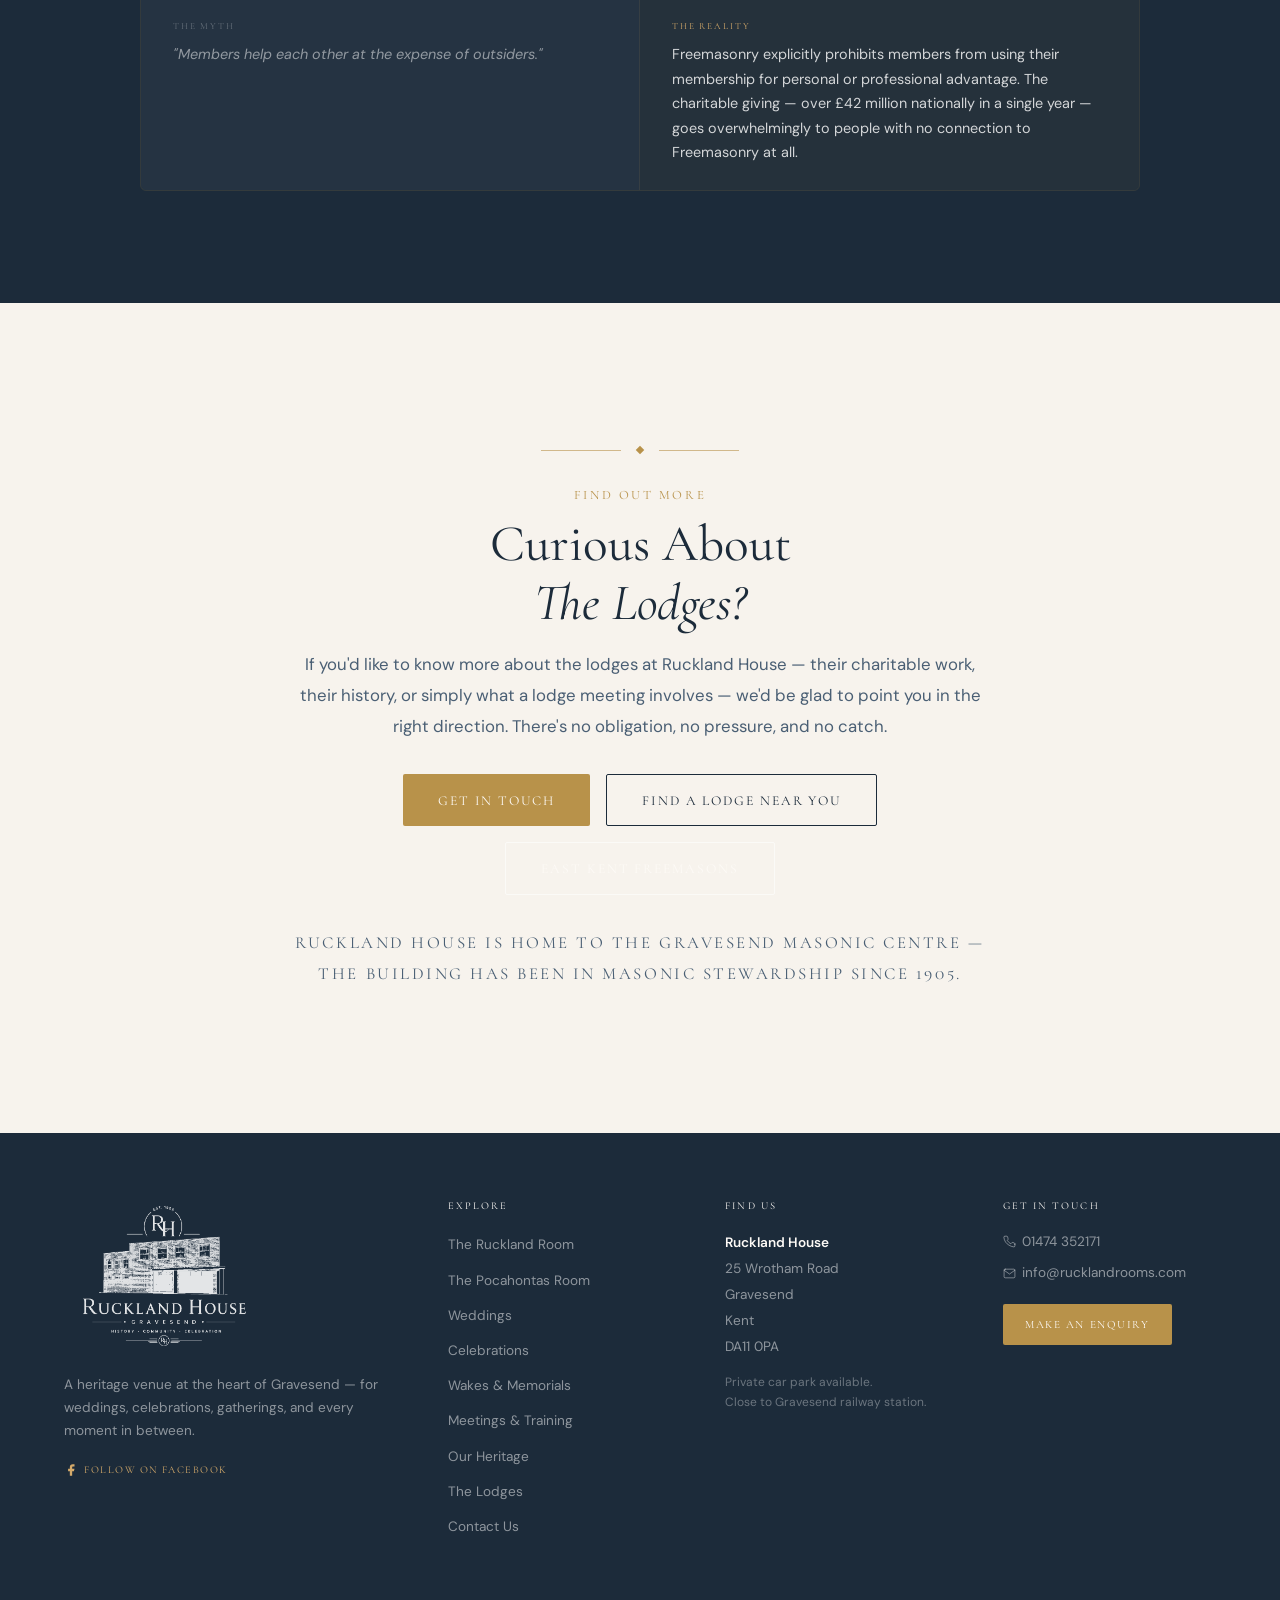
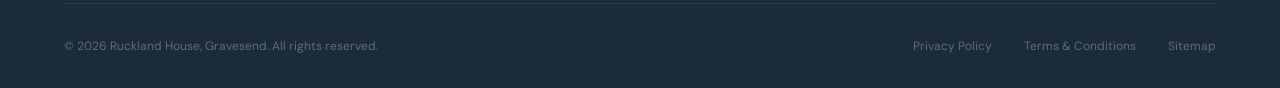
<file: the-lodges.html>
<!DOCTYPE html>
<html lang="en">
<head>
  <meta charset="UTF-8" />
  <meta name="viewport" content="width=device-width, initial-scale=1.0" />
  <meta name="description" content="The Masonic lodges of Gravesend have met at Ruckland House since 1905. Discover what they've given back to the community — and what Freemasonry actually is." />
  <meta property="og:title" content="The Lodges — Ruckland House, Gravesend" />
  <meta property="og:description" content="Over a century of community, charity, and fellowship. The story of the Masonic lodges that call Ruckland House home." />
  <meta property="og:type" content="website" />
  <title>The Lodges — Ruckland House, Gravesend | Est. 1905</title>

  <link rel="preconnect" href="https://fonts.googleapis.com" />
  <link rel="preconnect" href="https://fonts.gstatic.com" crossorigin />
  <link href="https://fonts.googleapis.com/css2?family=Cormorant+Garamond:ital,wght@0,300;0,400;0,500;0,600;1,300;1,400;1,500&family=Cormorant+SC:wght@300;400;500&family=DM+Sans:ital,opsz,wght@0,9..40,300;0,9..40,400;0,9..40,500;0,9..40,600;1,9..40,400&display=swap" rel="stylesheet" />
  <link rel="stylesheet" href="style.css" />
  <link rel="icon" href="images/favicon.ico" type="image/x-icon" />

  <style>

    /* ── HERO ── */
    .lodge-hero {
      position: relative;
      min-height: 85svh;
      display: flex;
      align-items: flex-end;
      overflow: hidden;
      padding-bottom: 0;
    }

    .lodge-hero__bg {
      position: absolute; inset: 0;
      background-image: url('images/rh23.webp');
      background-size: cover;
      background-position: center 30%;
      z-index: 0;
      filter: brightness(0.45) saturate(0.7);
      transition: transform 8s ease-out;
    }
    .lodge-hero__bg.loaded { transform: scale(1.03); }

    .lodge-hero__overlay {
      position: absolute; inset: 0;
      background:
        linear-gradient(to top, rgba(14,22,34,0.98) 0%, rgba(14,22,34,0.7) 40%, rgba(14,22,34,0.25) 100%),
        linear-gradient(160deg, rgba(28,43,58,0.6) 0%, transparent 55%);
      z-index: 1;
    }

    .lodge-hero__inner {
      position: relative; z-index: 2;
      width: 90%; max-width: 900px;
      margin-inline: auto;
      padding-bottom: 5rem;
      padding-top: 5rem;
    }

    .lodge-hero__eyebrow {
      font-family: var(--font-accent);
      font-size: 0.65rem;
      letter-spacing: 0.28em;
      text-transform: uppercase;
      color: var(--gold-light);
      display: flex;
      align-items: center;
      gap: 1rem;
      margin-bottom: 1.5rem;
      opacity: 0;
      animation: fadeUp 0.9s var(--ease) 0.1s forwards;
    }
    .lodge-hero__eyebrow::before {
      content: '';
      display: block;
      width: 40px;
      height: 1px;
      background: var(--gold);
    }

    .lodge-hero__title {
      font-family: var(--font-display);
      font-size: clamp(3rem, 6.5vw, 5.5rem);
      font-weight: 300;
      color: var(--white);
      line-height: 1.05;
      margin-bottom: 1.5rem;
      opacity: 0;
      animation: fadeUp 0.9s var(--ease) 0.25s forwards;
    }
    .lodge-hero__title em {
      font-style: italic;
      color: var(--gold-light);
    }

    .lodge-hero__sub {
      font-size: 1.1rem;
      color: rgba(255,255,255,0.72);
      line-height: 1.8;
      max-width: 58ch;
      margin-bottom: 2.5rem;
      opacity: 0;
      animation: fadeUp 0.9s var(--ease) 0.4s forwards;
    }

    /* ── IMPACT STRIP ── */
    .impact-strip {
      background: var(--gold);
      position: relative;
      z-index: 2;
    }
    .impact-strip__inner {
      max-width: 1180px;
      margin: 0 auto;
      padding: 0 5%;
      display: flex;
      align-items: stretch;
    }
    .impact-item {
      flex: 1;
      padding: 1.6rem 1rem;
      text-align: center;
      border-right: 1px solid rgba(255,255,255,0.25);
    }
    .impact-item:last-child { border-right: none; }
    .impact-item__num {
      font-family: var(--font-display);
      font-size: 2.4rem;
      font-weight: 300;
      color: var(--navy);
      line-height: 1;
      display: block;
    }
    .impact-item__label {
      font-family: var(--font-accent);
      font-size: 0.58rem;
      letter-spacing: 0.18em;
      text-transform: uppercase;
      color: rgba(28,43,58,0.75);
      display: block;
      margin-top: 0.25rem;
    }

    /* ── OPENING STATEMENT ── */
    .lodge-open {
      padding: 7rem 0 5rem;
      background: var(--cream);
    }
    .lodge-open__inner {
      width: 90%; max-width: 780px;
      margin: 0 auto;
      text-align: center;
    }
    .lodge-open__quote {
      font-family: var(--font-display);
      font-size: clamp(1.5rem, 3vw, 2.2rem);
      font-weight: 300;
      font-style: italic;
      color: var(--navy);
      line-height: 1.5;
      margin-bottom: 2rem;
    }
    .lodge-open__quote strong {
      font-weight: 500;
      font-style: normal;
      color: var(--gold);
    }
    .lodge-open__body {
      font-size: 1.05rem;
      color: var(--navy-soft);
      line-height: 1.85;
      max-width: 62ch;
      margin: 0 auto;
    }

    /* ── WHAT THEY'VE DONE — Stories ── */
    .lodge-stories {
      padding: var(--gap-xl) 0;
      background: var(--navy);
      position: relative;
      overflow: hidden;
    }
    .lodge-stories::before {
      content: '1905';
      position: absolute;
      top: 50%; left: 50%;
      transform: translate(-50%, -50%);
      font-family: var(--font-display);
      font-size: clamp(10rem, 20vw, 22rem);
      font-weight: 300;
      color: rgba(255,255,255,0.025);
      pointer-events: none;
      white-space: nowrap;
    }

    .lodge-stories__header {
      width: 90%; max-width: 780px;
      margin: 0 auto var(--gap-lg);
      text-align: center;
      position: relative; z-index: 1;
    }
    .lodge-stories__header .label { color: var(--gold-light); }
    .lodge-stories__header h2 { color: var(--white); }
    .lodge-stories__header p {
      color: rgba(255,255,255,0.6);
      margin-top: 0.75rem;
      font-size: 1.05rem;
      line-height: 1.8;
      max-width: 54ch;
      margin-inline: auto;
    }

    .stories-grid {
      width: 90%; max-width: 1100px;
      margin: 0 auto;
      display: grid;
      grid-template-columns: repeat(3, 1fr);
      gap: 1.5rem;
      position: relative; z-index: 1;
    }

    .story-card {
      background: rgba(255,255,255,0.05);
      border: 1px solid rgba(184,146,74,0.2);
      border-radius: var(--radius-md);
      padding: 2rem;
      transition: background var(--duration) var(--ease), border-color var(--duration) var(--ease);
    }
    .story-card:hover {
      background: rgba(255,255,255,0.09);
      border-color: rgba(184,146,74,0.5);
    }
    .story-card__icon {
      width: 44px; height: 44px;
      border-radius: 50%;
      background: rgba(184,146,74,0.12);
      border: 1px solid rgba(184,146,74,0.3);
      display: flex;
      align-items: center;
      justify-content: center;
      color: var(--gold-light);
      margin-bottom: 1.2rem;
    }
    .story-card__icon svg {
      width: 20px; height: 20px;
      stroke: currentColor; fill: none;
      stroke-width: 1.3;
      stroke-linecap: round;
      stroke-linejoin: round;
    }
    .story-card__tag {
      font-family: var(--font-accent);
      font-size: 0.6rem;
      letter-spacing: 0.2em;
      text-transform: uppercase;
      color: var(--gold-light);
      display: block;
      margin-bottom: 0.6rem;
    }
    .story-card__title {
      font-family: var(--font-display);
      font-size: 1.25rem;
      font-weight: 400;
      color: var(--white);
      line-height: 1.3;
      margin-bottom: 0.75rem;
    }
    .story-card__body {
      font-size: 0.88rem;
      color: rgba(255,255,255,0.6);
      line-height: 1.75;
      max-width: none;
    }
    .story-card__figure {
      font-family: var(--font-display);
      font-size: 1.8rem;
      font-weight: 300;
      color: var(--gold);
      margin-top: 1.2rem;
      display: block;
      line-height: 1;
    }
    .story-card__figure-label {
      font-family: var(--font-accent);
      font-size: 0.58rem;
      letter-spacing: 0.15em;
      text-transform: uppercase;
      color: rgba(255,255,255,0.35);
      display: block;
      margin-top: 0.2rem;
    }

    /* ── WHAT IS FREEMASONRY ── */
    .lodge-explainer {
      padding: var(--gap-xl) 0;
      background: var(--cream);
    }
    .lodge-explainer__inner {
      width: 90%; max-width: 1100px;
      margin: 0 auto;
      display: grid;
      grid-template-columns: 1fr 1fr;
      gap: var(--gap-xl);
      align-items: start;
    }
    .lodge-explainer__sticky {
      position: sticky;
      top: 100px;
    }
    .lodge-explainer__sticky h2 {
      margin-bottom: 1rem;
    }
    .lodge-explainer__sticky p {
      color: var(--navy-soft);
      line-height: 1.85;
      margin-bottom: 0.75rem;
      max-width: none;
    }
    .lodge-explainer__sticky blockquote {
      font-family: var(--font-display);
      font-size: 1.2rem;
      font-style: italic;
      color: var(--navy-mid);
      border-left: 3px solid var(--gold);
      padding-left: 1.2rem;
      margin-top: 1.5rem;
      line-height: 1.6;
    }

    .values-list {
      display: flex;
      flex-direction: column;
      gap: 1.5rem;
    }
    .value-item {
      display: flex;
      gap: 1.2rem;
      align-items: flex-start;
      padding: 1.4rem;
      border: 1px solid var(--cream-dark);
      border-radius: var(--radius-md);
      background: var(--white);
      transition: box-shadow var(--duration) var(--ease), border-color var(--duration) var(--ease);
    }
    .value-item:hover {
      box-shadow: var(--shadow-soft);
      border-color: var(--gold);
    }
    .value-item__num {
      font-family: var(--font-display);
      font-size: 2.5rem;
      font-weight: 300;
      color: var(--gold);
      line-height: 1;
      flex-shrink: 0;
      width: 2.5rem;
      text-align: center;
    }
    .value-item__title {
      font-family: var(--font-display);
      font-size: 1.15rem;
      font-weight: 500;
      color: var(--navy);
      margin-bottom: 0.3rem;
    }
    .value-item__body {
      font-size: 0.88rem;
      color: var(--navy-soft);
      line-height: 1.7;
      max-width: none;
    }

    /* ── THE GRAVESEND LODGES ── */
    .lodge-local {
      padding: var(--gap-xl) 0;
      background: var(--cream-dark);
    }
    .lodge-local__header {
      width: 90%; max-width: 780px;
      margin: 0 auto var(--gap-lg);
      text-align: center;
    }
    .lodge-local__header p {
      color: var(--navy-soft);
      margin-top: 0.75rem;
      font-size: 1.05rem;
      line-height: 1.8;
      max-width: 54ch;
      margin-inline: auto;
    }
    .lodges-grid {
      width: 90%; max-width: 1100px;
      margin: 0 auto;
      display: grid;
      grid-template-columns: repeat(2, 1fr);
      gap: 1.5rem;
    }
    .lodge-card {
      background: var(--white);
      border-radius: var(--radius-md);
      padding: 2rem;
      border-left: 3px solid var(--gold);
      box-shadow: var(--shadow-card);
      transition: box-shadow var(--duration) var(--ease), transform var(--duration) var(--ease);
    }
    .lodge-card:hover {
      box-shadow: var(--shadow-soft);
      transform: translateY(-2px);
    }
    .lodge-card__number {
      font-family: var(--font-accent);
      font-size: 0.62rem;
      letter-spacing: 0.2em;
      text-transform: uppercase;
      color: var(--gold);
      display: block;
      margin-bottom: 0.4rem;
    }
    .lodge-card__name {
      font-family: var(--font-display);
      font-size: 1.4rem;
      font-weight: 400;
      color: var(--navy);
      margin-bottom: 0.6rem;
      line-height: 1.2;
    }
    .lodge-card__body {
      font-size: 0.88rem;
      color: var(--navy-soft);
      line-height: 1.75;
      max-width: none;
    }

    /* ── MISCONCEPTIONS ── */
    .lodge-myths {
      padding: var(--gap-xl) 0;
      background: var(--navy);
      position: relative;
    }
    .lodge-myths__header {
      width: 90%; max-width: 780px;
      margin: 0 auto var(--gap-lg);
      text-align: center;
    }
    .lodge-myths__header .label { color: var(--gold-light); }
    .lodge-myths__header h2 { color: var(--white); }
    .lodge-myths__header p {
      color: rgba(255,255,255,0.6);
      margin-top: 0.75rem;
      font-size: 1rem;
      line-height: 1.8;
      max-width: 52ch;
      margin-inline: auto;
    }
    .myths-grid {
      width: 90%; max-width: 1000px;
      margin: 0 auto;
      display: flex;
      flex-direction: column;
      gap: 1px;
      border: 1px solid rgba(184,146,74,0.15);
      border-radius: var(--radius-md);
      overflow: hidden;
    }
    .myth-item {
      display: grid;
      grid-template-columns: 1fr 1fr;
      gap: 0;
    }
    .myth-item__myth {
      background: rgba(255,255,255,0.04);
      padding: 1.6rem 2rem;
      border-right: 1px solid rgba(184,146,74,0.12);
    }
    .myth-item__reality {
      background: rgba(184,146,74,0.06);
      padding: 1.6rem 2rem;
    }
    .myth-item + .myth-item {
      border-top: 1px solid rgba(184,146,74,0.12);
    }
    .myth-label {
      font-family: var(--font-accent);
      font-size: 0.58rem;
      letter-spacing: 0.2em;
      text-transform: uppercase;
      display: block;
      margin-bottom: 0.5rem;
    }
    .myth-item__myth .myth-label { color: rgba(255,255,255,0.3); }
    .myth-item__reality .myth-label { color: var(--gold-light); }
    .myth-text {
      font-size: 0.9rem;
      line-height: 1.7;
      max-width: none;
    }
    .myth-item__myth .myth-text { color: rgba(255,255,255,0.5); font-style: italic; }
    .myth-item__reality .myth-text { color: rgba(255,255,255,0.8); }

    /* ── CURIOUS? ── */
    .lodge-cta {
      padding: var(--gap-xl) 0;
      background: var(--cream);
      text-align: center;
    }
    .lodge-cta__inner {
      width: 90%; max-width: 700px;
      margin: 0 auto;
    }
    .lodge-cta h2 {
      margin-bottom: 1rem;
    }
    .lodge-cta p {
      color: var(--navy-soft);
      font-size: 1.05rem;
      line-height: 1.85;
      margin-bottom: 2rem;
      max-width: none;
    }
    .lodge-cta__links {
      display: flex;
      gap: 1rem;
      justify-content: center;
      flex-wrap: wrap;
      margin-bottom: 2rem;
    }
    .lodge-cta__note {
      font-family: var(--font-accent);
      font-size: 0.65rem;
      letter-spacing: 0.15em;
      text-transform: uppercase;
      color: var(--stone);
    }

    /* ── ANIMATIONS ── */

    /* ── GRAVESEND STORY ── */
    .lodge-gravesend {
      padding: var(--gap-xl) 0;
      background: var(--cream);
      position: relative;
      overflow: hidden;
    }
    .lodge-gravesend::before {
      content: '';
      position: absolute;
      top: 0; left: 0; right: 0;
      height: 3px;
      background: linear-gradient(90deg, transparent, var(--gold), transparent);
    }
    .lodge-gravesend__inner {
      width: 90%; max-width: 1100px;
      margin: 0 auto;
      display: grid;
      grid-template-columns: 1fr 1.2fr;
      gap: var(--gap-xl);
      align-items: start;
    }
    .lodge-gravesend__sidebar {
      position: sticky;
      top: 100px;
    }
    .lodge-gravesend__sidebar h2 {
      margin-bottom: 1.2rem;
    }
    .lodge-gravesend__sidebar p {
      color: var(--navy-soft);
      font-size: 1rem;
      line-height: 1.85;
      max-width: none;
      margin-bottom: 0.75rem;
    }
    .lodge-gravesend__pull {
      font-family: var(--font-display);
      font-size: clamp(1.1rem, 1.8vw, 1.4rem);
      font-style: italic;
      font-weight: 400;
      color: var(--navy-mid);
      line-height: 1.6;
      border-left: 3px solid var(--gold);
      padding-left: 1.4rem;
      margin: 1.75rem 0;
    }
    .lodge-gravesend__body {
      display: flex;
      flex-direction: column;
      gap: 2rem;
    }
    .gravesend-block {
      padding-bottom: 2rem;
      border-bottom: 1px solid var(--cream-dark);
    }
    .gravesend-block:last-child {
      border-bottom: none;
      padding-bottom: 0;
    }
    .gravesend-block__era {
      font-family: var(--font-display);
      font-size: 2.2rem;
      font-weight: 300;
      color: var(--gold);
      line-height: 1;
      display: block;
      margin-bottom: 0.3rem;
    }
    .gravesend-block__title {
      font-family: var(--font-display);
      font-size: 1.2rem;
      font-weight: 500;
      color: var(--navy);
      margin-bottom: 0.75rem;
    }
    .gravesend-block__text {
      font-size: 0.92rem;
      color: var(--navy-soft);
      line-height: 1.85;
      max-width: none;
    }
    .gravesend-block__text + .gravesend-block__text {
      margin-top: 0.75rem;
    }
    .quiet-giving {
      background: var(--navy);
      border-radius: var(--radius-md);
      padding: 2rem;
      margin-top: 2rem;
    }
    .quiet-giving__title {
      font-family: var(--font-display);
      font-size: 1.3rem;
      font-weight: 400;
      color: var(--white);
      margin-bottom: 0.75rem;
      line-height: 1.3;
    }
    .quiet-giving__title em { color: var(--gold-light); font-style: italic; }
    .quiet-giving__text {
      font-size: 0.9rem;
      color: rgba(255,255,255,0.65);
      line-height: 1.85;
      max-width: none;
    }

    @media (max-width: 1024px) {
      .lodge-gravesend__inner { grid-template-columns: 1fr; }
      .lodge-gravesend__sidebar { position: static; }
    }
    @keyframes fadeUp {
      from { opacity: 0; transform: translateY(18px); }
      to   { opacity: 1; transform: translateY(0); }
    }
    .reveal { opacity: 0; transform: translateY(28px); transition: opacity 0.7s var(--ease), transform 0.7s var(--ease); }
    .reveal.visible { opacity: 1; transform: translateY(0); }
    .reveal--delay-1 { transition-delay: 0.1s; }
    .reveal--delay-2 { transition-delay: 0.2s; }
    .reveal--delay-3 { transition-delay: 0.3s; }

    /* ── RESPONSIVE ── */
    @media (max-width: 1024px) {
      .stories-grid { grid-template-columns: 1fr 1fr; }
      .lodge-explainer__inner { grid-template-columns: 1fr; }
      .lodge-explainer__sticky { position: static; }
    }
    @media (max-width: 768px) {
      .lodge-hero { min-height: 75svh; }
      .lodge-hero__title { font-size: clamp(2.4rem, 9vw, 3.4rem); }
      .impact-strip__inner { flex-wrap: wrap; }
      .impact-item { min-width: 45%; border-bottom: 1px solid rgba(255,255,255,0.15); }
      .impact-item:nth-child(odd) { border-right: 1px solid rgba(255,255,255,0.25); }
      .impact-item:nth-child(even) { border-right: none; }
      .stories-grid { grid-template-columns: 1fr; }
      .lodges-grid { grid-template-columns: 1fr; }
      .myth-item { grid-template-columns: 1fr; }
      .myth-item__myth { border-right: none; border-bottom: 1px solid rgba(184,146,74,0.12); }
      .lodge-cta__links { flex-direction: column; align-items: center; }
      .lodge-cta__links .btn { width: 100%; max-width: 320px; }
    }
    @media (max-width: 480px) {
      .impact-item { min-width: 100%; border-right: none !important; }
    }
  </style>
</head>

<body>

  <!-- HEADER -->
  <header class="site-header" id="site-header">
    <div class="container">
      <nav class="nav" aria-label="Main navigation">
        <a href="index.html" class="nav__brand" aria-label="Ruckland House home">
          <span class="nav__brand-name">Ruckland House</span>
          <span class="nav__brand-sub">Gravesend · Est. 1905</span>
        </a>
        <ul class="nav__links" role="list">
          <li><a href="index.html" class="nav__link">Home</a></li>
          <li class="nav__dropdown">
            <button class="nav__link nav__dropdown-toggle" aria-expanded="false" aria-haspopup="true">
              Our Rooms
              <svg class="nav__dropdown-caret" width="10" height="10" viewBox="0 0 10 10" fill="none" stroke="currentColor" stroke-width="1.5" aria-hidden="true"><path d="M2 3.5l3 3 3-3"/></svg>
            </button>
            <ul class="nav__dropdown-menu" role="menu">
              <li role="none"><a href="ruckland-room.html" class="nav__dropdown-item" role="menuitem">The Ruckland Room</a></li>
              <li role="none"><a href="pocahontas-room.html" class="nav__dropdown-item" role="menuitem">The Pocahontas Room</a></li>
            </ul>
          </li>
          <li><a href="heritage.html" class="nav__link">Heritage</a></li>
          <li><a href="the-lodges.html" class="nav__link" aria-current="page">The Lodges</a></li>
          <li class="nav__dropdown">
            <button class="nav__link nav__dropdown-toggle" aria-expanded="false" aria-haspopup="true">
              Occasions
              <svg class="nav__dropdown-caret" width="10" height="10" viewBox="0 0 10 10" fill="none" stroke="currentColor" stroke-width="1.5" aria-hidden="true"><path d="M2 3.5l3 3 3-3"/></svg>
            </button>
            <ul class="nav__dropdown-menu" role="menu">
              <li role="none"><a href="weddings.html" class="nav__dropdown-item" role="menuitem">Weddings</a></li>
              <li role="none"><a href="occasions.html" class="nav__dropdown-item" role="menuitem">Celebrations</a></li>
              <li role="none"><a href="wakes.html" class="nav__dropdown-item" role="menuitem">Wakes</a></li>
              <li role="none"><a href="meetings.html" class="nav__dropdown-item" role="menuitem">Meetings</a></li>
            </ul>
          </li>
        </ul>
        <a href="#begin-planning" class="nav__cta">Enquire Now</a>
        <button class="nav__toggle" id="nav-toggle" aria-label="Open menu" aria-expanded="false" aria-controls="nav-mobile">
          <span></span><span></span><span></span>
        </button>
      </nav>
    </div>
  </header>

  <nav class="nav__mobile" id="nav-mobile" aria-label="Mobile navigation" aria-hidden="true">
    <button class="nav__mobile-close" id="nav-close" aria-label="Close menu">&times;</button>
    <a href="index.html" class="nav__mobile-link">Home</a>
    <span class="nav__mobile-label">Our Rooms</span>
    <a href="ruckland-room.html" class="nav__mobile-sub-link">The Ruckland Room</a>
    <a href="pocahontas-room.html" class="nav__mobile-sub-link">The Pocahontas Room</a>
    <a href="heritage.html" class="nav__mobile-link">Heritage</a>
    <a href="the-lodges.html" class="nav__mobile-link">The Lodges</a>
    <span class="nav__mobile-label">Occasions</span>
    <a href="weddings.html" class="nav__mobile-sub-link">Weddings</a>
    <a href="occasions.html" class="nav__mobile-sub-link">Celebrations</a>
    <a href="wakes.html" class="nav__mobile-sub-link">Wakes</a>
    <a href="meetings.html" class="nav__mobile-sub-link">Meetings</a>
    <a href="#begin-planning" class="nav__mobile-link text-gold">Enquire Now</a>
  </nav>

  <main>

    <!-- ── HERO ── -->
    <section class="lodge-hero" aria-label="The Lodges of Ruckland House">
      <div class="lodge-hero__bg" id="hero-img" aria-hidden="true"></div>
      <div class="lodge-hero__overlay" aria-hidden="true"></div>
      <div class="lodge-hero__inner">
        <p class="lodge-hero__eyebrow">Gravesend · Est. 1905</p>
        <h1 class="lodge-hero__title">
          The People Who<br />Meet in <em>This Room</em><br />Give Back.
        </h1>
        <p class="lodge-hero__sub">
          Since 1905, Masonic lodges have gathered at Ruckland House. What happens 
          behind these doors isn't a secret — it's a quiet commitment to friendship, 
          integrity, and making things a little better for the people around them.
        </p>
      </div>
    </section>

    <!-- ── IMPACT STRIP ── -->
    <div class="impact-strip" aria-label="Freemasonry charitable impact">
      <div class="impact-strip__inner">
        <div class="impact-item">
          <span class="impact-item__num">£430k+</span>
          <span class="impact-item__label">Donated by East Kent lodges since 2014</span>
        </div>
        <div class="impact-item">
          <span class="impact-item__num">300+</span>
          <span class="impact-item__label">Years of Freemasonry in England</span>
        </div>
        <div class="impact-item">
          <span class="impact-item__num">169</span>
          <span class="impact-item__label">Individuals &amp; families helped in East Kent</span>
        </div>
        <div class="impact-item">
          <span class="impact-item__num">£5m+</span>
          <span class="impact-item__label">Given to local &amp; national charities annually</span>
        </div>
      </div>
    </div>

    <!-- ── OPENING STATEMENT ── -->
    <section class="lodge-open">
      <div class="lodge-open__inner reveal">
        <p class="lodge-open__quote">
          "We are just a group of ordinary people<br />
          who like to have fun — and <strong>help out others.</strong>"
        </p>
        <p class="lodge-open__body">
          That's how the Freemasons of East Kent describe themselves. No grand claims, 
          no mystique. Just men from every walk of life — doctors, tradespeople, teachers, 
          retired pilots, young professionals — who share a common belief: that you leave 
          the world slightly better than you found it. The lodges at Ruckland House have 
          been doing exactly that since 1905. This is their story.
        </p>
      </div>
    </section>

    <!-- ── WHAT THEY'VE DONE ── -->
    <section class="lodge-stories" aria-labelledby="stories-title">
      <div class="lodge-stories__header reveal">
        <span class="label">What the lodges have done</span>
        <h2 id="stories-title" style="color:var(--white);">Charity Is Not<br /><em style="color:var(--gold-light);">a Side Project.</em></h2>
        <p>
          Across East Kent, Masonic lodges have quietly funded food banks, 
          children's education, community health projects, and emergency support 
          for families in crisis. Here is a small part of what that looks like in practice.
        </p>
      </div>

      <div class="stories-grid">

        <div class="story-card reveal reveal--delay-1">
          <div class="story-card__icon">
            <svg viewBox="0 0 24 24"><path d="M17 21v-2a4 4 0 0 0-4-4H5a4 4 0 0 0-4 4v2"/><circle cx="9" cy="7" r="4"/><path d="M23 21v-2a4 4 0 0 0-3-3.87"/><path d="M16 3.13a4 4 0 0 1 0 7.75"/></svg>
          </div>
          <span class="story-card__tag">Children &amp; Young People</span>
          <h3 class="story-card__title">Supporting Education Across Kent</h3>
          <p class="story-card__body">
            The Cornwallis East Kent Freemasons' Charity has directed over £35,000 
            specifically to support the education of children and young people across 
            the county — funding equipment, experiences, and opportunities that 
            families in financial difficulty could not otherwise access.
          </p>
          <span class="story-card__figure">£35,555</span>
          <span class="story-card__figure-label">To children's education in East Kent</span>
        </div>

        <div class="story-card reveal reveal--delay-2">
          <div class="story-card__icon">
            <svg viewBox="0 0 24 24"><path d="M22 12h-4l-3 9L9 3l-3 9H2"/></svg>
          </div>
          <span class="story-card__tag">Health &amp; Wellbeing</span>
          <h3 class="story-card__title">Care for People in Crisis</h3>
          <p class="story-card__body">
            Over £300,000 has been granted to help cover the daily living costs of 
            individuals and families experiencing genuine hardship — and a further 
            £167,000 to support health, care and wellbeing. These are not abstract 
            figures. They represent real people in Kent whose lives were materially changed.
          </p>
          <span class="story-card__figure">£504,047</span>
          <span class="story-card__figure-label">In grants to individuals &amp; families</span>
        </div>

        <div class="story-card reveal reveal--delay-3">
          <div class="story-card__icon">
            <svg viewBox="0 0 24 24"><path d="M3 9l9-7 9 7v11a2 2 0 0 1-2 2H5a2 2 0 0 1-2-2z"/><polyline points="9 22 9 12 15 12 15 22"/></svg>
          </div>
          <span class="story-card__tag">Community</span>
          <h3 class="story-card__title">Food Banks &amp; Emergency Relief</h3>
          <p class="story-card__body">
            When the Thanington Food Bank needed support, East Kent Freemasons were 
            there with a donation. When East Kent Hospitals needed colouring books 
            for patients — children, elderly, those in long-term care — 3,000 were 
            delivered by hand. Small gestures, real impact.
          </p>
          <span class="story-card__figure">3,000</span>
          <span class="story-card__figure-label">Books delivered to East Kent Hospitals</span>
        </div>

        <div class="story-card reveal reveal--delay-1">
          <div class="story-card__icon">
            <svg viewBox="0 0 24 24"><circle cx="12" cy="12" r="10"/><path d="M8 14s1.5 2 4 2 4-2 4-2"/><line x1="9" y1="9" x2="9.01" y2="9"/><line x1="15" y1="9" x2="15.01" y2="9"/></svg>
          </div>
          <span class="story-card__tag">Young People</span>
          <h3 class="story-card__title">Restoring a Sensory Garden for Scouts</h3>
          <p class="story-card__body">
            In 2024, a lodge noticed a Scout group in Maidstone had a sensory garden 
            that had fallen into disrepair — vital for young people with physical and 
            mental needs. Freemasons fundraised, applied for grants, and on two 
            weekends showed up with shovels and wheelbarrows. The garden was restored.
          </p>
          <span class="story-card__figure">£6,000</span>
          <span class="story-card__figure-label">Masonic Charitable Foundation grant awarded</span>
        </div>

        <div class="story-card reveal reveal--delay-2">
          <div class="story-card__icon">
            <svg viewBox="0 0 24 24"><path d="M20.84 4.61a5.5 5.5 0 0 0-7.78 0L12 5.67l-1.06-1.06a5.5 5.5 0 0 0-7.78 7.78l1.06 1.06L12 21.23l7.78-7.78 1.06-1.06a5.5 5.5 0 0 0 0-7.78z"/></svg>
          </div>
          <span class="story-card__tag">Disability &amp; Inclusion</span>
          <h3 class="story-card__title">Fishing Days for Special Needs Schools</h3>
          <p class="story-card__body">
            The East Kent Masonic Fishing Charity takes students from special needs 
            schools and centres — and people who have experienced trauma — to spend 
            a day fishing in the countryside. The students look forward to it all year. 
            No agenda. Just a good day out.
          </p>
          <span class="story-card__figure">Annual</span>
          <span class="story-card__figure-label">Countryside experiences for students</span>
        </div>

        <div class="story-card reveal reveal--delay-3">
          <div class="story-card__icon">
            <svg viewBox="0 0 24 24"><path d="M12 22s8-4 8-10V5l-8-3-8 3v7c0 6 8 10 8 10z"/></svg>
          </div>
          <span class="story-card__tag">Armed Forces</span>
          <h3 class="story-card__title">Supporting Those Who Served</h3>
          <p class="story-card__body">
            East Kent Freemasons are proud signatories of the Armed Forces Covenant, 
            working to ensure that veterans, serving personnel, and their families 
            are treated with fairness and respect. It reflects a principle central 
            to Freemasonry: that service is not just a value, it's a practice.
          </p>
          <span class="story-card__figure">Covenant</span>
          <span class="story-card__figure-label">Armed Forces signatory, East Kent</span>
        </div>

      </div>
    </section>

    <!-- ── WHAT IS FREEMASONRY ── -->
    <section class="lodge-explainer" aria-labelledby="explainer-title">
      <div class="lodge-explainer__inner">

        <div class="lodge-explainer__sticky reveal">
          <span class="label">So what is it?</span>
          <h2 id="explainer-title">Freemasonry<br /><em>in Plain English.</em></h2>
          <p>
            Freemasonry is one of the world's oldest membership organisations — 
            founded on the idea that men of good character, whatever their background, 
            profession or faith, can come together around shared values and do something 
            useful with that connection.
          </p>
          <p>
            It is not a religion. It has no political affiliation. It does not ask 
            you to believe anything you don't already believe. What it does ask 
            is that you commit to treating people with integrity, to giving something 
            back, and to showing up — for the lodge, and for the community around it.
          </p>
          <p>
            In England, Freemasonry has existed for over 300 years. The United Grand 
            Lodge of England (UGLE) oversees hundreds of lodges across the country, 
            each one a local community of members who meet regularly, observe 
            centuries-old ceremonial traditions, and raise money for charity.
          </p>
          <blockquote>
            "Having no political or religious affiliations, we comprise members of 
            all ages, races, religions, cultures and backgrounds — who make time 
            to eat, drink and meet together, and form lifelong friendships."
            <cite style="display:block; font-family:var(--font-accent); font-size:0.6rem; letter-spacing:0.15em; text-transform:uppercase; color:var(--stone); font-style:normal; margin-top:0.75rem;">United Grand Lodge of England</cite>
          </blockquote>
        </div>

        <div class="values-list reveal reveal--delay-1">
          <div class="value-item">
            <span class="value-item__num">I</span>
            <div>
              <div class="value-item__title">Integrity</div>
              <p class="value-item__body">
                Acting honestly and with good conscience — in the lodge, in business, 
                and in everyday life. It is the first thing a Freemason commits to, 
                and the standard by which members hold each other.
              </p>
            </div>
          </div>
          <div class="value-item">
            <span class="value-item__num">II</span>
            <div>
              <div class="value-item__title">Friendship</div>
              <p class="value-item__body">
                Lodge membership creates genuine bonds across the usual divides of 
                profession, background and age. A retired headteacher and an 
                apprentice plumber can share the same table, and often do. That's 
                not incidental to Freemasonry — it's central to it.
              </p>
            </div>
          </div>
          <div class="value-item">
            <span class="value-item__num">III</span>
            <div>
              <div class="value-item__title">Respect</div>
              <p class="value-item__body">
                For people of all faiths, none, and every background. Freemasonry 
                has no doctrine beyond the expectation that members treat others 
                with the same dignity they would want for themselves.
              </p>
            </div>
          </div>
          <div class="value-item">
            <span class="value-item__num">IV</span>
            <div>
              <div class="value-item__title">Service</div>
              <p class="value-item__body">
                Giving back to the community — through charitable donations, 
                volunteer work, and direct action. Not as an obligation, but as 
                an expression of what membership stands for. In East Kent alone, 
                £430,000 has been donated since 2014.
              </p>
            </div>
          </div>
        </div>

      </div>
    </section>

    <!-- ── THE GRAVESEND LODGES ── -->
    <section class="lodge-local" aria-labelledby="local-title">
      <div class="lodge-local__header reveal">
        <span class="label">At Ruckland House</span>
        <h2 id="local-title">The Lodges That<br /><em>Call This Place Home.</em></h2>
        <p>
          Several lodges have met at Ruckland House for generations. Each has its 
          own history, its own character, and its own place in the life of Gravesend.
        </p>
      </div>
      <div class="lodges-grid">

        <div class="lodge-card reveal reveal--delay-1">
          <span class="lodge-card__number">No. 483</span>
          <h3 class="lodge-card__name">Lodge of Sympathy</h3>
          <p class="lodge-card__body">
            One of the older lodges meeting at Ruckland House, the Lodge of Sympathy 
            carries a name that speaks to the founding spirit of Masonic charity — 
            a concern for others that has been its guiding principle since the 
            nineteenth century. A long and distinguished presence in Gravesend's 
            Masonic life.
          </p>
        </div>

        <div class="lodge-card reveal reveal--delay-2">
          <span class="lodge-card__number">No. 6433</span>
          <h3 class="lodge-card__name">Libertas Secunda Lodge</h3>
          <p class="lodge-card__body">
            Founded in 1947 by local river pilots — men who guided ships through the 
            Thames estuary and knew Gravesend's waterfront as well as anyone alive. 
            The name means "Second Freedom" — a freedom earned through service and 
            brotherhood. Their story is inseparable from the town's history as a 
            working river port.
          </p>
        </div>

        <div class="lodge-card reveal reveal--delay-1">
          <span class="lodge-card__number">No. 6454</span>
          <h3 class="lodge-card__name">Chantry Lodge</h3>
          <p class="lodge-card__body">
            Named for the historic Chantry heritage of the area, this lodge continues 
            the tradition of community engagement and charitable giving that has 
            characterised the lodges at Ruckland House throughout their time here. 
            A committed presence in the East Kent Masonic community.
          </p>
        </div>

        <div class="lodge-card reveal reveal--delay-2">
          <span class="lodge-card__number">No. 7269</span>
          <h3 class="lodge-card__name">Cobham Lodge</h3>
          <p class="lodge-card__body">
            Taking its name from nearby Cobham — home to Cobham Hall and the Darnley 
            family who were among the early owners of Ruckland House itself — Cobham 
            Lodge connects the building's heritage to the wider history of North Kent. 
            A lodge with a sense of place and a strong local identity.
          </p>
        </div>

      </div>
    </section>


    <!-- ── GRAVESEND: THE RIVER TOWN ── -->
    <section class="lodge-gravesend" aria-labelledby="gravesend-title">
      <div class="lodge-gravesend__inner">

        <div class="lodge-gravesend__sidebar reveal">
          <span class="label">Gravesend &amp; the River</span>
          <h2 id="gravesend-title">A Town Built on<br /><em>the Water.</em></h2>
          <p>
            To understand why Freemasonry took root so deeply in Gravesend, you 
            need to understand the town. For centuries, Gravesend was the last 
            place England ended and the wider world began.
          </p>
          <p>
            Every ship leaving London for the open ocean passed through here. 
            Every vessel arriving from foreign ports stopped here first. 
            The pilots who guided those ships — men who knew every sandbank, 
            every channel, every mood of the Thames estuary — were Gravesend men. 
            And when they came ashore, many of them came to this building.
          </p>
          <blockquote class="lodge-gravesend__pull">
            "At Gravesend all foreign-going vessels are compelled to stop and 
            embark pilots, while homeward-bound ships take aboard a customs house 
            officer. Day and night the channel is full of every class and 
            description of shipping."
            <cite style="display:block; font-family:var(--font-accent); font-size:0.58rem; letter-spacing:0.15em; text-transform:uppercase; color:var(--stone); font-style:normal; margin-top:0.75rem;">Thames: Waterway of the World, 1893</cite>
          </blockquote>
        </div>

        <div class="lodge-gravesend__body reveal reveal--delay-1">

          <div class="gravesend-block">
            <span class="gravesend-block__era">1751</span>
            <h3 class="gravesend-block__title">The Oldest Kentish Lodge Meets in Gravesend</h3>
            <p class="gravesend-block__text">
              The Lodge of Freedom — No. 77 in the national register — was founded in 
              Gravesend in July 1751, making it the oldest lodge in Kent. Its name was 
              formally adopted in April 1789, as the word "freedom" carried particular 
              weight in an era of revolution and reform. The lodge's ritual is unique 
              within English Freemasonry — protected when the United Grand Lodge was 
              formed in 1813 on the condition that it could keep its own workings.
            </p>
            <p class="gravesend-block__text">
              For nearly three centuries, that lodge has met in this town. The men 
              who joined it were merchants, mariners, customs officers — the working 
              fabric of a port town that controlled the gateway to the world's 
              greatest trading river.
            </p>
          </div>

          <div class="gravesend-block">
            <span class="gravesend-block__era">19th Century</span>
            <h3 class="gravesend-block__title">The River Men and Their Brotherhood</h3>
            <p class="gravesend-block__text">
              Gravesend's watermen were often born into the trade. The town's watermen 
              were frequently part of a family tradition — generation following generation 
              onto the river, learning its moods and channels from fathers and 
              grandfathers. The Superintendent at Gravesend held the ancient title 
              of Ruler of Pilots, and around 400 Trinity House pilots worked the London 
              District alone — many of them Gravesend men.
            </p>
            <p class="gravesend-block__text">
              These were skilled, proud, independent men. They worked in conditions 
              of real danger — in bad weather, tugs went out looking for damaged 
              sailing ships, to tow them into port — and they understood what it 
              meant to depend on other men for your life. That understanding, that 
              quiet bond forged on the water, translated naturally into the lodge room. 
              Freemasonry gave it structure, tradition, and a purpose beyond the self.
            </p>
          </div>

          <div class="gravesend-block">
            <span class="gravesend-block__era">1947</span>
            <h3 class="gravesend-block__title">Libertas Secunda: The Pilots' Lodge</h3>
            <p class="gravesend-block__text">
              Two years after the end of the Second World War, a group of Gravesend 
              river pilots came together to form their own lodge. They called it 
              Libertas Secunda — Second Freedom. The name acknowledged both the 
              tradition they were joining and the moment they were living through: 
              a country rebuilding itself, a river town returning to its purpose, 
              men who had kept the Thames open through six years of war now 
              choosing to keep something else alive.
            </p>
            <p class="gravesend-block__text">
              Libertas Secunda Lodge No. 6433 was founded in 1947 and continues 
              to have a connection with the River Thames and its associated industries. 
              That connection has never been severed. The lodge remains, still meeting 
              at Ruckland House, still carrying the tradition its founders began on 
              the waterfront of a working port town.
            </p>
          </div>

          <div class="quiet-giving">
            <h3 class="quiet-giving__title">
              The Point of All of It.<br />
              <em>Giving without being seen.</em>
            </h3>
            <p class="quiet-giving__text">
              What bound these men together — the pilots, the watermen, the merchants, 
              the customs officers who had watched the world come and go through 
              Gravesend's waterfront — was not a desire for recognition. It was the 
              opposite. Freemasonry offered something that public charity never could: 
              the chance to give quietly, without fanfare, without the expectation of 
              thanks. To support a family in difficulty without that family ever knowing 
              who helped them. To fund a community project without a plaque bearing 
              your name.
            </p>
            <p class="quiet-giving__text" style="margin-top:0.75rem;">
              That is still what the lodges at Ruckland House do. The money raised, 
              the time given, the support offered — most of it will never be publicly 
              attributed. That is not a failure of communication. That is the point. 
              In a town that has always worked harder than it has been celebrated, 
              that kind of giving feels entirely at home.
            </p>
          </div>

        </div>
      </div>
    </section>

    <!-- ── MISCONCEPTIONS ── -->
    <section class="lodge-myths" aria-labelledby="myths-title">
      <div class="lodge-myths__header reveal">
        <span class="label">Setting the record straight</span>
        <h2 id="myths-title" style="color:var(--white);">What People Think.<br /><em style="color:var(--gold-light);">What Is Actually True.</em></h2>
        <p>
          Freemasonry has accumulated more myths than almost any other organisation 
          in history. Most of them are wrong. Here are the most common ones.
        </p>
      </div>
      <div class="myths-grid reveal">

        <div class="myth-item">
          <div class="myth-item__myth">
            <span class="myth-label">The myth</span>
            <p class="myth-text">"It's a secret society with hidden agendas."</p>
          </div>
          <div class="myth-item__reality">
            <span class="myth-label">The reality</span>
            <p class="myth-text">Freemasonry is a society with private traditions — not a secret organisation. Lodge locations, membership, and charitable activities are all publicly available. What happens in a meeting isn't broadcast, but it isn't hidden either.</p>
          </div>
        </div>

        <div class="myth-item">
          <div class="myth-item__myth">
            <span class="myth-label">The myth</span>
            <p class="myth-text">"You have to be invited, and only the right sort of person gets in."</p>
          </div>
          <div class="myth-item__reality">
            <span class="myth-label">The reality</span>
            <p class="myth-text">Any man of good character can enquire about joining. The UGLE actively welcomes enquiries from men of all backgrounds, ages, faiths and professions. You don't need to know a member — you can simply ask.</p>
          </div>
        </div>

        <div class="myth-item">
          <div class="myth-item__myth">
            <span class="myth-label">The myth</span>
            <p class="myth-text">"It's a religious organisation."</p>
          </div>
          <div class="myth-item__reality">
            <span class="myth-label">The reality</span>
            <p class="myth-text">Freemasonry has no creed, no doctrine, and no affiliation to any religion. It asks only that members believe in a Supreme Being — defined entirely according to their own faith or philosophy. Christians, Muslims, Jews, Sikhs and many others are members.</p>
          </div>
        </div>

        <div class="myth-item">
          <div class="myth-item__myth">
            <span class="myth-label">The myth</span>
            <p class="myth-text">"Members help each other at the expense of outsiders."</p>
          </div>
          <div class="myth-item__reality">
            <span class="myth-label">The reality</span>
            <p class="myth-text">Freemasonry explicitly prohibits members from using their membership for personal or professional advantage. The charitable giving — over £42 million nationally in a single year — goes overwhelmingly to people with no connection to Freemasonry at all.</p>
          </div>
        </div>

      </div>
    </section>

    <!-- ── CURIOUS? ── -->
    <section class="lodge-cta" id="begin-planning" aria-labelledby="cta-title">
      <div class="lodge-cta__inner reveal">
        <div class="rule" aria-hidden="true"><div class="rule__diamond"></div></div>
        <span class="label">Find out more</span>
        <h2 id="cta-title">Curious About<br /><em>The Lodges?</em></h2>
        <p>
          If you'd like to know more about the lodges at Ruckland House — their 
          charitable work, their history, or simply what a lodge meeting involves — 
          we'd be glad to point you in the right direction. There's no obligation, 
          no pressure, and no catch.
        </p>
        <div class="lodge-cta__links">
          <a href="contact.html" class="btn btn--primary">Get in Touch</a>
          <a href="https://www.ugle.org.uk/find-a-lodge" target="_blank" rel="noopener noreferrer" class="btn btn--outline">Find a Lodge Near You</a>
          <a href="https://eastkentfreemasons.org" target="_blank" rel="noopener noreferrer" class="btn btn--ghost">East Kent Freemasons</a>
        </div>
        <p class="lodge-cta__note">
          Ruckland House is home to the Gravesend Masonic Centre — 
          the building has been in Masonic stewardship since 1905.
        </p>
      </div>
    </section>

  </main>

  <!-- FOOTER -->
  <footer class="site-footer" role="contentinfo">
    <div class="container">
      <div class="footer__inner">
        <div>
          <div class="footer__logo-wrap">
            <img src="images/logo-white.webp" alt="Ruckland House — Gravesend, Est. 1905" class="footer__logo" width="200" loading="lazy" />
          </div>
          <p class="footer__tagline">A heritage venue at the heart of Gravesend — for weddings, celebrations, gatherings, and every moment in between.</p>
          <div class="footer__social">
            <a href="https://www.facebook.com/Ruckland-House-2132019600415374/" target="_blank" rel="noopener noreferrer" aria-label="Follow Ruckland House on Facebook">
              <svg width="14" height="14" viewBox="0 0 24 24" fill="currentColor" aria-hidden="true"><path d="M18 2h-3a5 5 0 0 0-5 5v3H7v4h3v8h4v-8h3l1-4h-4V7a1 1 0 0 1 1-1h3z"/></svg>
              Follow on Facebook
            </a>
          </div>
        </div>
        <nav aria-label="Footer navigation">
          <span class="footer__col-title">Explore</span>
          <ul class="footer__nav">
            <li><a href="ruckland-room.html">The Ruckland Room</a></li>
            <li><a href="pocahontas-room.html">The Pocahontas Room</a></li>
            <li><a href="weddings.html">Weddings</a></li>
            <li><a href="occasions.html">Celebrations</a></li>
            <li><a href="wakes.html">Wakes &amp; Memorials</a></li>
            <li><a href="meetings.html">Meetings &amp; Training</a></li>
            <li><a href="heritage.html">Our Heritage</a></li>
            <li><a href="the-lodges.html">The Lodges</a></li>
            <li><a href="contact.html">Contact Us</a></li>
          </ul>
        </nav>
        <div>
          <span class="footer__col-title">Find Us</span>
          <address class="footer__address"><strong>Ruckland House</strong><br />25 Wrotham Road<br />Gravesend<br />Kent<br />DA11 0PA</address>
          <p style="margin-top:0.75rem;font-size:0.75rem;color:rgba(255,255,255,0.35);max-width:none;">Private car park available.<br />Close to Gravesend railway station.</p>
        </div>
        <div>
          <span class="footer__col-title">Get in Touch</span>
          <a href="tel:01474352171" class="footer__contact-link">
            <svg width="13" height="13" viewBox="0 0 24 24" fill="none" stroke="currentColor" stroke-width="1.5" stroke-linecap="round" stroke-linejoin="round" aria-hidden="true"><path d="M22 16.92v3a2 2 0 0 1-2.18 2 19.79 19.79 0 0 1-8.63-3.07A19.5 19.5 0 0 1 4.69 13a19.79 19.79 0 0 1-3.07-8.67A2 2 0 0 1 3.6 2.18h3a2 2 0 0 1 2 1.72c.127.96.361 1.903.7 2.81a2 2 0 0 1-.45 2.11L7.91 9.91a16 16 0 0 0 6.29 6.29l1.79-1.79a2 2 0 0 1 2.11-.45c.907.339 1.85.573 2.81.7A2 2 0 0 1 22 16.92z"/></svg>
            01474 352171
          </a>
          <a href="mailto:info@rucklandrooms.com" class="footer__contact-link">
            <svg width="13" height="13" viewBox="0 0 24 24" fill="none" stroke="currentColor" stroke-width="1.5" stroke-linecap="round" stroke-linejoin="round" aria-hidden="true"><path d="M4 4h16c1.1 0 2 .9 2 2v12c0 1.1-.9 2-2 2H4c-1.1 0-2-.9-2-2V6c0-1.1.9-2 2-2z"/><polyline points="22,6 12,13 2,6"/></svg>
            info@rucklandrooms.com
          </a>
          <div style="margin-top:1.2rem;">
            <a href="#begin-planning" class="btn btn--primary" style="font-size:0.7rem;padding:0.7rem 1.4rem;">Make an Enquiry</a>
          </div>
        </div>
      </div>
      <div class="footer__bottom">
        <p class="footer__copy">&copy; <script>document.write(new Date().getFullYear())</script> Ruckland House, Gravesend. All rights reserved.</p>
        <nav class="footer__legal"><a href="privacy.html">Privacy Policy</a><a href="terms.html">Terms &amp; Conditions</a><a href="sitemap.html">Sitemap</a></nav>
      </div>
    </div>
  </footer>

  <script>
    // Header scroll
    const header = document.getElementById('site-header');
    window.addEventListener('scroll', () => { header.classList.toggle('scrolled', window.scrollY > 60); }, { passive: true });

    // Hero parallax
    const heroImg = document.getElementById('hero-img');
    if (heroImg) {
      window.addEventListener('scroll', () => { heroImg.style.transform = `translateY(${window.scrollY * 0.15}px)`; }, { passive: true });
      setTimeout(() => heroImg.classList.add('loaded'), 100);
    }

    // Mobile nav
    const toggle = document.getElementById('nav-toggle');
    const mobileNav = document.getElementById('nav-mobile');
    const closeBtn = document.getElementById('nav-close');
    function openNav()  { toggle.classList.add('open'); mobileNav.classList.add('open'); mobileNav.setAttribute('aria-hidden','false'); toggle.setAttribute('aria-expanded','true'); document.body.style.overflow='hidden'; }
    function closeNav() { toggle.classList.remove('open'); mobileNav.classList.remove('open'); mobileNav.setAttribute('aria-hidden','true'); toggle.setAttribute('aria-expanded','false'); document.body.style.overflow=''; }
    toggle.addEventListener('click', () => mobileNav.classList.contains('open') ? closeNav() : openNav());
    closeBtn.addEventListener('click', closeNav);
    document.addEventListener('keydown', e => { if (e.key === 'Escape') { closeNav(); document.querySelectorAll('.nav__dropdown-toggle').forEach(b => b.setAttribute('aria-expanded','false')); } });
    document.querySelectorAll('.nav__mobile-link, .nav__mobile-sub-link').forEach(l => l.addEventListener('click', closeNav));

    // Dropdown
    document.querySelectorAll('.nav__dropdown-toggle').forEach(btn => {
      btn.addEventListener('click', e => {
        e.stopPropagation();
        const exp = btn.getAttribute('aria-expanded') === 'true';
        document.querySelectorAll('.nav__dropdown-toggle').forEach(b => b.setAttribute('aria-expanded','false'));
        if (!exp) btn.setAttribute('aria-expanded','true');
      });
    });
    document.addEventListener('click', () => { document.querySelectorAll('.nav__dropdown-toggle').forEach(b => b.setAttribute('aria-expanded','false')); });

    // Scroll reveal
    const revealEls = document.querySelectorAll('.reveal');
    const observer = new IntersectionObserver(entries => {
      entries.forEach(entry => { if (entry.isIntersecting) { entry.target.classList.add('visible'); observer.unobserve(entry.target); } });
    }, { threshold: 0.1, rootMargin: '0px 0px -40px 0px' });
    revealEls.forEach(el => observer.observe(el));
  </script>

</body>
</html>
</file>
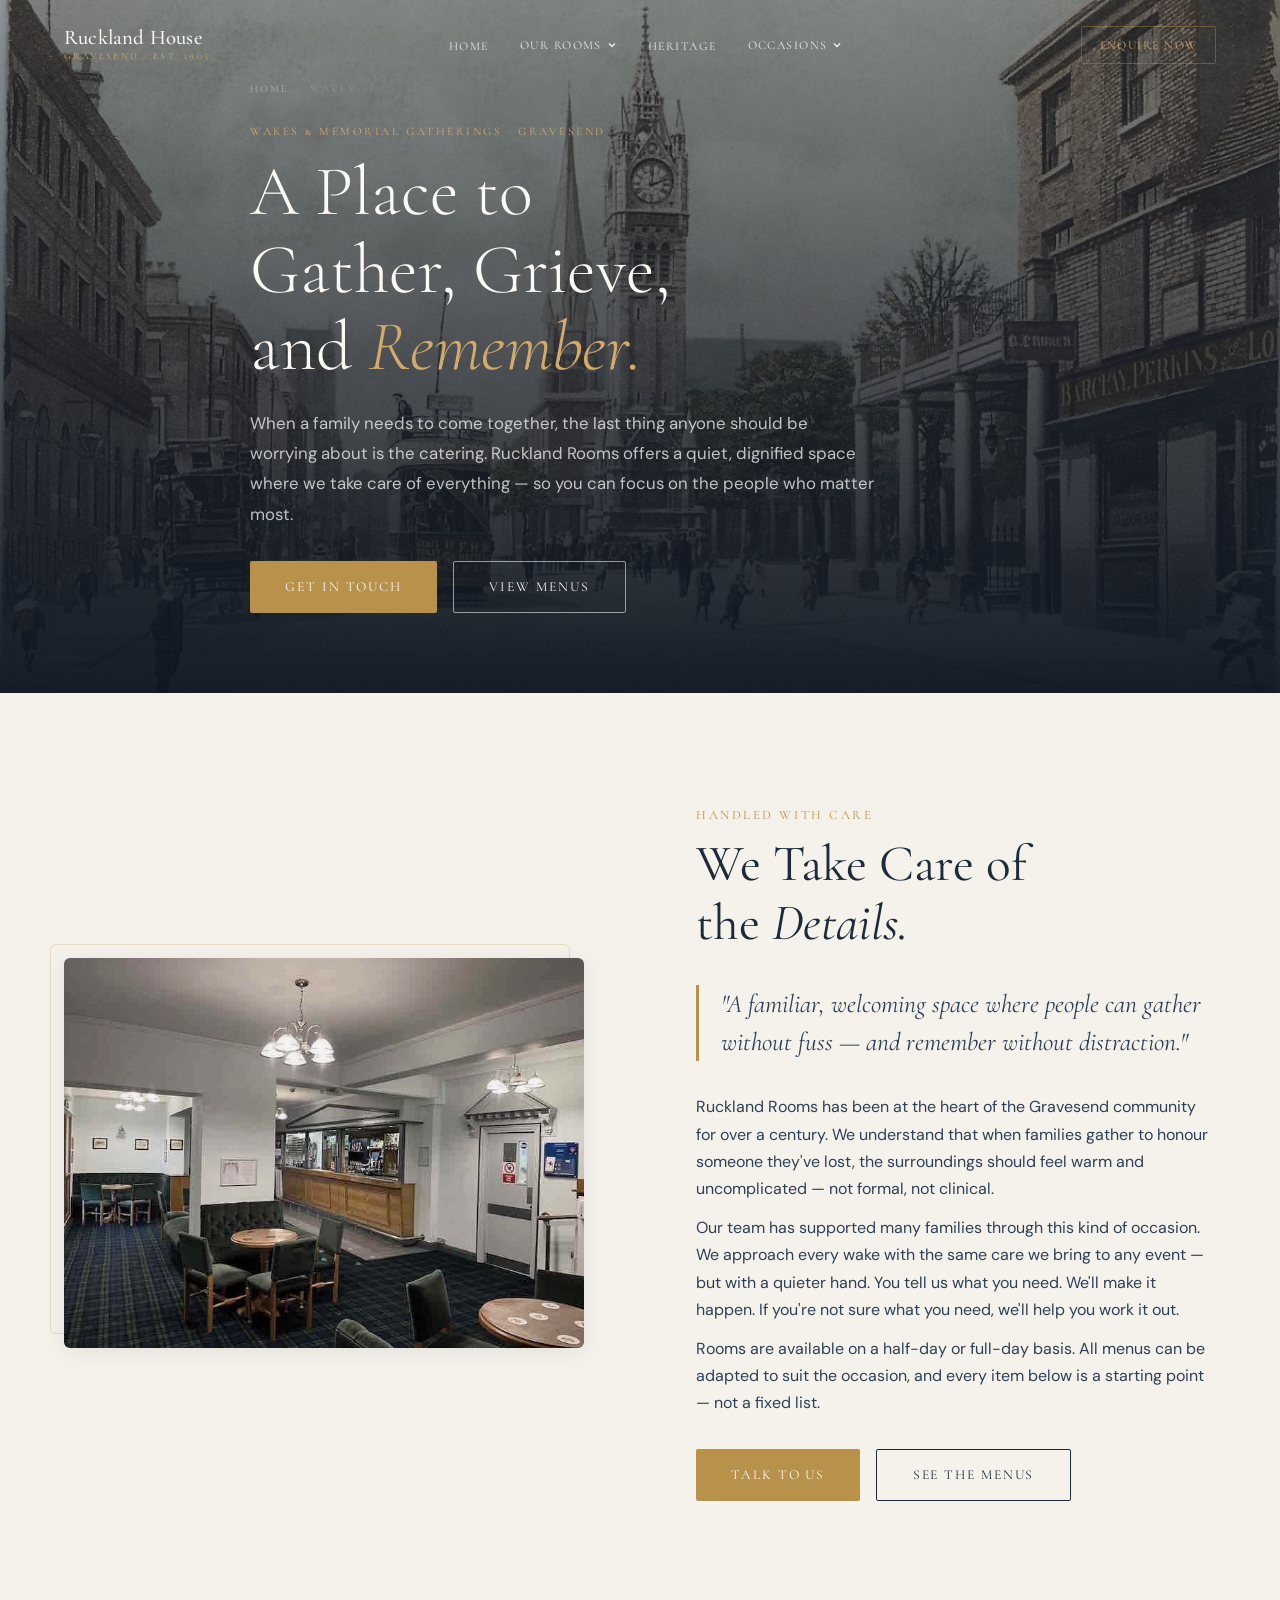
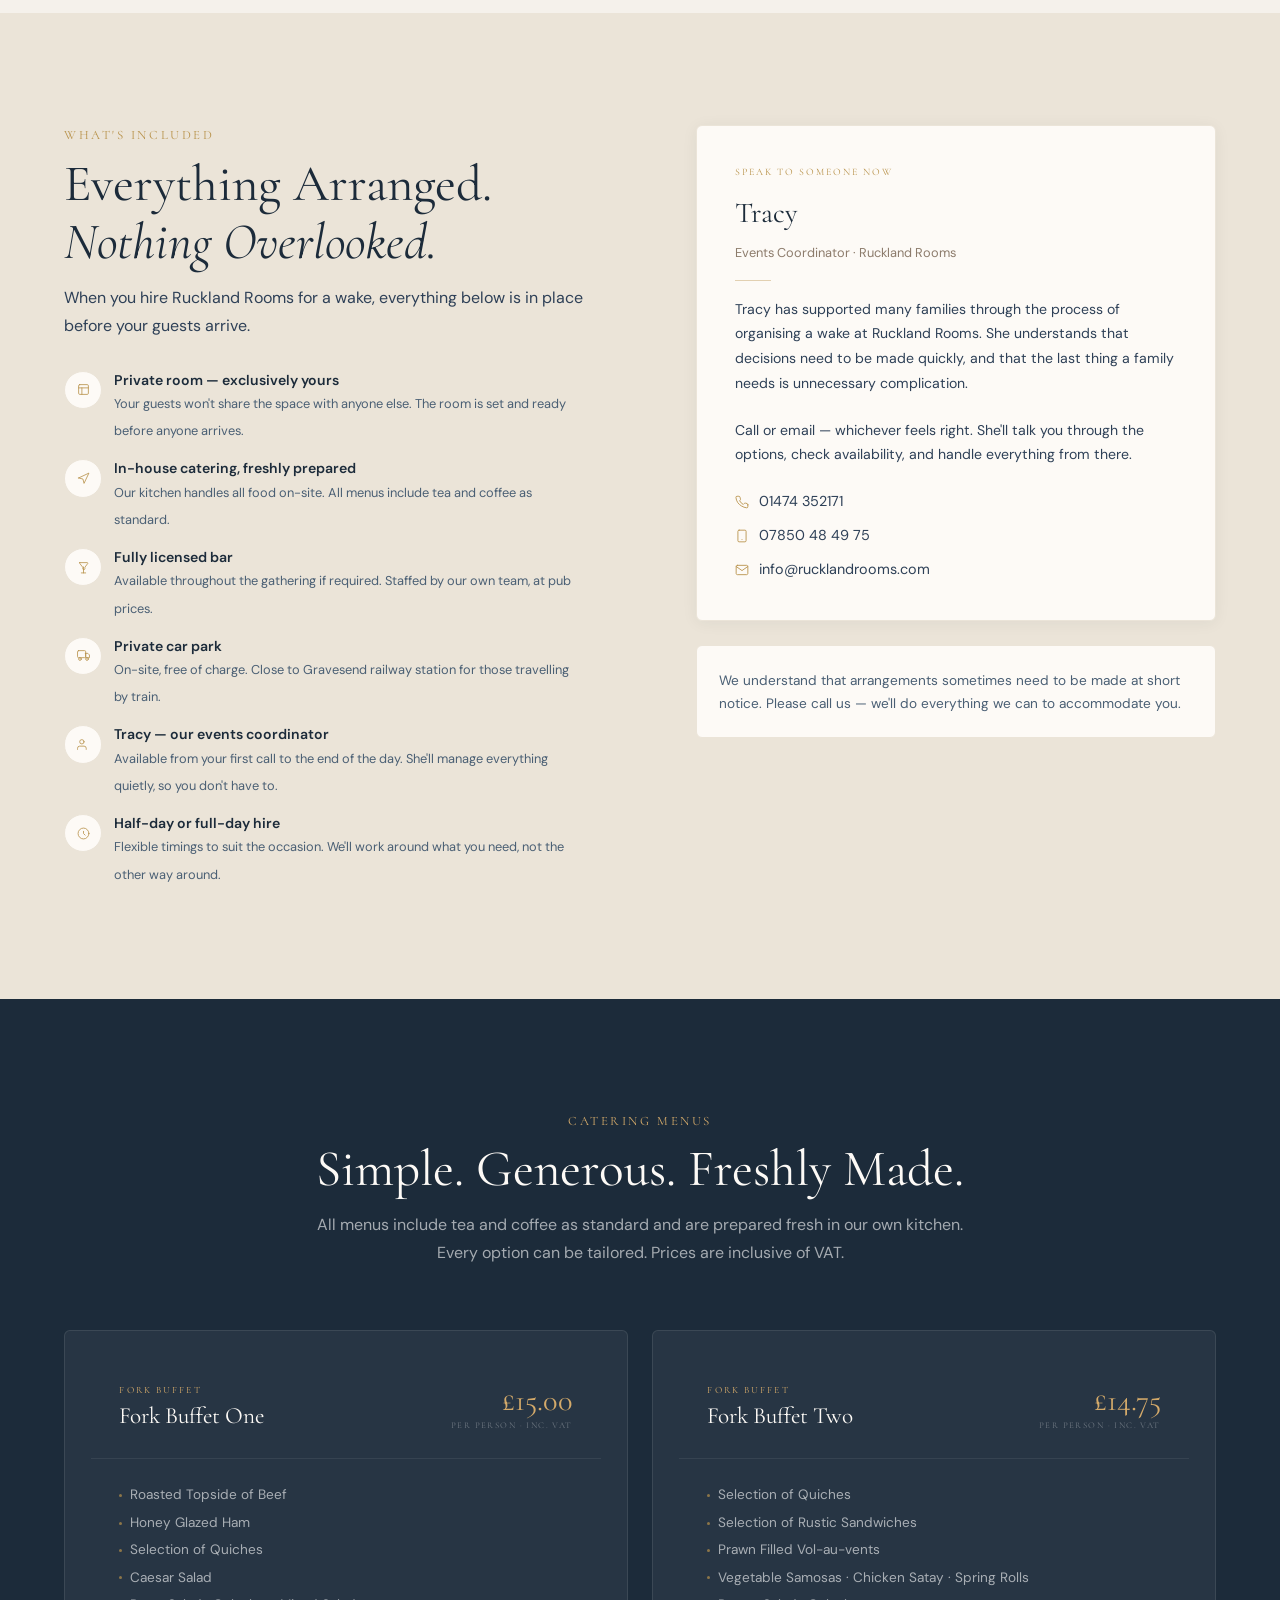
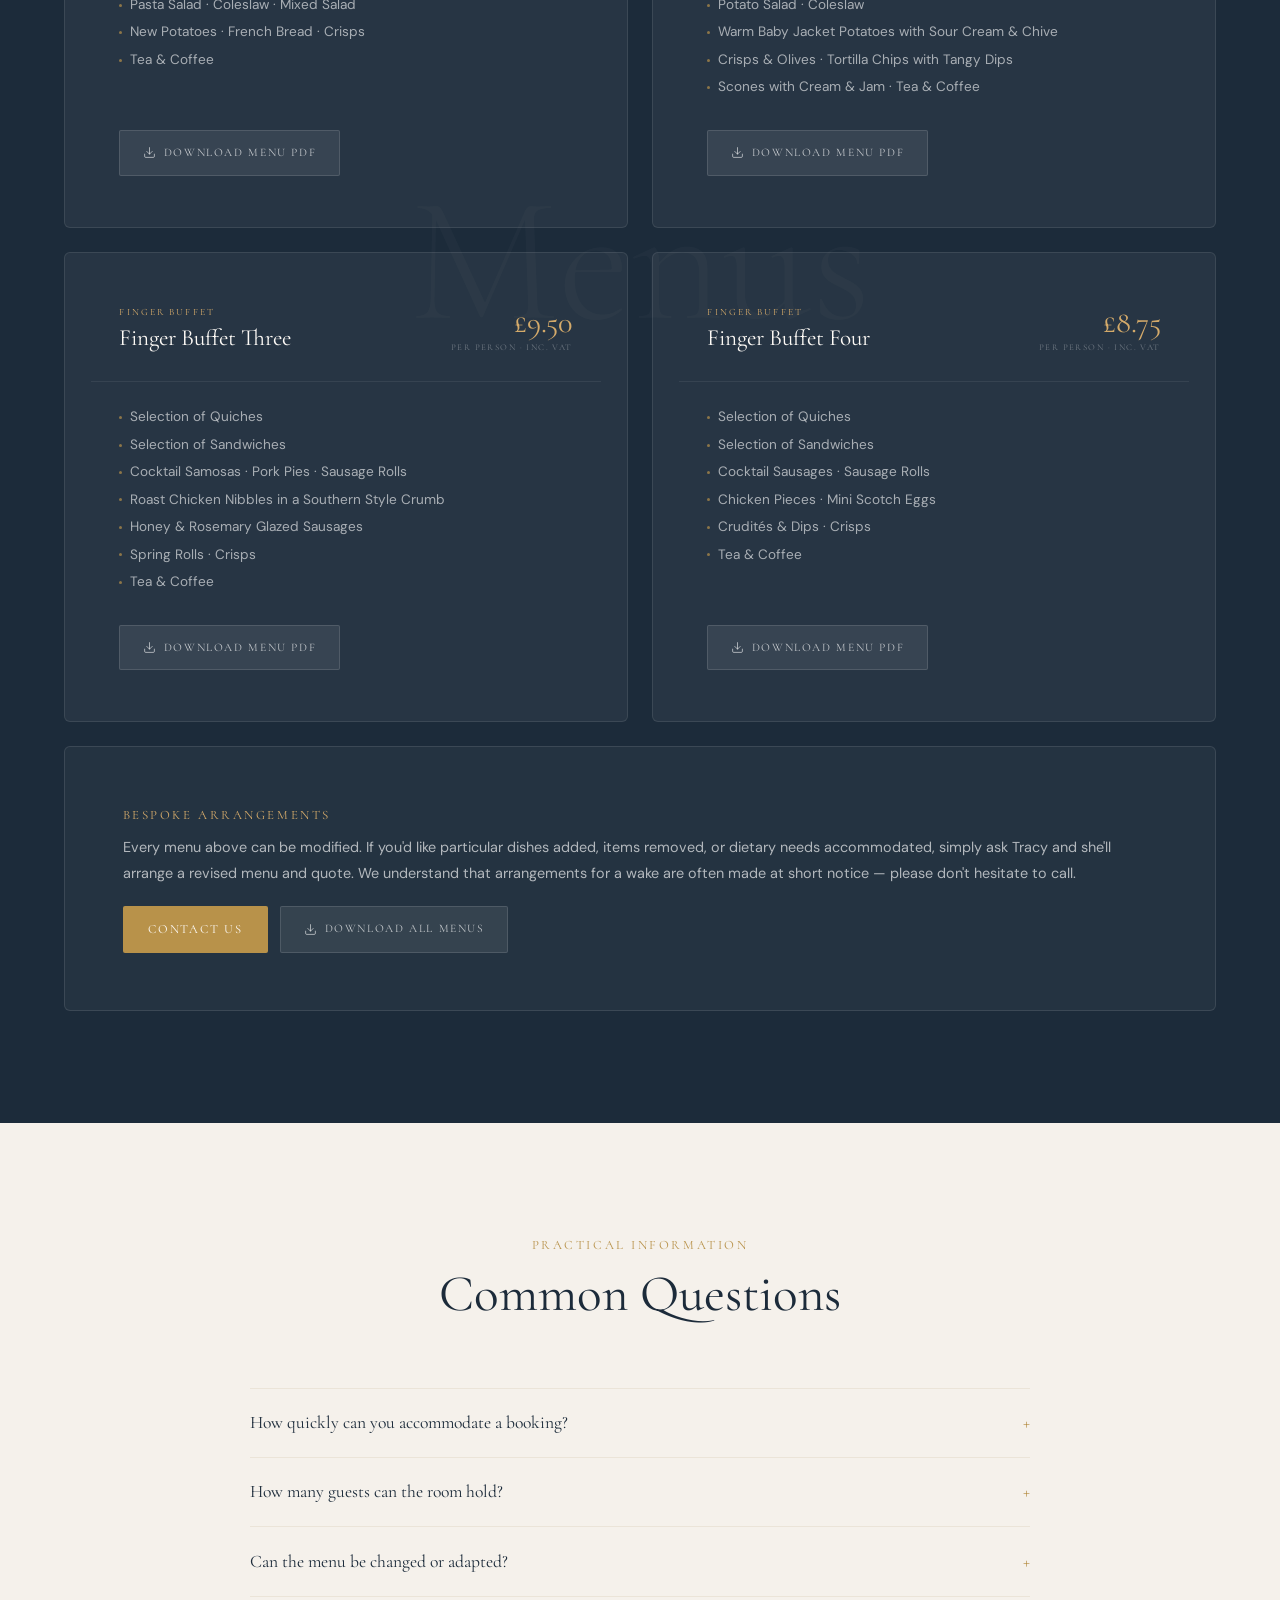
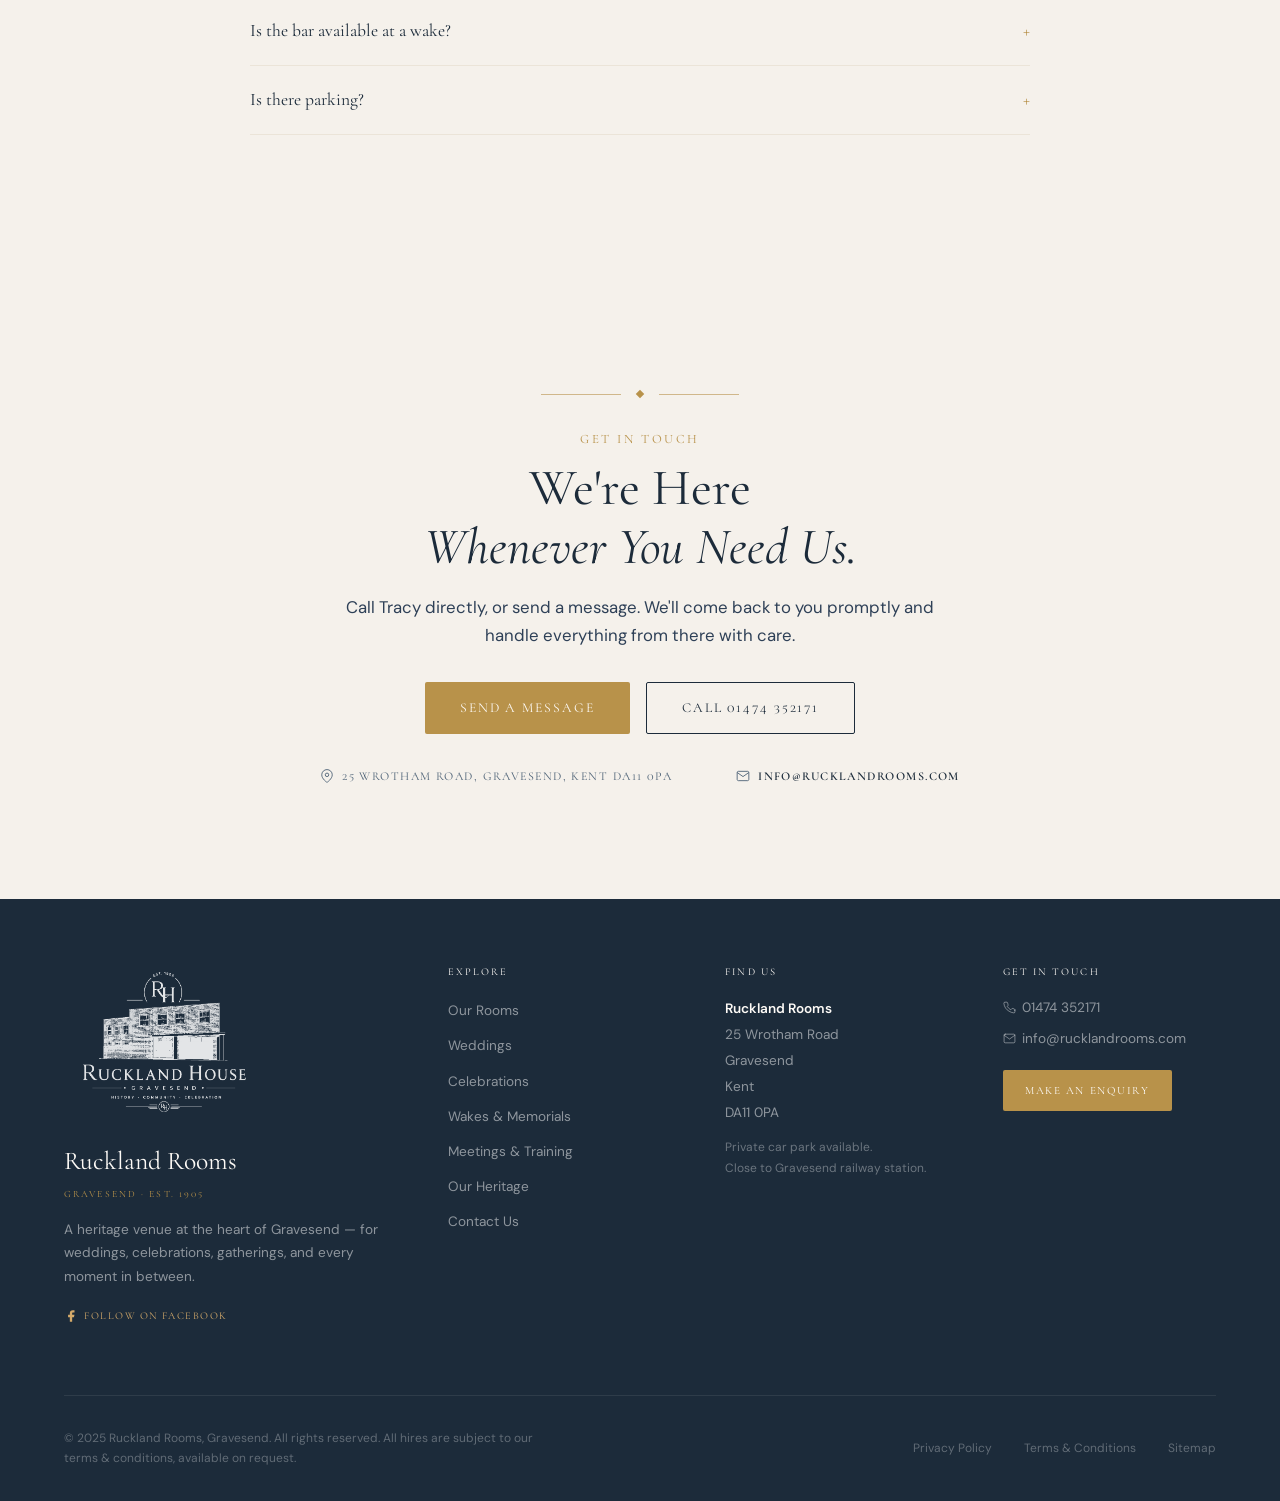
<file: wakes.html>
<!DOCTYPE html>
<html lang="en">
<head>
  <meta charset="UTF-8" />
  <meta name="viewport" content="width=device-width, initial-scale=1.0" />
  <meta name="description" content="Wakes and memorial gatherings in Gravesend, Kent. Ruckland Rooms — a quiet, dignified venue for funeral receptions with in-house catering and a fully licensed bar. We handle every detail with care." />
  <meta name="keywords" content="wake venue Gravesend, funeral reception Kent, memorial gathering venue, wake catering Gravesend" />
  <meta property="og:title" content="Wakes & Memorial Gatherings — Ruckland Rooms, Gravesend" />
  <meta property="og:description" content="A quiet, dignified space for those who need to gather, grieve and remember together. We take care of everything, so you don't have to." />
  <meta property="og:type" content="website" />
  <title>Wakes & Memorial Gatherings — Ruckland Rooms, Gravesend</title>

  <link rel="preconnect" href="https://fonts.googleapis.com" />
  <link rel="preconnect" href="https://fonts.gstatic.com" crossorigin />
  <link href="https://fonts.googleapis.com/css2?family=Cormorant+Garamond:ital,wght@0,300;0,400;0,500;0,600;1,300;1,400;1,500&family=Cormorant+SC:wght@300;400;500&family=DM+Sans:ital,opsz,wght@0,9..40,300;0,9..40,400;0,9..40,500;0,9..40,600;1,9..40,400&display=swap" rel="stylesheet" />
  <link rel="stylesheet" href="style.css" />
  <link rel="icon" href="images/favicon.ico" type="image/x-icon" />

  <style>
    /* ============================================================
       WAKES PAGE
       Tone: calm, warm, dignified. Muted palette, generous space.
    ============================================================ */

    /* Override cream to be even quieter on this page */
    :root {
      --cream:      #F5F1EB;
      --cream-dark: #EBE4D8;
    }

    /* ---- Hero ---- */
    .page-hero {
      position: relative;
      min-height: 75svh;
      display: flex;
      align-items: flex-end;
      overflow: hidden;
      padding-bottom: 5rem;
    }
    .page-hero__img {
      position: absolute; inset: 0;
      background-image: url('images/rh34.webp');
      background-size: cover;
      background-position: center 35%;
      z-index: 0;
      filter: grayscale(25%) brightness(0.85);
    }
    .page-hero__overlay {
      position: absolute; inset: 0;
      background: linear-gradient(to top, rgba(14,22,34,0.95) 0%, rgba(14,22,34,0.65) 50%, rgba(14,22,34,0.35) 100%);
      z-index: 1;
    }
    .page-hero__inner {
      position: relative; z-index: 2;
      width: 90%; max-width: 780px;
      margin-inline: auto;
    }
    .page-hero__breadcrumb {
      display: flex; align-items: center; gap: 0.5rem;
      font-family: var(--font-accent); font-size: 0.65rem;
      letter-spacing: 0.2em; text-transform: uppercase;
      color: rgba(255,255,255,0.4); margin-bottom: 1.5rem;
    }
    .page-hero__breadcrumb a { color: rgba(255,255,255,0.4); transition: color var(--duration) var(--ease); }
    .page-hero__breadcrumb a:hover { color: var(--gold-light); }
    .page-hero__breadcrumb span { color: rgba(255,255,255,0.2); }
    .page-hero__label {
      font-family: var(--font-accent); font-size: 0.72rem;
      letter-spacing: 0.22em; text-transform: uppercase;
      color: var(--gold-light); display: block; margin-bottom: 0.75rem;
    }
    .page-hero__title {
      font-family: var(--font-display);
      font-size: clamp(2.8rem, 5.5vw, 4.6rem);
      font-weight: 300; color: var(--white);
      line-height: 1.1; margin-bottom: 1.4rem;
      opacity: 0; animation: fadeUp 1s var(--ease) 0.2s forwards;
    }
    .page-hero__title em { font-style: italic; color: var(--gold-light); }
    .page-hero__sub {
      font-size: 1.05rem; color: rgba(255,255,255,0.72);
      line-height: 1.8; max-width: 52ch; margin-bottom: 2rem;
      opacity: 0; animation: fadeUp 1s var(--ease) 0.4s forwards;
    }
    .page-hero__actions {
      display: flex; gap: 1rem; flex-wrap: wrap;
      opacity: 0; animation: fadeUp 1s var(--ease) 0.6s forwards;
    }

    /* ---- Quiet intro ---- */
    .w-intro {
      padding: var(--gap-xl) 0;
      background: var(--cream);
    }
    .w-intro__inner {
      display: grid;
      grid-template-columns: 1fr 1fr;
      gap: var(--gap-xl);
      align-items: center;
    }
    .w-intro__img { position: relative; }
    .w-intro__img-main {
      width: 100%; aspect-ratio: 4/3;
      object-fit: cover; border-radius: var(--radius-md);
      box-shadow: var(--shadow-soft);
      filter: saturate(0.6) brightness(0.96);
    }
    .w-intro__img::before {
      content: '';
      position: absolute; top: -14px; left: -14px;
      right: 14px; bottom: 14px;
      border: 1px solid var(--gold); border-radius: var(--radius-md);
      opacity: 0.25; z-index: -1;
    }
    .w-intro__pull {
      font-family: var(--font-display);
      font-size: clamp(1.2rem, 2vw, 1.7rem);
      font-weight: 400; font-style: italic;
      color: var(--navy-mid); line-height: 1.5;
      border-left: 3px solid var(--gold);
      padding-left: 1.4rem; margin: var(--gap-md) 0;
    }

    /* ---- What we provide ---- */
    .w-provide {
      padding: var(--gap-xl) 0;
      background: var(--cream-dark);
    }
    .w-provide__inner {
      display: grid;
      grid-template-columns: 1fr 1fr;
      gap: var(--gap-xl);
      align-items: start;
    }
    .provide-list {
      display: flex; flex-direction: column; gap: 1rem;
      margin-top: var(--gap-md);
    }
    .provide-item {
      display: grid;
      grid-template-columns: 2.4rem 1fr;
      gap: 0.75rem; align-items: start;
    }
    .provide-item__icon {
      width: 2.4rem; height: 2.4rem;
      border-radius: 50%;
      background: var(--white);
      border: 1px solid var(--cream-dark);
      display: flex; align-items: center; justify-content: center;
      flex-shrink: 0;
    }
    .provide-item__icon svg {
      width: 13px; height: 13px;
      stroke: var(--gold); fill: none;
      stroke-width: 1.5; stroke-linecap: round; stroke-linejoin: round;
    }
    .provide-item__title {
      font-size: 0.88rem; font-weight: 600;
      color: var(--navy); display: block; line-height: 1.3;
    }
    .provide-item__desc {
      font-size: 0.8rem; color: var(--navy-soft);
      line-height: 1.55; max-width: none; margin-top: 0.1rem;
    }

    /* Soft contact card */
    .soft-contact-card {
      background: var(--white);
      border-radius: var(--radius-md);
      padding: 2.4rem;
      border: 1px solid var(--cream-dark);
      box-shadow: var(--shadow-card);
    }
    .soft-contact-card__label {
      font-family: var(--font-accent); font-size: 0.62rem;
      letter-spacing: 0.2em; text-transform: uppercase;
      color: var(--gold); display: block; margin-bottom: 0.5rem;
    }
    .soft-contact-card__name {
      font-family: var(--font-display); font-size: 1.8rem;
      font-weight: 400; color: var(--navy); margin-bottom: 0.25rem;
    }
    .soft-contact-card__title {
      font-size: 0.8rem; color: var(--stone); max-width: none; margin-bottom: 1rem;
    }
    .soft-contact-card__divider {
      width: 36px; height: 1px; background: var(--gold); opacity: 0.4; margin-bottom: 1rem;
    }
    .soft-contact-card__body {
      font-size: 0.88rem; color: var(--navy-mid);
      line-height: 1.75; max-width: none; margin-bottom: 1.4rem;
    }
    .soft-contact-card__links { display: flex; flex-direction: column; gap: 0.6rem; }
    .soft-contact-card__link {
      display: flex; align-items: center; gap: 0.6rem;
      font-size: 0.9rem; color: var(--navy-mid);
      transition: color var(--duration) var(--ease);
    }
    .soft-contact-card__link:hover { color: var(--gold); }
    .soft-contact-card__link svg {
      stroke: var(--gold); flex-shrink: 0;
    }

    /* ---- Menus ---- */
    .w-menus {
      padding: var(--gap-xl) 0;
      background: var(--navy);
      position: relative; overflow: hidden;
    }
    .w-menus::before {
      content: 'Menus';
      position: absolute; top: 50%; left: 50%;
      transform: translate(-50%, -50%);
      font-family: var(--font-display);
      font-size: clamp(6rem, 14vw, 14rem);
      font-weight: 300; color: rgba(255,255,255,0.025);
      white-space: nowrap; pointer-events: none; z-index: 0;
    }
    .w-menus__header {
      text-align: center; position: relative; z-index: 1;
      margin-bottom: var(--gap-lg);
    }
    .w-menus__header .label { color: var(--gold-light); }
    .w-menus__header h2 { color: var(--white); }
    .w-menus__header p { color: rgba(255,255,255,0.6); margin-inline: auto; margin-top: 0.75rem; }
    .w-menus__grid {
      display: grid; grid-template-columns: repeat(2, 1fr);
      gap: 1.5rem; position: relative; z-index: 1;
    }

    /* Menu card — same pattern as occasions */
    .menu-card {
      border-radius: var(--radius-md); overflow: hidden;
      display: flex; flex-direction: column;
      background: rgba(255,255,255,0.05);
      border: 1px solid rgba(255,255,255,0.09);
      transition: background var(--duration) var(--ease);
    }
    .menu-card:hover { background: rgba(255,255,255,0.08); }
    .menu-card__header {
      padding: 1.6rem 1.8rem 1.2rem;
      border-bottom: 1px solid rgba(255,255,255,0.07);
      display: flex; align-items: flex-start;
      justify-content: space-between; gap: 1rem;
    }
    .menu-card__badge {
      font-family: var(--font-accent); font-size: 0.6rem;
      letter-spacing: 0.22em; text-transform: uppercase;
      color: var(--gold-light); display: block; margin-bottom: 0.3rem;
    }
    .menu-card__name {
      font-family: var(--font-display); font-size: 1.45rem;
      font-weight: 400; color: var(--white); line-height: 1.15;
    }
    .menu-card__price {
      font-family: var(--font-display); font-size: 1.9rem;
      color: var(--gold-light); white-space: nowrap;
      line-height: 1; padding-top: 0.25rem;
    }
    .menu-card__price-label {
      font-family: var(--font-accent); font-size: 0.55rem;
      letter-spacing: 0.16em; text-transform: uppercase;
      color: rgba(255,255,255,0.35); display: block;
      text-align: right; margin-top: 0.15rem;
    }
    .menu-card__body { padding: 1.4rem 1.8rem 1.8rem; flex: 1; }
    .menu-card__items { display: flex; flex-direction: column; }
    .menu-card__item {
      display: flex; align-items: flex-start; gap: 0.5rem;
      font-size: 0.85rem; color: rgba(255,255,255,0.6);
      line-height: 1.5; padding: 0.22rem 0;
    }
    .menu-card__item::before {
      content: ''; display: block;
      width: 3px; height: 3px; border-radius: 50%;
      background: var(--gold); flex-shrink: 0;
      margin-top: 0.55rem; opacity: 0.7;
    }
    .menu-card__actions { padding: 0 1.8rem 1.6rem; display: flex; gap: 0.75rem; flex-wrap: wrap; }

    .btn--download {
      display: inline-flex; align-items: center; gap: 0.5rem;
      font-family: var(--font-accent); font-size: 0.72rem;
      letter-spacing: 0.14em; text-transform: uppercase;
      padding: 0.75rem 1.4rem; border-radius: var(--radius-sm);
      background: rgba(255,255,255,0.08); color: rgba(255,255,255,0.7);
      border: 1px solid rgba(255,255,255,0.12);
      transition: all var(--duration) var(--ease); cursor: pointer;
    }
    .btn--download:hover {
      background: rgba(255,255,255,0.13); color: var(--white);
      border-color: rgba(255,255,255,0.25);
    }

    /* ---- FAQ ---- */
    .w-faq { padding: var(--gap-xl) 0; background: var(--cream); }
    .w-faq__header { text-align: center; margin-bottom: var(--gap-lg); }
    .faq-list--light { border-top: 1px solid var(--cream-dark); }
    .faq-list--light .faq-item { border-bottom: 1px solid var(--cream-dark); }
    .faq-list--light .faq-item summary {
      font-family: var(--font-display); font-size: 1.1rem;
      color: var(--navy); list-style: none; display: flex;
      justify-content: space-between; align-items: center;
      padding: 1.2rem 0; cursor: pointer; user-select: none; gap: 1rem;
    }
    .faq-list--light .faq-item summary::-webkit-details-marker { display: none; }
    .faq-list--light .faq-item__icon { color: var(--gold); font-size: 1.1rem; flex-shrink: 0; transition: transform var(--duration) var(--ease); }
    .faq-list--light details[open] .faq-item__icon { transform: rotate(45deg); }
    .faq-list--light .faq-item__answer {
      font-size: 0.9rem; color: var(--navy-soft); line-height: 1.75;
      max-width: 68ch; padding-bottom: 1.2rem;
    }

    /* Animations */

    /* Push hero content below fixed header */
    .page-hero__inner { padding-top: 5rem; }

    @keyframes fadeUp {
      from { opacity: 0; transform: translateY(20px); }
      to   { opacity: 1; transform: translateY(0); }
    }
    .reveal { opacity: 0; transform: translateY(28px); transition: opacity 0.7s var(--ease), transform 0.7s var(--ease); }
    .reveal.visible { opacity: 1; transform: translateY(0); }
    .reveal--delay-1 { transition-delay: 0.1s; }
    .reveal--delay-2 { transition-delay: 0.2s; }
    .reveal--delay-3 { transition-delay: 0.3s; }

    /* Responsive */
    @media (max-width: 1024px) {
      .page-hero { min-height: 65svh; }
      .w-intro__inner { grid-template-columns: 1fr; }
      .w-provide__inner { grid-template-columns: 1fr; }
      .w-menus__grid { grid-template-columns: 1fr; }
    }
    @media (max-width: 768px) {
      /* Hero */
      .page-hero { min-height: 70svh; }
      .page-hero__inner { grid-template-columns: 1fr !important; max-width: none; padding-top: 3rem; }
      .page-hero__facts { display: none; }
      .page-hero__title { font-size: clamp(2rem, 8vw, 3rem); }
      .page-hero__actions { flex-direction: column; }
      .page-hero__actions .btn { width: 100%; text-align: center; }
      /* Intro */
      .w-intro__inner { grid-template-columns: 1fr; }
      /* Menus */
      .wake-menus__grid { grid-template-columns: 1fr; }
      .menu-card { padding: 1.5rem; }
      /* CTA */
      .cta-band__actions { flex-direction: column; align-items: center; }
      .cta-band__actions .btn { width: 100%; max-width: 320px; }
      .page-hero__title { font-size: clamp(2.4rem, 9vw, 3.2rem); }
      .page-hero__actions { flex-direction: column; }
    }
  </style>
</head>

<body>

<!-- HEADER -->
  <header class="site-header" id="site-header">
    <div class="container">
      <nav class="nav" aria-label="Main navigation">
        <a href="index.html" class="nav__brand" aria-label="Ruckland House home">
          <span class="nav__brand-name">Ruckland House</span>
          <span class="nav__brand-sub">Gravesend · Est. 1905</span>
        </a>
        <ul class="nav__links" role="list">
          <li><a href="index.html" class="nav__link">Home</a></li>
          <li class="nav__dropdown">
            <button class="nav__link nav__dropdown-toggle" aria-expanded="false" aria-haspopup="true">
              Our Rooms
              <svg class="nav__dropdown-caret" width="10" height="10" viewBox="0 0 10 10" fill="none" stroke="currentColor" stroke-width="1.5" aria-hidden="true"><path d="M2 3.5l3 3 3-3"/></svg>
            </button>
            <ul class="nav__dropdown-menu" role="menu">
              <li role="none"><a href="ruckland-room.html" class="nav__dropdown-item" role="menuitem">The Ruckland Room</a></li>
              <li role="none"><a href="pocahontas-room.html" class="nav__dropdown-item" role="menuitem">The Pocahontas Room</a></li>
            </ul>
          </li>
          <li><a href="heritage.html" class="nav__link">Heritage</a></li>
          <li class="nav__dropdown">
            <button class="nav__link nav__dropdown-toggle" aria-expanded="false" aria-haspopup="true">
              Occasions
              <svg class="nav__dropdown-caret" width="10" height="10" viewBox="0 0 10 10" fill="none" stroke="currentColor" stroke-width="1.5" aria-hidden="true"><path d="M2 3.5l3 3 3-3"/></svg>
            </button>
            <ul class="nav__dropdown-menu" role="menu">
              <li role="none"><a href="weddings.html" class="nav__dropdown-item" role="menuitem">Weddings</a></li>
              <li role="none"><a href="occasions.html" class="nav__dropdown-item" role="menuitem">Celebrations</a></li>
              <li role="none"><a href="wakes.html" class="nav__dropdown-item" role="menuitem" aria-current="page">Wakes</a></li>
              <li role="none"><a href="meetings.html" class="nav__dropdown-item" role="menuitem">Meetings</a></li>
            </ul>
          </li>
        </ul>
        <a href="#begin-planning" class="nav__cta">Enquire Now</a>
        <button class="nav__toggle" id="nav-toggle" aria-label="Open menu" aria-expanded="false" aria-controls="nav-mobile">
          <span></span><span></span><span></span>
        </button>
      </nav>
    </div>
  </header>

  <nav class="nav__mobile" id="nav-mobile" aria-label="Mobile navigation" aria-hidden="true">
    <button class="nav__mobile-close" id="nav-close" aria-label="Close menu">&times;</button>
    <a href="index.html" class="nav__mobile-link">Home</a>
    <span class="nav__mobile-label">Our Rooms</span>
    <a href="ruckland-room.html" class="nav__mobile-sub-link">The Ruckland Room</a>
    <a href="pocahontas-room.html" class="nav__mobile-sub-link">The Pocahontas Room</a>
    <a href="heritage.html" class="nav__mobile-link">Heritage</a>
    <span class="nav__mobile-label">Occasions</span>
    <a href="weddings.html" class="nav__mobile-sub-link">Weddings</a>
    <a href="occasions.html" class="nav__mobile-sub-link">Celebrations</a>
    <a href="wakes.html" class="nav__mobile-sub-link">Wakes</a>
    <a href="meetings.html" class="nav__mobile-sub-link">Meetings</a>
    <a href="#begin-planning" class="nav__mobile-link text-gold">Enquire Now</a>
  </nav>

<main>

<!-- HERO -->
<section class="page-hero" aria-label="Wakes and memorial gatherings">
  <div class="page-hero__img" id="hero-img" aria-hidden="true"></div>
  <div class="page-hero__overlay" aria-hidden="true"></div>
  <div class="page-hero__inner">
    <nav class="page-hero__breadcrumb" aria-label="Breadcrumb">
      <a href="index.html">Home</a><span aria-hidden="true">›</span>
      <span aria-current="page">Wakes</span>
    </nav>
    <span class="page-hero__label">Wakes &amp; Memorial Gatherings · Gravesend</span>
    <h1 class="page-hero__title">
      A Place to<br />
      Gather, Grieve,<br />
      and <em>Remember.</em>
    </h1>
    <p class="page-hero__sub">
      When a family needs to come together, the last thing anyone should be
      worrying about is the catering. Ruckland Rooms offers a quiet, dignified
      space where we take care of everything — so you can focus on the people
      who matter most.
    </p>
    <div class="page-hero__actions">
      <a href="contact.html" class="btn btn--primary">Get in Touch</a>
      <a href="#menus" class="btn btn--ghost">View Menus</a>
    </div>
  </div>
</section>

<!-- INTRO -->
<section class="w-intro" aria-labelledby="intro-title">
  <div class="container">
    <div class="w-intro__inner">
      <div class="w-intro__img reveal">
        <img class="w-intro__img-main"
          src="images/rh33.webp"
          alt="A quiet, warm room prepared for a gathering"
          width="900" height="675" loading="lazy" />
      </div>
      <div class="reveal reveal--delay-2">
        <span class="label">Handled With Care</span>
        <h2 id="intro-title">We Take Care of<br />the <em>Details.</em></h2>
        <blockquote class="w-intro__pull">
          "A familiar, welcoming space where people can gather without fuss — and remember without distraction."
        </blockquote>
        <p style="max-width:none;">
          Ruckland Rooms has been at the heart of the Gravesend community for over a century.
          We understand that when families gather to honour someone they've lost, the
          surroundings should feel warm and uncomplicated — not formal, not clinical.
        </p>
        <p style="margin-top:0.75rem; max-width:none;">
          Our team has supported many families through this kind of occasion. We approach
          every wake with the same care we bring to any event — but with a quieter hand.
          You tell us what you need. We'll make it happen. If you're not sure what you
          need, we'll help you work it out.
        </p>
        <p style="margin-top:0.75rem; max-width:none;">
          Rooms are available on a half-day or full-day basis. All menus can be adapted
          to suit the occasion, and every item below is a starting point — not a fixed list.
        </p>
        <div style="display:flex; gap:1rem; flex-wrap:wrap; margin-top:2rem;">
          <a href="contact.html" class="btn btn--primary">Talk to Us</a>
          <a href="#menus" class="btn btn--outline">See the Menus</a>
        </div>
      </div>
    </div>
  </div>
</section>

<!-- WHAT WE PROVIDE -->
<section class="w-provide" aria-labelledby="provide-title">
  <div class="container">
    <div class="w-provide__inner">
      <div class="reveal">
        <span class="label">What's Included</span>
        <h2 id="provide-title">Everything Arranged.<br /><em>Nothing Overlooked.</em></h2>
        <p style="margin-top:0.75rem; max-width:none;">
          When you hire Ruckland Rooms for a wake, everything below is in place
          before your guests arrive.
        </p>
        <div class="provide-list">
          <div class="provide-item">
            <div class="provide-item__icon" aria-hidden="true">
              <svg viewBox="0 0 24 24"><rect x="3" y="3" width="18" height="18" rx="2"/><path d="M3 9h18M9 21V9"/></svg>
            </div>
            <div>
              <span class="provide-item__title">Private room — exclusively yours</span>
              <span class="provide-item__desc">Your guests won't share the space with anyone else. The room is set and ready before anyone arrives.</span>
            </div>
          </div>
          <div class="provide-item">
            <div class="provide-item__icon" aria-hidden="true">
              <svg viewBox="0 0 24 24"><path d="M3 11l19-9-9 19-2-8-8-2z"/></svg>
            </div>
            <div>
              <span class="provide-item__title">In-house catering, freshly prepared</span>
              <span class="provide-item__desc">Our kitchen handles all food on-site. All menus include tea and coffee as standard.</span>
            </div>
          </div>
          <div class="provide-item">
            <div class="provide-item__icon" aria-hidden="true">
              <svg viewBox="0 0 24 24"><path d="M8 22h8"/><path d="M12 11v11"/><path d="M5 3h14a1 1 0 0 1 .8 1.6l-4.8 6.4a2 2 0 0 0-.4 1.2V14a2 2 0 0 1-2 2 2 2 0 0 1-2-2v-1.8a2 2 0 0 0-.4-1.2L5.2 4.6A1 1 0 0 1 5 3z"/></svg>
            </div>
            <div>
              <span class="provide-item__title">Fully licensed bar</span>
              <span class="provide-item__desc">Available throughout the gathering if required. Staffed by our own team, at pub prices.</span>
            </div>
          </div>
          <div class="provide-item">
            <div class="provide-item__icon" aria-hidden="true">
              <svg viewBox="0 0 24 24"><rect x="1" y="3" width="15" height="13" rx="2"/><path d="M16 8h4l3 3v5h-7V8z"/><circle cx="5.5" cy="18.5" r="2.5"/><circle cx="18.5" cy="18.5" r="2.5"/></svg>
            </div>
            <div>
              <span class="provide-item__title">Private car park</span>
              <span class="provide-item__desc">On-site, free of charge. Close to Gravesend railway station for those travelling by train.</span>
            </div>
          </div>
          <div class="provide-item">
            <div class="provide-item__icon" aria-hidden="true">
              <svg viewBox="0 0 24 24"><path d="M17 21v-2a4 4 0 0 0-4-4H5a4 4 0 0 0-4 4v2"/><circle cx="9" cy="7" r="4"/></svg>
            </div>
            <div>
              <span class="provide-item__title">Tracy — our events coordinator</span>
              <span class="provide-item__desc">Available from your first call to the end of the day. She'll manage everything quietly, so you don't have to.</span>
            </div>
          </div>
          <div class="provide-item">
            <div class="provide-item__icon" aria-hidden="true">
              <svg viewBox="0 0 24 24"><circle cx="12" cy="12" r="10"/><path d="M12 8v4l3 3"/></svg>
            </div>
            <div>
              <span class="provide-item__title">Half-day or full-day hire</span>
              <span class="provide-item__desc">Flexible timings to suit the occasion. We'll work around what you need, not the other way around.</span>
            </div>
          </div>
        </div>
      </div>

      <!-- Soft contact card -->
      <div class="reveal reveal--delay-2">
        <div class="soft-contact-card">
          <span class="soft-contact-card__label">Speak to Someone Now</span>
          <div class="soft-contact-card__name">Tracy</div>
          <p class="soft-contact-card__title">Events Coordinator · Ruckland Rooms</p>
          <div class="soft-contact-card__divider"></div>
          <p class="soft-contact-card__body">
            Tracy has supported many families through the process of organising a wake
            at Ruckland Rooms. She understands that decisions need to be made quickly,
            and that the last thing a family needs is unnecessary complication.
          </p>
          <p class="soft-contact-card__body" style="margin-top:0;">
            Call or email — whichever feels right. She'll talk you through the options,
            check availability, and handle everything from there.
          </p>
          <div class="soft-contact-card__links">
            <a href="tel:01474352171" class="soft-contact-card__link">
              <svg width="14" height="14" viewBox="0 0 24 24" fill="none" stroke="currentColor" stroke-width="1.5" stroke-linecap="round" stroke-linejoin="round" aria-hidden="true"><path d="M22 16.92v3a2 2 0 0 1-2.18 2 19.79 19.79 0 0 1-8.63-3.07A19.5 19.5 0 0 1 4.69 13a19.79 19.79 0 0 1-3.07-8.67A2 2 0 0 1 3.6 2.18h3a2 2 0 0 1 2 1.72c.127.96.361 1.903.7 2.81a2 2 0 0 1-.45 2.11L7.91 9.91a16 16 0 0 0 6.29 6.29l1.79-1.79a2 2 0 0 1 2.11-.45c.907.339 1.85.573 2.81.7A2 2 0 0 1 22 16.92z"/></svg>
              01474 352171
            </a>
            <a href="tel:07850484975" class="soft-contact-card__link">
              <svg width="14" height="14" viewBox="0 0 24 24" fill="none" stroke="currentColor" stroke-width="1.5" stroke-linecap="round" stroke-linejoin="round" aria-hidden="true"><rect x="5" y="2" width="14" height="20" rx="2" ry="2"/><line x1="12" y1="18" x2="12.01" y2="18"/></svg>
              07850 48 49 75
            </a>
            <a href="mailto:info@rucklandrooms.com" class="soft-contact-card__link">
              <svg width="14" height="14" viewBox="0 0 24 24" fill="none" stroke="currentColor" stroke-width="1.5" stroke-linecap="round" stroke-linejoin="round" aria-hidden="true"><path d="M4 4h16c1.1 0 2 .9 2 2v12c0 1.1-.9 2-2 2H4c-1.1 0-2-.9-2-2V6c0-1.1.9-2 2-2z"/><polyline points="22,6 12,13 2,6"/></svg>
              info@rucklandrooms.com
            </a>
          </div>
        </div>
        <div style="margin-top:1.5rem; padding:1.4rem; background:var(--white); border:1px solid var(--cream-dark); border-radius:var(--radius-md);">
          <p style="font-size:0.85rem; color:var(--navy-soft); max-width:none; line-height:1.7;">
            We understand that arrangements sometimes need to be made at short notice.
            Please call us — we'll do everything we can to accommodate you.
          </p>
        </div>
      </div>

    </div>
  </div>
</section>

<!-- MENUS -->
<section class="w-menus" id="menus" aria-labelledby="menus-title">
  <div class="container">
    <header class="w-menus__header reveal">
      <span class="label">Catering Menus</span>
      <h2 id="menus-title">Simple. Generous. Freshly Made.</h2>
      <p>
        All menus include tea and coffee as standard and are prepared fresh
        in our own kitchen. Every option can be tailored. Prices are inclusive of VAT.
      </p>
    </header>

    <div class="w-menus__grid">

      <!-- Fork Buffet 1 -->
      <div class="menu-card reveal reveal--delay-1">
        <div class="menu-card__header">
          <div>
            <span class="menu-card__badge">Fork Buffet</span>
            <div class="menu-card__name">Fork Buffet One</div>
          </div>
          <div style="text-align:right; flex-shrink:0;">
            <div class="menu-card__price">£15.00</div>
            <span class="menu-card__price-label">per person · inc. VAT</span>
          </div>
        </div>
        <div class="menu-card__body">
          <div class="menu-card__items">
            <div class="menu-card__item">Roasted Topside of Beef</div>
            <div class="menu-card__item">Honey Glazed Ham</div>
            <div class="menu-card__item">Selection of Quiches</div>
            <div class="menu-card__item">Caesar Salad</div>
            <div class="menu-card__item">Pasta Salad · Coleslaw · Mixed Salad</div>
            <div class="menu-card__item">New Potatoes · French Bread · Crisps</div>
            <div class="menu-card__item">Tea &amp; Coffee</div>
          </div>
        </div>
        <div class="menu-card__actions">
          <a href="pdfs/ruckland-rooms-wake-menus.pdf" class="btn--download" download>
            <svg width="13" height="13" viewBox="0 0 24 24" fill="none" stroke="currentColor" stroke-width="1.5" stroke-linecap="round" stroke-linejoin="round" aria-hidden="true"><path d="M21 15v4a2 2 0 0 1-2 2H5a2 2 0 0 1-2-2v-4"/><polyline points="7 10 12 15 17 10"/><line x1="12" y1="15" x2="12" y2="3"/></svg>
            Download Menu PDF
          </a>
        </div>
      </div>

      <!-- Fork Buffet 2 -->
      <div class="menu-card reveal reveal--delay-2">
        <div class="menu-card__header">
          <div>
            <span class="menu-card__badge">Fork Buffet</span>
            <div class="menu-card__name">Fork Buffet Two</div>
          </div>
          <div style="text-align:right; flex-shrink:0;">
            <div class="menu-card__price">£14.75</div>
            <span class="menu-card__price-label">per person · inc. VAT</span>
          </div>
        </div>
        <div class="menu-card__body">
          <div class="menu-card__items">
            <div class="menu-card__item">Selection of Quiches</div>
            <div class="menu-card__item">Selection of Rustic Sandwiches</div>
            <div class="menu-card__item">Prawn Filled Vol-au-vents</div>
            <div class="menu-card__item">Vegetable Samosas · Chicken Satay · Spring Rolls</div>
            <div class="menu-card__item">Potato Salad · Coleslaw</div>
            <div class="menu-card__item">Warm Baby Jacket Potatoes with Sour Cream &amp; Chive</div>
            <div class="menu-card__item">Crisps &amp; Olives · Tortilla Chips with Tangy Dips</div>
            <div class="menu-card__item">Scones with Cream &amp; Jam · Tea &amp; Coffee</div>
          </div>
        </div>
        <div class="menu-card__actions">
          <a href="pdfs/ruckland-rooms-wake-menus.pdf" class="btn--download" download>
            <svg width="13" height="13" viewBox="0 0 24 24" fill="none" stroke="currentColor" stroke-width="1.5" stroke-linecap="round" stroke-linejoin="round" aria-hidden="true"><path d="M21 15v4a2 2 0 0 1-2 2H5a2 2 0 0 1-2-2v-4"/><polyline points="7 10 12 15 17 10"/><line x1="12" y1="15" x2="12" y2="3"/></svg>
            Download Menu PDF
          </a>
        </div>
      </div>

      <!-- Finger Buffet 3 -->
      <div class="menu-card reveal reveal--delay-1">
        <div class="menu-card__header">
          <div>
            <span class="menu-card__badge">Finger Buffet</span>
            <div class="menu-card__name">Finger Buffet Three</div>
          </div>
          <div style="text-align:right; flex-shrink:0;">
            <div class="menu-card__price">£9.50</div>
            <span class="menu-card__price-label">per person · inc. VAT</span>
          </div>
        </div>
        <div class="menu-card__body">
          <div class="menu-card__items">
            <div class="menu-card__item">Selection of Quiches</div>
            <div class="menu-card__item">Selection of Sandwiches</div>
            <div class="menu-card__item">Cocktail Samosas · Pork Pies · Sausage Rolls</div>
            <div class="menu-card__item">Roast Chicken Nibbles in a Southern Style Crumb</div>
            <div class="menu-card__item">Honey &amp; Rosemary Glazed Sausages</div>
            <div class="menu-card__item">Spring Rolls · Crisps</div>
            <div class="menu-card__item">Tea &amp; Coffee</div>
          </div>
        </div>
        <div class="menu-card__actions">
          <a href="pdfs/ruckland-rooms-wake-menus.pdf" class="btn--download" download>
            <svg width="13" height="13" viewBox="0 0 24 24" fill="none" stroke="currentColor" stroke-width="1.5" stroke-linecap="round" stroke-linejoin="round" aria-hidden="true"><path d="M21 15v4a2 2 0 0 1-2 2H5a2 2 0 0 1-2-2v-4"/><polyline points="7 10 12 15 17 10"/><line x1="12" y1="15" x2="12" y2="3"/></svg>
            Download Menu PDF
          </a>
        </div>
      </div>

      <!-- Finger Buffet 4 -->
      <div class="menu-card reveal reveal--delay-2">
        <div class="menu-card__header">
          <div>
            <span class="menu-card__badge">Finger Buffet</span>
            <div class="menu-card__name">Finger Buffet Four</div>
          </div>
          <div style="text-align:right; flex-shrink:0;">
            <div class="menu-card__price">£8.75</div>
            <span class="menu-card__price-label">per person · inc. VAT</span>
          </div>
        </div>
        <div class="menu-card__body">
          <div class="menu-card__items">
            <div class="menu-card__item">Selection of Quiches</div>
            <div class="menu-card__item">Selection of Sandwiches</div>
            <div class="menu-card__item">Cocktail Sausages · Sausage Rolls</div>
            <div class="menu-card__item">Chicken Pieces · Mini Scotch Eggs</div>
            <div class="menu-card__item">Crudités &amp; Dips · Crisps</div>
            <div class="menu-card__item">Tea &amp; Coffee</div>
          </div>
        </div>
        <div class="menu-card__actions">
          <a href="pdfs/ruckland-rooms-wake-menus.pdf" class="btn--download" download>
            <svg width="13" height="13" viewBox="0 0 24 24" fill="none" stroke="currentColor" stroke-width="1.5" stroke-linecap="round" stroke-linejoin="round" aria-hidden="true"><path d="M21 15v4a2 2 0 0 1-2 2H5a2 2 0 0 1-2-2v-4"/><polyline points="7 10 12 15 17 10"/><line x1="12" y1="15" x2="12" y2="3"/></svg>
            Download Menu PDF
          </a>
        </div>
      </div>

      <!-- Bespoke note -->
      <div class="menu-card reveal" style="grid-column:span 2; background:rgba(255,255,255,0.04); border-color:rgba(255,255,255,0.1);">
        <div class="menu-card__body" style="padding:2rem;">
          <span class="label" style="color:var(--gold-light);">Bespoke Arrangements</span>
          <p style="font-size:0.9rem; color:rgba(255,255,255,0.65); line-height:1.8; max-width:none; margin-top:0.5rem;">
            Every menu above can be modified. If you'd like particular dishes added, items removed,
            or dietary needs accommodated, simply ask Tracy and she'll arrange a revised menu
            and quote. We understand that arrangements for a wake are often made at short notice —
            please don't hesitate to call.
          </p>
          <div style="margin-top:1.2rem; display:flex; gap:0.75rem; flex-wrap:wrap;">
            <a href="contact.html" class="btn btn--primary" style="font-size:0.78rem; padding:0.8rem 1.6rem;">Contact Us</a>
            <a href="pdfs/ruckland-rooms-wake-menus.pdf" class="btn--download" download>
              <svg width="13" height="13" viewBox="0 0 24 24" fill="none" stroke="currentColor" stroke-width="1.5" stroke-linecap="round" stroke-linejoin="round" aria-hidden="true"><path d="M21 15v4a2 2 0 0 1-2 2H5a2 2 0 0 1-2-2v-4"/><polyline points="7 10 12 15 17 10"/><line x1="12" y1="15" x2="12" y2="3"/></svg>
              Download All Menus
            </a>
          </div>
        </div>
      </div>

    </div>
  </div>
</section>

<!-- FAQ -->
<section class="w-faq" aria-labelledby="faq-title">
  <div class="container container--narrow">
    <header class="w-faq__header reveal">
      <span class="label">Practical Information</span>
      <h2 id="faq-title">Common Questions</h2>
    </header>
    <div class="faq-list--light reveal">
      <details class="faq-item">
        <summary>How quickly can you accommodate a booking?<span class="faq-item__icon" aria-hidden="true">+</span></summary>
        <p class="faq-item__answer">We understand that funeral arrangements often move quickly. Please call Tracy directly on 01474 352171 or 07850 48 49 75 — we'll do everything we can to accommodate short-notice bookings and confirm availability as soon as possible.</p>
      </details>
      <details class="faq-item">
        <summary>How many guests can the room hold?<span class="faq-item__icon" aria-hidden="true">+</span></summary>
        <p class="faq-item__answer">The Ruckland Room accommodates up to 120 guests seated or 180 for a standing or buffet-style gathering. For smaller, more intimate groups, the Pocahontas Room with its adjoining Lounge Bar is a comfortable alternative.</p>
      </details>
      <details class="faq-item">
        <summary>Can the menu be changed or adapted?<span class="faq-item__icon" aria-hidden="true">+</span></summary>
        <p class="faq-item__answer">Yes — every menu is a starting point. Items can be added, removed or swapped to suit dietary requirements or personal wishes. Just ask Tracy and she'll provide a revised menu and quote.</p>
      </details>
      <details class="faq-item">
        <summary>Is the bar available at a wake?<span class="faq-item__icon" aria-hidden="true">+</span></summary>
        <p class="faq-item__answer">Yes. Our fully licensed bar is available throughout your gathering if required, staffed by our own team. We can discuss what's appropriate for your occasion when you call.</p>
      </details>
      <details class="faq-item">
        <summary>Is there parking?<span class="faq-item__icon" aria-hidden="true">+</span></summary>
        <p class="faq-item__answer">Yes — our private car park is available to all guests free of charge. The venue is also very close to Gravesend railway station for guests travelling by train.</p>
      </details>
    </div>
  </div>
</section>

<!-- CTA -->
<section class="cta-band" id="begin-planning" aria-labelledby="cta-title">
  <div class="container">
    <div class="cta-band__inner reveal">
      <div class="rule"><div class="rule__diamond"></div></div>
      <span class="label">Get in Touch</span>
      <h2 class="cta-band__title" id="cta-title">We're Here<br /><em>Whenever You Need Us.</em></h2>
      <p class="cta-band__sub">
        Call Tracy directly, or send a message. We'll come back to you promptly
        and handle everything from there with care.
      </p>
      <div class="cta-band__actions">
        <a href="contact.html" class="btn btn--primary">Send a Message</a>
        <a href="tel:01474352171" class="btn btn--outline">Call 01474 352171</a>
      </div>
      <div class="cta-band__contact">
        <div class="cta-band__contact-item">
          <svg width="14" height="14" viewBox="0 0 24 24" fill="none" stroke="currentColor" stroke-width="1.5" aria-hidden="true"><path d="M21 10c0 7-9 13-9 13s-9-6-9-13a9 9 0 0 1 18 0z"/><circle cx="12" cy="10" r="3"/></svg>
          <span>25 Wrotham Road, Gravesend, Kent DA11 0PA</span>
        </div>
        <div class="cta-band__contact-item">
          <svg width="14" height="14" viewBox="0 0 24 24" fill="none" stroke="currentColor" stroke-width="1.5" aria-hidden="true"><path d="M4 4h16c1.1 0 2 .9 2 2v12c0 1.1-.9 2-2 2H4c-1.1 0-2-.9-2-2V6c0-1.1.9-2 2-2z"/><polyline points="22,6 12,13 2,6"/></svg>
          <a href="mailto:info@rucklandrooms.com">info@rucklandrooms.com</a>
        </div>
      </div>
    </div>
  </div>
</section>

</main>

<!-- FOOTER -->
<footer class="site-footer" role="contentinfo">
  <div class="container">
    <div class="footer__inner">
      <div>
                  <div class="footer__logo-wrap">
            <img
              src="images/logo-white.webp"
              alt="Ruckland House — Gravesend, Est. 1905"
              class="footer__logo"
              width="200"
              loading="lazy"
            />
          </div>
          <div class="footer__brand-name">Ruckland Rooms</div>
        <span class="footer__brand-sub">Gravesend · Est. 1905</span>
        <p class="footer__tagline">A heritage venue at the heart of Gravesend — for weddings, celebrations, gatherings, and every moment in between.</p>
        <div class="footer__social">
          <a href="https://www.facebook.com/Ruckland-House-2132019600415374/" target="_blank" rel="noopener noreferrer" aria-label="Follow Ruckland Rooms on Facebook">
            <svg width="14" height="14" viewBox="0 0 24 24" fill="currentColor" aria-hidden="true"><path d="M18 2h-3a5 5 0 0 0-5 5v3H7v4h3v8h4v-8h3l1-4h-4V7a1 1 0 0 1 1-1h3z"/></svg>
            Follow on Facebook
          </a>
        </div>
      </div>
              <nav aria-label="Footer navigation">
          <span class="footer__col-title">Explore</span>
          <ul class="footer__nav">
            <li><a href="rooms.html">Our Rooms</a></li>
            <li><a href="weddings.html">Weddings</a></li>
            <li><a href="occasions.html">Celebrations</a></li>
            <li><a href="wakes.html">Wakes &amp; Memorials</a></li>
            <li><a href="meetings.html">Meetings &amp; Training</a></li>
            <li><a href="heritage.html">Our Heritage</a></li>
            <li><a href="contact.html">Contact Us</a></li>
          </ul>
        </nav>
      <div>
        <span class="footer__col-title">Find Us</span>
        <address class="footer__address">
          <strong>Ruckland Rooms</strong><br />
          25 Wrotham Road<br />Gravesend<br />Kent<br />DA11 0PA
        </address>
        <p style="margin-top:0.75rem; font-size:0.75rem; color:rgba(255,255,255,0.35); max-width:none;">Private car park available.<br />Close to Gravesend railway station.</p>
      </div>
      <div>
        <span class="footer__col-title">Get in Touch</span>
        <a href="tel:01474352171" class="footer__contact-link">
          <svg width="13" height="13" viewBox="0 0 24 24" fill="none" stroke="currentColor" stroke-width="1.5" stroke-linecap="round" stroke-linejoin="round" aria-hidden="true"><path d="M22 16.92v3a2 2 0 0 1-2.18 2 19.79 19.79 0 0 1-8.63-3.07A19.5 19.5 0 0 1 4.69 13a19.79 19.79 0 0 1-3.07-8.67A2 2 0 0 1 3.6 2.18h3a2 2 0 0 1 2 1.72c.127.96.361 1.903.7 2.81a2 2 0 0 1-.45 2.11L7.91 9.91a16 16 0 0 0 6.29 6.29l1.79-1.79a2 2 0 0 1 2.11-.45c.907.339 1.85.573 2.81.7A2 2 0 0 1 22 16.92z"/></svg>
          01474 352171
        </a>
        <a href="mailto:info@rucklandrooms.com" class="footer__contact-link">
          <svg width="13" height="13" viewBox="0 0 24 24" fill="none" stroke="currentColor" stroke-width="1.5" stroke-linecap="round" stroke-linejoin="round" aria-hidden="true"><path d="M4 4h16c1.1 0 2 .9 2 2v12c0 1.1-.9 2-2 2H4c-1.1 0-2-.9-2-2V6c0-1.1.9-2 2-2z"/><polyline points="22,6 12,13 2,6"/></svg>
          info@rucklandrooms.com
        </a>
        <div style="margin-top:1.2rem;">
          <a href="#begin-planning" class="btn btn--primary" style="font-size:0.7rem; padding:0.7rem 1.4rem;">Make an Enquiry</a>
        </div>
      </div>
    </div>
    <div class="footer__bottom">
      <p class="footer__copy">&copy; 2025 Ruckland Rooms, Gravesend. All rights reserved. All hires are subject to our terms &amp; conditions, available on request.</p>
      <nav class="footer__legal">
        <a href="privacy.html">Privacy Policy</a>
        <a href="terms.html">Terms &amp; Conditions</a>
        <a href="sitemap.html">Sitemap</a>
      </nav>
    </div>
  </div>
</footer>

<script>
  const header = document.getElementById('site-header');
  window.addEventListener('scroll', () => { header.classList.toggle('scrolled', window.scrollY > 60); }, { passive: true });
  const heroImg = document.getElementById('hero-img');
  if (heroImg) window.addEventListener('scroll', () => { heroImg.style.transform = `translateY(${window.scrollY * 0.2}px)`; }, { passive: true });
  const toggle = document.getElementById('nav-toggle');
  const mobileNav = document.getElementById('nav-mobile');
  const closeBtn = document.getElementById('nav-close');
  function openNav() { toggle.classList.add('open'); mobileNav.classList.add('open'); mobileNav.setAttribute('aria-hidden','false'); toggle.setAttribute('aria-expanded','true'); document.body.style.overflow='hidden'; }
  function closeNav() { toggle.classList.remove('open'); mobileNav.classList.remove('open'); mobileNav.setAttribute('aria-hidden','true'); toggle.setAttribute('aria-expanded','false'); document.body.style.overflow=''; }
  toggle.addEventListener('click', () => mobileNav.classList.contains('open') ? closeNav() : openNav());
  closeBtn.addEventListener('click', closeNav);
  document.addEventListener('keydown', e => { if (e.key === 'Escape') closeNav(); });
  document.querySelectorAll('.nav__mobile-link').forEach(l => l.addEventListener('click', closeNav));
  const revealEls = document.querySelectorAll('.reveal');
  const observer = new IntersectionObserver((entries) => {
    entries.forEach(entry => { if (entry.isIntersecting) { entry.target.classList.add('visible'); observer.unobserve(entry.target); } });
  }, { threshold: 0.1, rootMargin: '0px 0px -40px 0px' });
  revealEls.forEach(el => observer.observe(el));
</script>
</body>
</html>
</file>
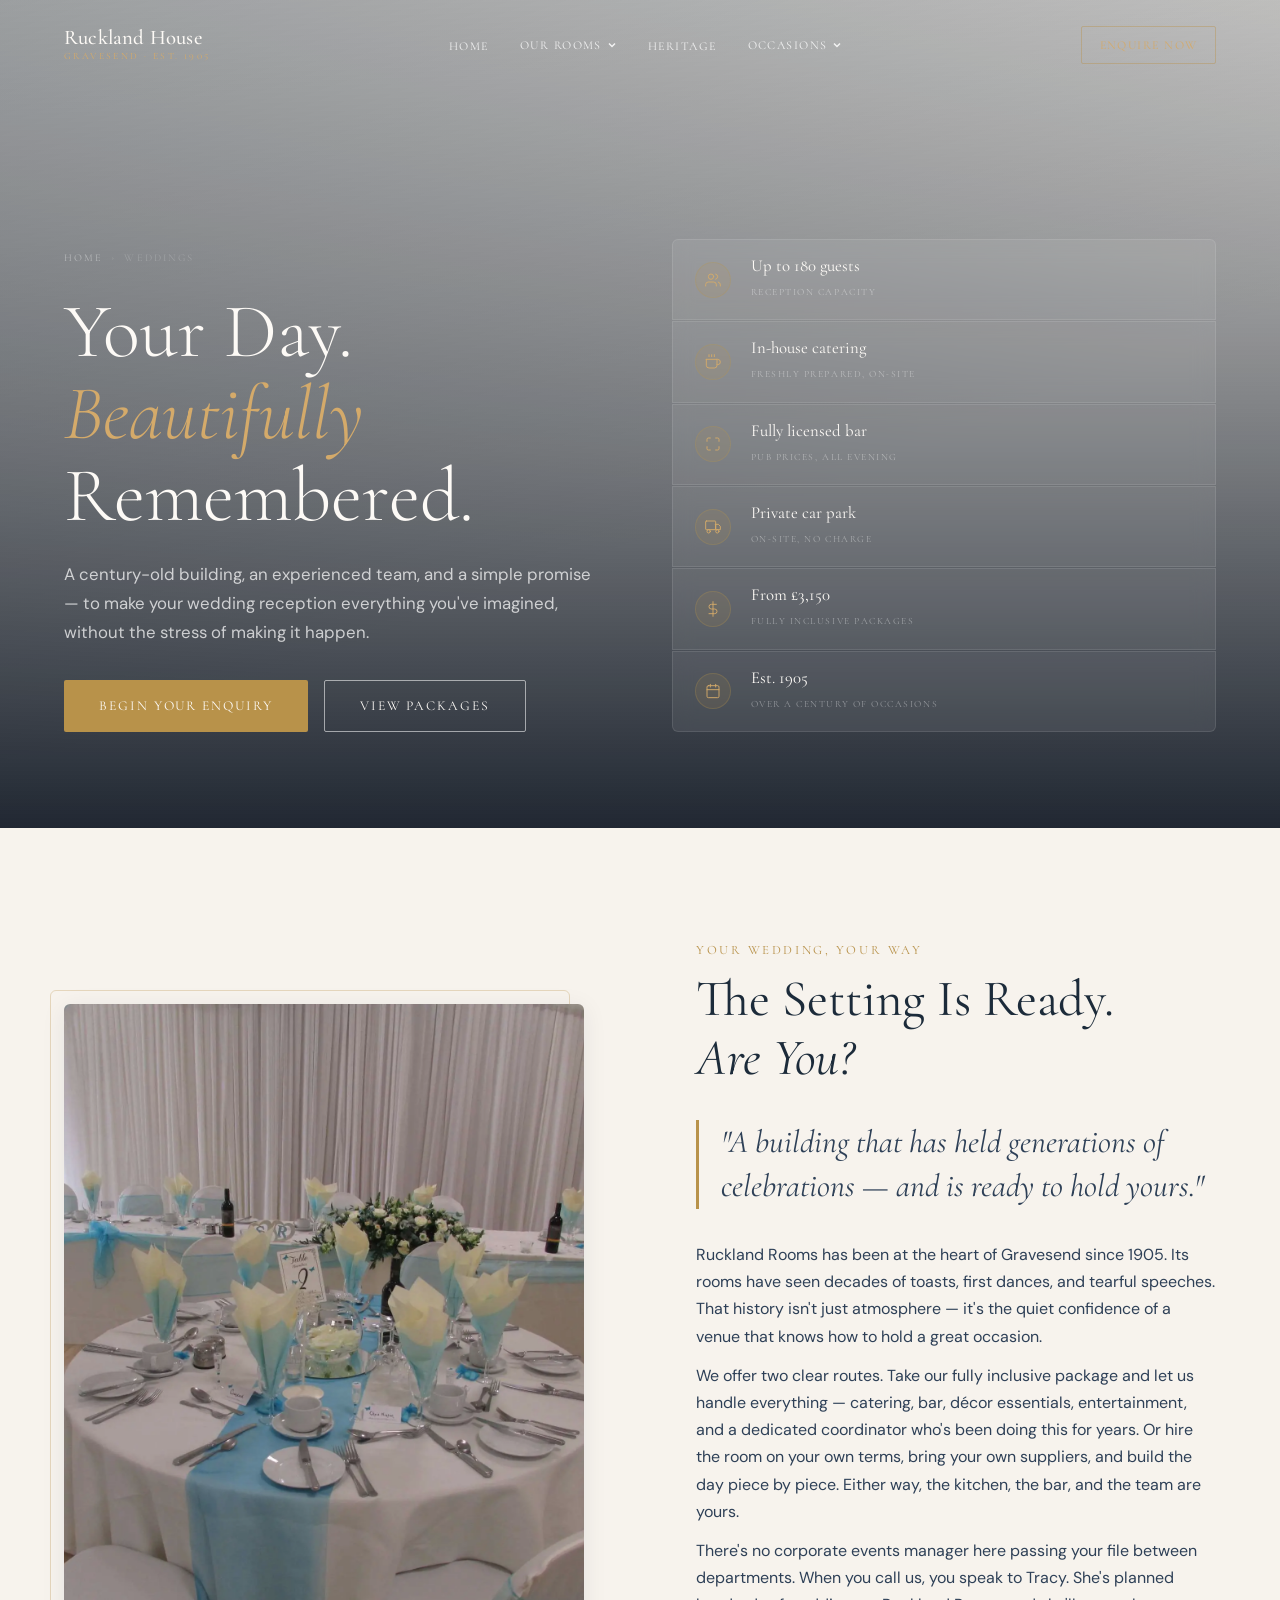
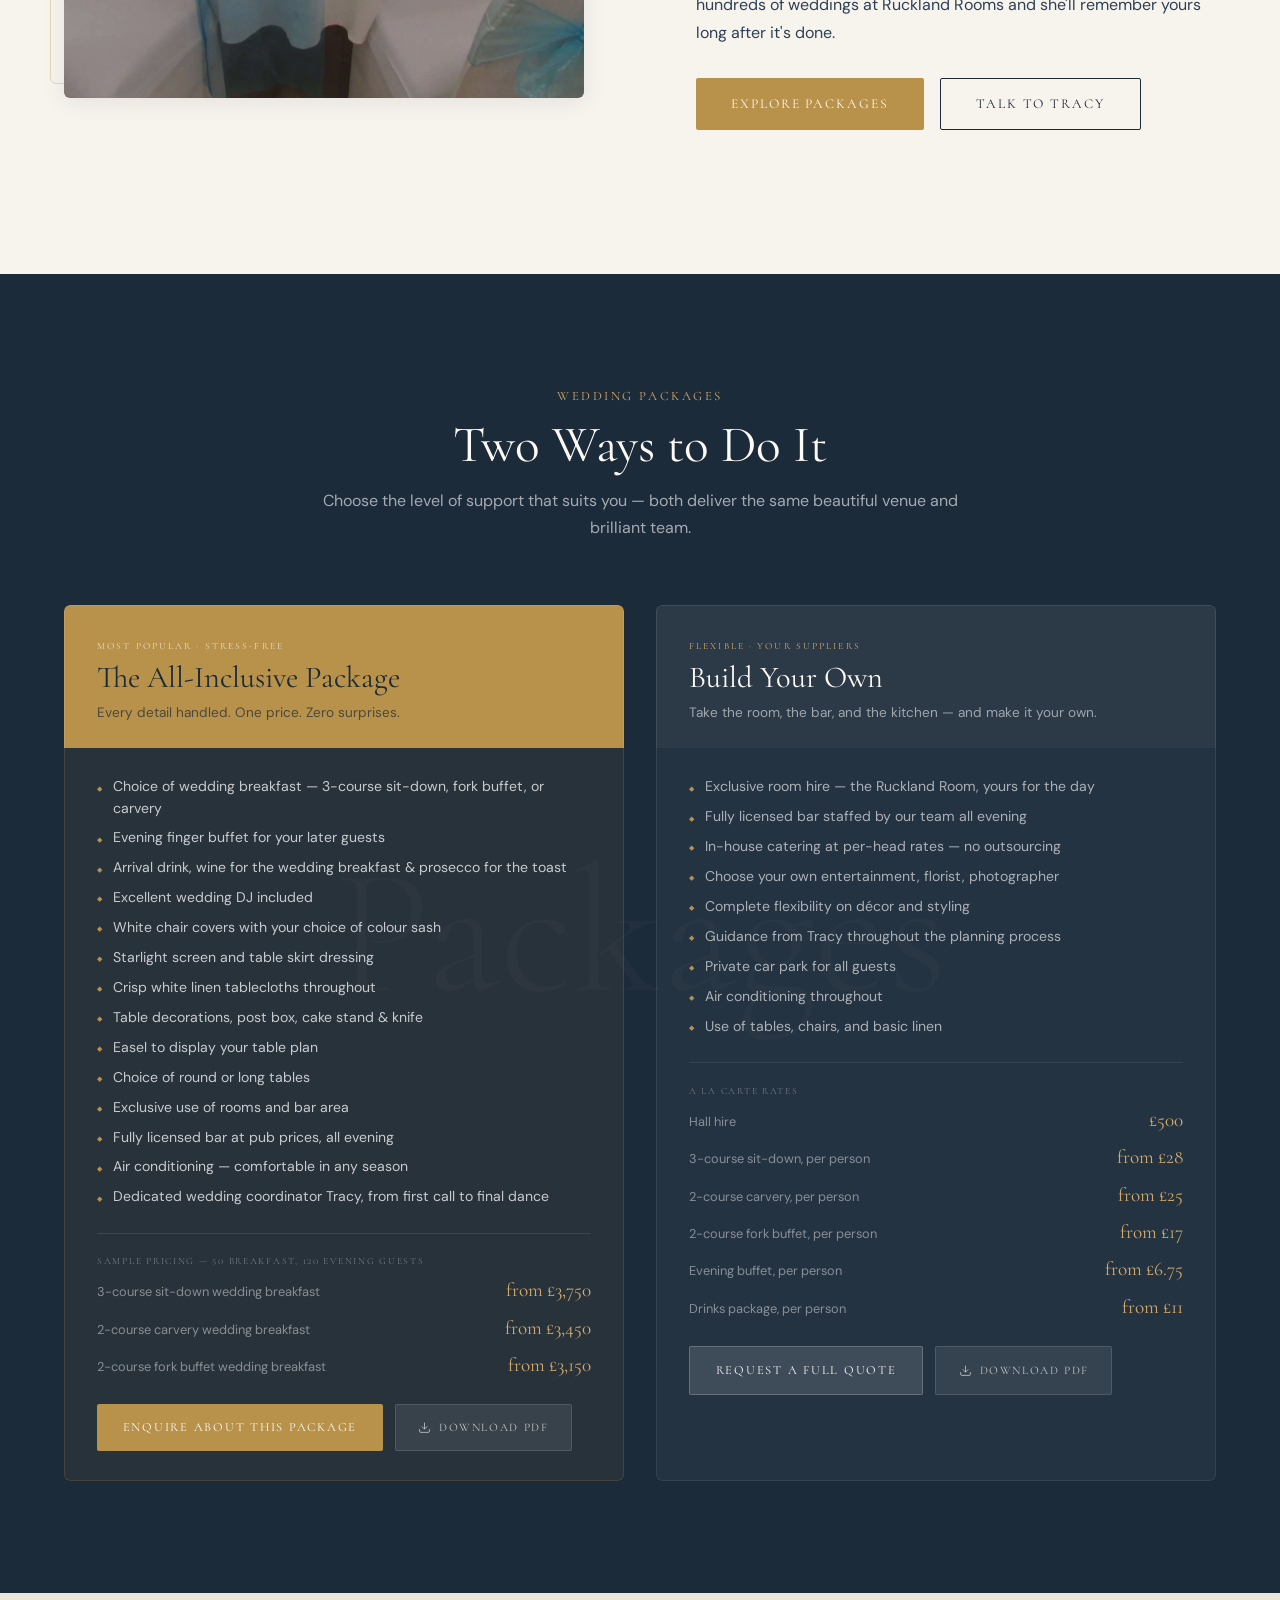
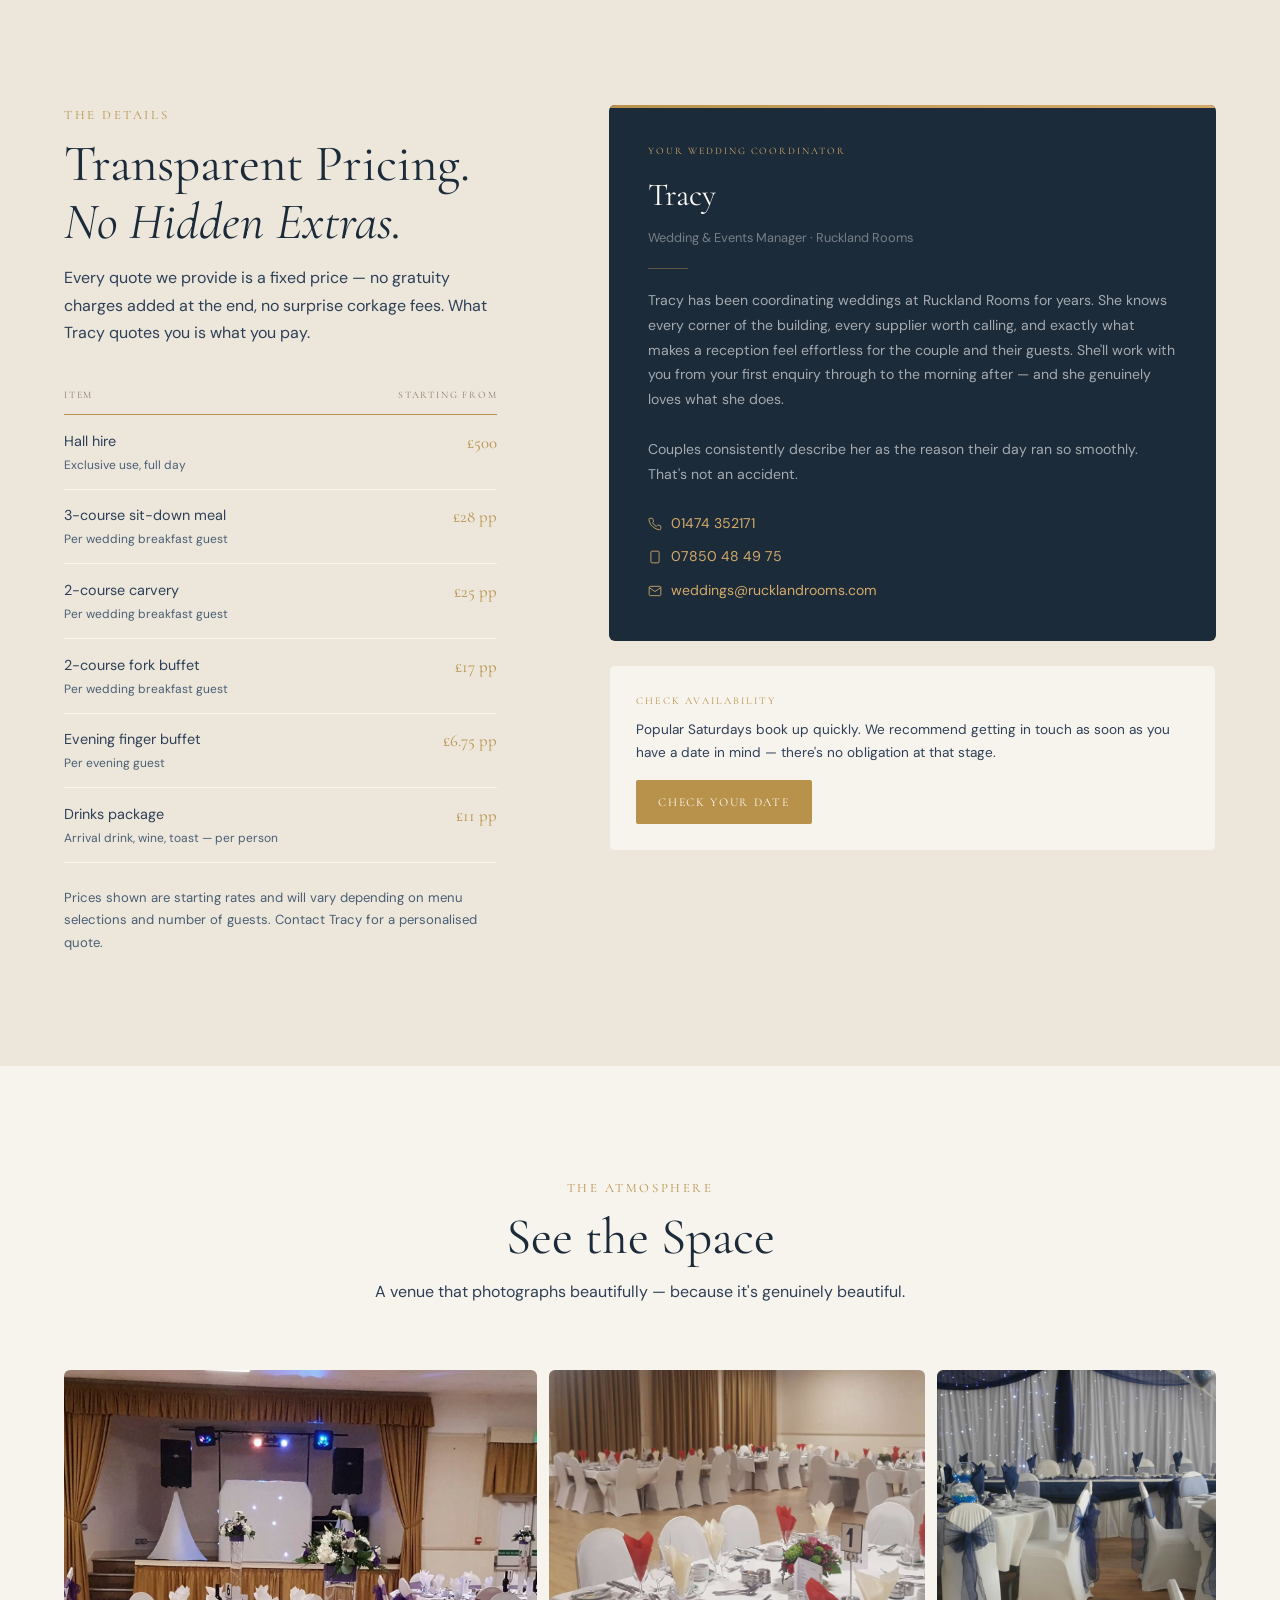
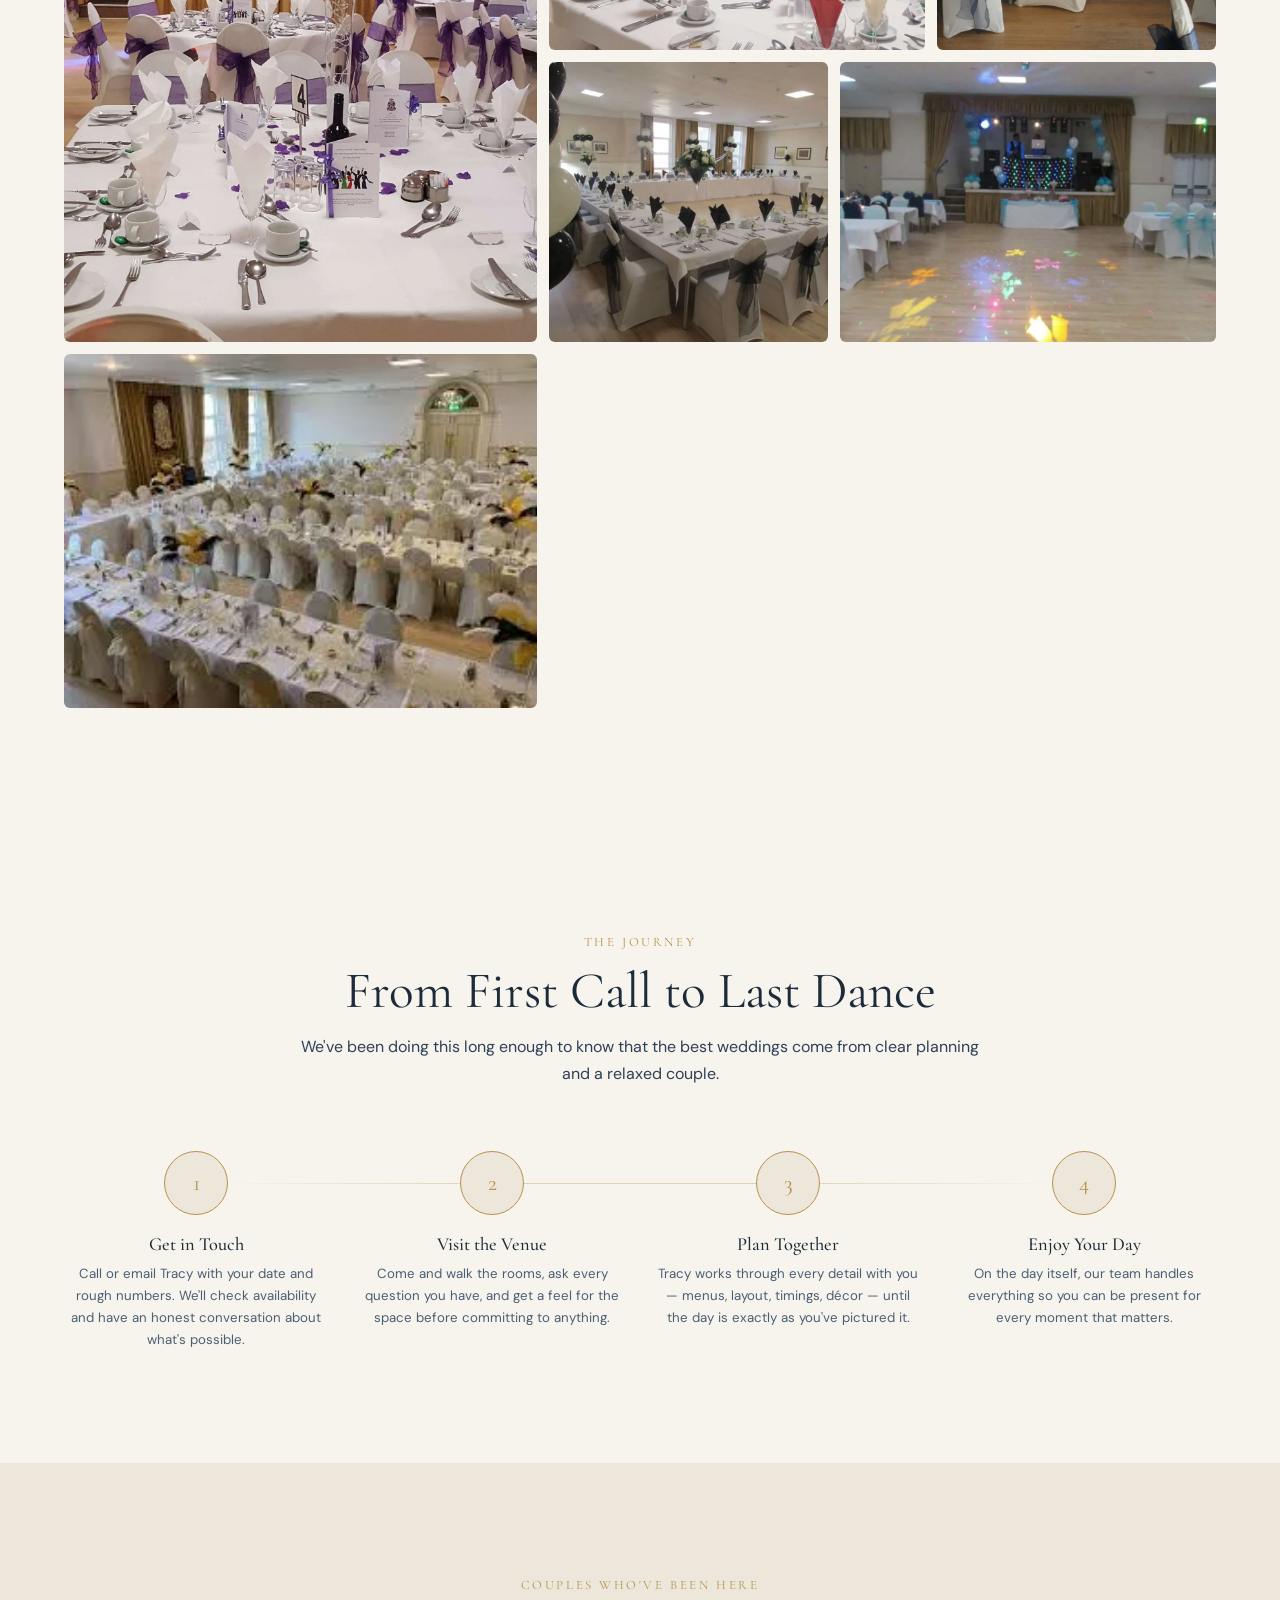
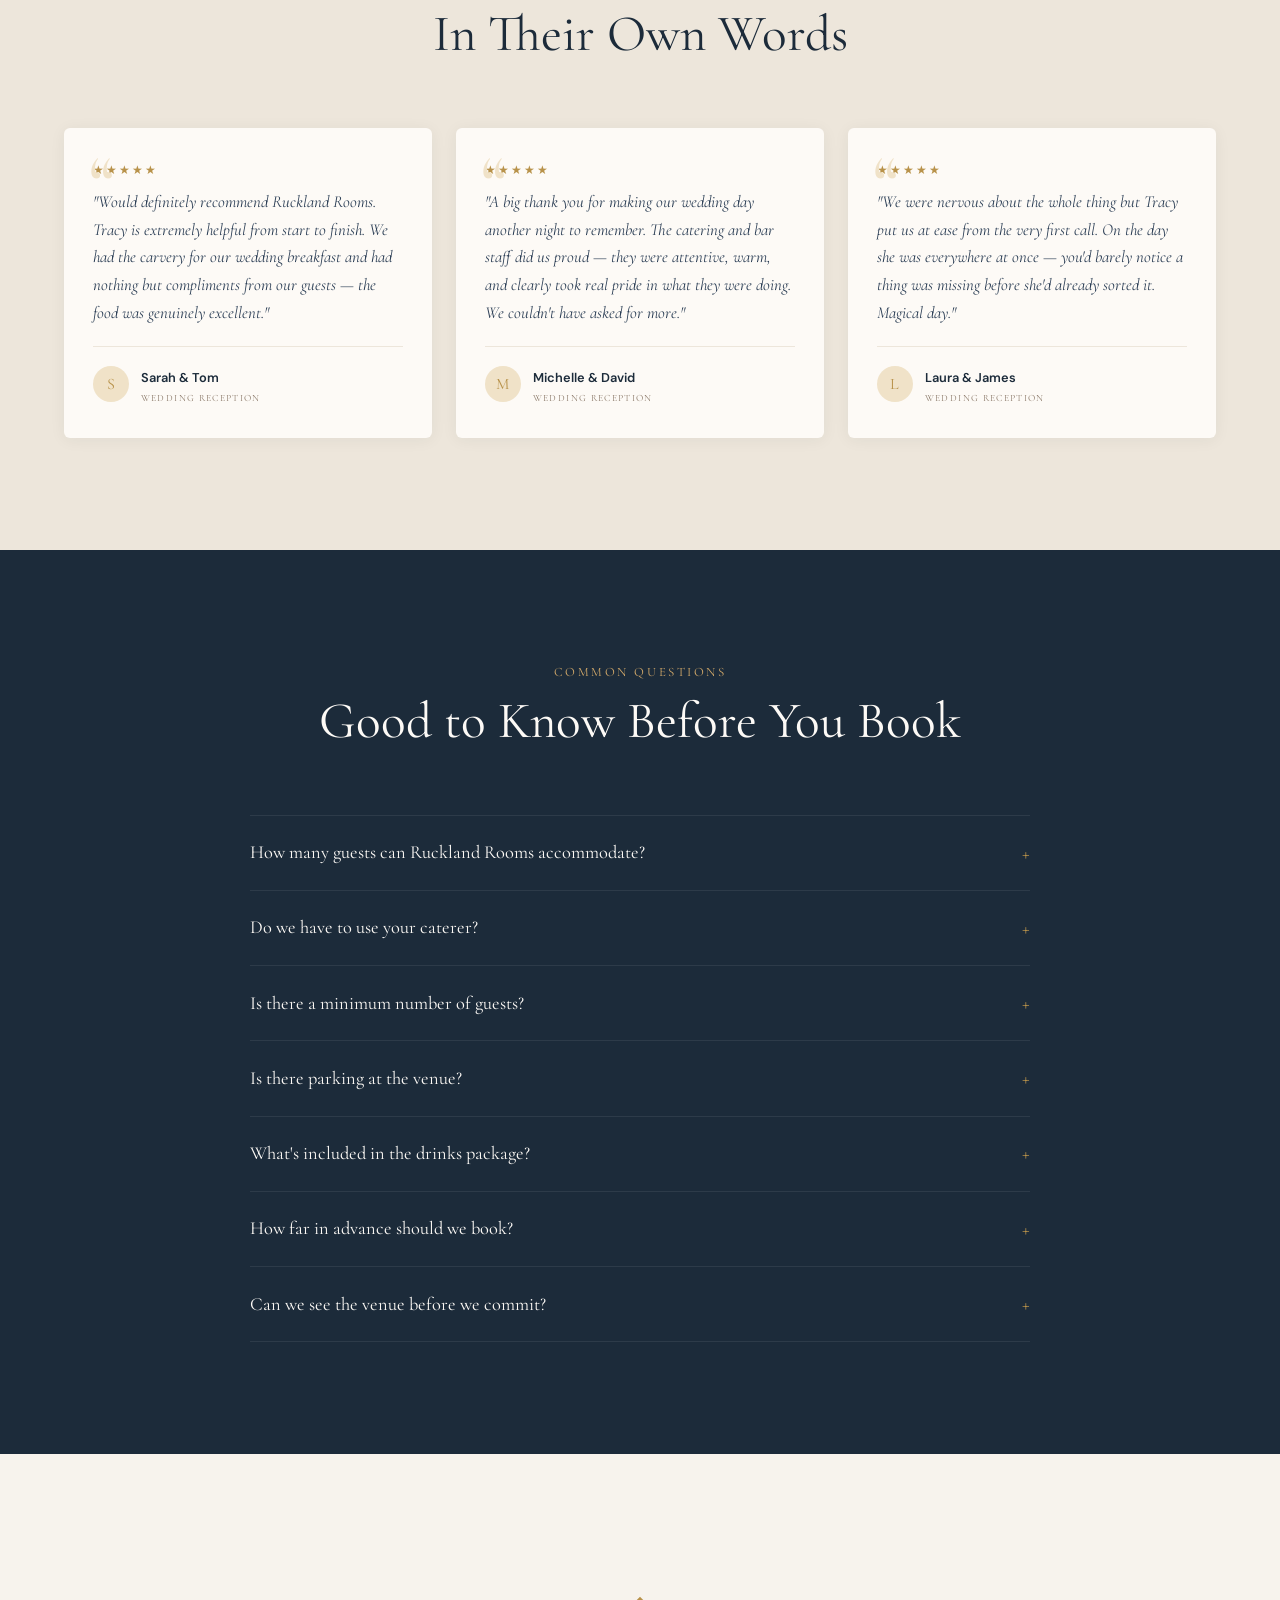
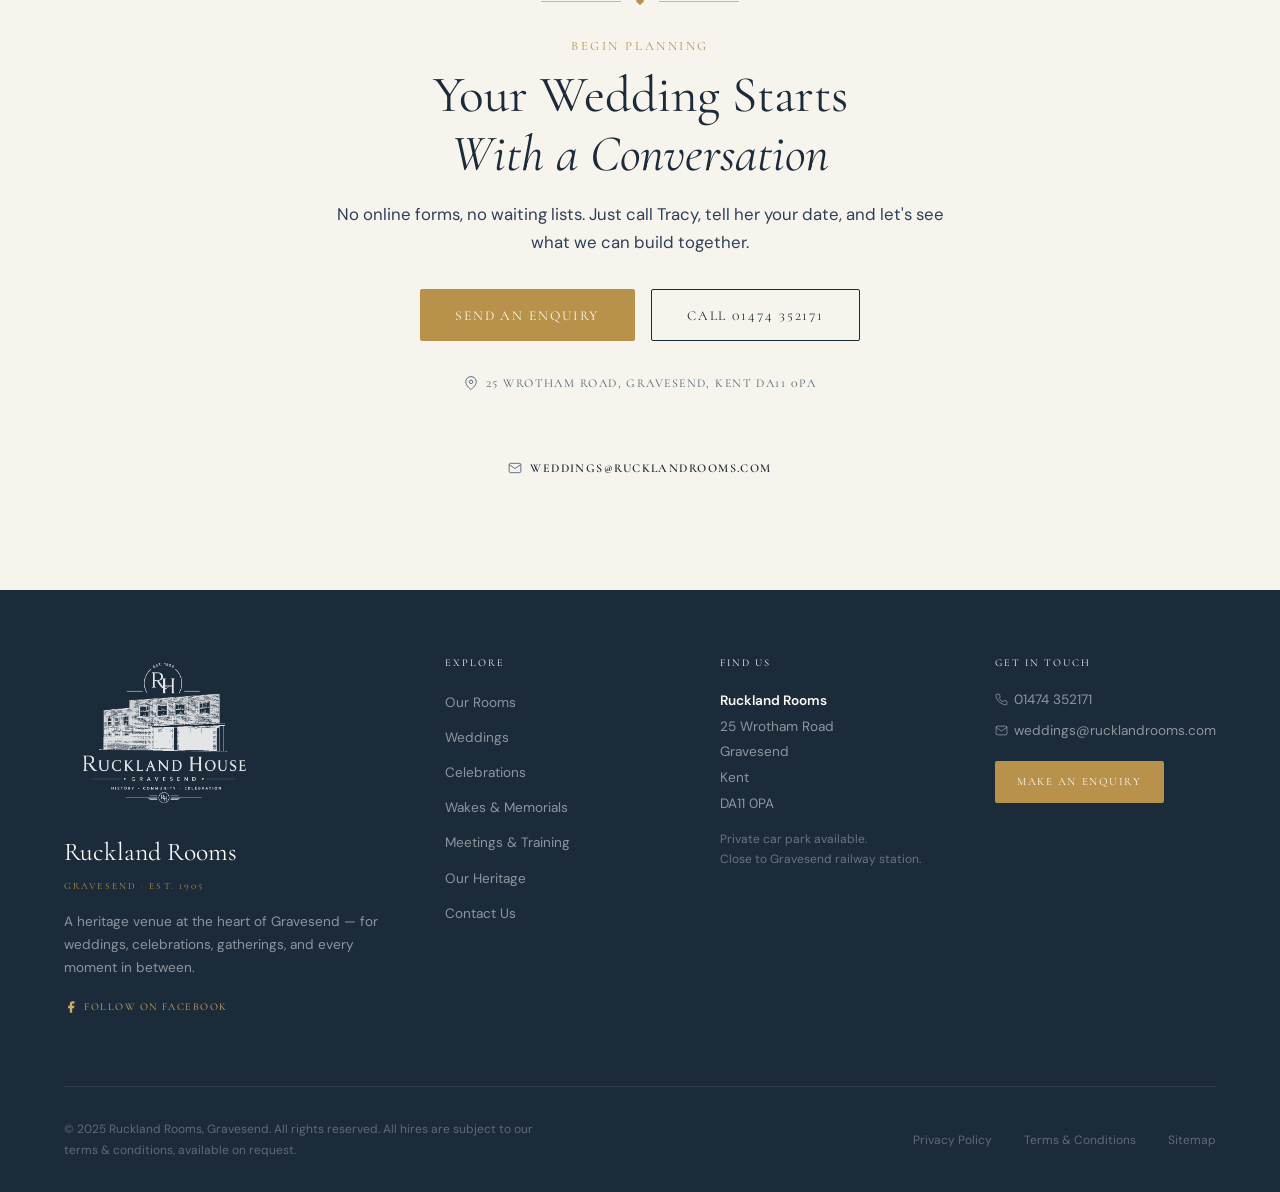
<file: weddings.html>
<!DOCTYPE html>
<html lang="en">
<head>
  <meta charset="UTF-8" />
  <meta name="viewport" content="width=device-width, initial-scale=1.0" />
  <meta name="description" content="Wedding venue in Gravesend, Kent. Ruckland Rooms — a historic heritage venue for wedding receptions up to 180 guests. Fully inclusive packages from £3,150. In-house catering, licensed bar, private parking." />
  <meta name="keywords" content="wedding venue Gravesend, wedding reception Kent, function room wedding, Ruckland Rooms wedding, heritage wedding venue" />
  <meta property="og:title" content="Weddings at Ruckland Rooms — Gravesend, Kent" />
  <meta property="og:description" content="Your wedding, entirely your way. A century-old heritage venue with in-house catering, a licensed bar and a dedicated coordinator. From £3,150." />
  <meta property="og:type" content="website" />
  <meta property="og:url" content="https://www.rucklandrooms.com/weddings.html" />
  <title>Weddings — Ruckland Rooms, Gravesend | Est. 1905</title>

  <link rel="preconnect" href="https://fonts.googleapis.com" />
  <link rel="preconnect" href="https://fonts.gstatic.com" crossorigin />
  <link href="https://fonts.googleapis.com/css2?family=Cormorant+Garamond:ital,wght@0,300;0,400;0,500;0,600;1,300;1,400;1,500&family=Cormorant+SC:wght@300;400;500&family=DM+Sans:ital,opsz,wght@0,9..40,300;0,9..40,400;0,9..40,500;0,9..40,600;1,9..40,400&display=swap" rel="stylesheet" />
  <link rel="stylesheet" href="style.css" />
  <link rel="icon" href="images/favicon.ico" type="image/x-icon" />

  <style>
    /* ============================================================
       WEDDINGS PAGE — additional styles
    ============================================================ */

    /* Page hero — full-bleed photographic */
    .page-hero {
      position: relative;
      min-height: 92svh;
      display: flex;
      align-items: flex-end;
      overflow: hidden;
      padding-bottom: 6rem;
    }

    .page-hero__img {
      position: absolute;
      inset: 0;
      background-image: url('https://images.unsplash.com/photo-1519225421980-715cb0215aed?w=1800&q=85&auto=format&fit=crop');
      background-size: cover;
      background-position: center 30%;
      z-index: 0;
      transition: transform 8s ease-out;
    }
    .page-hero__img.loaded { transform: scale(1.03); }

    /* Multi-layer overlay: bottom-up darkness + warm tint */
    .page-hero__overlay {
      position: absolute;
      inset: 0;
      background:
        linear-gradient(to top, rgba(14,22,34,0.92) 0%, rgba(14,22,34,0.55) 45%, rgba(14,22,34,0.15) 100%),
        linear-gradient(160deg, rgba(28,43,58,0.3) 0%, transparent 60%);
      z-index: 1;
    }

    .page-hero__inner {
      position: relative;
      z-index: 2;
      width: 90%;
      max-width: 1180px;
      margin-inline: auto;
      display: grid;
      grid-template-columns: 1fr 1fr;
      gap: 4rem;
      align-items: flex-end;
    }

    .page-hero__content { }

    .page-hero__breadcrumb {
      display: flex;
      align-items: center;
      gap: 0.5rem;
      font-family: var(--font-accent);
      font-size: 0.65rem;
      letter-spacing: 0.2em;
      text-transform: uppercase;
      color: rgba(255,255,255,0.4);
      margin-bottom: 1.5rem;
    }
    .page-hero__breadcrumb a { color: rgba(255,255,255,0.4); transition: color var(--duration) var(--ease); }
    .page-hero__breadcrumb a:hover { color: var(--gold-light); }
    .page-hero__breadcrumb span { color: rgba(255,255,255,0.2); }

    .page-hero__label {
      font-family: var(--font-accent);
      font-size: 0.72rem;
      letter-spacing: 0.22em;
      text-transform: uppercase;
      color: var(--gold-light);
      display: block;
      margin-bottom: 0.75rem;
    }

    .page-hero__title {
      font-family: var(--font-display);
      font-size: clamp(3rem, 6vw, 5.2rem);
      font-weight: 300;
      color: var(--white);
      line-height: 1.07;
      margin-bottom: 1.4rem;
      opacity: 0;
      animation: fadeUp 1s var(--ease) 0.2s forwards;
    }
    .page-hero__title em { font-style: italic; color: var(--gold-light); }

    .page-hero__sub {
      font-size: 1.05rem;
      color: rgba(255,255,255,0.72);
      line-height: 1.75;
      max-width: 46ch;
      margin-bottom: 2rem;
      opacity: 0;
      animation: fadeUp 1s var(--ease) 0.4s forwards;
    }

    .page-hero__actions {
      display: flex;
      gap: 1rem;
      flex-wrap: wrap;
      opacity: 0;
      animation: fadeUp 1s var(--ease) 0.6s forwards;
    }

    /* Hero right — key facts panel */
    .page-hero__facts {
      display: flex;
      flex-direction: column;
      gap: 1px;
      opacity: 0;
      animation: fadeUp 1s var(--ease) 0.8s forwards;
    }

    .hero-fact {
      display: flex;
      align-items: center;
      gap: 1.2rem;
      background: rgba(255,255,255,0.07);
      border: 1px solid rgba(255,255,255,0.1);
      backdrop-filter: blur(10px);
      padding: 1rem 1.4rem;
      transition: background var(--duration) var(--ease);
    }
    .hero-fact:first-child { border-radius: 6px 6px 0 0; }
    .hero-fact:last-child  { border-radius: 0 0 6px 6px; }
    .hero-fact:hover { background: rgba(255,255,255,0.11); }

    .hero-fact__icon {
      flex-shrink: 0;
      width: 36px;
      height: 36px;
      border-radius: 50%;
      background: rgba(184,146,74,0.12);
      border: 1px solid rgba(184,146,74,0.25);
      display: flex;
      align-items: center;
      justify-content: center;
      color: var(--gold-light);
    }
    .hero-fact__icon svg {
      width: 16px;
      height: 16px;
      stroke: currentColor;
      fill: none;
      stroke-width: 1.4;
      stroke-linecap: round;
      stroke-linejoin: round;
    }

    .hero-fact__text { flex: 1; }
    .hero-fact__value {
      font-family: var(--font-display);
      font-size: 1.05rem;
      color: var(--white);
      line-height: 1.2;
      display: block;
    }
    .hero-fact__label {
      font-family: var(--font-accent);
      font-size: 0.6rem;
      letter-spacing: 0.16em;
      text-transform: uppercase;
      color: rgba(255,255,255,0.4);
    }

    /* ============================================================
       INTRO — the sell
    ============================================================ */
    .w-intro {
      padding: var(--gap-xl) 0;
      background: var(--cream);
    }

    .w-intro__inner {
      display: grid;
      grid-template-columns: 1fr 1fr;
      gap: var(--gap-xl);
      align-items: center;
    }

    .w-intro__img {
      position: relative;
    }

    .w-intro__img-main {
      width: 100%;
      aspect-ratio: 3/4;
      object-fit: cover;
      border-radius: var(--radius-md);
      box-shadow: var(--shadow-soft);
      filter: saturate(0.92);
    }


    /* Gold frame behind main image */
    .w-intro__img::before {
      content: '';
      position: absolute;
      top: -14px; left: -14px;
      right: 14px; bottom: 14px;
      border: 1px solid var(--gold);
      border-radius: var(--radius-md);
      opacity: 0.3;
      z-index: -1;
    }

    .w-intro__content { padding-bottom: 2rem; }

    .w-intro__pull {
      font-family: var(--font-display);
      font-size: clamp(1.4rem, 2.5vw, 2rem);
      font-weight: 400;
      font-style: italic;
      color: var(--navy-mid);
      line-height: 1.4;
      border-left: 3px solid var(--gold);
      padding-left: 1.4rem;
      margin: var(--gap-md) 0;
    }

    /* ============================================================
       PACKAGES SECTION
    ============================================================ */
    .w-packages {
      padding: var(--gap-xl) 0;
      background: var(--navy);
      position: relative;
      overflow: hidden;
    }

    .w-packages::before {
      content: 'Packages';
      position: absolute;
      top: 50%; left: 50%;
      transform: translate(-50%, -50%);
      font-family: var(--font-display);
      font-size: clamp(6rem, 14vw, 14rem);
      font-weight: 300;
      color: rgba(255,255,255,0.025);
      white-space: nowrap;
      pointer-events: none;
      z-index: 0;
    }

    .w-packages__header {
      text-align: center;
      position: relative;
      z-index: 1;
      margin-bottom: var(--gap-lg);
    }
    .w-packages__header .label { color: var(--gold-light); }
    .w-packages__header h2 { color: var(--white); }
    .w-packages__header p { color: rgba(255,255,255,0.6); margin-inline: auto; margin-top: 0.75rem; }

    .w-packages__grid {
      display: grid;
      grid-template-columns: 1fr 1fr;
      gap: 2rem;
      position: relative;
      z-index: 1;
    }

    .pkg-card {
      border-radius: var(--radius-md);
      overflow: hidden;
      display: flex;
      flex-direction: column;
    }

    .pkg-card__header {
      padding: 2rem 2rem 1.5rem;
      background: rgba(255,255,255,0.07);
      border: 1px solid rgba(255,255,255,0.1);
      border-bottom: none;
      border-radius: var(--radius-md) var(--radius-md) 0 0;
    }
    .pkg-card--featured .pkg-card__header {
      background: var(--gold);
    }

    .pkg-card__badge {
      font-family: var(--font-accent);
      font-size: 0.6rem;
      letter-spacing: 0.22em;
      text-transform: uppercase;
      color: var(--gold-light);
      display: block;
      margin-bottom: 0.4rem;
    }
    .pkg-card--featured .pkg-card__badge { color: rgba(255,255,255,0.7); }

    .pkg-card__name {
      font-family: var(--font-display);
      font-size: 1.9rem;
      font-weight: 400;
      color: var(--white);
      line-height: 1.1;
    }
    .pkg-card--featured .pkg-card__name { color: var(--navy); }

    .pkg-card__tagline {
      font-size: 0.85rem;
      color: rgba(255,255,255,0.55);
      margin-top: 0.4rem;
      max-width: none;
    }
    .pkg-card--featured .pkg-card__tagline { color: rgba(28,43,58,0.7); }

    .pkg-card__body {
      flex: 1;
      padding: 1.8rem 2rem;
      background: rgba(255,255,255,0.04);
      border: 1px solid rgba(255,255,255,0.08);
      border-top: none;
      border-radius: 0 0 var(--radius-md) var(--radius-md);
    }
    .pkg-card--featured .pkg-card__body {
      background: rgba(184,146,74,0.08);
      border-color: rgba(184,146,74,0.2);
    }

    .pkg-card__includes {
      list-style: none;
      display: flex;
      flex-direction: column;
      gap: 0.55rem;
      margin-bottom: 1.6rem;
    }
    .pkg-card__includes li {
      display: flex;
      align-items: flex-start;
      gap: 0.7rem;
      font-size: 0.88rem;
      color: rgba(255,255,255,0.62);
      line-height: 1.5;
    }
    .pkg-card__includes li::before {
      content: '◆';
      color: var(--gold);
      font-size: 0.45rem;
      flex-shrink: 0;
      margin-top: 0.45rem;
    }
    .pkg-card--featured .pkg-card__includes li { color: rgba(255,255,255,0.75); }

    .pkg-card__pricing {
      padding-top: 1.2rem;
      border-top: 1px solid rgba(255,255,255,0.08);
    }
    .pkg-card--featured .pkg-card__pricing { border-color: rgba(184,146,74,0.2); }

    .pkg-card__price-label {
      font-family: var(--font-accent);
      font-size: 0.6rem;
      letter-spacing: 0.18em;
      text-transform: uppercase;
      color: rgba(255,255,255,0.35);
      display: block;
      margin-bottom: 0.3rem;
    }

    .pkg-card__price-sample {
      display: flex;
      flex-direction: column;
      gap: 0.3rem;
    }
    .pkg-card__price-row {
      display: flex;
      justify-content: space-between;
      align-items: baseline;
      gap: 1rem;
    }
    .pkg-card__price-desc {
      font-size: 0.8rem;
      color: rgba(255,255,255,0.45);
      max-width: none;
      flex: 1;
    }
    .pkg-card__price-val {
      font-family: var(--font-display);
      font-size: 1.2rem;
      color: var(--gold-light);
      white-space: nowrap;
      flex-shrink: 0;
    }

    .pkg-card__actions {
      margin-top: 1.4rem;
      display: flex;
      gap: 0.75rem;
      flex-wrap: wrap;
    }

    /* PDF download button */
    .btn--download {
      display: inline-flex;
      align-items: center;
      gap: 0.5rem;
      font-family: var(--font-accent);
      font-size: 0.72rem;
      letter-spacing: 0.14em;
      text-transform: uppercase;
      padding: 0.75rem 1.4rem;
      border-radius: var(--radius-sm);
      background: rgba(255,255,255,0.08);
      color: rgba(255,255,255,0.7);
      border: 1px solid rgba(255,255,255,0.12);
      transition: all var(--duration) var(--ease);
      cursor: pointer;
    }
    .btn--download:hover {
      background: rgba(255,255,255,0.13);
      color: var(--white);
      border-color: rgba(255,255,255,0.25);
    }
    .btn--download svg { flex-shrink: 0; }

    /* ============================================================
       BUILD YOUR OWN
    ============================================================ */
    .w-byo {
      padding: var(--gap-xl) 0;
      background: var(--cream-dark);
    }

    .w-byo__inner {
      display: grid;
      grid-template-columns: 1fr 1.4fr;
      gap: var(--gap-xl);
      align-items: start;
    }

    .byo-table {
      width: 100%;
      border-collapse: collapse;
      margin-top: var(--gap-md);
    }
    .byo-table thead th {
      font-family: var(--font-accent);
      font-size: 0.62rem;
      letter-spacing: 0.18em;
      text-transform: uppercase;
      color: var(--stone);
      text-align: left;
      padding: 0.6rem 0;
      border-bottom: 1px solid var(--gold);
      font-weight: 400;
    }
    .byo-table thead th:last-child { text-align: right; }
    .byo-table tbody tr {
      border-bottom: 1px solid var(--cream);
      transition: background var(--duration) var(--ease);
    }
    .byo-table tbody tr:hover { background: rgba(184,146,74,0.04); }
    .byo-table tbody td {
      padding: 0.85rem 0;
      font-size: 0.9rem;
      color: var(--navy-mid);
      vertical-align: top;
    }
    .byo-table tbody td:last-child {
      text-align: right;
      font-family: var(--font-display);
      font-size: 1.05rem;
      color: var(--gold);
    }
    .byo-table tbody td small {
      display: block;
      font-size: 0.75rem;
      color: var(--navy-soft);
      margin-top: 0.1rem;
    }

    .w-byo__sidebar {
      position: sticky;
      top: 6rem;
    }

    .coordinator-card {
      background: var(--navy);
      border-radius: var(--radius-md);
      padding: 2.4rem;
      position: relative;
      overflow: hidden;
    }
    .coordinator-card::before {
      content: '';
      position: absolute;
      top: 0; left: 0; right: 0;
      height: 3px;
      background: linear-gradient(90deg, var(--gold), var(--gold-light));
    }

    .coordinator-card__label {
      font-family: var(--font-accent);
      font-size: 0.62rem;
      letter-spacing: 0.2em;
      text-transform: uppercase;
      color: var(--gold-light);
      display: block;
      margin-bottom: 0.5rem;
    }
    .coordinator-card__name {
      font-family: var(--font-display);
      font-size: 2rem;
      font-weight: 400;
      color: var(--white);
      margin-bottom: 0.3rem;
    }
    .coordinator-card__title {
      font-size: 0.8rem;
      color: rgba(255,255,255,0.4);
      max-width: none;
      margin-bottom: 1.2rem;
    }
    .coordinator-card__divider {
      width: 40px;
      height: 1px;
      background: var(--gold);
      opacity: 0.4;
      margin-bottom: 1.2rem;
    }
    .coordinator-card__bio {
      font-size: 0.88rem;
      color: rgba(255,255,255,0.6);
      line-height: 1.75;
      max-width: none;
      margin-bottom: 1.6rem;
    }
    .coordinator-card__contact {
      display: flex;
      flex-direction: column;
      gap: 0.6rem;
    }
    .coordinator-card__link {
      display: flex;
      align-items: center;
      gap: 0.6rem;
      font-size: 0.88rem;
      color: var(--gold-light);
      transition: color var(--duration) var(--ease);
    }
    .coordinator-card__link:hover { color: var(--white); }

    /* ============================================================
       GALLERY
    ============================================================ */
    .w-gallery {
      padding: var(--gap-xl) 0;
      background: var(--cream);
    }

    .w-gallery__header {
      text-align: center;
      margin-bottom: var(--gap-lg);
    }

    .gallery-mosaic {
      display: grid;
      grid-template-columns: repeat(12, 1fr);
      grid-template-rows: repeat(2, 280px);
      gap: 0.75rem;
    }

    .gallery-mosaic__item {
      overflow: hidden;
      border-radius: var(--radius-md);
      position: relative;
    }
    .gallery-mosaic__item img {
      width: 100%;
      height: 100%;
      object-fit: cover;
      filter: saturate(0.88);
      transition: transform 0.6s var(--ease), filter 0.6s var(--ease);
    }
    .gallery-mosaic__item:hover img {
      transform: scale(1.05);
      filter: saturate(1.05);
    }

    .gallery-mosaic__item:nth-child(1) { grid-column: span 5; grid-row: span 2; }
    .gallery-mosaic__item:nth-child(2) { grid-column: span 4; }
    .gallery-mosaic__item:nth-child(3) { grid-column: span 3; }
    .gallery-mosaic__item:nth-child(4) { grid-column: span 3; }
    .gallery-mosaic__item:nth-child(5) { grid-column: span 4; }
    .gallery-mosaic__item:nth-child(6) { grid-column: span 5; }

    /* Caption overlay on hover */
    .gallery-mosaic__item::after {
      content: attr(data-caption);
      position: absolute;
      bottom: 0; left: 0; right: 0;
      padding: 1rem;
      background: linear-gradient(to top, rgba(14,22,34,0.8), transparent);
      color: rgba(255,255,255,0.8);
      font-family: var(--font-accent);
      font-size: 0.6rem;
      letter-spacing: 0.16em;
      text-transform: uppercase;
      opacity: 0;
      transition: opacity var(--duration) var(--ease);
    }
    .gallery-mosaic__item:hover::after { opacity: 1; }

    /* ============================================================
       TESTIMONIALS — weddings specific
    ============================================================ */
    .w-testimonials {
      padding: var(--gap-xl) 0;
      background: var(--cream-dark);
    }

    .w-testimonials__header {
      text-align: center;
      margin-bottom: var(--gap-lg);
    }

    /* ============================================================
       PROCESS / TIMELINE
    ============================================================ */
    .w-process {
      padding: var(--gap-xl) 0;
      background: var(--cream);
    }
    .w-process__header {
      text-align: center;
      margin-bottom: var(--gap-lg);
    }

    .process-steps {
      display: grid;
      grid-template-columns: repeat(4, 1fr);
      gap: 2rem;
      position: relative;
    }

    /* Connecting line */
    .process-steps::before {
      content: '';
      position: absolute;
      top: 2rem;
      left: calc(12.5% + 1rem);
      right: calc(12.5% + 1rem);
      height: 1px;
      background: linear-gradient(90deg, transparent, var(--gold), var(--gold), transparent);
      opacity: 0.35;
    }

    .process-step {
      text-align: center;
      position: relative;
    }

    .process-step__num {
      width: 4rem;
      height: 4rem;
      border-radius: 50%;
      background: var(--cream-dark);
      border: 1px solid var(--gold);
      display: flex;
      align-items: center;
      justify-content: center;
      font-family: var(--font-display);
      font-size: 1.4rem;
      font-weight: 400;
      color: var(--gold);
      margin: 0 auto 1.2rem;
      position: relative;
      z-index: 1;
      transition: background var(--duration) var(--ease),
                  color var(--duration) var(--ease);
    }
    .process-step:hover .process-step__num {
      background: var(--gold);
      color: var(--white);
    }

    .process-step__title {
      font-family: var(--font-display);
      font-size: 1.15rem;
      color: var(--navy);
      margin-bottom: 0.5rem;
    }

    .process-step__text {
      font-size: 0.83rem;
      color: var(--navy-soft);
      line-height: 1.65;
      max-width: none;
    }

    /* ============================================================
       FAQ
    ============================================================ */
    .w-faq {
      padding: var(--gap-xl) 0;
      background: var(--navy);
    }
    .w-faq__header {
      text-align: center;
      margin-bottom: var(--gap-lg);
    }
    .w-faq__header .label { color: var(--gold-light); }
    .w-faq__header h2 { color: var(--white); }

    .faq-list {
      border-top: 1px solid rgba(255,255,255,0.08);
    }
    .faq-item {
      border-bottom: 1px solid rgba(255,255,255,0.08);
    }
    .faq-item summary {
      display: flex;
      justify-content: space-between;
      align-items: center;
      padding: 1.3rem 0;
      cursor: pointer;
      font-family: var(--font-display);
      font-size: 1.15rem;
      color: var(--white);
      list-style: none;
      user-select: none;
      gap: 1rem;
    }
    .faq-item summary::-webkit-details-marker { display: none; }
    .faq-item__icon {
      font-size: 1.2rem;
      color: var(--gold);
      flex-shrink: 0;
      transition: transform var(--duration) var(--ease);
    }
    details[open] .faq-item__icon { transform: rotate(45deg); }
    .faq-item__answer {
      padding-bottom: 1.3rem;
      font-size: 0.9rem;
      color: rgba(255,255,255,0.55);
      line-height: 1.8;
      max-width: 72ch;
    }

    /* ============================================================
       ANIMATIONS
    ============================================================ */

    /* Push hero content below fixed header */
    .page-hero__inner { padding-top: 5rem; }

    @keyframes fadeUp {
      from { opacity: 0; transform: translateY(20px); }
      to   { opacity: 1; transform: translateY(0); }
    }

    .reveal {
      opacity: 0;
      transform: translateY(28px);
      transition: opacity 0.7s var(--ease), transform 0.7s var(--ease);
    }
    .reveal.visible { opacity: 1; transform: translateY(0); }
    .reveal--delay-1 { transition-delay: 0.1s; }
    .reveal--delay-2 { transition-delay: 0.2s; }
    .reveal--delay-3 { transition-delay: 0.3s; }
    .reveal--delay-4 { transition-delay: 0.4s; }

    /* ============================================================
       RESPONSIVE
    ============================================================ */
    @media (max-width: 1024px) {
      .page-hero__inner { grid-template-columns: 1fr; }
      .page-hero__facts { display: none; }
      .page-hero { align-items: flex-end; padding-bottom: 4rem; min-height: 80svh; }
      .w-intro__inner { grid-template-columns: 1fr; }
      .w-intro__img { max-width: 520px; margin-bottom: 2rem; }
      .w-packages__grid { grid-template-columns: 1fr; }
      .w-byo__inner { grid-template-columns: 1fr; }
      .w-byo__sidebar { position: static; }
      .gallery-mosaic { grid-template-columns: 1fr 1fr; grid-template-rows: auto; }
      .gallery-mosaic__item { grid-column: span 1 !important; aspect-ratio: 4/3; }
      .process-steps { grid-template-columns: 1fr 1fr; gap: 2.5rem; }
      .process-steps::before { display: none; }
    }

    @media (max-width: 768px) {
      /* Hero */
      .page-hero__inner { grid-template-columns: 1fr !important; padding-top: 3rem; }
      .page-hero__facts { display: none; }
      .page-hero__title { font-size: clamp(2rem, 8vw, 3rem); }
      .page-hero__sub { font-size: 0.95rem; }
      .page-hero__actions { flex-direction: column; }
      .page-hero__actions .btn { width: 100%; text-align: center; }
      /* Intro */
      .w-intro__inner { grid-template-columns: 1fr; }
      /* Gallery */
      .gallery-mosaic { grid-template-columns: 1fr 1fr; grid-template-rows: auto; }
      .gallery-mosaic__item { grid-column: span 1 !important; grid-row: span 1 !important; aspect-ratio: 4/3; }
      /* Packages */
      .packages-grid { grid-template-columns: 1fr; }
      /* Catering */
      .w-catering__grid { grid-template-columns: 1fr; }
      /* CTA */
      .cta-band__actions { flex-direction: column; align-items: center; }
      .cta-band__actions .btn { width: 100%; max-width: 320px; }
      .cta-band__contact { flex-direction: column; gap: var(--gap-sm); text-align: center; }
      .page-hero__title { font-size: clamp(2.6rem, 10vw, 3.5rem); }
      .page-hero__actions { flex-direction: column; }
      .w-packages__grid { grid-template-columns: 1fr; }
      .gallery-mosaic { grid-template-columns: 1fr; }
      .gallery-mosaic__item { aspect-ratio: 16/9; }
      .process-steps { grid-template-columns: 1fr; }
    }
  </style>
</head>

<body>

<!-- ================================================
     HEADER
================================================ -->
  <header class="site-header" id="site-header">
    <div class="container">
      <nav class="nav" aria-label="Main navigation">
        <a href="index.html" class="nav__brand" aria-label="Ruckland House home">
          <span class="nav__brand-name">Ruckland House</span>
          <span class="nav__brand-sub">Gravesend · Est. 1905</span>
        </a>
        <ul class="nav__links" role="list">
          <li><a href="index.html" class="nav__link">Home</a></li>
          <li class="nav__dropdown">
            <button class="nav__link nav__dropdown-toggle" aria-expanded="false" aria-haspopup="true">
              Our Rooms
              <svg class="nav__dropdown-caret" width="10" height="10" viewBox="0 0 10 10" fill="none" stroke="currentColor" stroke-width="1.5" aria-hidden="true"><path d="M2 3.5l3 3 3-3"/></svg>
            </button>
            <ul class="nav__dropdown-menu" role="menu">
              <li role="none"><a href="ruckland-room.html" class="nav__dropdown-item" role="menuitem">The Ruckland Room</a></li>
              <li role="none"><a href="pocahontas-room.html" class="nav__dropdown-item" role="menuitem">The Pocahontas Room</a></li>
            </ul>
          </li>
          <li><a href="heritage.html" class="nav__link">Heritage</a></li>
          <li class="nav__dropdown">
            <button class="nav__link nav__dropdown-toggle" aria-expanded="false" aria-haspopup="true">
              Occasions
              <svg class="nav__dropdown-caret" width="10" height="10" viewBox="0 0 10 10" fill="none" stroke="currentColor" stroke-width="1.5" aria-hidden="true"><path d="M2 3.5l3 3 3-3"/></svg>
            </button>
            <ul class="nav__dropdown-menu" role="menu">
              <li role="none"><a href="weddings.html" class="nav__dropdown-item" role="menuitem" aria-current="page">Weddings</a></li>
              <li role="none"><a href="occasions.html" class="nav__dropdown-item" role="menuitem">Celebrations</a></li>
              <li role="none"><a href="wakes.html" class="nav__dropdown-item" role="menuitem">Wakes</a></li>
              <li role="none"><a href="meetings.html" class="nav__dropdown-item" role="menuitem">Meetings</a></li>
            </ul>
          </li>
        </ul>
        <a href="#begin-planning" class="nav__cta">Enquire Now</a>
        <button class="nav__toggle" id="nav-toggle" aria-label="Open menu" aria-expanded="false" aria-controls="nav-mobile">
          <span></span><span></span><span></span>
        </button>
      </nav>
    </div>
  </header>

  <nav class="nav__mobile" id="nav-mobile" aria-label="Mobile navigation" aria-hidden="true">
    <button class="nav__mobile-close" id="nav-close" aria-label="Close menu">&times;</button>
    <a href="index.html" class="nav__mobile-link">Home</a>
    <span class="nav__mobile-label">Our Rooms</span>
    <a href="ruckland-room.html" class="nav__mobile-sub-link">The Ruckland Room</a>
    <a href="pocahontas-room.html" class="nav__mobile-sub-link">The Pocahontas Room</a>
    <a href="heritage.html" class="nav__mobile-link">Heritage</a>
    <span class="nav__mobile-label">Occasions</span>
    <a href="weddings.html" class="nav__mobile-sub-link">Weddings</a>
    <a href="occasions.html" class="nav__mobile-sub-link">Celebrations</a>
    <a href="wakes.html" class="nav__mobile-sub-link">Wakes</a>
    <a href="meetings.html" class="nav__mobile-sub-link">Meetings</a>
    <a href="#begin-planning" class="nav__mobile-link text-gold">Enquire Now</a>
  </nav>

<main>

<!-- ================================================
     PAGE HERO
     Photo: Unsplash — wedding reception (licence-free)
================================================ -->
<section class="page-hero" aria-label="Weddings at Ruckland Rooms">
  <div class="page-hero__img" id="hero-img" aria-hidden="true"></div>
  <div class="page-hero__overlay" aria-hidden="true"></div>

  <div class="page-hero__inner">
    <div class="page-hero__content">
      <nav class="page-hero__breadcrumb" aria-label="Breadcrumb">
        <a href="index.html">Home</a>
        <span aria-hidden="true">›</span>
        <span aria-current="page">Weddings</span>
      </nav>

      <h1 class="page-hero__title">
        Your Day.<br />
        <em>Beautifully</em><br />
        Remembered.
      </h1>

      <p class="page-hero__sub">
        A century-old building, an experienced team, and a simple promise — to make 
        your wedding reception everything you've imagined, without the stress of 
        making it happen.
      </p>

      <div class="page-hero__actions">
        <a href="contact.html" class="btn btn--primary">Begin Your Enquiry</a>
        <a href="#packages" class="btn btn--ghost">View Packages</a>
      </div>
    </div>

    <div class="page-hero__facts" aria-label="At a glance">
      <div class="hero-fact">
        <span class="hero-fact__icon" aria-hidden="true"><svg width="18" height="18" viewBox="0 0 24 24" fill="none" stroke="currentColor" stroke-width="1.4" stroke-linecap="round" stroke-linejoin="round"><path d="M17 21v-2a4 4 0 0 0-4-4H5a4 4 0 0 0-4 4v2"/><circle cx="9" cy="7" r="4"/><path d="M23 21v-2a4 4 0 0 0-3-3.87"/><path d="M16 3.13a4 4 0 0 1 0 7.75"/></svg></span>
        <div class="hero-fact__text">
          <span class="hero-fact__value">Up to 180 guests</span>
          <span class="hero-fact__label">Reception capacity</span>
        </div>
      </div>
      <div class="hero-fact">
        <span class="hero-fact__icon" aria-hidden="true"><svg width="18" height="18" viewBox="0 0 24 24" fill="none" stroke="currentColor" stroke-width="1.4" stroke-linecap="round" stroke-linejoin="round"><path d="M18 8h1a4 4 0 0 1 0 8h-1"/><path d="M2 8h16v9a4 4 0 0 1-4 4H6a4 4 0 0 1-4-4V8z"/><line x1="6" y1="1" x2="6" y2="4"/><line x1="10" y1="1" x2="10" y2="4"/><line x1="14" y1="1" x2="14" y2="4"/></svg></span>
        <div class="hero-fact__text">
          <span class="hero-fact__value">In-house catering</span>
          <span class="hero-fact__label">Freshly prepared, on-site</span>
        </div>
      </div>
      <div class="hero-fact">
        <span class="hero-fact__icon" aria-hidden="true"><svg width="18" height="18" viewBox="0 0 24 24" fill="none" stroke="currentColor" stroke-width="1.4" stroke-linecap="round" stroke-linejoin="round"><path d="M8 3H5a2 2 0 0 0-2 2v3m18 0V5a2 2 0 0 0-2-2h-3m0 18h3a2 2 0 0 0 2-2v-3M3 16v3a2 2 0 0 0 2 2h3"/></svg></span>
        <div class="hero-fact__text">
          <span class="hero-fact__value">Fully licensed bar</span>
          <span class="hero-fact__label">Pub prices, all evening</span>
        </div>
      </div>
      <div class="hero-fact">
        <span class="hero-fact__icon" aria-hidden="true"><svg width="18" height="18" viewBox="0 0 24 24" fill="none" stroke="currentColor" stroke-width="1.4" stroke-linecap="round" stroke-linejoin="round"><rect x="1" y="3" width="15" height="13" rx="1"/><path d="M16 8h4l3 3v5h-7V8z"/><circle cx="5.5" cy="18.5" r="2.5"/><circle cx="18.5" cy="18.5" r="2.5"/></svg></span>
        <div class="hero-fact__text">
          <span class="hero-fact__value">Private car park</span>
          <span class="hero-fact__label">On-site, no charge</span>
        </div>
      </div>
      <div class="hero-fact">
        <span class="hero-fact__icon" aria-hidden="true"><svg width="18" height="18" viewBox="0 0 24 24" fill="none" stroke="currentColor" stroke-width="1.4" stroke-linecap="round" stroke-linejoin="round"><line x1="12" y1="1" x2="12" y2="23"/><path d="M17 5H9.5a3.5 3.5 0 0 0 0 7h5a3.5 3.5 0 0 1 0 7H6"/></svg></span>
        <div class="hero-fact__text">
          <span class="hero-fact__value">From £3,150</span>
          <span class="hero-fact__label">Fully inclusive packages</span>
        </div>
      </div>
      <div class="hero-fact">
        <span class="hero-fact__icon" aria-hidden="true"><svg viewBox="0 0 24 24"><rect x="3" y="4" width="18" height="18" rx="2" ry="2"/><line x1="16" y1="2" x2="16" y2="6"/><line x1="8" y1="2" x2="8" y2="6"/><line x1="3" y1="10" x2="21" y2="10"/></svg></span>
        <div class="hero-fact__text">
          <span class="hero-fact__value">Est. 1905</span>
          <span class="hero-fact__label">Over a century of occasions</span>
        </div>
      </div>
    </div>
  </div>
</section>

<!-- ================================================
     INTRO — THE SELL
================================================ -->
<section class="w-intro" aria-labelledby="intro-title">
  <div class="container">
    <div class="w-intro__inner">

      <div class="w-intro__img reveal">
        <img
          class="w-intro__img-main"
          src="images/rh12.webp"
          alt="Ruckland House — the setting for your wedding reception"
          width="900"
          height="1200"
          loading="lazy"
        />
      </div>

      <div class="w-intro__content reveal reveal--delay-2">
        <span class="label">Your Wedding, Your Way</span>
        <h2 id="intro-title">The Setting Is Ready.<br /><em>Are You?</em></h2>

        <blockquote class="w-intro__pull">
          "A building that has held generations of celebrations — and is ready to hold yours."
        </blockquote>

        <p style="max-width: none;">
          Ruckland Rooms has been at the heart of Gravesend since 1905. Its rooms have seen 
          decades of toasts, first dances, and tearful speeches. That history isn't just 
          atmosphere — it's the quiet confidence of a venue that knows how to hold a great occasion.
        </p>
        <p style="margin-top: 0.75rem; max-width: none;">
          We offer two clear routes. Take our fully inclusive package and let us handle 
          everything — catering, bar, décor essentials, entertainment, and a dedicated 
          coordinator who's been doing this for years. Or hire the room on your own terms, 
          bring your own suppliers, and build the day piece by piece. Either way, the 
          kitchen, the bar, and the team are yours.
        </p>
        <p style="margin-top: 0.75rem; max-width: none;">
          There's no corporate events manager here passing your file between departments. 
          When you call us, you speak to Tracy. She's planned hundreds of weddings at 
          Ruckland Rooms and she'll remember yours long after it's done.
        </p>

        <div style="display:flex; gap:1rem; flex-wrap:wrap; margin-top:2rem;">
          <a href="#packages" class="btn btn--primary">Explore Packages</a>
          <a href="contact.html" class="btn btn--outline">Talk to Tracy</a>
        </div>
      </div>

    </div>
  </div>
</section>

<!-- ================================================
     PACKAGES
================================================ -->
<section class="w-packages" id="packages" aria-labelledby="packages-title">
  <div class="container">
    <header class="w-packages__header reveal">
      <span class="label">Wedding Packages</span>
      <h2 id="packages-title">Two Ways to Do It</h2>
      <p>Choose the level of support that suits you — both deliver the same beautiful venue and brilliant team.</p>
    </header>

    <div class="w-packages__grid">

      <!-- PACKAGE 1: All-Inclusive -->
      <div class="pkg-card pkg-card--featured reveal reveal--delay-1">
        <div class="pkg-card__header">
          <span class="pkg-card__badge">Most Popular · Stress-Free</span>
          <div class="pkg-card__name">The All-Inclusive Package</div>
          <p class="pkg-card__tagline">Every detail handled. One price. Zero surprises.</p>
        </div>
        <div class="pkg-card__body">
          <ul class="pkg-card__includes">
            <li>Choice of wedding breakfast — 3-course sit-down, fork buffet, or carvery</li>
            <li>Evening finger buffet for your later guests</li>
            <li>Arrival drink, wine for the wedding breakfast &amp; prosecco for the toast</li>
            <li>Excellent wedding DJ included</li>
            <li>White chair covers with your choice of colour sash</li>
            <li>Starlight screen and table skirt dressing</li>
            <li>Crisp white linen tablecloths throughout</li>
            <li>Table decorations, post box, cake stand &amp; knife</li>
            <li>Easel to display your table plan</li>
            <li>Choice of round or long tables</li>
            <li>Exclusive use of rooms and bar area</li>
            <li>Fully licensed bar at pub prices, all evening</li>
            <li>Air conditioning — comfortable in any season</li>
            <li>Dedicated wedding coordinator Tracy, from first call to final dance</li>
          </ul>

          <div class="pkg-card__pricing">
            <span class="pkg-card__price-label">Sample pricing — 50 breakfast, 120 evening guests</span>
            <div class="pkg-card__price-sample">
              <div class="pkg-card__price-row">
                <span class="pkg-card__price-desc">3-course sit-down wedding breakfast</span>
                <span class="pkg-card__price-val">from £3,750</span>
              </div>
              <div class="pkg-card__price-row">
                <span class="pkg-card__price-desc">2-course carvery wedding breakfast</span>
                <span class="pkg-card__price-val">from £3,450</span>
              </div>
              <div class="pkg-card__price-row">
                <span class="pkg-card__price-desc">2-course fork buffet wedding breakfast</span>
                <span class="pkg-card__price-val">from £3,150</span>
              </div>
            </div>
          </div>

          <div class="pkg-card__actions">
            <a href="contact.html" class="btn btn--primary" style="font-size:0.78rem; padding:0.8rem 1.6rem;">Enquire About This Package</a>
            <a href="pdfs/ruckland-rooms-all-inclusive-wedding-package.pdf" class="btn--download" download>
              <svg width="13" height="13" viewBox="0 0 24 24" fill="none" stroke="currentColor" stroke-width="1.5" aria-hidden="true"><path d="M21 15v4a2 2 0 0 1-2 2H5a2 2 0 0 1-2-2v-4"/><polyline points="7 10 12 15 17 10"/><line x1="12" y1="15" x2="12" y2="3"/></svg>
              Download PDF
            </a>
          </div>
        </div>
      </div>

      <!-- PACKAGE 2: Build Your Own -->
      <div class="pkg-card reveal reveal--delay-2">
        <div class="pkg-card__header">
          <span class="pkg-card__badge">Flexible · Your Suppliers</span>
          <div class="pkg-card__name">Build Your Own</div>
          <p class="pkg-card__tagline">Take the room, the bar, and the kitchen — and make it your own.</p>
        </div>
        <div class="pkg-card__body">
          <ul class="pkg-card__includes">
            <li>Exclusive room hire — the Ruckland Room, yours for the day</li>
            <li>Fully licensed bar staffed by our team all evening</li>
            <li>In-house catering at per-head rates — no outsourcing</li>
            <li>Choose your own entertainment, florist, photographer</li>
            <li>Complete flexibility on décor and styling</li>
            <li>Guidance from Tracy throughout the planning process</li>
            <li>Private car park for all guests</li>
            <li>Air conditioning throughout</li>
            <li>Use of tables, chairs, and basic linen</li>
          </ul>

          <div class="pkg-card__pricing">
            <span class="pkg-card__price-label">A la carte rates</span>
            <div class="pkg-card__price-sample">
              <div class="pkg-card__price-row">
                <span class="pkg-card__price-desc">Hall hire</span>
                <span class="pkg-card__price-val">£500</span>
              </div>
              <div class="pkg-card__price-row">
                <span class="pkg-card__price-desc">3-course sit-down, per person</span>
                <span class="pkg-card__price-val">from £28</span>
              </div>
              <div class="pkg-card__price-row">
                <span class="pkg-card__price-desc">2-course carvery, per person</span>
                <span class="pkg-card__price-val">from £25</span>
              </div>
              <div class="pkg-card__price-row">
                <span class="pkg-card__price-desc">2-course fork buffet, per person</span>
                <span class="pkg-card__price-val">from £17</span>
              </div>
              <div class="pkg-card__price-row">
                <span class="pkg-card__price-desc">Evening buffet, per person</span>
                <span class="pkg-card__price-val">from £6.75</span>
              </div>
              <div class="pkg-card__price-row">
                <span class="pkg-card__price-desc">Drinks package, per person</span>
                <span class="pkg-card__price-val">from £11</span>
              </div>
            </div>
          </div>

          <div class="pkg-card__actions">
            <a href="contact.html" class="btn btn--primary" style="font-size:0.78rem; padding:0.8rem 1.6rem; background: rgba(255,255,255,0.12); color:var(--white); border:1px solid rgba(255,255,255,0.2);">Request a Full Quote</a>
            <a href="pdfs/ruckland-rooms-build-your-own-wedding.pdf" class="btn--download" download>
              <svg width="13" height="13" viewBox="0 0 24 24" fill="none" stroke="currentColor" stroke-width="1.5" aria-hidden="true"><path d="M21 15v4a2 2 0 0 1-2 2H5a2 2 0 0 1-2-2v-4"/><polyline points="7 10 12 15 17 10"/><line x1="12" y1="15" x2="12" y2="3"/></svg>
              Download PDF
            </a>
          </div>
        </div>
      </div>

    </div>
  </div>
</section>

<!-- ================================================
     BUILD YOUR OWN TABLE + COORDINATOR CARD
================================================ -->
<section class="w-byo" aria-labelledby="byo-title">
  <div class="container">
    <div class="w-byo__inner">

      <div class="reveal">
        <span class="label">The Details</span>
        <h2 id="byo-title">Transparent Pricing.<br /><em>No Hidden Extras.</em></h2>
        <p style="margin-top:0.75rem; max-width:none;">
          Every quote we provide is a fixed price — no gratuity charges added at the end, 
          no surprise corkage fees. What Tracy quotes you is what you pay.
        </p>

        <table class="byo-table" aria-label="Build your own wedding pricing">
          <thead>
            <tr>
              <th scope="col">Item</th>
              <th scope="col">Starting from</th>
            </tr>
          </thead>
          <tbody>
            <tr>
              <td>
                Hall hire
                <small>Exclusive use, full day</small>
              </td>
              <td>£500</td>
            </tr>
            <tr>
              <td>
                3-course sit-down meal
                <small>Per wedding breakfast guest</small>
              </td>
              <td>£28 pp</td>
            </tr>
            <tr>
              <td>
                2-course carvery
                <small>Per wedding breakfast guest</small>
              </td>
              <td>£25 pp</td>
            </tr>
            <tr>
              <td>
                2-course fork buffet
                <small>Per wedding breakfast guest</small>
              </td>
              <td>£17 pp</td>
            </tr>
            <tr>
              <td>
                Evening finger buffet
                <small>Per evening guest</small>
              </td>
              <td>£6.75 pp</td>
            </tr>
            <tr>
              <td>
                Drinks package
                <small>Arrival drink, wine, toast — per person</small>
              </td>
              <td>£11 pp</td>
            </tr>
          </tbody>
        </table>

        <p style="margin-top:1.5rem; font-size:0.82rem; color:var(--navy-soft); max-width:none;">
          Prices shown are starting rates and will vary depending on menu selections 
          and number of guests. Contact Tracy for a personalised quote.
        </p>
      </div>

      <!-- Coordinator card -->
      <div class="w-byo__sidebar reveal reveal--delay-2">
        <div class="coordinator-card">
          <span class="coordinator-card__label">Your Wedding Coordinator</span>
          <div class="coordinator-card__name">Tracy</div>
          <p class="coordinator-card__title">Wedding &amp; Events Manager · Ruckland Rooms</p>
          <div class="coordinator-card__divider"></div>
          <p class="coordinator-card__bio">
            Tracy has been coordinating weddings at Ruckland Rooms for years. 
            She knows every corner of the building, every supplier worth calling, 
            and exactly what makes a reception feel effortless for the couple and 
            their guests. She'll work with you from your first enquiry through to 
            the morning after — and she genuinely loves what she does.
          </p>
          <p class="coordinator-card__bio" style="margin-top:0;">
            Couples consistently describe her as the reason their day ran so smoothly. 
            That's not an accident.
          </p>
          <div class="coordinator-card__contact">
            <a href="tel:01474352171" class="coordinator-card__link">
              <svg width="14" height="14" viewBox="0 0 24 24" fill="none" stroke="currentColor" stroke-width="1.5" aria-hidden="true"><path d="M22 16.92v3a2 2 0 0 1-2.18 2 19.79 19.79 0 0 1-8.63-3.07A19.5 19.5 0 0 1 4.69 13a19.79 19.79 0 0 1-3.07-8.67A2 2 0 0 1 3.6 2.18h3a2 2 0 0 1 2 1.72c.127.96.361 1.903.7 2.81a2 2 0 0 1-.45 2.11L7.91 9.91a16 16 0 0 0 6.29 6.29l1.79-1.79a2 2 0 0 1 2.11-.45c.907.339 1.85.573 2.81.7A2 2 0 0 1 22 16.92z"/></svg>
              01474 352171
            </a>
            <a href="tel:07850484975" class="coordinator-card__link">
              <svg width="14" height="14" viewBox="0 0 24 24" fill="none" stroke="currentColor" stroke-width="1.5" aria-hidden="true"><rect x="5" y="2" width="14" height="20" rx="2" ry="2"/><line x1="12" y1="18" x2="12.01" y2="18"/></svg>
              07850 48 49 75
            </a>
            <a href="mailto:weddings@rucklandrooms.com" class="coordinator-card__link">
              <svg width="14" height="14" viewBox="0 0 24 24" fill="none" stroke="currentColor" stroke-width="1.5" aria-hidden="true"><path d="M4 4h16c1.1 0 2 .9 2 2v12c0 1.1-.9 2-2 2H4c-1.1 0-2-.9-2-2V6c0-1.1.9-2 2-2z"/><polyline points="22,6 12,13 2,6"/></svg>
              weddings@rucklandrooms.com
            </a>
          </div>
        </div>

        <!-- Quick CTA below card -->
        <div style="margin-top:1.5rem; background:var(--cream); border-radius:var(--radius-md); padding:1.6rem; border:1px solid var(--cream-dark);">
          <span class="label" style="font-size:0.65rem;">Check Availability</span>
          <p style="font-size:0.85rem; color:var(--navy-mid); margin-top:0.25rem; max-width:none;">
            Popular Saturdays book up quickly. We recommend getting in touch as 
            soon as you have a date in mind — there's no obligation at that stage.
          </p>
          <a href="contact.html" class="btn btn--primary" style="margin-top:1rem; font-size:0.75rem; padding:0.75rem 1.4rem;">
            Check Your Date
          </a>
        </div>
      </div>

    </div>
  </div>
</section>

<!-- ================================================
     GALLERY
     All images: Unsplash licence-free
================================================ -->
<section class="w-gallery" aria-labelledby="gallery-title">
  <div class="container">
    <header class="w-gallery__header reveal">
      <span class="label">The Atmosphere</span>
      <h2 id="gallery-title">See the Space</h2>
      <p style="margin-inline:auto; margin-top:0.75rem;">
        A venue that photographs beautifully — because it's genuinely beautiful.
      </p>
    </header>

    <div class="gallery-mosaic reveal">
      <div class="gallery-mosaic__item" data-caption="The Ruckland Room">
        <img src="images/rh13.webp" alt="Ruckland House — wedding reception" width="900" height="1200" loading="lazy" />
      </div>
      <div class="gallery-mosaic__item" data-caption="The Space">
        <img src="images/rh14.webp" alt="Ruckland House — the venue" width="800" height="533" loading="lazy" />
      </div>
      <div class="gallery-mosaic__item" data-caption="The Setting">
        <img src="images/rh15.webp" alt="Ruckland House — room setting" width="700" height="467" loading="lazy" />
      </div>
      <div class="gallery-mosaic__item" data-caption="The Celebration">
        <img src="images/rh16.webp" alt="Ruckland House — celebration" width="700" height="467" loading="lazy" />
      </div>
      <div class="gallery-mosaic__item" data-caption="The Detail">
        <img src="images/rh17.webp" alt="Ruckland House — details" width="800" height="533" loading="lazy" />
      </div>
      <div class="gallery-mosaic__item" data-caption="The Occasion">
        <img src="images/rh18.webp" alt="Ruckland House — the occasion" width="800" height="533" loading="lazy" />
      </div>
    </div>
  </div>
</section>

<!-- ================================================
     HOW IT WORKS
================================================ -->
<section class="w-process" aria-labelledby="process-title">
  <div class="container">
    <header class="w-process__header reveal">
      <span class="label">The Journey</span>
      <h2 id="process-title">From First Call to Last Dance</h2>
      <p style="margin-inline:auto; margin-top:0.75rem;">
        We've been doing this long enough to know that the best weddings 
        come from clear planning and a relaxed couple.
      </p>
    </header>

    <div class="process-steps">
      <div class="process-step reveal reveal--delay-1">
        <div class="process-step__num" aria-hidden="true">1</div>
        <h3 class="process-step__title">Get in Touch</h3>
        <p class="process-step__text">
          Call or email Tracy with your date and rough numbers. We'll check 
          availability and have an honest conversation about what's possible.
        </p>
      </div>
      <div class="process-step reveal reveal--delay-2">
        <div class="process-step__num" aria-hidden="true">2</div>
        <h3 class="process-step__title">Visit the Venue</h3>
        <p class="process-step__text">
          Come and walk the rooms, ask every question you have, and get a feel 
          for the space before committing to anything.
        </p>
      </div>
      <div class="process-step reveal reveal--delay-3">
        <div class="process-step__num" aria-hidden="true">3</div>
        <h3 class="process-step__title">Plan Together</h3>
        <p class="process-step__text">
          Tracy works through every detail with you — menus, layout, timings, 
          décor — until the day is exactly as you've pictured it.
        </p>
      </div>
      <div class="process-step reveal reveal--delay-4">
        <div class="process-step__num" aria-hidden="true">4</div>
        <h3 class="process-step__title">Enjoy Your Day</h3>
        <p class="process-step__text">
          On the day itself, our team handles everything so you can be present 
          for every moment that matters.
        </p>
      </div>
    </div>
  </div>
</section>

<!-- ================================================
     TESTIMONIALS
================================================ -->
<section class="w-testimonials" aria-labelledby="testimonials-title">
  <div class="container">
    <header class="w-testimonials__header reveal">
      <span class="label">Couples Who've Been Here</span>
      <h2 id="testimonials-title">In Their Own Words</h2>
    </header>

    <div class="testimonials__grid">
      <article class="testimonial-card reveal reveal--delay-1">
        <div class="testimonial-card__stars" aria-label="5 stars">★★★★★</div>
        <p class="testimonial-card__text">
          "Would definitely recommend Ruckland Rooms. Tracy is extremely helpful 
          from start to finish. We had the carvery for our wedding breakfast and 
          had nothing but compliments from our guests — the food was genuinely 
          excellent."
        </p>
        <div class="testimonial-card__author">
          <div class="testimonial-card__avatar" aria-hidden="true">S</div>
          <div>
            <span class="testimonial-card__name">Sarah &amp; Tom</span>
            <span class="testimonial-card__occasion">Wedding Reception</span>
          </div>
        </div>
      </article>

      <article class="testimonial-card reveal reveal--delay-2">
        <div class="testimonial-card__stars" aria-label="5 stars">★★★★★</div>
        <p class="testimonial-card__text">
          "A big thank you for making our wedding day another night to remember. 
          The catering and bar staff did us proud — they were attentive, warm, 
          and clearly took real pride in what they were doing. We couldn't have 
          asked for more."
        </p>
        <div class="testimonial-card__author">
          <div class="testimonial-card__avatar" aria-hidden="true">M</div>
          <div>
            <span class="testimonial-card__name">Michelle &amp; David</span>
            <span class="testimonial-card__occasion">Wedding Reception</span>
          </div>
        </div>
      </article>

      <article class="testimonial-card reveal reveal--delay-3">
        <div class="testimonial-card__stars" aria-label="5 stars">★★★★★</div>
        <p class="testimonial-card__text">
          "We were nervous about the whole thing but Tracy put us at ease from 
          the very first call. On the day she was everywhere at once — you'd 
          barely notice a thing was missing before she'd already sorted it. 
          Magical day."
        </p>
        <div class="testimonial-card__author">
          <div class="testimonial-card__avatar" aria-hidden="true">L</div>
          <div>
            <span class="testimonial-card__name">Laura &amp; James</span>
            <span class="testimonial-card__occasion">Wedding Reception</span>
          </div>
        </div>
      </article>
    </div>
  </div>
</section>

<!-- ================================================
     FAQ
================================================ -->
<section class="w-faq" aria-labelledby="faq-title">
  <div class="container container--narrow">
    <header class="w-faq__header reveal">
      <span class="label">Common Questions</span>
      <h2 id="faq-title">Good to Know Before You Book</h2>
    </header>

    <div class="faq-list reveal">

      <details class="faq-item">
        <summary>
          How many guests can Ruckland Rooms accommodate?
          <span class="faq-item__icon" aria-hidden="true">+</span>
        </summary>
        <p class="faq-item__answer">
          The Ruckland Room seats up to 120 guests for a formal sit-down wedding breakfast, 
          or accommodates up to 180 for a buffet-style or evening reception. For smaller, 
          more intimate gatherings, the Pocahontas Room with its adjoining Lounge Bar is 
          an excellent alternative.
        </p>
      </details>

      <details class="faq-item">
        <summary>
          Do we have to use your caterer?
          <span class="faq-item__icon" aria-hidden="true">+</span>
        </summary>
        <p class="faq-item__answer">
          On a room-hire basis, you're welcome to bring an approved external caterer — 
          Tracy can provide a list. That said, most couples find our in-house team 
          provides everything they need at excellent value, and the convenience of 
          everything under one roof is genuinely hard to beat.
        </p>
      </details>

      <details class="faq-item">
        <summary>
          Is there a minimum number of guests?
          <span class="faq-item__icon" aria-hidden="true">+</span>
        </summary>
        <p class="faq-item__answer">
          We don't impose a strict minimum, but our pricing works best from around 
          50 guests for a wedding breakfast. If you're planning something more 
          intimate, call Tracy and she'll work out what makes sense for your numbers.
        </p>
      </details>

      <details class="faq-item">
        <summary>
          Is there parking at the venue?
          <span class="faq-item__icon" aria-hidden="true">+</span>
        </summary>
        <p class="faq-item__answer">
          Yes — Ruckland Rooms has its own private car park at no extra charge. 
          The venue is also centrally located in Gravesend, close to the railway 
          station, so guests travelling without a car are well catered for too.
        </p>
      </details>

      <details class="faq-item">
        <summary>
          What's included in the drinks package?
          <span class="faq-item__icon" aria-hidden="true">+</span>
        </summary>
        <p class="faq-item__answer">
          The standard drinks package includes an arrival drink, one third of a 
          bottle of wine per person during the wedding breakfast, and a glass of 
          prosecco for the toasting drink. Beyond that, our fully licensed bar 
          operates at pub prices throughout the evening — no hotel-style markups.
        </p>
      </details>

      <details class="faq-item">
        <summary>
          How far in advance should we book?
          <span class="faq-item__icon" aria-hidden="true">+</span>
        </summary>
        <p class="faq-item__answer">
          Popular dates — especially Saturdays between April and October — 
          can book up 12 to 18 months in advance. We'd recommend making an 
          enquiry as soon as you have a date in mind. There's no obligation at 
          the enquiry stage, and checking availability costs nothing.
        </p>
      </details>

      <details class="faq-item">
        <summary>
          Can we see the venue before we commit?
          <span class="faq-item__icon" aria-hidden="true">+</span>
        </summary>
        <p class="faq-item__answer">
          Absolutely — we actively encourage it. Call Tracy to arrange a viewing 
          and she'll show you around both rooms, answer your questions, and walk 
          you through how your day might look. There's never any pressure to book 
          on the spot.
        </p>
      </details>

    </div>
  </div>
</section>

<!-- ================================================
     CTA BAND
================================================ -->
<section class="cta-band" id="begin-planning" aria-labelledby="cta-title">
  <div class="container">
    <div class="cta-band__inner reveal">
      <div class="rule"><div class="rule__diamond"></div></div>
      <span class="label">Begin Planning</span>
      <h2 class="cta-band__title" id="cta-title">Your Wedding Starts<br /><em>With a Conversation</em></h2>
      <p class="cta-band__sub">
        No online forms, no waiting lists. Just call Tracy, tell her your date, 
        and let's see what we can build together.
      </p>
      <div class="cta-band__actions">
        <a href="contact.html" class="btn btn--primary">Send an Enquiry</a>
        <a href="tel:01474352171" class="btn btn--outline">Call 01474 352171</a>
      </div>
      <div class="cta-band__contact">
        <div class="cta-band__contact-item">
          <svg width="14" height="14" viewBox="0 0 24 24" fill="none" stroke="currentColor" stroke-width="1.5" aria-hidden="true"><path d="M21 10c0 7-9 13-9 13s-9-6-9-13a9 9 0 0 1 18 0z"/><circle cx="12" cy="10" r="3"/></svg>
          <span>25 Wrotham Road, Gravesend, Kent DA11 0PA</span>
        </div>
        <div class="cta-band__contact-item">
          <svg width="14" height="14" viewBox="0 0 24 24" fill="none" stroke="currentColor" stroke-width="1.5" aria-hidden="true"><path d="M4 4h16c1.1 0 2 .9 2 2v12c0 1.1-.9 2-2 2H4c-1.1 0-2-.9-2-2V6c0-1.1.9-2 2-2z"/><polyline points="22,6 12,13 2,6"/></svg>
          <a href="mailto:weddings@rucklandrooms.com">weddings@rucklandrooms.com</a>
        </div>
      </div>
    </div>
  </div>
</section>

</main>

<!-- ================================================
     FOOTER
================================================ -->
<footer class="site-footer" role="contentinfo">
  <div class="container">
    <div class="footer__inner">
      <div>
                  <div class="footer__logo-wrap">
            <img
              src="images/logo-white.webp"
              alt="Ruckland House — Gravesend, Est. 1905"
              class="footer__logo"
              width="200"
              loading="lazy"
            />
          </div>
          <div class="footer__brand-name">Ruckland Rooms</div>
        <span class="footer__brand-sub">Gravesend · Est. 1905</span>
        <p class="footer__tagline">A heritage venue at the heart of Gravesend — for weddings, celebrations, gatherings, and every moment in between.</p>
        <div class="footer__social">
          <a href="https://www.facebook.com/Ruckland-House-2132019600415374/" target="_blank" rel="noopener noreferrer" aria-label="Follow Ruckland Rooms on Facebook">
            <svg width="14" height="14" viewBox="0 0 24 24" fill="currentColor" aria-hidden="true"><path d="M18 2h-3a5 5 0 0 0-5 5v3H7v4h3v8h4v-8h3l1-4h-4V7a1 1 0 0 1 1-1h3z"/></svg>
            Follow on Facebook
          </a>
        </div>
      </div>
              <nav aria-label="Footer navigation">
          <span class="footer__col-title">Explore</span>
          <ul class="footer__nav">
            <li><a href="rooms.html">Our Rooms</a></li>
            <li><a href="weddings.html">Weddings</a></li>
            <li><a href="occasions.html">Celebrations</a></li>
            <li><a href="wakes.html">Wakes &amp; Memorials</a></li>
            <li><a href="meetings.html">Meetings &amp; Training</a></li>
            <li><a href="heritage.html">Our Heritage</a></li>
            <li><a href="contact.html">Contact Us</a></li>
          </ul>
        </nav>
      <div>
        <span class="footer__col-title">Find Us</span>
        <address class="footer__address">
          <strong>Ruckland Rooms</strong><br />
          25 Wrotham Road<br />Gravesend<br />Kent<br />DA11 0PA
        </address>
        <p style="margin-top:0.75rem; font-size:0.75rem; color:rgba(255,255,255,0.35); max-width:none;">Private car park available.<br />Close to Gravesend railway station.</p>
      </div>
      <div>
        <span class="footer__col-title">Get in Touch</span>
        <a href="tel:01474352171" class="footer__contact-link">
          <svg width="13" height="13" viewBox="0 0 24 24" fill="none" stroke="currentColor" stroke-width="1.5" aria-hidden="true"><path d="M22 16.92v3a2 2 0 0 1-2.18 2 19.79 19.79 0 0 1-8.63-3.07A19.5 19.5 0 0 1 4.69 13a19.79 19.79 0 0 1-3.07-8.67A2 2 0 0 1 3.6 2.18h3a2 2 0 0 1 2 1.72c.127.96.361 1.903.7 2.81a2 2 0 0 1-.45 2.11L7.91 9.91a16 16 0 0 0 6.29 6.29l1.79-1.79a2 2 0 0 1 2.11-.45c.907.339 1.85.573 2.81.7A2 2 0 0 1 22 16.92z"/></svg>
          01474 352171
        </a>
        <a href="mailto:weddings@rucklandrooms.com" class="footer__contact-link">
          <svg width="13" height="13" viewBox="0 0 24 24" fill="none" stroke="currentColor" stroke-width="1.5" aria-hidden="true"><path d="M4 4h16c1.1 0 2 .9 2 2v12c0 1.1-.9 2-2 2H4c-1.1 0-2-.9-2-2V6c0-1.1.9-2 2-2z"/><polyline points="22,6 12,13 2,6"/></svg>
          weddings@rucklandrooms.com
        </a>
        <div style="margin-top:1.2rem;">
          <a href="#begin-planning" class="btn btn--primary" style="font-size:0.7rem; padding:0.7rem 1.4rem;">Make an Enquiry</a>
        </div>
      </div>
    </div>
    <div class="footer__bottom">
      <p class="footer__copy">&copy; 2025 Ruckland Rooms, Gravesend. All rights reserved. All hires are subject to our terms &amp; conditions, available on request.</p>
      <nav class="footer__legal" aria-label="Legal navigation">
        <a href="privacy.html">Privacy Policy</a>
        <a href="terms.html">Terms &amp; Conditions</a>
        <a href="sitemap.html">Sitemap</a>
      </nav>
    </div>
  </div>
</footer>

<script>
  // Sticky header
  const header = document.getElementById('site-header');
  window.addEventListener('scroll', () => {
    header.classList.toggle('scrolled', window.scrollY > 60);
  }, { passive: true });

  // Parallax hero image
  const heroImg = document.getElementById('hero-img');
  if (heroImg) {
    heroImg.classList.add('loaded');
    window.addEventListener('scroll', () => {
      const scrolled = window.scrollY;
      heroImg.style.transform = `translateY(${scrolled * 0.25}px)`;
    }, { passive: true });
  }

  // Mobile nav
  const toggle = document.getElementById('nav-toggle');
  const mobileNav = document.getElementById('nav-mobile');
  const closeBtn = document.getElementById('nav-close');
  function openNav() { toggle.classList.add('open'); mobileNav.classList.add('open'); mobileNav.setAttribute('aria-hidden','false'); toggle.setAttribute('aria-expanded','true'); document.body.style.overflow='hidden'; }
  function closeNav() { toggle.classList.remove('open'); mobileNav.classList.remove('open'); mobileNav.setAttribute('aria-hidden','true'); toggle.setAttribute('aria-expanded','false'); document.body.style.overflow=''; }
  toggle.addEventListener('click', () => mobileNav.classList.contains('open') ? closeNav() : openNav());
  closeBtn.addEventListener('click', closeNav);
  document.addEventListener('keydown', e => { if (e.key === 'Escape') closeNav(); });
  document.querySelectorAll('.nav__mobile-link').forEach(l => l.addEventListener('click', closeNav));

  // Scroll reveal
  const revealEls = document.querySelectorAll('.reveal');
  const observer = new IntersectionObserver((entries) => {
    entries.forEach(entry => {
      if (entry.isIntersecting) { entry.target.classList.add('visible'); observer.unobserve(entry.target); }
    });
  }, { threshold: 0.1, rootMargin: '0px 0px -40px 0px' });
  revealEls.forEach(el => observer.observe(el));
</script>

</body>
</html>
</file>
<file: style.css>
/* ============================================================
   RUCKLAND HOUSE — style.css
   Aesthetic: Heritage Refined × Modernist Warmth
   Old meets new: 1800s building soul, 1970s structure, today's clarity
   ============================================================ */

/* --- Google Fonts import (handled in HTML <head>) ---
   Display: "Cormorant Garamond" — old-world serif with editorial elegance
   Body:    "DM Sans" — clean 1970s-influenced geometric humanist sans
   Accent:  "Cormorant SC" (small caps variant) — for monogram / labels
   -------------------------------------------------------- */

/* ============================================================
   DESIGN TOKENS
   ============================================================ */
:root {
  /* Palette — warm light, heritage gold, deep navy */
  --cream:        #F7F3ED;   /* page background — aged paper warmth */
  --cream-dark:   #EDE6DB;   /* section dividers, card fills */
  --linen:        #F2EBE0;   /* hero overlay tint */
  --gold:         #B8924A;   /* brand accent — aged brass */
  --gold-light:   #D4AA6A;   /* hover states, highlights */
  --gold-pale:    #F0E2C8;   /* very soft gold wash */
  --navy:         #1C2B3A;   /* primary text, header */
  --navy-mid:     #2E4057;   /* secondary text */
  --navy-soft:    #4A5F74;   /* muted text */
  --stone:        #8C7B6B;   /* subdued mid-tone */
  --white:        #FDFAF6;   /* pure near-white surfaces */

  /* Typography scale */
  --font-display: 'Cormorant Garamond', Georgia, serif;
  --font-body:    'DM Sans', 'Helvetica Neue', sans-serif;
  --font-accent:  'Cormorant SC', Georgia, serif;

  /* Spacing rhythm */
  --gap-xs:   0.5rem;
  --gap-sm:   1rem;
  --gap-md:   2rem;
  --gap-lg:   4rem;
  --gap-xl:   7rem;

  /* Border & radius */
  --radius-sm: 2px;
  --radius-md: 6px;
  --border-gold: 1px solid var(--gold);

  /* Transitions */
  --ease: cubic-bezier(0.25, 0.46, 0.45, 0.94);
  --duration: 0.35s;

  /* Shadows */
  --shadow-soft: 0 4px 24px rgba(28, 43, 58, 0.08);
  --shadow-card: 0 2px 16px rgba(28, 43, 58, 0.06);
}

/* ============================================================
   RESET & BASE
   ============================================================ */
*, *::before, *::after {
  box-sizing: border-box;
  margin: 0;
  padding: 0;
}

html {
  font-size: 16px;
  scroll-behavior: smooth;
  -webkit-font-smoothing: antialiased;
  -moz-osx-font-smoothing: grayscale;
}

body {
  background-color: var(--cream);
  color: var(--navy);
  font-family: var(--font-body);
  font-size: 1rem;
  line-height: 1.7;
  overflow-x: hidden;
}

img {
  display: block;
  max-width: 100%;
  height: auto;
}

a {
  color: inherit;
  text-decoration: none;
  transition: color var(--duration) var(--ease);
}

ul {
  list-style: none;
}

/* ============================================================
   UTILITY CLASSES
   ============================================================ */
.container {
  width: 90%;
  max-width: 1180px;
  margin-inline: auto;
}

.container--narrow {
  max-width: 780px;
  margin-inline: auto;
}

.text-center { text-align: center; }
.text-gold   { color: var(--gold); }

/* Gold rule divider */
.rule {
  display: flex;
  align-items: center;
  gap: var(--gap-sm);
  justify-content: center;
  margin-block: var(--gap-md);
}
.rule::before,
.rule::after {
  content: '';
  flex: 1;
  max-width: 80px;
  height: 1px;
  background: var(--gold);
  opacity: 0.6;
}
.rule__diamond {
  width: 6px;
  height: 6px;
  background: var(--gold);
  transform: rotate(45deg);
  flex-shrink: 0;
}

/* Section label — small caps above titles */
.label {
  font-family: var(--font-accent);
  font-size: 0.8rem;
  letter-spacing: 0.2em;
  text-transform: uppercase;
  color: var(--gold);
  display: block;
  margin-bottom: var(--gap-xs);
}

/* Display headings */
h1, h2, h3, h4 {
  font-family: var(--font-display);
  font-weight: 500;
  line-height: 1.15;
  color: var(--navy);
}

h1 { font-size: clamp(3rem, 7vw, 5.5rem); font-weight: 400; }
h2 { font-size: clamp(2rem, 4vw, 3.2rem); font-weight: 400; }
h3 { font-size: clamp(1.4rem, 2.5vw, 1.9rem); font-weight: 500; }
h4 { font-size: 1.1rem; font-weight: 600; }

p {
  color: var(--navy-mid);
  max-width: 62ch;
  font-size: 1rem;
}

/* Buttons */
.btn {
  display: inline-flex;
  align-items: center;
  gap: 0.5rem;
  font-family: var(--font-accent);
  font-size: 0.85rem;
  letter-spacing: 0.14em;
  text-transform: uppercase;
  padding: 0.85rem 2.2rem;
  border-radius: var(--radius-sm);
  transition: all var(--duration) var(--ease);
  cursor: pointer;
  border: none;
  white-space: nowrap;
}

.btn--primary {
  background: var(--gold);
  color: var(--white);
}
.btn--primary:hover {
  background: var(--gold-light);
  transform: translateY(-1px);
  box-shadow: 0 6px 20px rgba(184, 146, 74, 0.35);
}

.btn--ghost {
  background: transparent;
  color: var(--white);
  border: 1px solid rgba(255,255,255,0.55);
}
.btn--ghost:hover {
  background: rgba(255,255,255,0.12);
  border-color: var(--white);
}

.btn--outline {
  background: transparent;
  color: var(--navy);
  border: 1px solid var(--navy);
}
.btn--outline:hover {
  background: var(--navy);
  color: var(--white);
}

/* ============================================================
   HEADER & NAVIGATION
   ============================================================ */
.site-header {
  position: fixed;
  top: 0;
  left: 0;
  right: 0;
  z-index: 100;
  padding: 1.6rem 0;
  transition: background var(--duration) var(--ease),
              padding var(--duration) var(--ease),
              box-shadow var(--duration) var(--ease);
}

.site-header.scrolled {
  background: var(--white);
  padding: 1rem 0;
  box-shadow: 0 1px 24px rgba(28, 43, 58, 0.1);
}

.nav {
  display: flex;
  align-items: center;
  justify-content: space-between;
  gap: var(--gap-md);
}

.nav__brand {
  display: flex;
  flex-direction: column;
  align-items: flex-start;
  justify-content: center;
  gap: 0.15rem;
  line-height: 1;
}



.nav__brand-text {
  display: flex;
  flex-direction: column;
}

.nav__brand-name {
  font-family: var(--font-display);
  font-size: 1.3rem;
  font-weight: 500;
  color: var(--white);
  transition: color var(--duration) var(--ease);
  letter-spacing: 0.01em;
}

.nav__brand-sub {
  font-family: var(--font-accent);
  font-size: 0.6rem;
  letter-spacing: 0.25em;
  color: var(--gold-light);
  text-transform: uppercase;
  margin-top: 1px;
  transition: color var(--duration) var(--ease);
}

.site-header.scrolled .nav__brand-name { color: var(--navy); }
.site-header.scrolled .nav__brand-sub  { color: var(--gold); }

.nav__links {
  display: flex;
  align-items: center;
  gap: 0.25rem;
}

.nav__link {
  font-family: var(--font-accent);
  font-size: 0.75rem;
  letter-spacing: 0.12em;
  text-transform: uppercase;
  color: rgba(255,255,255,0.85);
  padding: 0.5rem 0.85rem;
  border-radius: var(--radius-sm);
  transition: color var(--duration) var(--ease),
              background var(--duration) var(--ease);
}
.nav__link:hover {
  color: var(--white);
  background: rgba(255,255,255,0.1);
}

.site-header.scrolled .nav__link {
  color: var(--navy-soft);
}
.site-header.scrolled .nav__link:hover {
  color: var(--navy);
  background: var(--cream-dark);
}

.nav__cta {
  font-family: var(--font-accent);
  font-size: 0.75rem;
  letter-spacing: 0.12em;
  text-transform: uppercase;
  color: var(--gold-light);
  border: 1px solid rgba(184,146,74,0.4);
  padding: 0.5rem 1.1rem;
  border-radius: var(--radius-sm);
  transition: all var(--duration) var(--ease);
  white-space: nowrap;
}
.nav__cta:hover {
  background: var(--gold);
  color: var(--white);
  border-color: var(--gold);
}
.site-header.scrolled .nav__cta {
  color: var(--gold);
  border-color: var(--gold);
}
.site-header.scrolled .nav__cta:hover {
  background: var(--gold);
  color: var(--white);
}
/* ── Dropdown nav ── */
.nav__dropdown {
  position: relative;
}

.nav__dropdown-toggle {
  background: none;
  border: none;
  cursor: pointer;
  display: inline-flex;
  align-items: center;
  gap: 0.3rem;
}

.nav__dropdown-caret {
  transition: transform var(--duration) var(--ease);
  flex-shrink: 0;
}

.nav__dropdown:hover .nav__dropdown-caret,
.nav__dropdown-toggle[aria-expanded="true"] .nav__dropdown-caret {
  transform: rotate(180deg);
}

.nav__dropdown-menu {
  position: absolute;
  top: 100%; /* flush — no gap */
  left: 50%;
  transform: translateX(-50%);
  background: var(--navy);
  border: 1px solid rgba(184,146,74,0.2);
  border-radius: var(--radius-md);
  min-width: 180px;
  padding: 0.8rem 0 0.4rem; /* top padding acts as the visual gap */
  list-style: none;
  opacity: 0;
  pointer-events: none;
  transform: translateX(-50%) translateY(-4px);
  /* Show instantly, hide with 150ms delay so cursor can travel to menu */
  transition: opacity 0.2s var(--ease) 0s, transform 0.2s var(--ease) 0s;
  z-index: 200;
  box-shadow: 0 8px 32px rgba(14,22,34,0.35);
}

/* Invisible bridge fills gap between button and menu — prevents hover dropout */
.nav__dropdown-menu::after {
  content: '';
  position: absolute;
  top: -12px;
  left: 0;
  right: 0;
  height: 12px;
}

/* Gold hairline top accent */
.nav__dropdown-menu::before {
  content: '';
  position: absolute;
  top: 0; left: 1rem; right: 1rem;
  height: 1px;
  background: linear-gradient(90deg, transparent, var(--gold), transparent);
}

.nav__dropdown:hover .nav__dropdown-menu,
.nav__dropdown-toggle[aria-expanded="true"] + .nav__dropdown-menu {
  opacity: 1;
  pointer-events: all;
  transform: translateX(-50%) translateY(0);
  /* Show with no delay, hide delay is on the menu itself */
  transition: opacity 0.2s var(--ease) 0s, transform 0.2s var(--ease) 0s;
}

/* When NOT hovered — apply hide delay of 200ms */
.nav__dropdown:not(:hover) .nav__dropdown-menu {
  transition: opacity 0.2s var(--ease) 0.2s, transform 0.2s var(--ease) 0.2s;
}

.nav__dropdown-item {
  display: block;
  padding: 0.6rem 1.2rem;
  font-family: var(--font-accent);
  font-size: 0.72rem;
  letter-spacing: 0.12em;
  text-transform: uppercase;
  color: rgba(255,255,255,0.75);
  transition: color var(--duration) var(--ease), background var(--duration) var(--ease);
}
.nav__dropdown-item:hover {
  color: var(--gold-light);
  background: rgba(255,255,255,0.05);
}

/* Scrolled state — white header */
.site-header.scrolled .nav__dropdown-menu {
  background: var(--white);
  border-color: var(--cream-dark);
  box-shadow: 0 8px 32px rgba(28,43,58,0.12);
}
.site-header.scrolled .nav__dropdown-item {
  color: var(--navy-soft);
}
.site-header.scrolled .nav__dropdown-item:hover {
  color: var(--navy);
  background: var(--cream-dark);
}

/* Mobile occasion label + sub-links */
.nav__mobile-label {
  font-family: var(--font-accent);
  font-size: 0.7rem;
  letter-spacing: 0.22em;
  text-transform: uppercase;
  color: var(--gold-light);
  margin-top: 0.5rem;
  margin-bottom: -0.5rem;
}

.nav__mobile-sub-link {
  font-family: var(--font-display);
  font-size: clamp(1.1rem, 4vw, 1.4rem);
  font-weight: 300;
  color: rgba(255,255,255,0.65);
  letter-spacing: 0.02em;
  transition: color var(--duration) var(--ease);
  padding-left: 1.2rem;
}
.nav__mobile-sub-link:hover { color: var(--gold-light); }



/* Mobile menu toggle */
.nav__toggle {
  display: none;
  flex-direction: column;
  gap: 5px;
  cursor: pointer;
  padding: 4px;
  background: none;
  border: none;
}
.nav__toggle span {
  display: block;
  width: 24px;
  height: 1.5px;
  background: var(--white);
  transition: all var(--duration) var(--ease);
}
.site-header.scrolled .nav__toggle span { background: var(--navy); }
.nav__toggle.open span:nth-child(1) { transform: translateY(6.5px) rotate(45deg); }
.nav__toggle.open span:nth-child(2) { opacity: 0; transform: scaleX(0); }
.nav__toggle.open span:nth-child(3) { transform: translateY(-6.5px) rotate(-45deg); }

/* Mobile drawer */
.nav__mobile {
  display: none;
  position: fixed;
  top: 0; left: 0; right: 0; bottom: 0;
  background: var(--navy);
  z-index: 99;
  flex-direction: column;
  align-items: center;
  justify-content: center;
  gap: 1.2rem;
  opacity: 0;
  pointer-events: none;
  transition: opacity var(--duration) var(--ease);
  overflow-y: auto;
  padding: 5rem 2rem 3rem;
}
.nav__mobile.open {
  opacity: 1;
  pointer-events: all;
}
.nav__mobile-link {
  font-family: var(--font-display);
  font-size: clamp(1.4rem, 5vw, 2rem);
  font-weight: 400;
  color: var(--white);
  letter-spacing: 0.02em;
  transition: color var(--duration) var(--ease);
}
.nav__mobile-link:hover { color: var(--gold-light); }
.nav__mobile-close {
  position: absolute;
  top: 1.5rem; right: 1.5rem;
  font-size: 1.8rem;
  color: var(--white);
  cursor: pointer;
  background: none;
  border: none;
  line-height: 1;
  padding: 0.25rem;
}

/* ============================================================
   HERO — Left-aligned two-column layout
   ============================================================ */
.hero {
  position: relative;
  min-height: 100svh;
  display: flex;
  flex-direction: column;
  justify-content: space-between;
  overflow: hidden;
  padding-top: 88px; /* clear fixed header */
}

/* Dark textured background */
.hero__bg {
  position: absolute;
  inset: 0;
  background:
    radial-gradient(ellipse 80% 60% at 30% 40%, rgba(46,64,87,0.55) 0%, transparent 70%),
    linear-gradient(160deg, #2E4057 0%, #1C2B3A 40%, #0F1B27 100%);
  z-index: 0;
}

.hero__bg::after {
  content: '';
  position: absolute;
  inset: 0;
  background-image: url("data:image/svg+xml,%3Csvg xmlns='http://www.w3.org/2000/svg' width='300' height='300'%3E%3Cfilter id='n'%3E%3CfeTurbulence type='fractalNoise' baseFrequency='0.75' numOctaves='4' stitchTiles='stitch'/%3E%3C/filter%3E%3Crect width='300' height='300' filter='url(%23n)' opacity='0.04'/%3E%3C/svg%3E");
  opacity: 0.5;
  mix-blend-mode: overlay;
}

/* ── Inner grid: content left, feature list right ── */
.hero__inner {
  position: relative;
  z-index: 2;
  flex: 1;
  display: grid;
  grid-template-columns: 1fr 1fr;
  gap: var(--gap-lg);
  align-items: start;
  padding-top: 4rem;
  padding-bottom: 4rem;
}

/* Left column */
.hero__content {
  display: flex;
  flex-direction: column;
  align-items: flex-start;
}

/* Headline */
.hero__title {
  color: var(--white);
  font-size: clamp(2.8rem, 5.5vw, 5.2rem);
  font-weight: 300;
  letter-spacing: -0.01em;
  line-height: 1.05;
  margin-bottom: 1.25rem;
  opacity: 0;
  animation: fadeUp 0.9s var(--ease) 0.25s forwards;
}

.hero__title em {
  font-style: italic;
  color: var(--gold-light);
}

.hero__sub {
  color: rgba(255,255,255,0.7);
  font-size: 1rem;
  line-height: 1.75;
  margin-bottom: 2rem;
  max-width: 46ch;
  opacity: 0;
  animation: fadeUp 0.9s var(--ease) 0.4s forwards;
}

.hero__actions {
  display: flex;
  gap: var(--gap-sm);
  flex-wrap: wrap;
  opacity: 0;
  animation: fadeUp 0.9s var(--ease) 0.55s forwards;
}

/* ── Right column: feature list ── */
.hero__features {
  opacity: 0;
  animation: fadeUp 1s var(--ease) 0.5s forwards;
}

.hero__feat-list {
  list-style: none;
  display: flex;
  flex-direction: column;
  gap: 0;
  border: 1px solid rgba(184,146,74,0.18);
  border-radius: var(--radius-md);
  overflow: hidden;
}

.hero__feat-item {
  display: flex;
  align-items: center;
  gap: 1rem;
  padding: 1.1rem 1.4rem;
  border-bottom: 1px solid rgba(184,146,74,0.12);
  background: rgba(255,255,255,0.04);
  transition: background var(--duration) var(--ease);
}
.hero__feat-item:last-child { border-bottom: none; }
.hero__feat-item:hover { background: rgba(255,255,255,0.08); }

.hero__feat-icon {
  width: 36px;
  height: 36px;
  border-radius: 50%;
  background: rgba(184,146,74,0.12);
  border: 1px solid rgba(184,146,74,0.25);
  display: flex;
  align-items: center;
  justify-content: center;
  flex-shrink: 0;
  color: var(--gold-light);
}

.hero__feat-title {
  display: block;
  font-family: var(--font-body);
  font-size: 0.88rem;
  font-weight: 500;
  color: var(--white);
  line-height: 1.2;
}

.hero__feat-sub {
  display: block;
  font-family: var(--font-accent);
  font-size: 0.6rem;
  letter-spacing: 0.14em;
  text-transform: uppercase;
  color: rgba(255,255,255,0.38);
  margin-top: 0.15rem;
}

/* ── Stat strip ── */
.hero__strip {
  position: relative;
  z-index: 2;
  border-top: 1px solid rgba(184,146,74,0.22);
  background: rgba(14, 22, 34, 0.6);
  backdrop-filter: blur(12px);
  -webkit-backdrop-filter: blur(12px);
  opacity: 0;
  animation: fadeIn 1s var(--ease) 0.9s forwards;
}

.hero__strip-inner {
  max-width: 1180px;
  margin: 0 auto;
  padding: 0 5%;
  display: flex;
  align-items: center;
  justify-content: center;
}

.hero__strip-item {
  display: flex;
  flex-direction: column;
  align-items: center;
  padding: 1.3rem 2.5rem;
  gap: 0.2rem;
  flex: 1;
  max-width: 200px;
}

.hero__strip-num {
  font-family: var(--font-display);
  font-size: 1.9rem;
  font-weight: 300;
  color: var(--gold-light);
  line-height: 1;
  letter-spacing: -0.01em;
}

.hero__strip-lbl {
  font-family: var(--font-accent);
  font-size: 0.58rem;
  letter-spacing: 0.18em;
  text-transform: uppercase;
  color: rgba(255,255,255,0.4);
}

.hero__strip-div {
  width: 1px;
  height: 32px;
  background: rgba(184,146,74,0.22);
  flex-shrink: 0;
}

/* ============================================================
   INTRO STRIP
   ============================================================ */
.intro-strip {
  background: var(--navy);
  padding: 3rem 0;
  overflow: hidden;
}

.intro-strip__inner {
  display: flex;
  align-items: center;
  gap: var(--gap-lg);
}

.intro-strip__text {
  font-family: var(--font-display);
  font-size: clamp(1.3rem, 2.5vw, 1.8rem);
  font-weight: 400;
  color: var(--white);
  font-style: italic;
  line-height: 1.4;
  flex: 1;
}

.intro-strip__text em {
  color: var(--gold-light);
  font-style: normal;
}

.intro-strip__details {
  display: flex;
  gap: var(--gap-lg);
  flex-shrink: 0;
}

.intro-strip__item {
  text-align: center;
}

.intro-strip__item-value {
  font-family: var(--font-display);
  font-size: 1.6rem;
  color: var(--gold-light);
  display: block;
}
.intro-strip__item-key {
  font-family: var(--font-accent);
  font-size: 0.65rem;
  letter-spacing: 0.18em;
  text-transform: uppercase;
  color: rgba(255,255,255,0.45);
}

/* ============================================================
   HERITAGE SECTION
   ============================================================ */
.heritage {
  padding: var(--gap-xl) 0;
  background: var(--cream);
  position: relative;
  overflow: hidden;
}

/* Background grain */
.heritage::before {
  content: '';
  position: absolute;
  inset: 0;
  background-image: url("data:image/svg+xml,%3Csvg xmlns='http://www.w3.org/2000/svg' width='200' height='200'%3E%3Cfilter id='n'%3E%3CfeTurbulence type='fractalNoise' baseFrequency='0.85' numOctaves='4' stitchTiles='stitch'/%3E%3C/filter%3E%3Crect width='200' height='200' filter='url(%23n)' opacity='0.025'/%3E%3C/svg%3E");
  opacity: 0.6;
  pointer-events: none;
}

.heritage__inner {
  display: grid;
  grid-template-columns: 1fr 1fr;
  gap: var(--gap-xl);
  align-items: center;
  position: relative;
  z-index: 1;
}

.heritage__visual {
  position: relative;
}

/* Main image frame */
.heritage__img-wrap {
  position: relative;
  border-radius: var(--radius-md);
  overflow: hidden;
  box-shadow: var(--shadow-soft);
}

.heritage__img-wrap img {
  width: 100%;
  aspect-ratio: 4/3;
  object-fit: cover;
  filter: sepia(12%) contrast(1.05);
  transition: filter var(--duration) var(--ease);
}
.heritage__img-wrap:hover img { filter: sepia(0%) contrast(1.02); }

/* Gold border offset frame — decorative */
.heritage__img-frame {
  position: absolute;
  top: -16px; left: -16px;
  right: 16px; bottom: 16px;
  border: 1px solid var(--gold);
  border-radius: var(--radius-md);
  opacity: 0.35;
  pointer-events: none;
  z-index: -1;
}

/* Est. badge on image */
.heritage__est-badge {
  position: absolute;
  bottom: var(--gap-md);
  right: -var(--gap-sm);
  background: var(--navy);
  color: var(--white);
  padding: 1rem 1.4rem;
  border-left: 3px solid var(--gold);
  box-shadow: var(--shadow-soft);
}
.heritage__est-badge strong {
  font-family: var(--font-display);
  font-size: 1.9rem;
  font-weight: 400;
  display: block;
  color: var(--gold-light);
}
.heritage__est-badge span {
  font-family: var(--font-accent);
  font-size: 0.6rem;
  letter-spacing: 0.18em;
  text-transform: uppercase;
  color: rgba(255,255,255,0.55);
}

.heritage__content { }

.heritage__timeline {
  margin-top: var(--gap-md);
  display: flex;
  flex-direction: column;
  gap: 1.5rem;
}

.timeline-item {
  display: grid;
  grid-template-columns: 80px 1fr;
  gap: var(--gap-sm);
  align-items: start;
}
.timeline-item__year {
  font-family: var(--font-display);
  font-size: 1.5rem;
  font-weight: 400;
  color: var(--gold);
  line-height: 1.2;
  padding-top: 2px;
  padding-right: var(--gap-sm);
  border-right: 1px solid var(--gold);
  opacity: 0.6;
  text-align: right;
}
.timeline-item__text {
  font-size: 0.9rem;
  color: var(--navy-soft);
  line-height: 1.6;
  max-width: none;
  padding-top: 4px;
}
.timeline-item__text strong {
  display: block;
  font-family: var(--font-body);
  font-weight: 600;
  color: var(--navy-mid);
  margin-bottom: 0.15rem;
  font-size: 0.85rem;
}

/* ============================================================
   ROOMS / SPACES SECTION
   ============================================================ */
.spaces {
  padding: var(--gap-xl) 0;
  background: var(--cream-dark);
}

.spaces__header {
  text-align: center;
  margin-bottom: var(--gap-lg);
}

.spaces__grid {
  display: grid;
  grid-template-columns: repeat(3, 1fr);
  gap: 1.5rem;
}

.space-card {
  background: var(--white);
  border-radius: var(--radius-md);
  overflow: hidden;
  box-shadow: var(--shadow-card);
  transition: transform var(--duration) var(--ease),
              box-shadow var(--duration) var(--ease);
  display: flex;
  flex-direction: column;
}
.space-card:hover {
  transform: translateY(-4px);
  box-shadow: var(--shadow-soft);
}

.space-card__img {
  width: 100%;
  aspect-ratio: 4/3;
  object-fit: cover;
  background: var(--cream-dark);
  filter: saturate(0.9);
}

/* Placeholder image pattern when no real photo */
.space-card__img-placeholder {
  width: 100%;
  aspect-ratio: 4/3;
  background:
    repeating-linear-gradient(
      45deg,
      var(--cream-dark),
      var(--cream-dark) 2px,
      transparent 2px,
      transparent 16px
    ),
    var(--linen);
  display: flex;
  align-items: center;
  justify-content: center;
}
.space-card__img-placeholder span {
  font-family: var(--font-display);
  font-size: 3rem;
  font-weight: 300;
  color: var(--gold);
  opacity: 0.4;
}

.space-card__body {
  padding: 1.6rem;
  flex: 1;
  display: flex;
  flex-direction: column;
  gap: 0.6rem;
}

.space-card__name {
  font-family: var(--font-display);
  font-size: 1.4rem;
  color: var(--navy);
}

.space-card__desc {
  font-size: 0.88rem;
  color: var(--navy-soft);
  line-height: 1.65;
  max-width: none;
  flex: 1;
}

.space-card__cap {
  display: flex;
  gap: 1rem;
  margin-top: 0.5rem;
  padding-top: 0.75rem;
  border-top: 1px solid var(--cream-dark);
  flex-wrap: wrap;
}
.cap-item {
  display: flex;
  flex-direction: column;
}
.cap-item__num {
  font-family: var(--font-display);
  font-size: 1.3rem;
  color: var(--gold);
  line-height: 1;
}
.cap-item__lbl {
  font-family: var(--font-accent);
  font-size: 0.58rem;
  letter-spacing: 0.15em;
  text-transform: uppercase;
  color: var(--stone);
}

.space-card__link {
  display: inline-flex;
  align-items: center;
  gap: 0.4rem;
  font-family: var(--font-accent);
  font-size: 0.7rem;
  letter-spacing: 0.14em;
  text-transform: uppercase;
  color: var(--gold);
  margin-top: var(--gap-sm);
  transition: gap var(--duration) var(--ease);
}
.space-card__link:hover { gap: 0.7rem; }
.space-card__link svg { transition: transform var(--duration) var(--ease); }
.space-card__link:hover svg { transform: translateX(3px); }

/* ============================================================
   OCCASIONS / EVENTS SECTION
   ============================================================ */
.occasions {
  padding: var(--gap-xl) 0;
  background: var(--cream);
}

.occasions__header {
  text-align: center;
  margin-bottom: var(--gap-lg);
}

.occasions__grid {
  display: grid;
  grid-template-columns: repeat(2, 1fr);
  gap: 1.5rem;
}

.occasion-card {
  position: relative;
  border-radius: var(--radius-md);
  overflow: hidden;
  aspect-ratio: 16/9;
  cursor: pointer;
}

.occasion-card--large {
  grid-row: span 2;
  aspect-ratio: unset;
}

.occasion-card__bg {
  position: absolute;
  inset: 0;
  background-size: cover;
  background-position: center;
  transition: transform 0.6s var(--ease);
  filter: brightness(0.65) saturate(0.8);
}
.occasion-card:hover .occasion-card__bg { transform: scale(1.04); }

/* Gradient overlay */
.occasion-card::after {
  content: '';
  position: absolute;
  inset: 0;
  background: linear-gradient(
    to top,
    rgba(14, 24, 36, 0.85) 0%,
    rgba(14, 24, 36, 0.1) 60%,
    transparent 100%
  );
  z-index: 1;
}

.occasion-card__content {
  position: absolute;
  bottom: 0; left: 0; right: 0;
  padding: 1.8rem;
  z-index: 2;
}

.occasion-card__icon {
  font-size: 1.4rem;
  margin-bottom: 0.4rem;
  display: block;
}

.occasion-card__title {
  font-family: var(--font-display);
  font-size: 1.6rem;
  font-weight: 400;
  color: var(--white);
  line-height: 1.2;
  margin-bottom: 0.35rem;
}
.occasion-card--large .occasion-card__title { font-size: 2.2rem; }

.occasion-card__desc {
  font-size: 0.85rem;
  color: rgba(255,255,255,0.7);
  max-width: 40ch;
  line-height: 1.6;
  max-width: none;
}

/* Occasion fallback backgrounds */
.occasion-card--wedding  .occasion-card__bg { background-color: #2a3545; background-image: linear-gradient(135deg, #1C2B3A, #3a4f65); }
.occasion-card--birthday .occasion-card__bg { background-color: #3a2a45; background-image: linear-gradient(135deg, #2a1f3a, #4a3560); }
.occasion-card--meetings .occasion-card__bg { background-color: #1f2d3a; background-image: linear-gradient(135deg, #1a2535, #2c3f52); }
.occasion-card--wakes    .occasion-card__bg { background-color: #2d2d2d; background-image: linear-gradient(135deg, #252525, #3a3a3a); }

/* ============================================================
   FOOD & DRINK
   ============================================================ */
.catering {
  padding: var(--gap-xl) 0;
  background: var(--navy);
  position: relative;
  overflow: hidden;
}

/* Decorative serif watermark */
.catering::before {
  content: 'Dining';
  position: absolute;
  top: 50%; left: 50%;
  transform: translate(-50%, -50%);
  font-family: var(--font-display);
  font-size: clamp(8rem, 16vw, 16rem);
  font-weight: 300;
  color: rgba(255,255,255,0.03);
  white-space: nowrap;
  pointer-events: none;
  letter-spacing: 0.05em;
  z-index: 0;
}

.catering__inner {
  position: relative;
  z-index: 1;
  display: grid;
  grid-template-columns: 1fr 1.4fr;
  gap: var(--gap-xl);
  align-items: center;
}

.catering__label { color: var(--gold-light); }
.catering__title { color: var(--white); }
.catering__intro {
  color: rgba(255,255,255,0.65);
  margin-top: var(--gap-sm);
  max-width: none;
}

.catering__features {
  display: grid;
  grid-template-columns: 1fr 1fr;
  gap: 1rem;
  margin-top: var(--gap-md);
}

.catering-feat {
  padding: 1.2rem;
  background: rgba(255,255,255,0.05);
  border: 1px solid rgba(255,255,255,0.07);
  border-radius: var(--radius-md);
}
.catering-feat__icon {
  display: flex;
  align-items: center;
  justify-content: center;
  width: 44px;
  height: 44px;
  border-radius: 50%;
  background: rgba(184,146,74,0.12);
  border: 1px solid rgba(184,146,74,0.22);
  color: var(--gold-light);
  margin-bottom: 0.85rem;
  flex-shrink: 0;
}
.catering-feat__title {
  font-family: var(--font-body);
  font-size: 0.85rem;
  font-weight: 600;
  color: var(--white);
  margin-bottom: 0.2rem;
}
.catering-feat__text {
  font-size: 0.8rem;
  color: rgba(255,255,255,0.45);
  line-height: 1.55;
  max-width: none;
}

.catering__actions {
  margin-top: var(--gap-md);
  display: flex;
  gap: var(--gap-sm);
}

/* Menu cards column */
.catering__menu-cols {
  display: grid;
  grid-template-columns: 1fr 1fr;
  gap: 1rem;
}

.menu-card {
  background: rgba(255,255,255,0.06);
  border: 1px solid rgba(255,255,255,0.09);
  border-radius: var(--radius-md);
  padding: 1.6rem;
  transition: background var(--duration) var(--ease);
}
.menu-card:hover { background: rgba(255,255,255,0.1); }

.menu-card__type {
  font-family: var(--font-accent);
  font-size: 0.65rem;
  letter-spacing: 0.2em;
  text-transform: uppercase;
  color: var(--gold-light);
  display: block;
  margin-bottom: 0.5rem;
}
.menu-card__name {
  font-family: var(--font-display);
  font-size: 1.25rem;
  color: var(--white);
  margin-bottom: 0.6rem;
}
.menu-card__items {
  list-style: none;
}
.menu-card__items li {
  font-size: 0.8rem;
  color: rgba(255,255,255,0.5);
  padding: 0.2rem 0;
  border-bottom: 1px solid rgba(255,255,255,0.06);
  display: flex;
  align-items: center;
  gap: 0.4rem;
}
.menu-card__items li::before {
  content: '';
  display: block;
  width: 3px;
  height: 3px;
  border-radius: 50%;
  background: var(--gold);
  flex-shrink: 0;
  opacity: 0.6;
}

/* ============================================================
   TESTIMONIALS
   ============================================================ */
.testimonials {
  padding: var(--gap-xl) 0;
  background: var(--cream-dark);
  overflow: hidden;
}

.testimonials__header {
  text-align: center;
  margin-bottom: var(--gap-lg);
}

.testimonials__grid {
  display: grid;
  grid-template-columns: repeat(3, 1fr);
  gap: 1.5rem;
}

.testimonial-card {
  background: var(--white);
  border-radius: var(--radius-md);
  padding: 2rem 1.8rem;
  box-shadow: var(--shadow-card);
  position: relative;
  transition: transform var(--duration) var(--ease);
}
.testimonial-card:hover { transform: translateY(-3px); }

/* Opening quote mark */
.testimonial-card::before {
  content: '\201C';
  position: absolute;
  top: 1rem; left: 1.5rem;
  font-family: var(--font-display);
  font-size: 5rem;
  line-height: 1;
  color: var(--gold-pale);
  z-index: 0;
}

.testimonial-card__text {
  position: relative;
  z-index: 1;
  font-family: var(--font-display);
  font-size: 1.05rem;
  font-style: italic;
  color: var(--navy-mid);
  line-height: 1.65;
  max-width: none;
  margin-bottom: 1.2rem;
}

.testimonial-card__author {
  display: flex;
  align-items: center;
  gap: 0.75rem;
  padding-top: 1rem;
  border-top: 1px solid var(--cream-dark);
}

.testimonial-card__avatar {
  width: 36px;
  height: 36px;
  border-radius: 50%;
  background: var(--gold-pale);
  display: flex;
  align-items: center;
  justify-content: center;
  font-family: var(--font-display);
  font-size: 1rem;
  color: var(--gold);
  flex-shrink: 0;
}

.testimonial-card__name {
  font-family: var(--font-body);
  font-size: 0.8rem;
  font-weight: 600;
  color: var(--navy);
}
.testimonial-card__occasion {
  font-family: var(--font-accent);
  font-size: 0.6rem;
  letter-spacing: 0.14em;
  text-transform: uppercase;
  color: var(--stone);
  display: block;
}

/* Gold stars */
.testimonial-card__stars {
  color: var(--gold);
  font-size: 0.75rem;
  letter-spacing: 2px;
  margin-bottom: 0.5rem;
}

/* ============================================================
   CTA BAND
   ============================================================ */
.cta-band {
  padding: var(--gap-xl) 0;
  background: var(--cream);
  text-align: center;
  position: relative;
  overflow: hidden;
}

.cta-band__inner {
  max-width: 640px;
  margin-inline: auto;
}

.cta-band__title {
  font-size: clamp(2.2rem, 4vw, 3.5rem);
  margin-bottom: var(--gap-sm);
}
.cta-band__sub {
  margin-inline: auto;
  margin-bottom: var(--gap-md);
  font-size: 1.05rem;
}
.cta-band__actions {
  display: flex;
  gap: var(--gap-sm);
  justify-content: center;
  flex-wrap: wrap;
}

.cta-band__contact {
  display: flex;
  justify-content: center;
  gap: var(--gap-lg);
  margin-top: var(--gap-md);
  flex-wrap: wrap;
}
.cta-band__contact-item {
  display: flex;
  align-items: center;
  gap: 0.5rem;
  font-family: var(--font-accent);
  font-size: 0.75rem;
  letter-spacing: 0.12em;
  text-transform: uppercase;
  color: var(--navy-soft);
}
.cta-band__contact-item a {
  color: var(--navy);
  font-weight: 600;
  transition: color var(--duration) var(--ease);
}
.cta-band__contact-item a:hover { color: var(--gold); }


/* ============================================================
   FOOTER LOGO
   ============================================================ */
.footer__logo-wrap {
  margin-bottom: var(--gap-sm);
}

.footer__logo {
  width: 200px;
  height: auto;
  display: block;
  opacity: 0.88;
  /* White PNG on navy — no filter needed */
}

/* ============================================================
   FOOTER
   ============================================================ */
.site-footer {
  background: var(--navy);
  color: rgba(255,255,255,0.6);
  padding: var(--gap-lg) 0 var(--gap-md);
}

.footer__inner {
  display: grid;
  grid-template-columns: 1.5fr 1fr 1fr 1fr;
  gap: var(--gap-lg);
  padding-bottom: var(--gap-lg);
  border-bottom: 1px solid rgba(255,255,255,0.08);
}

.footer__brand-name {
  font-family: var(--font-display);
  font-size: 1.6rem;
  font-weight: 400;
  color: var(--white);
  margin-bottom: 0.25rem;
}
.footer__brand-sub {
  font-family: var(--font-accent);
  font-size: 0.6rem;
  letter-spacing: 0.22em;
  text-transform: uppercase;
  color: var(--gold);
  display: block;
  margin-bottom: var(--gap-sm);
}
.footer__tagline {
  font-size: 0.85rem;
  line-height: 1.7;
  margin-bottom: var(--gap-sm);
  max-width: none;
  color: rgba(255,255,255,0.5);
}
.footer__social a {
  display: inline-flex;
  align-items: center;
  gap: 0.4rem;
  font-family: var(--font-accent);
  font-size: 0.65rem;
  letter-spacing: 0.14em;
  text-transform: uppercase;
  color: var(--gold-light);
  transition: color var(--duration) var(--ease);
}
.footer__social a:hover { color: var(--white); }

.footer__col-title {
  font-family: var(--font-accent);
  font-size: 0.65rem;
  letter-spacing: 0.2em;
  text-transform: uppercase;
  color: var(--white);
  margin-bottom: var(--gap-sm);
  display: block;
}

.footer__nav {
  display: flex;
  flex-direction: column;
  gap: 0.5rem;
}
.footer__nav a {
  font-size: 0.85rem;
  color: rgba(255,255,255,0.5);
  transition: color var(--duration) var(--ease);
}
.footer__nav a:hover { color: var(--gold-light); }

.footer__address {
  font-size: 0.85rem;
  line-height: 1.9;
  color: rgba(255,255,255,0.5);
  font-style: normal;
}
.footer__address strong {
  color: var(--white);
  font-weight: 600;
}

.footer__contact-link {
  display: flex;
  align-items: center;
  gap: 0.4rem;
  font-size: 0.85rem;
  color: rgba(255,255,255,0.5);
  margin-top: 0.5rem;
  transition: color var(--duration) var(--ease);
}
.footer__contact-link:hover { color: var(--gold-light); }

.footer__bottom {
  padding-top: var(--gap-md);
  display: flex;
  align-items: center;
  justify-content: space-between;
  gap: var(--gap-sm);
  flex-wrap: wrap;
}

.footer__copy {
  font-size: 0.75rem;
  color: rgba(255,255,255,0.3);
}

.footer__legal {
  display: flex;
  gap: var(--gap-md);
}
.footer__legal a {
  font-size: 0.75rem;
  color: rgba(255,255,255,0.3);
  transition: color var(--duration) var(--ease);
}
.footer__legal a:hover { color: rgba(255,255,255,0.6); }

/* ============================================================
   ANIMATIONS
   ============================================================ */
@keyframes fadeUp {
  from { opacity: 0; transform: translateY(24px); }
  to   { opacity: 1; transform: translateY(0); }
}

@keyframes fadeIn {
  from { opacity: 0; }
  to   { opacity: 1; }
}

@keyframes scrollLine {
  0%   { transform: scaleY(0); transform-origin: top; opacity: 1; }
  50%  { transform: scaleY(1); transform-origin: top; opacity: 1; }
  51%  { transform: scaleY(1); transform-origin: bottom; }
  100% { transform: scaleY(0); transform-origin: bottom; opacity: 0; }
}

/* Scroll-reveal (applied via JS) */
.reveal {
  opacity: 0;
  transform: translateY(32px);
  transition: opacity 0.7s var(--ease), transform 0.7s var(--ease);
}
.reveal.visible {
  opacity: 1;
  transform: translateY(0);
}
.reveal--delay-1 { transition-delay: 0.1s; }
.reveal--delay-2 { transition-delay: 0.2s; }
.reveal--delay-3 { transition-delay: 0.3s; }
.reveal--delay-4 { transition-delay: 0.4s; }

/* ============================================================
   RESPONSIVE — TABLET (≤ 1024px)
   ============================================================ */
/* ============================================================
   RESPONSIVE — TABLET (≤ 1024px)
   ============================================================ */
@media (max-width: 1024px) {
  /* Hero */
  .hero__inner { grid-template-columns: 1fr; gap: var(--gap-md); padding-top: 2.5rem; padding-bottom: 2rem; }
  .hero__stats { display: none; }
  .hero__panel { display: none; }
  .hero__features { display: none; }
  .hero__strip-item { padding: 1.1rem 1.5rem; }
  .hero__strip-num { font-size: 1.6rem; }

  /* Heritage */
  .heritage__inner { grid-template-columns: 1fr; }
  .heritage__visual { order: -1; }
  .heritage__img-frame { display: none; }
  .heritage__est-badge { right: var(--gap-sm); }

  /* Spaces */
  .spaces__grid { grid-template-columns: 1fr 1fr; }

  /* Catering */
  .catering__inner { grid-template-columns: 1fr; }
  .catering__menu-cols { grid-template-columns: repeat(2, 1fr); }

  /* Footer */
  .footer__inner { grid-template-columns: 1fr 1fr; gap: var(--gap-md); }

  /* Intro strip */
  .intro-strip__inner { flex-direction: column; gap: var(--gap-md); text-align: center; }
  .intro-strip__details { justify-content: center; }

  /* Occasions */
  .occasions__grid { grid-template-columns: 1fr; }
  .occasion-card--large { grid-row: span 1; }
  .occasion-card { aspect-ratio: 16/9; }

  /* Page hero inner — two columns to single */
  .page-hero__inner { grid-template-columns: 1fr !important; gap: 2rem; }
  .page-hero__facts { display: none; }
}

/* ============================================================
   RESPONSIVE — MOBILE (≤ 768px)
   ============================================================ */
@media (max-width: 768px) {
  :root {
    --gap-lg: 2.5rem;
    --gap-xl: 4rem;
  }

  /* Navigation */
  .nav__links,
  .nav__cta { display: none; }
  .nav__toggle { display: flex; }
  .nav__mobile { display: flex; }

  /* Hero */
  .hero__title { font-size: clamp(2.2rem, 8vw, 3rem); }
  .hero__sub { font-size: 0.95rem; max-width: none; }
  .hero__actions { flex-direction: column; align-items: flex-start; }
  .hero__actions .btn { width: 100%; text-align: center; }
  .hero__strip-inner { flex-wrap: wrap; gap: 0; }
  .hero__strip-item { padding: 1rem 1rem; min-width: 45%; }
  .hero__strip-div { display: none; }
  .hero__feat-item { padding: 0.9rem 1rem; }

  /* Page hero */
  .page-hero { min-height: 70svh; padding-bottom: 3rem; }
  .page-hero__inner { padding-top: 3rem !important; }
  .page-hero__title { font-size: clamp(2rem, 8vw, 3rem) !important; }
  .page-hero__sub { font-size: 0.95rem !important; }
  .page-hero__actions { flex-direction: column; }
  .page-hero__actions .btn { width: 100%; text-align: center; }
  .page-hero__facts { display: none; }

  /* Spaces */
  .spaces__grid { grid-template-columns: 1fr; }

  /* Testimonials */
  .testimonials__grid { grid-template-columns: 1fr; }

  /* Catering */
  .catering__features { grid-template-columns: 1fr; }
  .catering__menu-cols { grid-template-columns: 1fr; }
  .catering__actions { flex-direction: column; }

  /* Footer */
  .footer__inner { grid-template-columns: 1fr; }
  .footer__bottom { flex-direction: column; text-align: center; }
  .footer__legal { justify-content: center; flex-wrap: wrap; gap: var(--gap-sm); }
  .footer__logo { width: 160px; }

  /* Occasions */
  .occasions__grid { grid-template-columns: 1fr; }
  .occasion-card { aspect-ratio: 4/3; }
  .occasion-card--large { aspect-ratio: 4/3; grid-row: span 1; }

  /* Heritage section */
  .heritage__inner { grid-template-columns: 1fr; gap: var(--gap-md); }

  /* Buttons — minimum touch target */
  .btn { min-height: 48px; padding: 0.85rem 1.6rem; }

  /* Dropdown — disable hover on mobile (JS handles click) */
  .nav__dropdown:hover .nav__dropdown-menu { opacity: 0; pointer-events: none; }
}

/* ============================================================
   RESPONSIVE — SMALL MOBILE (≤ 480px)
   ============================================================ */
@media (max-width: 480px) {
  .hero__title { font-size: clamp(2rem, 9vw, 2.6rem); }
  .hero__strip-item { min-width: 100%; border-bottom: 1px solid rgba(184,146,74,0.15); }
  .hero__strip-inner { flex-direction: column; }

  .footer__inner { gap: var(--gap-md); }
  .footer__logo { width: 140px; }
  .footer__legal { gap: 0.75rem; }

  .occasion-card { aspect-ratio: 3/2; }
  .occasion-card--large { aspect-ratio: 3/2; }
  .spaces__grid { grid-template-columns: 1fr; }

  /* Tighten spacing */
  :root {
    --gap-lg: 2rem;
    --gap-xl: 3rem;
  }
}

/* ============================================================
   PRINT
   ============================================================ */
@media print {
  .site-header, .nav__toggle, .nav__mobile, .hero__scroll { display: none; }
  .hero { min-height: auto; }
}
</file>
